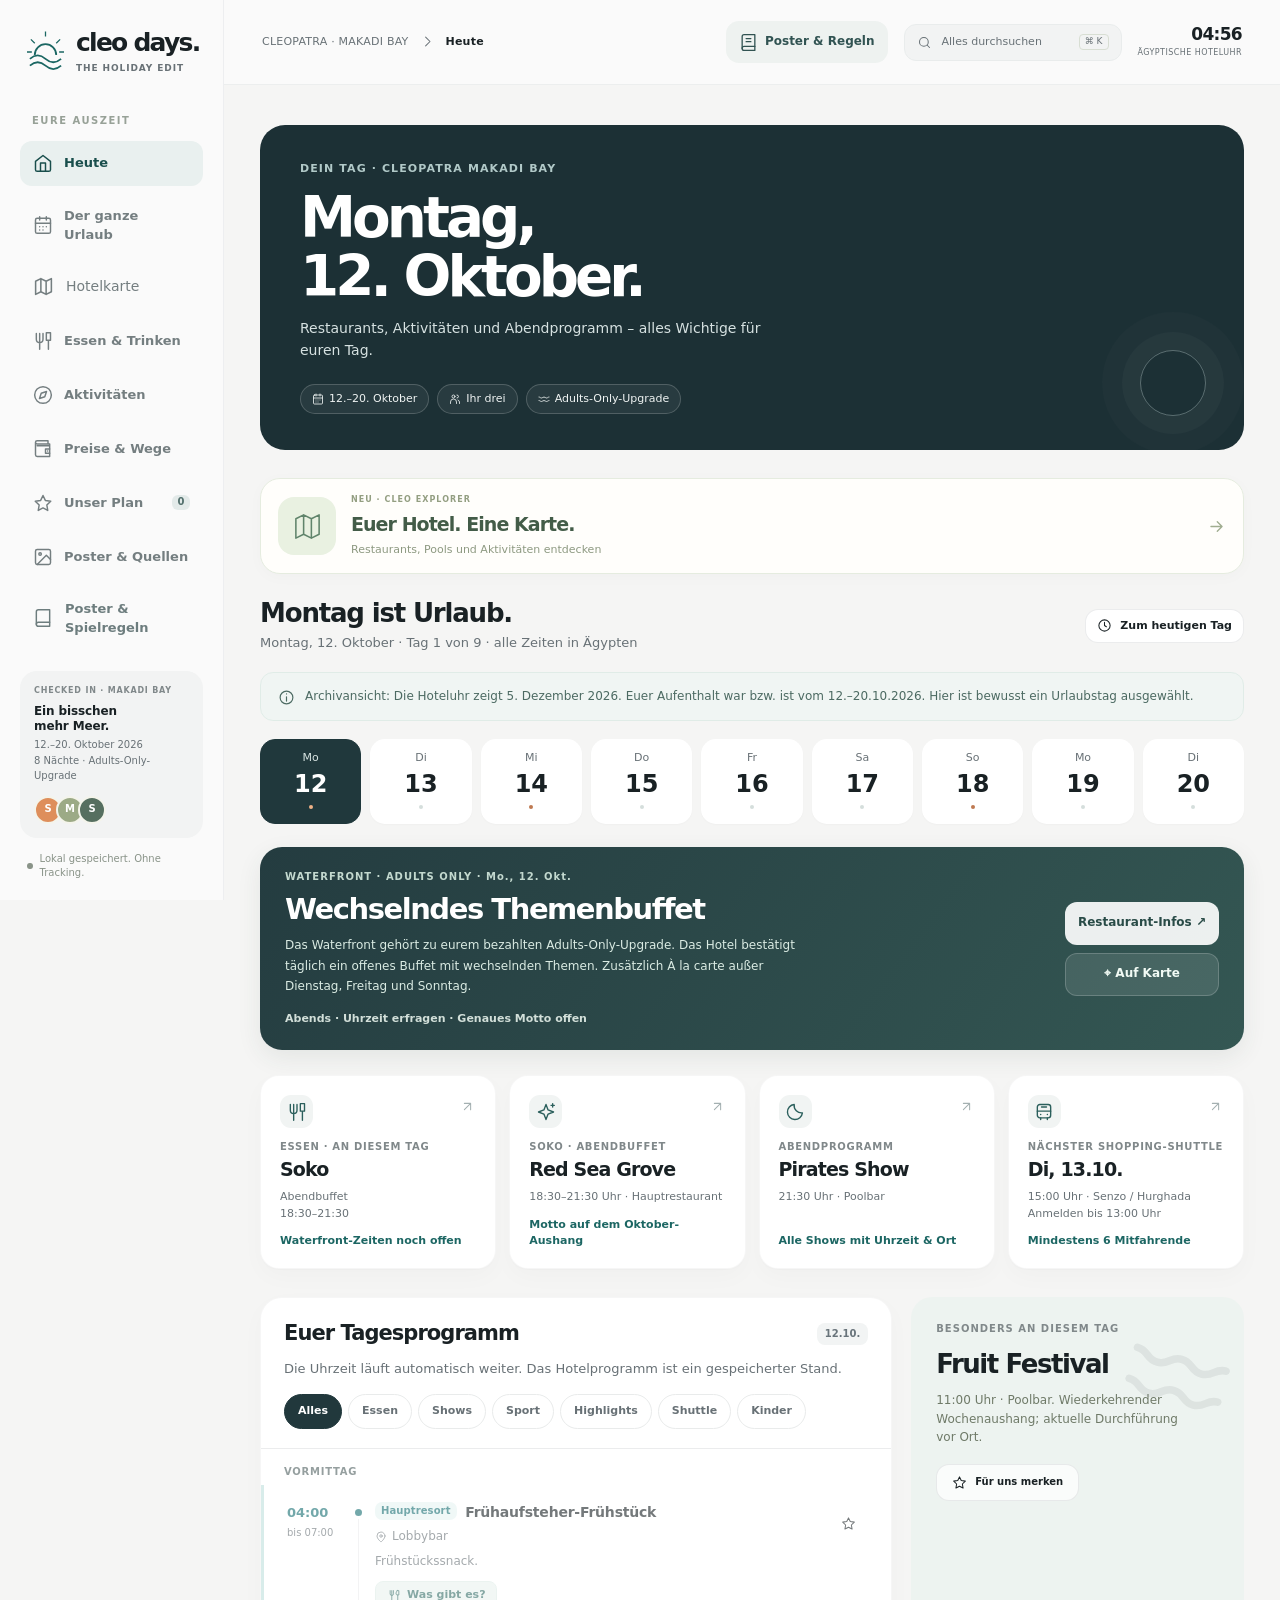
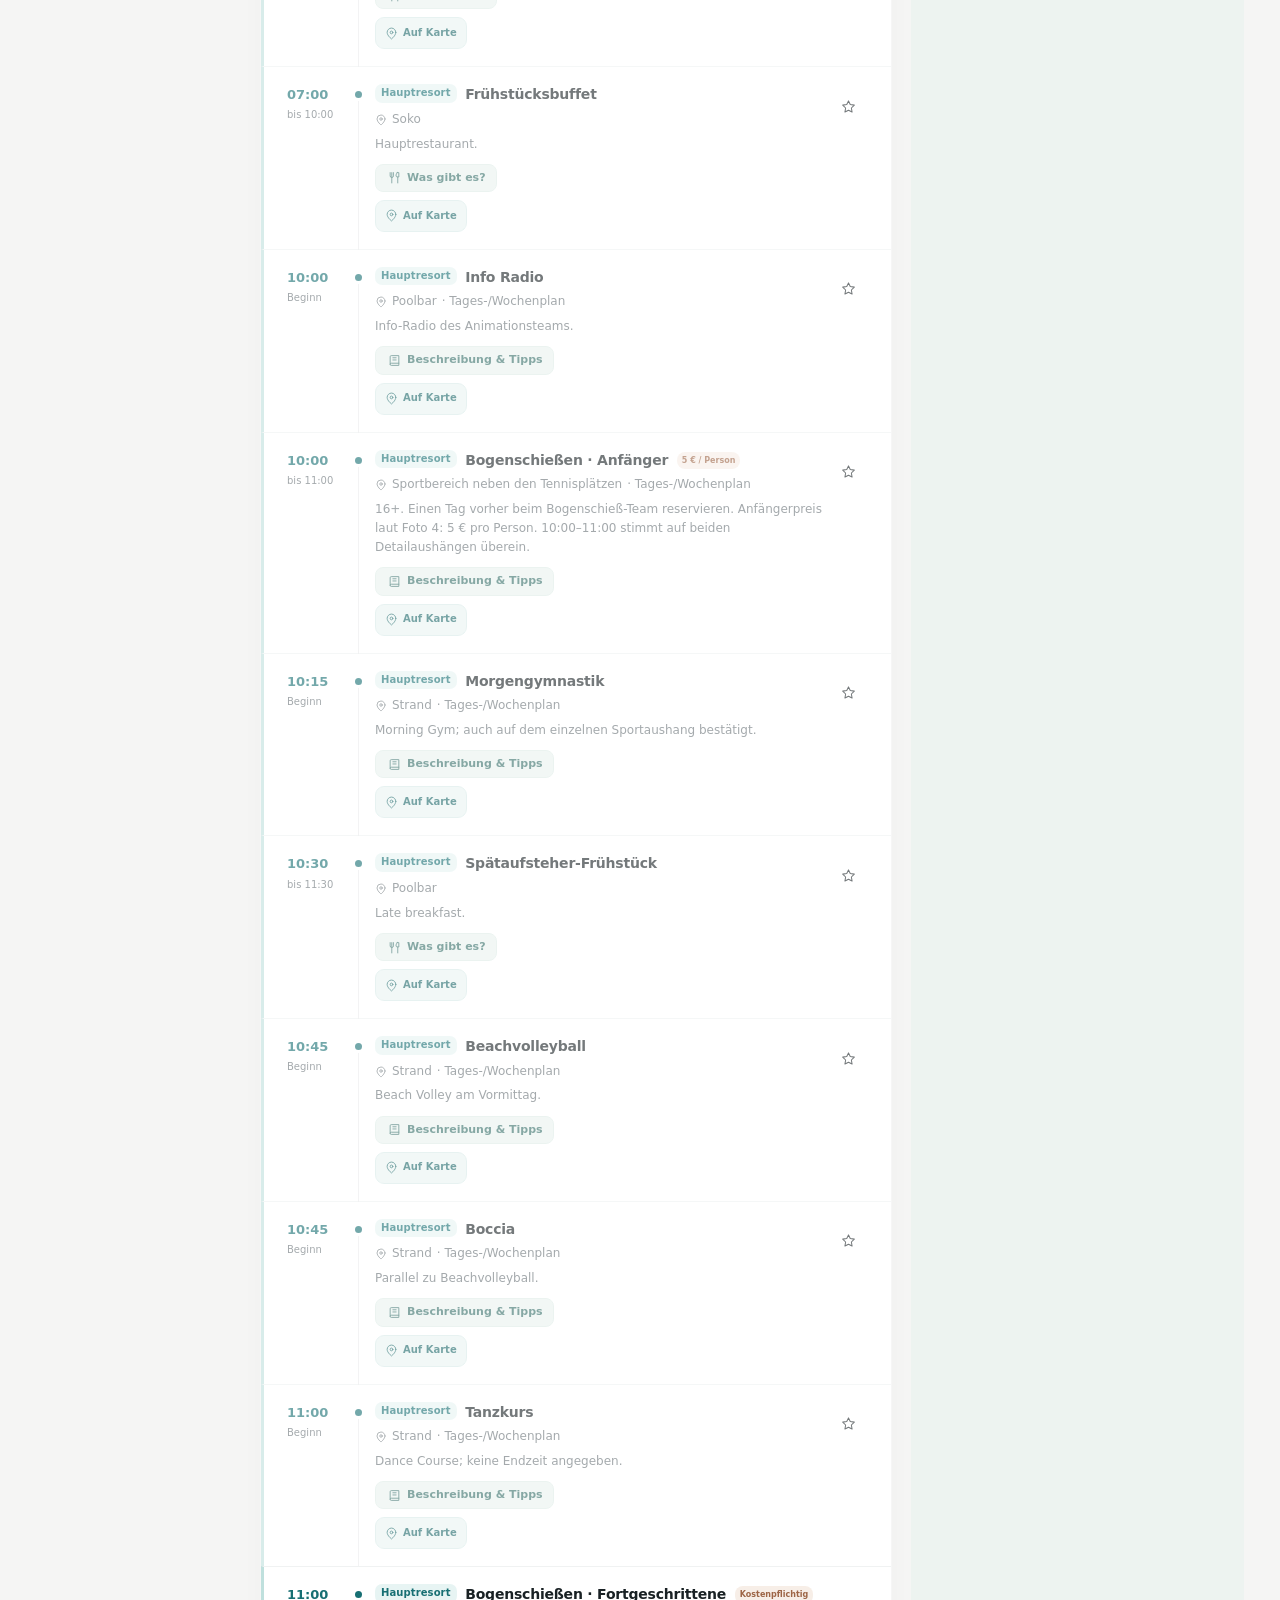
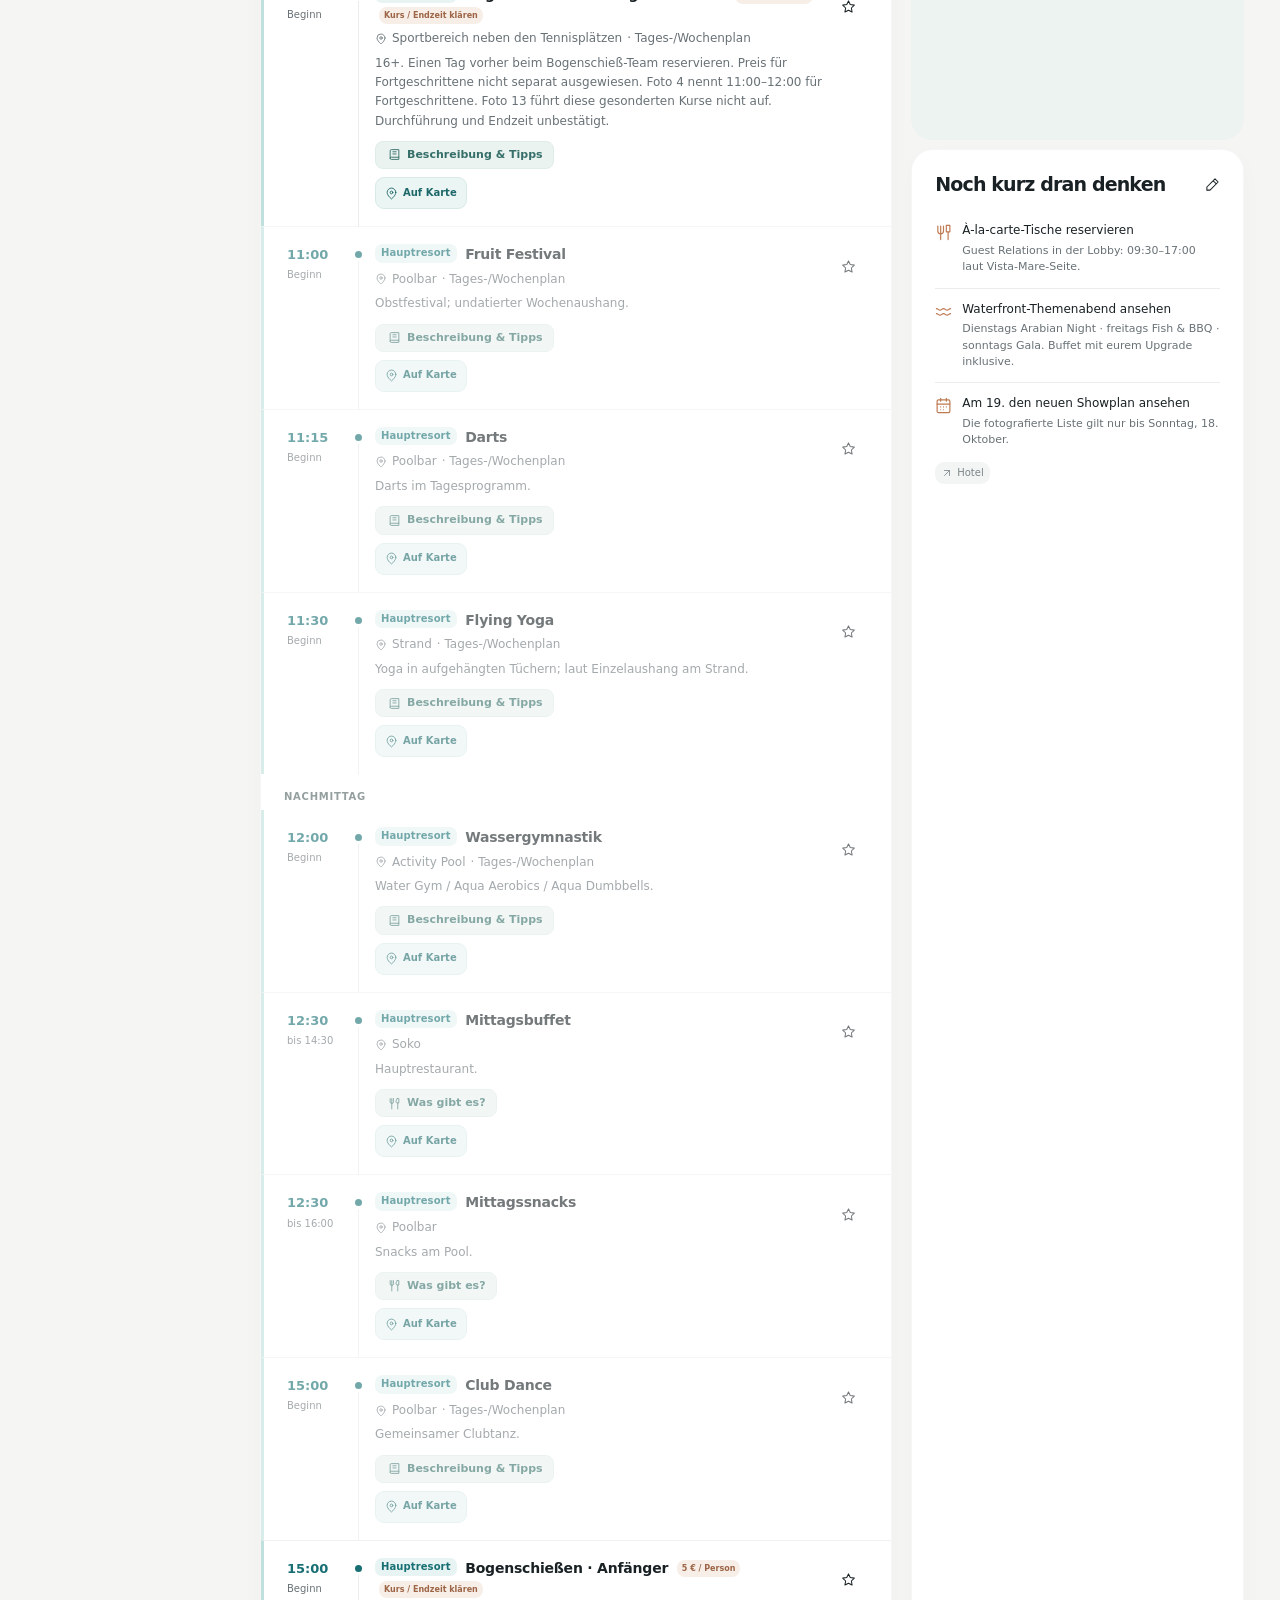
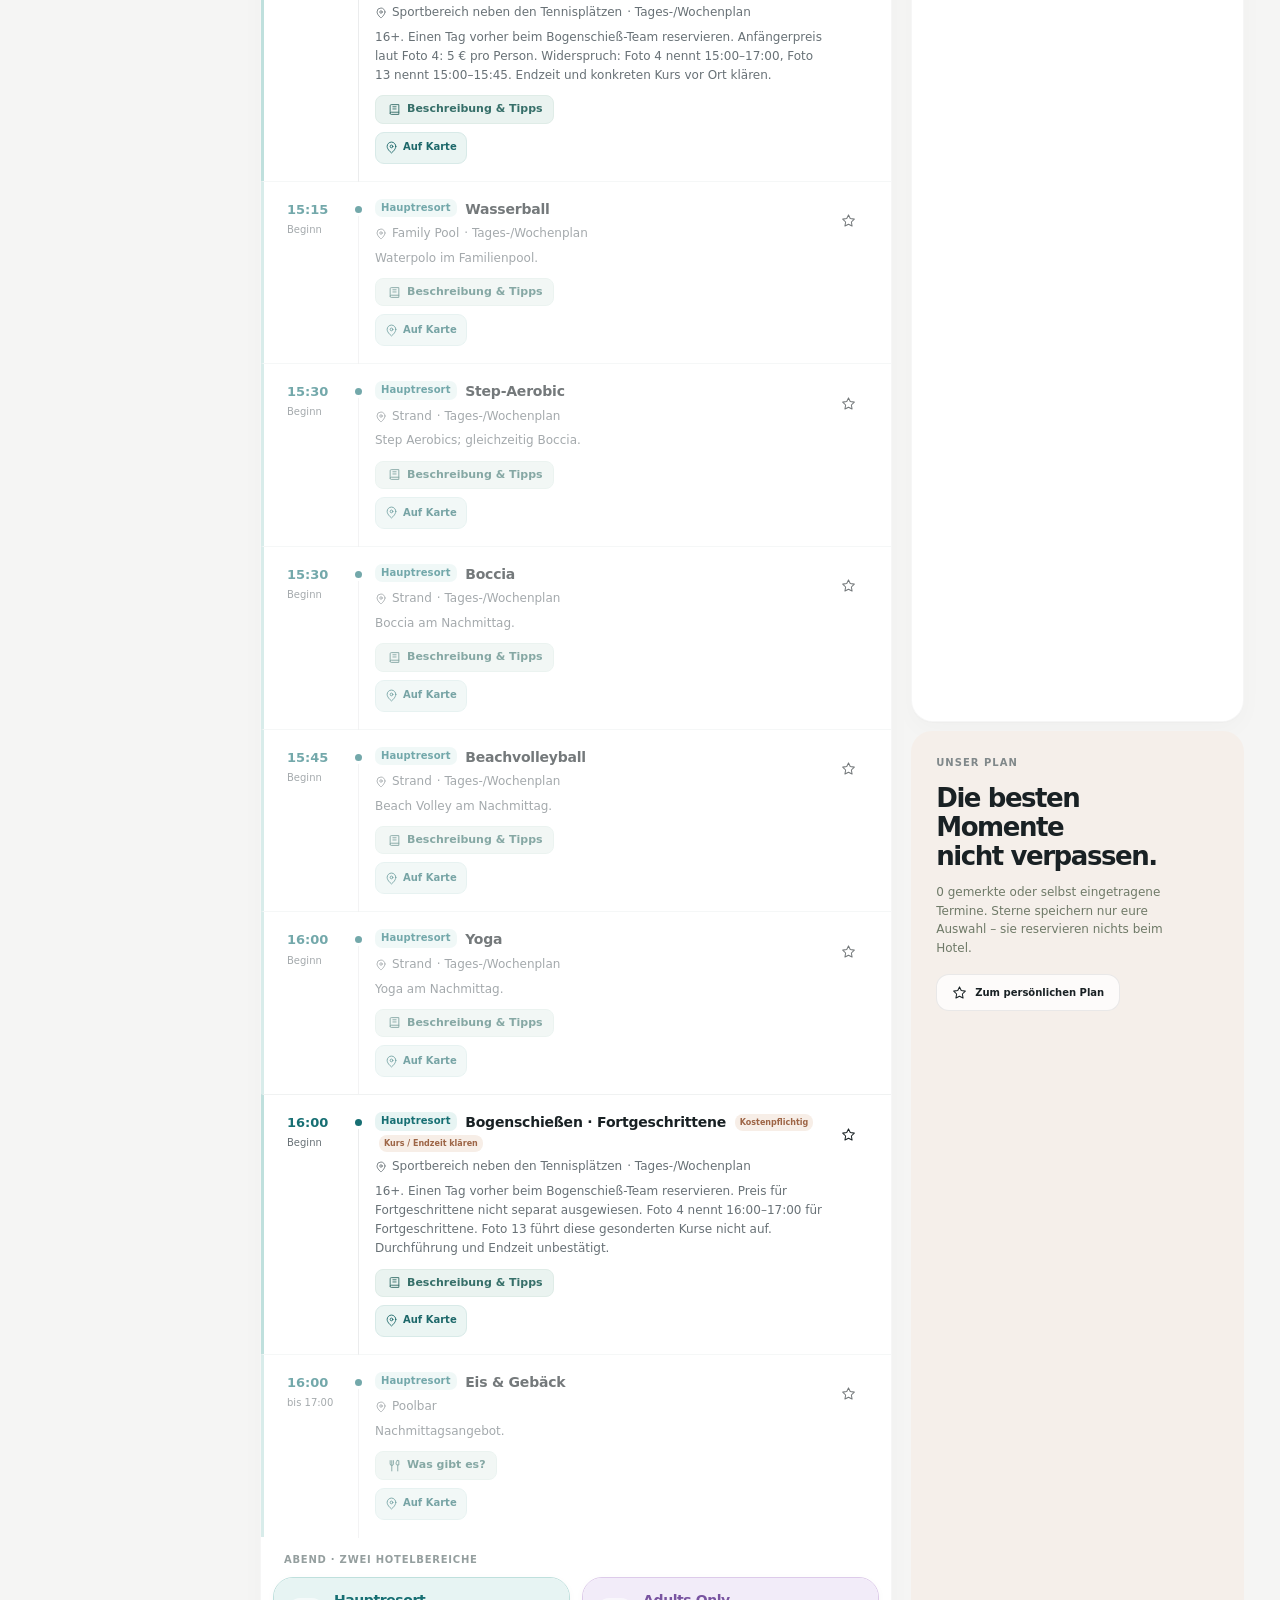
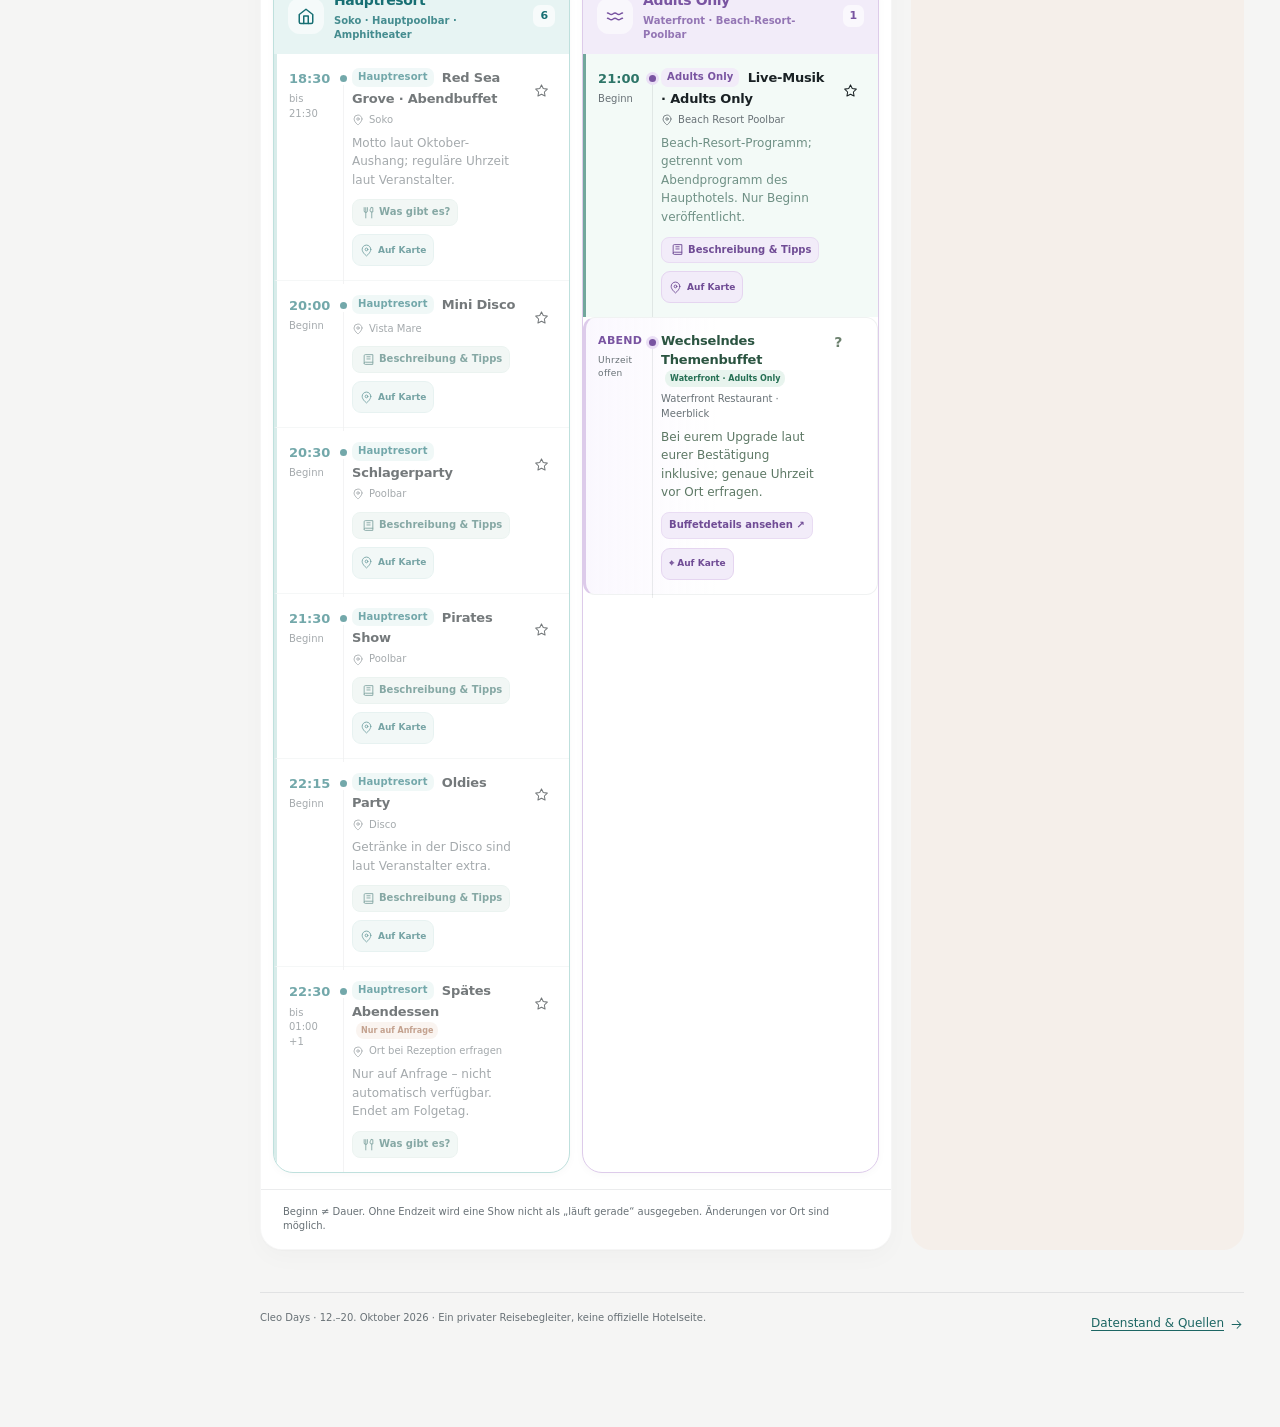
<file: index.html>
<!doctype html>
<html lang="de">
<head>
<meta charset="utf-8"><meta name="viewport" content="width=device-width,initial-scale=1,viewport-fit=cover">
<meta name="theme-color" content="#1c3035"><meta name="robots" content="noindex,nofollow">
<meta name="description" content="Unser Cleopatra-Urlaub: Tagesprogramm, Restaurants, Shows, Aktivitäten und interaktive Hotelkarte. 12.–20. Oktober 2026.">
<title>Cleo Days — Euer Urlaub am Roten Meer</title>
<link rel="icon" href="data:image/svg+xml,%3Csvg xmlns='http://www.w3.org/2000/svg' viewBox='0 0 64 64'%3E%3Crect width='64' height='64' rx='18' fill='%23163e3b'/%3E%3Ccircle cx='32' cy='25' r='11' fill='%23efb17d'/%3E%3Cpath d='M12 43Q22 34 32 43T52 43M12 51Q22 42 32 51T52 51' fill='none' stroke='%23f7f4ed' stroke-width='3'/%3E%3C/svg%3E">
<style>
:root{--bg:#f5f3ed;--panel:#fffefb;--ink:#183935;--muted:#71807a;--line:#e4e7df;--green:#1c5149;--soft:#e9f0e8;--orange:#df7f51;--peach:#f7e5d8;--gold:#d2ac70;--shadow:0 10px 38px #173c3510;--radius:22px;--rail:224px;--sans:Inter,ui-sans-serif,system-ui,-apple-system,BlinkMacSystemFont,"Segoe UI",sans-serif}
*{box-sizing:border-box}html{scroll-behavior:smooth}body{margin:0;font-family:var(--sans);background:var(--bg);color:var(--ink);font-size:14px;line-height:1.5}button,input,textarea,select{font:inherit}button,a,input,select,textarea{-webkit-tap-highlight-color:transparent}button{cursor:pointer}button:disabled{cursor:not-allowed;opacity:.5}a{color:inherit}button:focus-visible,a:focus-visible,input:focus-visible,textarea:focus-visible,select:focus-visible{outline:3px solid var(--orange);outline-offset:3px}button{color:inherit}button svg,a svg{pointer-events:none}.icon{width:20px;height:20px;fill:none;stroke:currentColor;stroke-width:1.65;stroke-linecap:round;stroke-linejoin:round;flex-shrink:0;vertical-align:middle}.small-icon{width:15px;height:15px}svg.sprites{position:absolute;width:0;height:0;overflow:hidden}h1,h2,h3,h4,p{margin:0}h1,h2,h3,h4{line-height:1.2;letter-spacing:-.03em}h1{font-size:36px;font-weight:570}h2{font-size:23px;font-weight:610}h3{font-size:18px;font-weight:620}h4{font-size:15px}p{line-height:1.65}.muted{color:var(--muted)}.tiny{font-size:11px}.small{font-size:12px}.eyebrow{text-transform:uppercase;letter-spacing:.14em;font-size:10px;font-weight:750;color:var(--muted)}.flex{display:flex;align-items:center;gap:10px}.between{display:flex;align-items:center;justify-content:space-between;gap:14px}.wrap{flex-wrap:wrap}.stack{display:grid;gap:16px}.mt{margin-top:22px}.mt-sm{margin-top:12px}.section-head{display:flex;align-items:flex-end;justify-content:space-between;gap:16px;margin:30px 0 15px}.section-head h2{margin-bottom:5px}.section-head p{color:var(--muted);font-size:12px}.panel{background:var(--panel);border:1px solid var(--line);border-radius:var(--radius);padding:23px;min-width:0}.btn{border:1px solid var(--line);background:var(--panel);padding:10px 15px;border-radius:11px;font-weight:620;display:inline-flex;gap:8px;align-items:center;justify-content:center;font-size:12px;text-decoration:none;transition:background .2s,transform .2s;min-height:42px}.btn:hover{background:var(--soft);transform:translateY(-1px)}.btn.primary{background:var(--green);color:#fff;border-color:var(--green)}.btn.primary:hover{background:#153f39}.btn.soft{background:var(--soft);border-color:transparent}.btn.orange{background:var(--orange);color:white;border-color:transparent}.btn.ghost{background:transparent;border-color:transparent}.btn.small-btn{min-height:34px;padding:7px 11px;font-size:11px}.iconbtn{width:40px;height:40px;display:inline-grid;place-items:center;border:1px solid var(--line);border-radius:12px;background:var(--panel);flex-shrink:0}.iconbtn:hover{background:var(--soft)}.iconbtn.active{background:var(--peach);border-color:#e9c9ae;color:#a44f2b}.iconbtn.active svg{fill:currentColor}.linkbtn{border:0;background:none;color:var(--green);font-size:12px;padding:4px 0;text-decoration:underline;text-underline-offset:3px;display:inline-flex;align-items:center;gap:5px}.tag{font-size:10px;line-height:1.4;padding:4px 8px;border-radius:6px;display:inline-flex;gap:5px;align-items:center;font-weight:650;background:var(--soft);color:var(--green);white-space:normal}.tag.orange{background:var(--peach);color:#9d502e}.tag.neutral{background:#f0f1eb;color:#72796d}.tag.purple{background:#efebf5;color:#705c84}.tag.blue{background:#e7eef4;color:#486b81}.dot{width:6px;height:6px;border-radius:50%;background:currentColor;display:inline-block}.tag.live .dot{animation:pulse 2s infinite}.notice{padding:14px 17px;border-radius:13px;font-size:12px;line-height:1.6;background:#f5e9da;border:1px solid #ead7bd;color:#7c5836;display:flex;gap:10px;align-items:flex-start}.notice.info{background:#eaf0eb;border-color:#d8e4db;color:#436250}.notice .icon{width:17px;height:17px;margin-top:2px}.source-row{display:flex;flex-wrap:wrap;gap:5px;margin-top:13px}.source-chip{font-size:10px;border:1px solid var(--line);color:var(--muted);background:transparent;border-radius:6px;padding:4px 7px;text-decoration:none;display:inline-flex;align-items:center;gap:4px}.source-chip:hover{color:var(--green);border-color:var(--green)}.source-chip svg{width:12px;height:12px}.price{font-size:28px;letter-spacing:-.045em;font-weight:620}.field{display:grid;gap:6px}.field label{font-size:12px;font-weight:600}.field input,.field textarea,.field select{width:100%;border:1px solid var(--line);background:var(--panel);color:var(--ink);border-radius:10px;padding:11px 12px;min-width:0}.field textarea{min-height:105px;resize:vertical}.empty{padding:35px 22px;border:1px dashed #cfd8cd;border-radius:16px;text-align:center;color:var(--muted);font-size:13px}.empty svg{width:30px;height:30px;margin-bottom:10px}.two-col{display:grid;grid-template-columns:1fr 1fr;gap:18px}.three-col{display:grid;grid-template-columns:repeat(3,minmax(0,1fr));gap:18px}.wide-layout{display:grid;grid-template-columns:minmax(0,1.9fr) minmax(285px,1fr);gap:22px}.page-intro{margin:6px 0 25px}.page-intro h1{margin:5px 0 10px}.page-intro p{color:var(--muted);max-width:720px}.hide{display:none!important}hr{border:0;border-top:1px solid var(--line);margin:20px 0}
/* Shell */
.sidebar{width:var(--rail);height:100dvh;position:fixed;inset:0 auto 0 0;background:#f9f8f3;border-right:1px solid var(--line);padding:29px 20px 20px;display:flex;flex-direction:column;z-index:30}.brand{display:flex;align-items:center;gap:11px;text-decoration:none;margin:0 0 36px 6px}.brand-mark{width:39px;height:44px;position:relative;color:var(--green)}.brand-mark svg{width:39px;height:44px}.brand-name{font-size:25px;letter-spacing:-.075em;font-weight:740;line-height:1.1}.brand-sub{font-size:8px;letter-spacing:.21em;margin-top:5px;color:var(--muted);font-weight:650}.rail-label{font-size:9px;letter-spacing:.15em;font-weight:700;color:#97a197;margin:0 12px 12px}.nav{display:grid;gap:5px}.nav-item{background:transparent;border:0;text-align:left;display:flex;align-items:center;gap:11px;padding:12px 13px;border-radius:12px;width:100%;font-size:12px;color:#6c7b72;font-weight:550;position:relative}.nav-item:hover{background:#eeeee6}.nav-item.active{background:var(--green);color:white;box-shadow:0 6px 16px #254c3d1a}.nav-count{margin-left:auto;min-width:18px;text-align:center;font-size:10px;border-radius:5px;background:#ffffff22;padding:0 4px}.rail-bottom{margin-top:auto;padding-top:22px}.trip-mini{border:1px solid var(--line);border-radius:15px;padding:14px;background:#f2f3e9}.trip-mini .eyebrow{font-size:8px}.trip-mini h4{font-size:12px;margin:8px 0 4px;letter-spacing:-.01em}.trip-mini p{font-size:10px}.avatars{display:flex;margin-top:12px}.avatar{width:28px;height:28px;display:grid;place-items:center;border-radius:50%;background:#de8e5b;color:white;border:2px solid #f4f4eb;font-size:10px;font-weight:700}.avatar+.avatar{margin-left:-6px}.avatar:nth-child(2){background:#9caa86}.avatar:nth-child(3){background:#566f60}.rail-foot{display:flex;align-items:center;gap:7px;color:#899388;font-size:9px;margin:14px 7px}.app{margin-left:var(--rail);min-height:100vh}.topbar{height:85px;display:flex;align-items:center;justify-content:space-between;padding:0 38px;gap:20px;border-bottom:1px solid var(--line);background:#f5f3edec;position:relative;z-index:20}.breadcrumbs{display:flex;align-items:center;gap:11px;color:var(--muted);font-size:11px}.breadcrumbs b{color:var(--ink);font-weight:560}.top-actions{display:flex;gap:16px;align-items:center}.search-trigger{background:#eeeee7;border:1px solid #e6e7df;border-radius:10px;display:flex;align-items:center;gap:10px;color:var(--muted);padding:8px 12px;font-size:11px;width:218px;min-height:37px}.search-trigger .key{margin-left:auto;border:1px solid #d8ded3;padding:0 5px;font-size:9px;border-radius:4px}.clock-top{font-variant-numeric:tabular-nums;display:grid;text-align:right}.clock-top strong{font-size:16px;line-height:1.1;font-weight:580;letter-spacing:.02em}.clock-top small{font-size:8px;letter-spacing:.09em;color:var(--muted);margin-top:3px}.main{max-width:1510px;margin:auto;padding:30px 38px 75px}.mobile-brand,.mobile-nav,.mobile-menu-btn{display:none}.page{animation:appear .25s ease}.footer{display:flex;justify-content:space-between;gap:15px;margin-top:42px;padding-top:18px;border-top:1px solid var(--line);font-size:10px;color:var(--muted)}
/* Hero and dashboard */
.hero{border-radius:25px;background:#193f3c;min-height:247px;color:#fff;position:relative;overflow:hidden;display:grid;grid-template-columns:1.2fr 1fr;margin-bottom:25px;border:1px solid #2f5951}.hero-content{position:relative;z-index:2;padding:30px 32px}.hero .eyebrow{color:#acc6b8;font-size:9px}.hero h1{font-size:46px;line-height:1.05;letter-spacing:-.045em;font-weight:440;margin:16px 0 13px}.hero h1 em{font-family:Georgia,serif;font-weight:400;color:#f0c49e}.hero p{font-size:12px;color:#bdd0c6;max-width:380px}.hero-pills{display:flex;gap:8px;flex-wrap:wrap;margin-top:20px}.hero-pills span{font-size:9px;border:1px solid #71968755;border-radius:20px;padding:5px 9px;color:#d2dfd4;display:inline-flex;align-items:center;gap:5px}.hero-pills .icon{width:12px;height:12px}.hero-art{position:absolute;right:0;top:0;width:52%;height:100%;overflow:hidden;background:linear-gradient(135deg,#284e4311,#1d514a66)}.hero-art svg{position:absolute;inset:0;width:100%;height:100%}.hero-art .sun{animation:float 8s ease-in-out infinite;transform-origin:center}.hero-coordinates{position:absolute;bottom:23px;right:27px;letter-spacing:.13em;font-size:9px;color:#bdd0c5;z-index:2;writing-mode:vertical-rl}.welcome-line{margin-bottom:18px}.welcome-line h2{font-size:24px;font-weight:600}.welcome-line p{font-size:12px;color:var(--muted);margin-top:4px}.live-date{font-size:11px;color:var(--muted);display:inline-flex;align-items:center;gap:6px}.date-strip{display:grid;grid-template-columns:repeat(9,minmax(0,1fr));gap:8px;margin:19px 0 23px}.day-pill{display:flex;flex-direction:column;align-items:center;gap:3px;border:1px solid var(--line);background:var(--panel);border-radius:13px;padding:10px 3px;position:relative;min-height:84px}.day-pill small{font-size:10px;color:var(--muted)}.day-pill strong{font-size:22px;font-weight:550;line-height:1.3}.day-pill .day-mark{width:4px;height:4px;border-radius:50%;background:#c5cfc0;margin-top:2px}.day-pill.special .day-mark{background:var(--orange)}.day-pill.active{background:var(--green);border-color:var(--green);color:#fff;box-shadow:0 7px 14px #1f4b3320}.day-pill.active small{color:#c0d4c5}.day-pill.active .day-mark{background:#efb287}.day-pill.is-today:not(.active){border-color:var(--green)}.stat-grid{display:grid;grid-template-columns:repeat(4,minmax(0,1fr));gap:13px;margin-bottom:28px}.stat{padding:18px;background:var(--panel);border:1px solid var(--line);border-radius:17px;position:relative;min-height:165px;display:flex;flex-direction:column}.stat-icon{width:33px;height:33px;border-radius:10px;display:grid;place-items:center;background:var(--soft);margin-bottom:12px}.stat:nth-child(2) .stat-icon{background:var(--peach);color:#ab633b}.stat:nth-child(3) .stat-icon{background:#ede8f0;color:#7b6080}.stat:nth-child(4) .stat-icon{background:#ecebdc;color:#8a8559}.stat h3{font-size:16px;line-height:1.25;margin:3px 0 6px}.stat p{font-size:10px;color:var(--muted);line-height:1.6}.stat .eyebrow{font-size:8px}.stat .arrow-corner{position:absolute;right:14px;top:18px;color:#9aa397;border:0;background:transparent}.stat-bottom{margin-top:auto;padding-top:10px;font-size:10px;font-weight:620;color:var(--green)}.agenda-head{padding:23px 22px 18px;border-bottom:1px solid var(--line)}.agenda.panel{padding:0;overflow:hidden}.filter-row{display:flex;gap:6px;overflow:auto;scrollbar-width:none;margin-top:16px;padding-bottom:2px}.filter{border:1px solid var(--line);background:transparent;color:var(--muted);font-size:10px;font-weight:600;padding:6px 10px;border-radius:20px;white-space:nowrap;min-height:32px}.filter.active{background:var(--ink);color:#fff;border-color:var(--ink)}.agenda-label{padding:13px 22px 4px;color:#92a092;letter-spacing:.14em;font-size:8px;font-weight:750}.event{display:grid;grid-template-columns:52px 10px minmax(0,1fr) 33px;gap:11px;padding:15px 22px;position:relative;align-items:start}.event+.event{border-top:1px solid #f0f0e9}.event-time{font-size:13px;font-weight:630;font-variant-numeric:tabular-nums;padding-top:1px}.event-time small{display:block;font-size:9px;font-weight:450;color:var(--muted);margin-top:4px}.event-line{position:relative;height:100%;min-height:40px;padding-top:7px}.event-line:after{content:"";position:absolute;left:3px;top:17px;bottom:-18px;width:1px;background:var(--line)}.event-line:before{content:"";display:block;width:7px;height:7px;border-radius:50%;background:#9bb597;position:relative;z-index:1}.event.food .event-line:before{background:#d69870}.event.show .event-line:before,.event.party .event-line:before{background:#9a86a0}.event.transfer .event-line:before{background:#849eab}.event-title{font-size:13px;font-weight:650;line-height:1.4;letter-spacing:-.015em}.event-info{font-size:10px;color:var(--muted);display:flex;align-items:center;gap:5px;margin-top:5px;flex-wrap:wrap}.event-info .icon{width:12px;height:12px}.event-note{font-size:10px;color:var(--muted);line-height:1.6;margin-top:6px}.event .source-row{margin-top:7px}.event .source-chip{font-size:8px;padding:2px 5px}.event .save{width:31px;height:31px;border-radius:9px}.event .save svg{width:15px;height:15px}.event.past{opacity:.6}.event.live{background:#eff5ec}.event.live .event-line:before{box-shadow:0 0 0 4px #739b5725;background:#63824d}.event .tag{font-size:8px;padding:3px 5px;margin-left:4px;vertical-align:middle}.agenda-end{padding:15px 22px;border-top:1px solid var(--line);color:var(--muted);font-size:10px}.side-feature{border-radius:20px;padding:25px;overflow:hidden;position:relative;background:#e7eddf;border:1px solid #dbe2d5}.side-feature.orange-feature{background:#f5e4d6;border-color:#ecd6c5}.side-feature h3{font-size:25px;font-weight:490;line-height:1.12;max-width:230px;margin:13px 0 12px}.side-feature h3 em{font-family:Georgia,serif;color:#537448;font-weight:400}.side-feature p{font-size:11px;color:#6f7a68;max-width:250px}.side-feature .feature-symbol{position:absolute;right:12px;top:25px;opacity:.12;transform:rotate(15deg)}.side-feature .feature-symbol .icon{width:110px;height:110px}.side-feature .btn{margin-top:17px;background:#ffffffbb;font-size:10px;min-height:35px}.quick-list{display:grid;gap:0;margin-top:15px}.quick-item{display:flex;gap:10px;align-items:flex-start;padding:12px 0;border-bottom:1px solid var(--line);font-size:11px}.quick-item:last-child{border-bottom:0;padding-bottom:0}.quick-item .icon{width:17px;height:17px;color:var(--orange);margin-top:2px}.quick-item small{display:block;font-size:10px;color:var(--muted);margin-top:3px}.progress{height:4px;background:#dfe4d8;border-radius:5px;overflow:hidden;margin-top:12px}.progress i{display:block;height:100%;background:var(--green);border-radius:5px}
/* Other views */
.journey-grid{display:grid;grid-template-columns:repeat(3,minmax(0,1fr));gap:17px}.journey-card{border:1px solid var(--line);background:var(--panel);border-radius:20px;padding:20px;display:flex;flex-direction:column;min-width:0}.journey-card.selected{border-color:var(--green)}.journey-card .day-number{font-size:31px;font-weight:500;letter-spacing:-.045em;line-height:1}.journey-card .day-name{font-size:10px;color:var(--muted);text-transform:uppercase;letter-spacing:.1em;margin-top:5px}.journey-card h3{font-size:17px;line-height:1.3;margin:20px 0 12px}.journey-summary{display:grid;gap:10px;margin:7px 0 18px;flex:1}.journey-summary p{font-size:11px;color:var(--muted);display:flex;align-items:flex-start;gap:7px;line-height:1.6}.journey-summary svg{width:14px;height:14px;flex-shrink:0;margin-top:2px}.restaurant-grid{display:grid;grid-template-columns:repeat(2,minmax(0,1fr));gap:18px}.restaurant{padding:0;overflow:hidden}.restaurant-top{padding:23px 24px 19px;background:#edf0e5;border-bottom:1px solid var(--line);display:flex;justify-content:space-between;gap:10px;align-items:flex-start;min-height:104px}.restaurant:nth-child(2) .restaurant-top{background:#deebe6}.restaurant:nth-child(3) .restaurant-top{background:#f4e5d9}.restaurant:nth-child(4) .restaurant-top{background:#e3ebed}.restaurant-top h3{font-size:23px;margin:6px 0 6px}.restaurant-top>.icon{width:38px;height:38px;opacity:.65}.restaurant-body{padding:20px 24px}.restaurant-body p{font-size:12px;color:var(--muted)}.time-line{display:flex;justify-content:space-between;gap:15px;font-size:12px;padding:10px 0;border-bottom:1px solid var(--line)}.time-line:last-of-type{border-bottom:0}.time-line strong{font-variant-numeric:tabular-nums;font-weight:600}.table-wrap{overflow:auto;border:1px solid var(--line);border-radius:15px;background:var(--panel);width:100%}table{border-collapse:collapse;width:100%;font-size:12px;white-space:normal}thead{background:#eef1e9}th{padding:12px 16px;text-align:left;font-size:10px;font-weight:650;color:#71816f;white-space:nowrap}td{padding:13px 16px;border-top:1px solid var(--line);vertical-align:top}td:first-child{font-weight:550}.price-table th:not(:first-child),.price-table td:not(:first-child){text-align:right;white-space:nowrap}.price-table small{display:block;color:var(--muted);font-size:9px}.table-wrap .highlight{background:#f8e9dd}.table-wrap tr.today{background:#ebf1e5}.bar-grid{display:grid;grid-template-columns:repeat(3,minmax(0,1fr));gap:10px}.bar-item{background:var(--panel);border:1px solid var(--line);padding:16px;border-radius:13px}.bar-item strong{display:block;font-size:12px}.bar-item span{font-size:11px;color:var(--muted);display:block;margin-top:5px}.activity-card{display:flex;flex-direction:column;padding:22px;position:relative;overflow:hidden}.activity-art{height:91px;border-radius:12px;background:#e3ece5;display:flex;align-items:center;justify-content:center;margin-bottom:20px;position:relative;overflow:hidden}.activity-art:after{content:"";width:90px;height:90px;border:1px solid #729d7f55;position:absolute;border-radius:50%;left:30px;top:20px}.activity-art:before{content:"";width:150px;height:150px;border:1px solid #729d7f33;position:absolute;border-radius:50%;right:20px;top:-60px}.activity-art .icon{width:44px;height:44px;stroke-width:1;z-index:1}.activity-card:nth-child(2n) .activity-art{background:#f4e1d4;color:#ac7557}.activity-card:nth-child(3n) .activity-art{background:#e3eaf0;color:#597e92}.activity-card h3{font-size:21px;line-height:1.15;margin:8px 0 12px}.activity-card p{font-size:12px;color:var(--muted)}.activity-card .activity-tip{font-size:10px;margin-top:12px;padding:11px;background:#f4f4ec;border-radius:9px}.activity-card .cost{font-size:11px;font-weight:650;display:block;margin-top:14px}.activity-card .actions{display:flex;flex-wrap:wrap;gap:7px;margin-top:auto;padding-top:18px}.activity-card .source-row{margin-top:12px}.activity-card .eyebrow{font-size:8px}.detail-grid{display:grid;grid-template-columns:repeat(2,minmax(0,1fr));gap:17px}.detail-card h3{margin:10px 0 12px}.detail-card p{font-size:12px;color:var(--muted)}.detail-card .icon-big{width:36px;height:36px;background:var(--soft);border-radius:10px;display:grid;place-items:center}.destinations{display:grid;grid-template-columns:1fr 1fr;gap:6px;margin:15px 0}.destinations span{padding:7px 9px;background:#f0f2eb;border-radius:7px;font-size:11px;color:var(--muted)}.photo-grid{display:grid;grid-template-columns:repeat(4,minmax(0,1fr));gap:15px}.photo-card{border:1px solid var(--line);border-radius:16px;overflow:hidden;background:var(--panel);padding:0;text-align:left}.photo-card img{display:block;width:100%;height:188px;object-fit:cover;object-position:center}.photo-card div{padding:13px}.photo-card strong{font-size:11px;display:block}.photo-card small{font-size:10px;color:var(--muted);margin-top:5px;display:block}.transcript{border:1px solid var(--line);border-radius:14px;background:var(--panel);margin-bottom:10px;overflow:hidden}.transcript summary{padding:17px 19px;cursor:pointer;font-size:13px;font-weight:600}.transcript .inside{padding:0 19px 20px}.transcript pre{white-space:pre-wrap;font:12px/1.85 var(--sans);color:var(--muted);overflow-wrap:anywhere}.source-list{display:grid;grid-template-columns:1fr 1fr;gap:8px}.source-link{padding:13px 15px;border:1px solid var(--line);background:var(--panel);border-radius:10px;text-decoration:none;display:flex;align-items:center;justify-content:space-between;gap:10px;font-size:11px}.source-link:hover{border-color:var(--green)}.source-link small{display:block;color:var(--muted);font-size:9px;margin-top:3px;overflow-wrap:anywhere}.gaps-list{display:grid;gap:10px}.gap{font-size:12px;display:flex;gap:12px;line-height:1.7}.gap b{width:20px;flex-shrink:0;color:var(--orange);font-size:10px;margin-top:2px}.check-row{display:flex;align-items:flex-start;gap:11px;font-size:12px;padding:13px 0;border-bottom:1px solid var(--line)}.check-row:last-child{border:0}.check-row input{accent-color:var(--green);width:16px;height:16px;margin-top:2px;flex-shrink:0}.check-row.done span{text-decoration:line-through;color:var(--muted)}.check-row small{display:block;color:var(--muted);font-size:10px;margin-top:4px}.form-grid{display:grid;grid-template-columns:1fr 1fr;gap:13px}.form-grid .full{grid-column:1/-1}.plan-day{margin-top:24px}.plan-day h3{margin-bottom:13px;font-size:16px}.plan-day .panel{padding:0;overflow:hidden}.note-saved{font-size:9px;color:var(--muted);margin-top:7px}.image-dialog{width:min(970px,96vw);height:92dvh;max-height:92dvh;border:0;border-radius:18px;padding:0;background:#183632;color:#fff;overflow:hidden}.image-dialog::backdrop{background:#092721bf;backdrop-filter:blur(7px)}.image-toolbar{display:flex;align-items:center;justify-content:space-between;gap:10px;padding:13px 17px;border-bottom:1px solid #ffffff22}.image-toolbar strong{font-size:12px}.image-toolbar .iconbtn{background:#ffffff14;color:white;border-color:#ffffff22}.image-scroll{height:calc(100% - 69px);overflow:auto;padding:15px;text-align:center}.image-scroll img{max-width:100%;height:auto;max-height:100%;object-fit:contain;cursor:zoom-in}.image-scroll.zoom img{max-width:none;max-height:none;width:1400px;cursor:zoom-out}.search-dialog,.menu-dialog{border:1px solid var(--line);width:min(640px,94vw);border-radius:20px;padding:0;background:var(--bg);max-height:85dvh;overflow:auto;color:var(--ink)}.search-dialog::backdrop,.menu-dialog::backdrop{background:#132e2860;backdrop-filter:blur(5px)}.search-box{padding:18px;display:flex;align-items:center;gap:12px;border-bottom:1px solid var(--line);position:sticky;top:0;background:var(--bg);z-index:2}.search-box input{flex:1;min-width:0;border:0;background:none;outline:0;color:var(--ink);font-size:15px}.search-results{padding:14px;display:grid;gap:8px}.search-result{padding:13px 16px;border:1px solid var(--line);border-radius:12px;background:var(--panel);text-align:left;display:block;width:100%}.search-result strong{display:block;font-size:12px}.search-result small{font-size:10px;color:var(--muted)}.toast{position:fixed;bottom:27px;left:50%;transform:translate(-50%,20px);padding:12px 19px;background:var(--ink);color:#fff;border-radius:12px;font-size:12px;z-index:100;opacity:0;pointer-events:none;transition:.2s;max-width:90vw;box-shadow:0 8px 28px #0e282837}.toast.visible{opacity:1;transform:translate(-50%,0)}.menu-dialog{padding:20px}.menu-dialog .nav-item{margin-top:3px}.backtop{color:var(--muted);font-size:10px}.now-badge{display:inline-flex;align-items:center;gap:5px;color:var(--green);font-size:9px;font-weight:650}.now-badge i{background:var(--green);width:5px;height:5px;border-radius:50%;animation:pulse 2s infinite}.overview-mini{display:grid;grid-template-columns:repeat(3,1fr);gap:12px;margin-bottom:24px}.overview-mini .panel{padding:16px 20px}.overview-mini strong{font-size:25px;font-weight:550;display:block;margin:6px 0 0}.overview-mini small{font-size:10px;color:var(--muted)}.color-legend{display:flex;gap:10px;flex-wrap:wrap;margin-bottom:17px}
@keyframes appear{from{opacity:0;transform:translateY(5px)}to{opacity:1;transform:none}}@keyframes float{50%{transform:translateY(-6px)}}@keyframes pulse{50%{opacity:.4}}
@media(min-width:1650px){.main{padding:36px 55px 80px}.hero{min-height:285px}.hero h1{font-size:55px}.hero-content{padding:34px 38px}.stat{min-height:175px}}
@media(max-width:1230px){:root{--rail:198px}.sidebar{padding:27px 14px 17px}.main{padding:25px 25px 70px}.topbar{padding:0 25px}.stat-grid{gap:10px}.stat{padding:15px}.stat h3{font-size:14px}.wide-layout{grid-template-columns:minmax(0,1.65fr) minmax(250px,1fr);gap:17px}.journey-grid{grid-template-columns:repeat(2,minmax(0,1fr))}.three-col{grid-template-columns:repeat(2,minmax(0,1fr))}.photo-grid{grid-template-columns:repeat(3,minmax(0,1fr))}.hero h1{font-size:43px}}
@media(max-width:1020px){:root{--rail:78px}.sidebar{padding:24px 10px}.brand{margin:0 auto 33px;justify-content:center}.brand-name,.brand-sub,.rail-label,.nav-item>span,.rail-bottom,.nav-count{display:none}.nav-item{justify-content:center;padding:14px}.brand-mark{width:39px}.hero h1{font-size:43px}.search-trigger{width:175px}.nav-item{font-size:0}.wide-layout{grid-template-columns:minmax(0,1.55fr) minmax(250px,1fr)}}
@media(max-width:780px){:root{--rail:0px}.sidebar{display:none}.topbar{height:72px;padding:0 19px;position:sticky;top:0;backdrop-filter:blur(12px)}.breadcrumbs{display:none}.mobile-brand{display:flex;align-items:center;gap:8px;font-size:21px;font-weight:750;letter-spacing:-.065em}.mobile-brand svg{width:27px;height:32px}.mobile-brand small{font-size:7px;display:block;letter-spacing:.12em;color:var(--muted);font-weight:650}.top-actions{gap:10px}.search-trigger{width:36px;height:36px;justify-content:center;padding:0;border-radius:10px}.search-trigger span{display:none}.clock-top strong{font-size:15px}.clock-top small{font-size:7px}.main{padding:22px 19px 100px}.hero{min-height:220px;grid-template-columns:1fr;margin-bottom:22px;border-radius:20px}.hero-content{padding:24px}.hero h1{font-size:41px;margin:16px 0 12px}.hero p{max-width:245px;font-size:11px}.hero .eyebrow{font-size:8px}.hero-art{width:60%;opacity:.7;right:-35px}.hero-coordinates{font-size:7px;right:16px;bottom:19px}.hero-pills{margin-top:16px;gap:5px}.hero-pills span{font-size:8px}.hero-pills .icon{width:10px;height:10px}.welcome-line{align-items:flex-end}.welcome-line h2{font-size:22px}.welcome-line .live-date{font-size:9px}.welcome-line p{font-size:10px}.date-strip{display:flex;gap:7px;overflow:auto;margin:15px -19px 20px;padding:0 19px 6px;scrollbar-width:none}.day-pill{min-width:57px;padding:9px 6px;min-height:79px;flex:1}.day-pill strong{font-size:21px}.day-pill small{font-size:9px}.stat-grid{grid-template-columns:1fr 1fr;gap:10px;margin-bottom:22px}.stat{min-height:158px;padding:16px}.stat h3{font-size:16px}.stat p{font-size:10px}.stat-icon{width:31px;height:31px;margin-bottom:10px}.stat .eyebrow{font-size:8px}.stat-bottom{font-size:9px}.wide-layout{grid-template-columns:1fr;gap:19px}.dashboard-side{display:grid;grid-template-columns:1fr 1fr;gap:15px}.dashboard-side>.panel{grid-column:1/-1}.side-feature{padding:20px}.side-feature h3{font-size:23px}.side-feature p{font-size:10px}.section-head{margin-top:25px}.section-head h2{font-size:21px}.two-col,.restaurant-grid,.detail-grid{grid-template-columns:1fr}.page-intro h1{font-size:30px}.page-intro p{font-size:12px}.journey-grid{grid-template-columns:1fr 1fr;gap:12px}.journey-card{padding:17px}.journey-card h3{font-size:16px}.three-col{gap:13px}.activity-card{padding:17px}.activity-card h3{font-size:18px}.activity-card p{font-size:11px}.photo-grid{grid-template-columns:repeat(2,minmax(0,1fr));gap:12px}.photo-card img{height:210px}.bar-grid{grid-template-columns:repeat(2,minmax(0,1fr))}.source-list{grid-template-columns:1fr}.mobile-nav{display:grid;grid-template-columns:repeat(5,1fr);position:fixed;bottom:0;left:0;right:0;background:#fafbf6f5;border-top:1px solid var(--line);padding:8px 6px calc(7px + env(safe-area-inset-bottom));z-index:45;backdrop-filter:blur(16px);box-shadow:0 -8px 25px #1b362706}.mobile-nav button{background:none;border:0;display:flex;flex-direction:column;align-items:center;gap:4px;color:var(--muted);font-size:8px;min-height:44px;padding:4px;border-radius:9px}.mobile-nav button svg{width:20px;height:20px}.mobile-nav button.active{color:var(--green);background:var(--soft)}.toast{bottom:88px}.footer{font-size:9px;flex-direction:column;gap:9px}.overview-mini{gap:9px}.overview-mini .panel{padding:14px}.overview-mini strong{font-size:23px}.overview-mini .eyebrow{font-size:8px}.agenda-head{padding:20px 18px 16px}.event{padding:15px 18px;gap:8px;grid-template-columns:47px 9px minmax(0,1fr) 30px}.event-title{font-size:12px}.event-note{font-size:10px}.section-head .btn{font-size:10px}.page-intro .eyebrow{font-size:9px}}
@media(max-width:440px){.main{padding-left:15px;padding-right:15px}.topbar{padding:0 15px}.date-strip{margin-left:-15px;margin-right:-15px;padding-left:15px;padding-right:15px}.hero-content{padding:23px 21px}.hero h1{font-size:39px}.hero p{max-width:213px}.hero-art{right:-57px;width:67%}.hero .eyebrow{font-size:7px}.hero-pills span:last-child{display:none}.welcome-line .btn{padding:6px 10px;font-size:10px;min-height:33px}.journey-grid{grid-template-columns:1fr}.three-col{grid-template-columns:1fr}.activity-card{padding:20px}.activity-art{height:105px}.dashboard-side{grid-template-columns:1fr}.dashboard-side>.panel{grid-column:auto}.side-feature{padding:23px}.side-feature h3{max-width:240px}.side-feature p{max-width:280px}.form-grid{grid-template-columns:1fr}.form-grid .full{grid-column:auto}.price-table{font-size:10px}.price-table td,.price-table th{padding:11px 9px}.price-table td:first-child{min-width:126px}.photo-card img{height:175px}.notice{font-size:11px}.panel{padding:20px}.restaurant.panel{padding:0}.agenda.panel{padding:0}.plan-day .panel{padding:0}.overview-mini{grid-template-columns:1fr 1fr}.overview-mini .panel:last-child{grid-column:1/-1;display:flex;align-items:center;gap:15px}.overview-mini .panel:last-child strong{margin:0}.destinations{grid-template-columns:1fr}.image-toolbar strong{font-size:10px}.image-toolbar .iconbtn{width:33px;height:33px}.image-scroll{padding:6px}.search-box{padding:13px}.stat{padding:14px}.stat h3{font-size:15px}.stat .eyebrow{font-size:7px}.stat p{font-size:9px}}
@media(prefers-reduced-motion:reduce){*,*:before,*:after{animation:none!important;transition:none!important;scroll-behavior:auto!important}}
@media print{.sidebar,.topbar,.mobile-nav,.btn,.iconbtn,.filter-row,.source-chip,.footer,.hero-art,.date-strip,.toast{display:none!important}.app{margin:0}.main{padding:0;max-width:none}.panel,.journey-card,.activity-card{break-inside:avoid;box-shadow:none}.hero{background:white;color:black;min-height:auto;border:1px solid #ddd}.hero h1 em,.hero p,.hero .eyebrow{color:black}.hero-content{padding:20px}.wide-layout{grid-template-columns:1fr}.event.past{opacity:1}body{background:white;font-size:11px}.stat-grid{grid-template-columns:repeat(4,1fr)}.page{animation:none}}

/* Version 2: transparent coverage and denser reference data. */
.audit-banner{margin:20px 0 8px;padding:16px 20px;background:#edf1e8;border:1px solid #d6dfcd;border-radius:18px;display:flex;align-items:center;justify-content:space-between;gap:12px}
.audit-banner>div{display:flex;align-items:center;gap:12px}.audit-banner small{display:block;color:var(--muted);font-size:11px;margin-top:4px}.audit-banner b{font-size:13px}.audit-banner>.btn{white-space:nowrap}
.audit-list{display:grid;gap:12px;margin-top:18px}.audit-row{display:grid;grid-template-columns:34px minmax(0,1fr);gap:14px}.audit-row h3{font-size:16px}.audit-number{font-size:16px;color:var(--muted);font-variant-numeric:tabular-nums}.audit-row .source-row{margin-top:9px}.detail-card .price{font-size:24px}.detail-card .price .small{display:block;font-weight:400;margin-top:3px}.source-row{flex-wrap:wrap}.detail-card{min-width:0}.detail-card p{overflow-wrap:anywhere}.table-wrap{max-width:100%;overflow-x:auto}.transcript pre{overflow-wrap:anywhere;white-space:pre-wrap}
@media(max-width:600px){.audit-banner{align-items:flex-start;flex-direction:column;padding:15px}.audit-banner>.btn{align-self:flex-start}.audit-row{grid-template-columns:24px minmax(0,1fr);gap:8px;padding:16px}.audit-row h3{font-size:15px}.audit-row .between{gap:8px}.detail-card .price{font-size:23px}.source-chip{max-width:100%;overflow:hidden;text-overflow:ellipsis}.notice>span{min-width:0;overflow-wrap:anywhere}}

</style>
<link rel="stylesheet" href="./native.css?v=cleo-20dd91eeb2c0"><link rel="manifest" href="./manifest.webmanifest"><meta name="mobile-web-app-capable" content="yes"><meta name="apple-mobile-web-app-capable" content="yes">
<link rel="stylesheet" href="./resort.css?v=cleo-20dd91eeb2c0">

<link rel="stylesheet" href="./dining-program.css?v=cleo-20dd91eeb2c0">
<meta name="cleo-app-version" content="cleo-20dd91eeb2c0">
<link rel="stylesheet" href="./gps.css?v=cleo-20dd91eeb2c0">
</head>
<body>
<svg xmlns="http://www.w3.org/2000/svg" class="sprites" aria-hidden="true"><defs>
<symbol id="i-home" viewBox="0 0 24 24"><path d="m3 10 9-7 9 7v10a1 1 0 0 1-1 1h-5v-7H9v7H4a1 1 0 0 1-1-1z"/></symbol>
<symbol id="i-calendar" viewBox="0 0 24 24"><rect x="3" y="5" width="18" height="16" rx="3"/><path d="M7 3v4m10-4v4M3 11h18m-14 4h2m3 0h2m3 0h1m-11 3h2m3 0h2"/></symbol>
<symbol id="i-fork" viewBox="0 0 24 24"><path d="M5 3v6m3-6v6m3-6v6M5 7h6v2a3 3 0 0 1-6 0m3 3v9m11 0V3c-3 2-4 5-4 9h4"/></symbol>
<symbol id="i-compass" viewBox="0 0 24 24"><circle cx="12" cy="12" r="9"/><path d="m16 8-3 5-5 3 3-5z"/></symbol>
<symbol id="i-wallet" viewBox="0 0 24 24"><path d="M20 8V6H5a2 2 0 0 1 0-4h13v4M3 4v15a2 2 0 0 0 2 2h15V8H5"/><path d="M20 12h-5v5h5m-2.5-2.5h.1"/></symbol>
<symbol id="i-star" viewBox="0 0 24 24"><path d="m12 3 2.8 5.9 6.5.9-4.7 4.6 1.1 6.5-5.7-3-5.7 3 1.1-6.5L2.7 9.8l6.5-.9z"/></symbol>
<symbol id="i-photo" viewBox="0 0 24 24"><rect x="3" y="3" width="18" height="18" rx="3"/><circle cx="8" cy="8" r="1.5"/><path d="m21 16-6-6L4 21"/></symbol>
<symbol id="i-search" viewBox="0 0 24 24"><circle cx="10.5" cy="10.5" r="6.5"/><path d="m16 16 5 5"/></symbol>
<symbol id="i-chevron" viewBox="0 0 24 24"><path d="m9 5 7 7-7 7"/></symbol>
<symbol id="i-arrow" viewBox="0 0 24 24"><path d="M5 12h14m-6-6 6 6-6 6"/></symbol>
<symbol id="i-up-right" viewBox="0 0 24 24"><path d="M6 18 18 6M7 6h11v11"/></symbol>
<symbol id="i-clock" viewBox="0 0 24 24"><circle cx="12" cy="12" r="9"/><path d="M12 7v5l3 2"/></symbol>
<symbol id="i-pin" viewBox="0 0 24 24"><path d="M20 10c0 6-8 12-8 12S4 16 4 10a8 8 0 1 1 16 0"/><circle cx="12" cy="10" r="2.5"/></symbol>
<symbol id="i-waves" viewBox="0 0 24 24"><path d="M2 7q3-4 6 0t6 0 6 0m-18 5q3-4 6 0t6 0 6 0m-18 5q3-4 6 0t6 0 6 0"/></symbol>
<symbol id="i-moon" viewBox="0 0 24 24"><path d="M20.9 13A9 9 0 0 1 11 3a9 9 0 1 0 9.9 10Z"/></symbol>
<symbol id="i-sun" viewBox="0 0 24 24"><circle cx="12" cy="12" r="4"/><path d="M12 2v2m0 16v2M2 12h2m16 0h2M5 5l1.5 1.5m11 11L19 19M5 19l1.5-1.5m11-11L19 5"/></symbol>
<symbol id="i-sparkles" viewBox="0 0 24 24"><path d="m12 3 2.5 6.5L21 12l-6.5 2.5L12 21l-2.5-6.5L3 12l6.5-2.5zM20 2v4m-2-2h4"/></symbol>
<symbol id="i-bus" viewBox="0 0 24 24"><rect x="4" y="3" width="16" height="16" rx="3"/><path d="M4 11h16M8 19v2m8-2v2M8 15h.1M16 15h.1M9 6h6"/></symbol>
<symbol id="i-users" viewBox="0 0 24 24"><circle cx="9" cy="7" r="3"/><path d="M3 21v-3a6 6 0 0 1 12 0v3m1-17a3 3 0 0 1 0 6m2 4a5 5 0 0 1 3 4v3"/></symbol>
<symbol id="i-check" viewBox="0 0 24 24"><path d="m5 12 4 4L19 6"/></symbol>
<symbol id="i-close" viewBox="0 0 24 24"><path d="m6 6 12 12M6 18 18 6"/></symbol>
<symbol id="i-info" viewBox="0 0 24 24"><circle cx="12" cy="12" r="9"/><path d="M12 11v6m0-10h.1"/></symbol>
<symbol id="i-download" viewBox="0 0 24 24"><path d="M12 3v12m-5-5 5 5 5-5M4 15v6h16v-6"/></symbol>
<symbol id="i-plus" viewBox="0 0 24 24"><path d="M12 5v14M5 12h14"/></symbol>
<symbol id="i-leaf" viewBox="0 0 24 24"><path d="M20 3c-7 0-15 1-15 9a7 7 0 0 0 7 7c8 0 8-9 8-16ZM3 22 16 9"/></symbol>
<symbol id="i-fish" viewBox="0 0 24 24"><path d="M21 12C15 3 7 6 4 12c3 6 11 9 17 0ZM4 12 1 8v8zm8-6 3-3v4m-3 11 3 3v-4"/><path d="M17 11h.1"/></symbol>
<symbol id="i-bag" viewBox="0 0 24 24"><path d="M5 7h14l2 14H3zM8 9V6a4 4 0 0 1 8 0v3"/></symbol>
<symbol id="i-target" viewBox="0 0 24 24"><circle cx="12" cy="12" r="9"/><circle cx="12" cy="12" r="5"/><circle cx="12" cy="12" r="1"/></symbol>
<symbol id="i-racket" viewBox="0 0 24 24"><ellipse cx="15" cy="8" rx="6" ry="7" transform="rotate(35 15 8)"/><path d="m10 14-8 8m5-9 5 4m0-13 7 8m-9-4 9-1"/></symbol>
<symbol id="i-menu" viewBox="0 0 24 24"><path d="M4 6h16M4 12h16M4 18h16"/></symbol>
<symbol id="i-phone" viewBox="0 0 24 24"><path d="m4 3 4 1 2 5-3 2c2 3 3 4 6 6l2-3 5 2 1 4c-1 4-8 1-13-4S0 4 4 3Z"/></symbol>
<symbol id="i-edit" viewBox="0 0 24 24"><path d="m16 3 5 5L8 21H3v-5zM13 6l5 5"/></symbol>
<symbol id="i-upload" viewBox="0 0 24 24"><path d="M12 16V3M7 8l5-5 5 5M4 16v5h16v-5"/></symbol>
<symbol id="i-trash" viewBox="0 0 24 24"><path d="M3 6h18M5 6l1 15h12l1-15M9 6V3h6v3M9 10v7m6-7v7"/></symbol>
<symbol id="i-brand" viewBox="0 0 40 44"><path d="M9 25a11 11 0 1 1 22 0" fill="none" stroke="currentColor" stroke-width="1.8"/><path d="M4 29q8-7 16 0t16 0M4 36q8-7 16 0t16 0" fill="none" stroke="currentColor" stroke-width="1.8"/><path d="M20 1v5M5 9l4 4m22 0 4-4M1 22h5m28 0h5" fill="none" stroke="currentColor" stroke-width="1.3"/></symbol>
</defs></svg>
<aside class="sidebar" aria-label="Hauptnavigation">
<a href="#today" class="brand" data-nav="today"><span class="brand-mark"><svg><use href="#i-brand"/></svg></span><div><div class="brand-name">cleo days.</div><div class="brand-sub">THE HOLIDAY EDIT</div></div></a>
<div class="rail-label">EURE AUSZEIT</div><nav class="nav" id="desktopNav"></nav>
<div class="rail-bottom"><div class="trip-mini"><div class="eyebrow">CHECKED IN · MAKADI BAY</div><h4>Ein bisschen mehr Meer.</h4><p class="muted">12.–20. Oktober 2026<br>8 Nächte · Adults-Only-Upgrade</p><div class="avatars" aria-label="3 Reisende"><span class="avatar">S</span><span class="avatar">M</span><span class="avatar">S</span></div></div><div class="rail-foot"><span class="dot"></span> Lokal gespeichert. Ohne Tracking.</div></div>
</aside>
<div class="app"><header class="topbar"><div class="breadcrumbs"><span>CLEOPATRA · MAKADI BAY</span><svg class="icon small-icon"><use href="#i-chevron"/></svg><b id="breadcrumb">Heute</b></div><div class="mobile-brand"><svg><use href="#i-brand"/></svg><div>cleo days.<small>UNSER CLEOPATRA-URLAUB</small></div></div><div class="top-actions"><button class="search-trigger" data-action="search" aria-label="Alle Hotelinfos durchsuchen"><svg class="icon small-icon"><use href="#i-search"/></svg><span>Alles durchsuchen</span><span class="key">⌘ K</span></button><div class="clock-top"><strong id="hotelClock">--:--</strong><small>ÄGYPTISCHE HOTELUHR</small></div></div></header><main id="main" class="main" tabindex="-1"></main></div>
<nav class="mobile-nav" id="mobileNav" aria-label="Mobile Navigation"></nav>
<dialog id="eventPosterDialog" class="event-poster-dialog" aria-label="Aktivitätsposter">
<div class="event-poster-dialog-bar"><span><b>cleo days.</b><small>Poster & Tipps</small></span><button type="button" data-event-close="1" aria-label="Poster schließen">Schließen ✕</button></div>
<iframe id="eventPosterFrame" title="Aktivitätsposter und Regeln" loading="lazy"></iframe>
</dialog>
<dialog id="imageDialog" class="image-dialog" aria-label="Originalfoto"><div class="image-toolbar"><strong id="imageTitle">Hotelaushang</strong><div class="flex"><button class="iconbtn" data-action="zoom" aria-label="Vergrößern"><svg class="icon"><use href="#i-search"/></svg></button><button class="iconbtn" data-action="close-image" aria-label="Foto schließen"><svg class="icon"><use href="#i-close"/></svg></button></div></div><div class="image-scroll" id="imageScroll"><img id="fullImage" alt="Originalfoto der Hotel-Informationstafel"></div></dialog>
<dialog id="searchDialog" class="search-dialog" aria-label="Hotelinfos durchsuchen"><div class="search-box"><svg class="icon"><use href="#i-search"/></svg><input id="globalSearch" type="search" placeholder="Show, Essen, Preis, Ort …" autocomplete="off" aria-label="Suchbegriff"><button class="iconbtn" data-action="close-search" aria-label="Suche schließen"><svg class="icon"><use href="#i-close"/></svg></button></div><div id="searchResults" class="search-results"></div></dialog>
<dialog id="menuDialog" class="menu-dialog" aria-label="Alle Bereiche"><div class="between"><h3>Euer Urlaub, auf einen Blick.</h3><button class="iconbtn" data-action="close-menu" aria-label="Menü schließen"><svg class="icon"><use href="#i-close"/></svg></button></div><div id="moreMenu" class="mt-sm"></div></dialog>
<input id="importFile" type="file" accept="application/json,.json" hidden><div id="toast" class="toast" role="status" aria-live="polite"></div>
<noscript><div style="padding:30px;margin-left:20px">Diese interaktive Seite benötigt JavaScript. Die vollständige Textabschrift liegt im Pages-Paket in HOTELINFOS.md.</div></noscript>
<script id="cleoData" type="application/json">{"version":"2.0.0","updated":"2026-10-13","trip":{"start":"2026-10-12","end":"2026-10-20","nights":8,"people":3,"timezone":"Africa/Cairo","hotel":"Cleopatra Luxury Resort Makadi Bay","upgrade":"Adults-Only-Zimmer, vor Ort bezahlt; Leistungsumfang noch nicht schriftlich belegt"},"sources":{"p1":{"title":"Foto 1 · Gebäck & Kleiderspenden","file":"1000074220.jpg","kind":"photo","id":"p1","checked":"2026-10-12","image":"./1000074220.jpg"},"p2":{"title":"Foto 2 · Soko-Buffets im Oktober","file":"1000074219.jpg","kind":"photo","id":"p2","checked":"2026-10-12","image":"./1000074219.jpg"},"p3":{"title":"Foto 3 · Tennispreise & Cleo Travel","file":"1000074218.jpg","kind":"photo","id":"p3","checked":"2026-10-12","image":"./1000074218.jpg"},"p4":{"title":"Foto 4 · Bogenschießen, Padel & Schwimmen","file":"1000074217.jpg","kind":"photo","id":"p4","checked":"2026-10-12","image":"./1000074217.jpg"},"p5":{"title":"Foto 5 · Abendprogramm 12.–18.10.2026","file":"1000074216.jpg","kind":"photo","id":"p5","checked":"2026-10-12","image":"./1000074216.jpg"},"p6":{"title":"Foto 6 · Tägliche Aktivitäten & Wochenhighlights","file":"1000074214.jpg","kind":"photo","id":"p6","checked":"2026-10-12","image":"./1000074214.jpg"},"p7":{"title":"Foto 7 · Yoga, Aqua Gym & Strandpartys","file":"1000074215.jpg","kind":"photo","id":"p7","checked":"2026-10-12","image":"./1000074215.jpg"},"p8":{"id":"p8","title":"Foto 8 · Arabian Night & angeschnittene Dinner-Angebote","kind":"photo","file":"1000074230.jpg","checked":"2026-10-12","image":"./1000074230.jpg"},"p9":{"id":"p9","title":"Foto 9 · Sunball-Tabelle & romantischer Strandzelt-Tag","kind":"photo","file":"1000074227.jpg","checked":"2026-10-12","image":"./1000074227.jpg"},"p10":{"id":"p10","title":"Foto 10 · Jumbo-Shrimps, BBQ & mehrsprachige Dinner-Menüs","kind":"photo","file":"1000074229.jpg","checked":"2026-10-12","image":"./1000074229.jpg"},"p11":{"id":"p11","title":"Foto 11 · Schwimmen, Taxi-Preistafel & Shuttle","kind":"photo","file":"1000074226.jpg","checked":"2026-10-12","image":"./1000074226.jpg"},"p12":{"id":"p12","title":"Foto 12 · Dienstags-BBQ, Lobster & Dinner-Menüpreise","kind":"photo","file":"1000074228.jpg","checked":"2026-10-12","image":"./1000074228.jpg"},"p13":{"id":"p13","title":"Foto 13 · Zweiter Bogenschieß-Aushang & Feedback","kind":"photo","file":"1000074225.jpg","checked":"2026-10-12","image":"./1000074225.jpg"},"p14":{"id":"p14","title":"Foto 14 · Gesamtansicht Sport, Ausflüge & Strandzelt","kind":"photo","file":"1000074224.jpg","checked":"2026-10-12","image":"./1000074224.jpg"},"slr":{"title":"Schauinsland · All Inclusive & reguläre Essenszeiten","url":"https://www.schauinsland-reisen.de/hotel/93124-cleopatra-luxury-resort-makadi-bay","kind":"web","id":"slr","checked":"2026-10-12"},"soko":{"title":"Hotel · Soko Main Restaurant","url":"https://www.cleopatraluxuryhotels.com/hotel/cleopatra-luxury-resort-makadi-bay/dining/soko-main-restaurant/","kind":"web","id":"soko","checked":"2026-10-12"},"water":{"title":"Hotel · Waterfront (Adults Only)","url":"https://www.cleopatraluxuryhotels.com/hotel/cleopatra-luxury-resort-makadi-bay-adults-only/dining/waterfront-restaurant/","kind":"web","id":"water","checked":"2026-10-12"},"vista":{"title":"Hotel · Vista Mare & Reservierung","url":"https://www.cleopatraluxuryhotels.com/hotel/cleopatra-luxury-resort-makadi-bay/dining/vista-mare-restaurant/","kind":"web","id":"vista","checked":"2026-10-12"},"pool":{"title":"Hotel · Pool Restaurant & Bar","url":"https://www.cleopatraluxuryhotels.com/hotel/cleopatra-luxury-resort-makadi-bay/dining/pool-restaurant-bar/","kind":"web","id":"pool","checked":"2026-10-12"},"dress":{"title":"Hotel · Gastronomie & Dresscode","url":"https://www.cleopatraluxuryhotels.com/hotel/cleopatra-luxury-resort-makadi-bay/dining/","kind":"web","id":"dress","checked":"2026-10-12"},"beach":{"title":"Hotel · Strand & Wassersport","url":"https://www.cleopatraluxuryhotels.com/hotel/cleopatra-luxury-resort-makadi-bay/activities/beach/","kind":"web","id":"beach","checked":"2026-10-12"},"spa":{"title":"Hotel · Wellness & Spa","url":"https://www.cleopatraluxuryhotels.com/hotel/cleopatra-luxury-resort-makadi-bay/wellness-spa/","kind":"web","id":"spa","checked":"2026-10-12"},"adults":{"title":"Hotel · Adults-Only-Zimmer & Roomservice","url":"https://www.cleopatraluxuryhotels.com/hotel/cleopatra-luxury-resort-makadi-bay/accommodation/beach-resort-adults-only/","kind":"web","id":"adults","checked":"2026-10-12"},"divers":{"title":"Extra Divers · Basis direkt am Cleopatra","url":"https://extradivers-worldwide.com/en/destinations/egypt/extra-divers-makadi-bay/","kind":"web","id":"divers","checked":"2026-10-12"},"aqua":{"title":"Grand Aquarium · Öffnung & Fütterungszeiten","url":"https://hurghadaaquarium.com/","kind":"web","id":"aqua","checked":"2026-10-12"},"aquaticket":{"title":"Grand Aquarium · Tickets & Transfer","url":"https://hurghadaaquarium.com/reservation.html","kind":"web","id":"aquaticket","checked":"2026-10-12"},"shark":{"title":"Grand Aquarium · Shark Dive (kein Käfigangebot)","url":"https://hurghadaaquarium.com/dive-with-shark.html","kind":"web","id":"shark","checked":"2026-10-12"},"senzo":{"title":"Senzo Mall · Offizielle Website","url":"https://senzomall.com/","kind":"web","id":"senzo","checked":"2026-10-12"},"pages":{"title":"Cloudflare · Pages Direct Upload","url":"https://developers.cloudflare.com/pages/get-started/direct-upload/","kind":"web","id":"pages","checked":"2026-10-12"},"diversprice":{"id":"diversprice","title":"Extra Divers · offizielle Preisliste Januar 2026 (PDF)","kind":"web","url":"https://extradivers-worldwide.com/wp-content/uploads/2026/01/Makadi-Pricelist-engl.-01-26.pdf","checked":"2026-10-12"},"museum":{"id":"museum","title":"Ägyptisches Antikenministerium · Hurghada Museum","kind":"web","url":"https://egymonuments.gov.eg/en/museums/hurghada-museum","checked":"2026-10-12"},"jaz":{"id":"jaz","title":"JAZ · Makadi Water World, Souq & Golf","kind":"web","url":"https://www.jazhotels.com/destinations/makadi-bay","checked":"2026-10-12"},"privateboat":{"id":"privateboat","title":"Hotel · Private Boote mit Crew","kind":"web","url":"https://www.cleopatraluxuryhotels.com/hotel/cleopatra-luxury-resort-makadi-bay/activities/private-boats/","checked":"2026-10-12"},"tennisofficial":{"id":"tennisofficial","title":"Hotel · Tennisplätze & Flutlicht","kind":"web","url":"https://www.cleopatraluxuryhotels.com/hotel/cleopatra-luxury-resort-makadi-bay/activities/tennis/","checked":"2026-10-12"},"waterHotelMgmt":{"id":"waterHotelMgmt","kind":"web","title":"Hotelmanagement · Waterfront-Themenbuffets, Mai 2026","url":"https://www.holidaycheck.de/had/antworten-cleopatra-luxury-beach-resort-makadi-bay-adults-only/9c59f168-1c6c-44b8-a716-89bc5514f9f3","checked":"2026-10-13"},"waterSeptember":{"id":"waterSeptember","kind":"web","title":"Hotelmanagement · Waterfront-Wochenprogramm, September 2026","url":"https://www.holidaycheck.de/ha/fragen-cleopatra-luxury-beach-resort-makadi-bay-adults-only/2a32543d-6ecc-4ceb-a52e-b200e623580d","checked":"2026-10-13"},"adultsSLR":{"id":"adultsSLR","kind":"web","title":"Schauinsland · Adults-Only-All-Inclusive & Arabian Night","url":"https://www.schauinsland-reisen.de/hotel/227727-cleopatra-luxury-beach-resort-makadi-bay-adults-only","checked":"2026-10-13"},"beachEveningOct13":{"id":"beachEveningOct13","kind":"note","title":"Neuer Hotel-Aushang · Beach Resort Adults Only · Abendprogramm 12.–18.10.2026 · von euch am 13.10. fotografiert","checked":"2026-10-13","description":"Beach Resort Evening Entertainment, 12.10.2026–18.10.2026"}},"dinner":{"2026-10-01":"Indian & Chinese","2026-10-02":"Oriental Festival","2026-10-03":"Trinity","2026-10-04":"Blue Night in Paris","2026-10-05":"Red Sea Grove","2026-10-06":"Mediterranean","2026-10-07":"Gala","2026-10-08":"Manhattan Grill","2026-10-09":"Oriental Festival","2026-10-10":"Venetian Carnival","2026-10-11":"Spanish & Mexican","2026-10-12":"Red Sea Grove","2026-10-13":"Caribbean","2026-10-14":"Gala","2026-10-15":"Indian & Chinese","2026-10-16":"Oriental Festival","2026-10-17":"Trinity","2026-10-18":"Blue Night in Paris","2026-10-19":"Red Sea Grove","2026-10-20":"Mediterranean","2026-10-21":"Gala","2026-10-22":"Manhattan Grill","2026-10-23":"Oriental Festival","2026-10-24":"Venetian Carnival","2026-10-25":"Spanish & Mexican","2026-10-26":"Red Sea Grove","2026-10-27":"Caribbean","2026-10-28":"Gala","2026-10-29":"Indian & Chinese","2026-10-30":"Oriental Festival","2026-10-31":"Halloween Festival"},"events":[{"id":"2026-10-12-019","date":"2026-10-12","time":"04:00","title":"Frühaufsteher-Frühstück","location":"Lobbybar","category":"food","sources":["slr"],"note":"Frühstückssnack.","end":"07:00","status":"published","request":false,"meal":"early","highlight":false},{"id":"2026-10-12-020","date":"2026-10-12","time":"07:00","title":"Frühstücksbuffet","location":"Soko","category":"food","sources":["slr"],"note":"Hauptrestaurant.","end":"10:00","status":"published","request":false,"meal":"breakfast","highlight":false},{"id":"2026-10-12-000","date":"2026-10-12","time":"10:00","title":"Info Radio","location":"Poolbar","category":"info","sources":["p6"],"note":"Info-Radio des Animationsteams.","end":null,"status":"recurring"},{"id":"2026-10-12-014","date":"2026-10-12","time":"10:00","title":"Bogenschießen · Anfänger","location":"Sportbereich neben den Tennisplätzen","category":"sport","sources":["p4","p6","p13"],"note":"16+. Einen Tag vorher beim Bogenschieß-Team reservieren. Anfängerpreis laut Foto 4: 5 € pro Person. 10:00–11:00 stimmt auf beiden Detailaushängen überein.","end":"11:00","status":"recurring","price":5,"currency":"EUR","paid":true},{"id":"2026-10-12-001","date":"2026-10-12","time":"10:15","title":"Morgengymnastik","location":"Strand","category":"sport","sources":["p6"],"note":"Morning Gym; auch auf dem einzelnen Sportaushang bestätigt.","end":null,"status":"recurring"},{"id":"2026-10-12-021","date":"2026-10-12","time":"10:30","title":"Spätaufsteher-Frühstück","location":"Poolbar","category":"food","sources":["slr"],"note":"Late breakfast.","end":"11:30","status":"published","request":false,"meal":"latebreakfast","highlight":false},{"id":"2026-10-12-002","date":"2026-10-12","time":"10:45","title":"Beachvolleyball","location":"Strand","category":"sport","sources":["p6"],"note":"Beach Volley am Vormittag.","end":null,"status":"recurring"},{"id":"2026-10-12-003","date":"2026-10-12","time":"10:45","title":"Boccia","location":"Strand","category":"sport","sources":["p6"],"note":"Parallel zu Beachvolleyball.","end":null,"status":"recurring"},{"id":"2026-10-12-004","date":"2026-10-12","time":"11:00","title":"Tanzkurs","location":"Strand","category":"sport","sources":["p6"],"note":"Dance Course; keine Endzeit angegeben.","end":null,"status":"recurring"},{"id":"2026-10-12-015","date":"2026-10-12","time":"11:00","title":"Bogenschießen · Fortgeschrittene","location":"Sportbereich neben den Tennisplätzen","category":"sport","sources":["p4","p6","p13"],"note":"16+. Einen Tag vorher beim Bogenschieß-Team reservieren. Preis für Fortgeschrittene nicht separat ausgewiesen. Foto 4 nennt 11:00–12:00 für Fortgeschrittene. Foto 13 führt diese gesonderten Kurse nicht auf. Durchführung und Endzeit unbestätigt.","end":null,"status":"recurring","price":null,"currency":"EUR","paid":true,"uncertain":true},{"id":"2026-10-12-018","date":"2026-10-12","time":"11:00","title":"Fruit Festival","location":"Poolbar","category":"special","sources":["p6","p7"],"note":"Obstfestival; undatierter Wochenaushang.","end":null,"status":"recurring","highlight":true},{"id":"2026-10-12-005","date":"2026-10-12","time":"11:15","title":"Darts","location":"Poolbar","category":"sport","sources":["p6"],"note":"Darts im Tagesprogramm.","end":null,"status":"recurring"},{"id":"2026-10-12-006","date":"2026-10-12","time":"11:30","title":"Flying Yoga","location":"Strand","category":"sport","sources":["p6"],"note":"Yoga in aufgehängten Tüchern; laut Einzelaushang am Strand.","end":null,"status":"recurring"},{"id":"2026-10-12-007","date":"2026-10-12","time":"12:00","title":"Wassergymnastik","location":"Activity Pool","category":"sport","sources":["p6"],"note":"Water Gym / Aqua Aerobics / Aqua Dumbbells.","end":null,"status":"recurring"},{"id":"2026-10-12-022","date":"2026-10-12","time":"12:30","title":"Mittagsbuffet","location":"Soko","category":"food","sources":["slr"],"note":"Hauptrestaurant.","end":"14:30","status":"published","request":false,"meal":"lunch","highlight":false},{"id":"2026-10-12-023","date":"2026-10-12","time":"12:30","title":"Mittagssnacks","location":"Poolbar","category":"food","sources":["slr"],"note":"Snacks am Pool.","end":"16:00","status":"published","request":false,"meal":"snack","highlight":false},{"id":"2026-10-12-008","date":"2026-10-12","time":"15:00","title":"Club Dance","location":"Poolbar","category":"sport","sources":["p6"],"note":"Gemeinsamer Clubtanz.","end":null,"status":"recurring"},{"id":"2026-10-12-016","date":"2026-10-12","time":"15:00","title":"Bogenschießen · Anfänger","location":"Sportbereich neben den Tennisplätzen","category":"sport","sources":["p4","p6","p13"],"note":"16+. Einen Tag vorher beim Bogenschieß-Team reservieren. Anfängerpreis laut Foto 4: 5 € pro Person. Widerspruch: Foto 4 nennt 15:00–17:00, Foto 13 nennt 15:00–15:45. Endzeit und konkreten Kurs vor Ort klären.","end":null,"status":"recurring","price":5,"currency":"EUR","paid":true,"uncertain":true},{"id":"2026-10-12-009","date":"2026-10-12","time":"15:15","title":"Wasserball","location":"Family Pool","category":"sport","sources":["p6"],"note":"Waterpolo im Familienpool.","end":null,"status":"recurring"},{"id":"2026-10-12-010","date":"2026-10-12","time":"15:30","title":"Step-Aerobic","location":"Strand","category":"sport","sources":["p6"],"note":"Step Aerobics; gleichzeitig Boccia.","end":null,"status":"recurring"},{"id":"2026-10-12-011","date":"2026-10-12","time":"15:30","title":"Boccia","location":"Strand","category":"sport","sources":["p6"],"note":"Boccia am Nachmittag.","end":null,"status":"recurring"},{"id":"2026-10-12-012","date":"2026-10-12","time":"15:45","title":"Beachvolleyball","location":"Strand","category":"sport","sources":["p6"],"note":"Beach Volley am Nachmittag.","end":null,"status":"recurring"},{"id":"2026-10-12-013","date":"2026-10-12","time":"16:00","title":"Yoga","location":"Strand","category":"sport","sources":["p6"],"note":"Yoga am Nachmittag.","end":null,"status":"recurring"},{"id":"2026-10-12-017","date":"2026-10-12","time":"16:00","title":"Bogenschießen · Fortgeschrittene","location":"Sportbereich neben den Tennisplätzen","category":"sport","sources":["p4","p6","p13"],"note":"16+. Einen Tag vorher beim Bogenschieß-Team reservieren. Preis für Fortgeschrittene nicht separat ausgewiesen. Foto 4 nennt 16:00–17:00 für Fortgeschrittene. Foto 13 führt diese gesonderten Kurse nicht auf. Durchführung und Endzeit unbestätigt.","end":null,"status":"recurring","price":null,"currency":"EUR","paid":true,"uncertain":true},{"id":"2026-10-12-024","date":"2026-10-12","time":"16:00","title":"Eis & Gebäck","location":"Poolbar","category":"food","sources":["slr"],"note":"Nachmittagsangebot.","end":"17:00","status":"published","request":false,"meal":"cake","highlight":false},{"id":"2026-10-12-025","date":"2026-10-12","time":"18:30","title":"Red Sea Grove · Abendbuffet","location":"Soko","category":"food","sources":["slr","p2"],"note":"Motto laut Oktober-Aushang; reguläre Uhrzeit laut Veranstalter.","end":"21:30","status":"published","request":false,"meal":"dinner","highlight":false},{"id":"2026-10-12-027","date":"2026-10-12","time":"20:00","title":"Mini Disco","location":"Vista Mare","category":"kids","sources":["p5"],"note":"","end":null,"status":"photo","highlight":false},{"id":"2026-10-12-028","date":"2026-10-12","time":"20:30","title":"Schlagerparty","location":"Poolbar","category":"show","sources":["p5"],"note":"","end":null,"status":"photo","highlight":false},{"id":"2026-10-12-adults-1","date":"2026-10-12","time":"21:00","title":"Live-Musik · Adults Only","location":"Beach Resort Poolbar","category":"show","sources":["beachEveningOct13"],"end":null,"status":"photographed","highlight":false,"note":"Beach-Resort-Programm; getrennt vom Abendprogramm des Haupthotels. Nur Beginn veröffentlicht.","resortArea":"adults-only"},{"id":"2026-10-12-029","date":"2026-10-12","time":"21:30","title":"Pirates Show","location":"Poolbar","category":"show","sources":["p5"],"note":"","end":null,"status":"photo","highlight":true},{"id":"2026-10-12-030","date":"2026-10-12","time":"22:15","title":"Oldies Party","location":"Disco","category":"party","sources":["p5","slr"],"note":"Getränke in der Disco sind laut Veranstalter extra.","end":null,"status":"photo","highlight":false},{"id":"2026-10-12-026","date":"2026-10-12","time":"22:30","title":"Spätes Abendessen","location":"Ort bei Rezeption erfragen","category":"food","sources":["slr"],"note":"Nur auf Anfrage – nicht automatisch verfügbar. Endet am Folgetag.","end":"01:00","status":"published","request":true,"meal":"latesupper","highlight":false},{"id":"2026-10-13-050","date":"2026-10-13","time":"04:00","title":"Frühaufsteher-Frühstück","location":"Lobbybar","category":"food","sources":["slr"],"note":"Frühstückssnack.","end":"07:00","status":"published","request":false,"meal":"early","highlight":false},{"id":"2026-10-13-051","date":"2026-10-13","time":"07:00","title":"Frühstücksbuffet","location":"Soko","category":"food","sources":["slr"],"note":"Hauptrestaurant.","end":"10:00","status":"published","request":false,"meal":"breakfast","highlight":false},{"id":"2026-10-13-031","date":"2026-10-13","time":"10:00","title":"Info Radio","location":"Poolbar","category":"info","sources":["p6"],"note":"Info-Radio des Animationsteams.","end":null,"status":"recurring"},{"id":"2026-10-13-045","date":"2026-10-13","time":"10:00","title":"Bogenschießen · Anfänger","location":"Sportbereich neben den Tennisplätzen","category":"sport","sources":["p4","p6","p13"],"note":"16+. Einen Tag vorher beim Bogenschieß-Team reservieren. Anfängerpreis laut Foto 4: 5 € pro Person. 10:00–11:00 stimmt auf beiden Detailaushängen überein.","end":"11:00","status":"recurring","price":5,"currency":"EUR","paid":true},{"id":"2026-10-13-032","date":"2026-10-13","time":"10:15","title":"Morgengymnastik","location":"Strand","category":"sport","sources":["p6"],"note":"Morning Gym; auch auf dem einzelnen Sportaushang bestätigt.","end":null,"status":"recurring"},{"id":"2026-10-13-052","date":"2026-10-13","time":"10:30","title":"Spätaufsteher-Frühstück","location":"Poolbar","category":"food","sources":["slr"],"note":"Late breakfast.","end":"11:30","status":"published","request":false,"meal":"latebreakfast","highlight":false},{"id":"2026-10-13-033","date":"2026-10-13","time":"10:45","title":"Beachvolleyball","location":"Strand","category":"sport","sources":["p6"],"note":"Beach Volley am Vormittag.","end":null,"status":"recurring"},{"id":"2026-10-13-034","date":"2026-10-13","time":"10:45","title":"Boccia","location":"Strand","category":"sport","sources":["p6"],"note":"Parallel zu Beachvolleyball.","end":null,"status":"recurring"},{"id":"2026-10-13-035","date":"2026-10-13","time":"11:00","title":"Tanzkurs","location":"Strand","category":"sport","sources":["p6"],"note":"Dance Course; keine Endzeit angegeben.","end":null,"status":"recurring"},{"id":"2026-10-13-046","date":"2026-10-13","time":"11:00","title":"Bogenschießen · Fortgeschrittene","location":"Sportbereich neben den Tennisplätzen","category":"sport","sources":["p4","p6","p13"],"note":"16+. Einen Tag vorher beim Bogenschieß-Team reservieren. Preis für Fortgeschrittene nicht separat ausgewiesen. Foto 4 nennt 11:00–12:00 für Fortgeschrittene. Foto 13 führt diese gesonderten Kurse nicht auf. Durchführung und Endzeit unbestätigt.","end":null,"status":"recurring","price":null,"currency":"EUR","paid":true,"uncertain":true},{"id":"2026-10-13-049","date":"2026-10-13","time":"11:00","title":"Olympic Beach Games","location":"Strand","category":"special","sources":["p6","p7"],"note":"Olympische Strandspiele.","end":null,"status":"recurring","highlight":true},{"id":"2026-10-13-036","date":"2026-10-13","time":"11:15","title":"Darts","location":"Poolbar","category":"sport","sources":["p6"],"note":"Darts im Tagesprogramm.","end":null,"status":"recurring"},{"id":"2026-10-13-037","date":"2026-10-13","time":"11:30","title":"Flying Yoga","location":"Strand","category":"sport","sources":["p6"],"note":"Yoga in aufgehängten Tüchern; laut Einzelaushang am Strand.","end":null,"status":"recurring"},{"id":"2026-10-13-038","date":"2026-10-13","time":"12:00","title":"Wassergymnastik","location":"Activity Pool","category":"sport","sources":["p6"],"note":"Water Gym / Aqua Aerobics / Aqua Dumbbells.","end":null,"status":"recurring"},{"id":"2026-10-13-053","date":"2026-10-13","time":"12:30","title":"Mittagsbuffet","location":"Soko","category":"food","sources":["slr"],"note":"Hauptrestaurant.","end":"14:30","status":"published","request":false,"meal":"lunch","highlight":false},{"id":"2026-10-13-054","date":"2026-10-13","time":"12:30","title":"Mittagssnacks","location":"Poolbar","category":"food","sources":["slr"],"note":"Snacks am Pool.","end":"16:00","status":"published","request":false,"meal":"snack","highlight":false},{"id":"2026-10-13-061","date":"2026-10-13","time":"13:00","title":"Anmeldeschluss · Shopping-Shuttle","location":"Cleo-Reiseschalter","category":"transfer","sources":["p3"],"note":"Am Fahrtag bis 13 Uhr buchen; mindestens 6 Mitfahrende. Keine bestätigte Reservierung.","end":null,"status":"recurring"},{"id":"2026-10-13-039","date":"2026-10-13","time":"15:00","title":"Club Dance","location":"Poolbar","category":"sport","sources":["p6"],"note":"Gemeinsamer Clubtanz.","end":null,"status":"recurring"},{"id":"2026-10-13-047","date":"2026-10-13","time":"15:00","title":"Bogenschießen · Anfänger","location":"Sportbereich neben den Tennisplätzen","category":"sport","sources":["p4","p6","p13"],"note":"16+. Einen Tag vorher beim Bogenschieß-Team reservieren. Anfängerpreis laut Foto 4: 5 € pro Person. Widerspruch: Foto 4 nennt 15:00–17:00, Foto 13 nennt 15:00–15:45. Endzeit und konkreten Kurs vor Ort klären.","end":null,"status":"recurring","price":5,"currency":"EUR","paid":true,"uncertain":true},{"id":"2026-10-13-062","date":"2026-10-13","time":"15:00","title":"Shuttle · Senzo Mall / Hurghada","location":"Ab Hotel; Treffpunkt am Cleo-Schalter klären","category":"transfer","sources":["p3"],"note":"Senzo Mall: 7 €. Hurghada: 9 €. Preisbasis und Hin-/Rückfahrt bestätigen; mindestens 6 Personen.","end":null,"status":"recurring","paid":true},{"id":"2026-10-13-040","date":"2026-10-13","time":"15:15","title":"Wasserball","location":"Family Pool","category":"sport","sources":["p6"],"note":"Waterpolo im Familienpool.","end":null,"status":"recurring"},{"id":"2026-10-13-041","date":"2026-10-13","time":"15:30","title":"Step-Aerobic","location":"Strand","category":"sport","sources":["p6"],"note":"Step Aerobics; gleichzeitig Boccia.","end":null,"status":"recurring"},{"id":"2026-10-13-042","date":"2026-10-13","time":"15:30","title":"Boccia","location":"Strand","category":"sport","sources":["p6"],"note":"Boccia am Nachmittag.","end":null,"status":"recurring"},{"id":"2026-10-13-043","date":"2026-10-13","time":"15:45","title":"Beachvolleyball","location":"Strand","category":"sport","sources":["p6"],"note":"Beach Volley am Nachmittag.","end":null,"status":"recurring"},{"id":"2026-10-13-044","date":"2026-10-13","time":"16:00","title":"Yoga","location":"Strand","category":"sport","sources":["p6"],"note":"Yoga am Nachmittag.","end":null,"status":"recurring"},{"id":"2026-10-13-048","date":"2026-10-13","time":"16:00","title":"Bogenschießen · Fortgeschrittene","location":"Sportbereich neben den Tennisplätzen","category":"sport","sources":["p4","p6","p13"],"note":"16+. Einen Tag vorher beim Bogenschieß-Team reservieren. Preis für Fortgeschrittene nicht separat ausgewiesen. Foto 4 nennt 16:00–17:00 für Fortgeschrittene. Foto 13 führt diese gesonderten Kurse nicht auf. Durchführung und Endzeit unbestätigt.","end":null,"status":"recurring","price":null,"currency":"EUR","paid":true,"uncertain":true},{"id":"2026-10-13-055","date":"2026-10-13","time":"16:00","title":"Eis & Gebäck","location":"Poolbar","category":"food","sources":["slr"],"note":"Nachmittagsangebot.","end":"17:00","status":"published","request":false,"meal":"cake","highlight":false},{"id":"2026-10-13-056","date":"2026-10-13","time":"18:30","title":"Caribbean · Abendbuffet","location":"Soko","category":"food","sources":["slr","p2"],"note":"Motto laut Oktober-Aushang; reguläre Uhrzeit laut Veranstalter.","end":"21:30","status":"published","request":false,"meal":"dinner","highlight":false},{"id":"2026-10-13-adults-1","date":"2026-10-13","time":"18:30","title":"Arabian Night · Waterfront","location":"Waterfront Restaurant · Adults Only","category":"food","sources":["beachEveningOct13"],"end":null,"status":"photographed","highlight":true,"note":"Belegt im aktuellen Adults-Only-Aushang. Waterfront-Abendessen laut eurer Bestätigung im Upgrade inklusive; Beginn 18:30 Uhr.","resortArea":"adults-only"},{"id":"2026-10-13-063","date":"2026-10-13","time":"19:00","title":"Shuttle zurück · Hurghada","location":"Hurghada; Haltepunkt bei Buchung klären","category":"transfer","sources":["p3"],"note":"Rückfahrt zum Hotel.","end":"","status":"recurring"},{"id":"2026-10-13-bbq","date":"2026-10-13","time":"19:00","end":null,"title":"BBQ Dinner am Strand","location":"Strand","category":"food","sources":["p12"],"note":"Dienstags laut Aushang. 35 € pro Person; extra bezahlen. Beim Restaurantmanager oder Guest Relations reservieren. Kein Soko-Buffet.","status":"recurring","paid":true,"price":35,"currency":"EUR","highlight":true},{"id":"2026-10-13-064","date":"2026-10-13","time":"19:30","title":"Shuttle zurück · Senzo Mall","location":"Senzo Mall; Haltepunkt bei Buchung klären","category":"transfer","sources":["p3"],"note":"Rückfahrt zum Hotel.","end":"","status":"recurring"},{"id":"2026-10-13-058","date":"2026-10-13","time":"20:00","title":"Mini Disco","location":"Vista Mare","category":"kids","sources":["p5"],"note":"","end":null,"status":"photo","highlight":false},{"id":"2026-10-13-059","date":"2026-10-13","time":"20:30","title":"Live-Sänger","location":"Poolbar","category":"show","sources":["p5"],"note":"","end":null,"status":"photo","highlight":false},{"id":"2026-10-13-060","date":"2026-10-13","time":"21:30","title":"Mr. Cleopatra","location":"Poolbar","category":"show","sources":["p5"],"note":"","end":null,"status":"photo","highlight":true},{"id":"2026-10-13-adults-2","date":"2026-10-13","time":"21:30","title":"Karaoke · Adults Only","location":"Beach Resort Poolbar","category":"party","sources":["beachEveningOct13"],"end":null,"status":"photographed","highlight":false,"note":"Beach-Resort-Programm; getrennt vom Abendprogramm des Haupthotels. Nur Beginn veröffentlicht.","resortArea":"adults-only"},{"id":"2026-10-13-057","date":"2026-10-13","time":"22:30","title":"Spätes Abendessen","location":"Ort bei Rezeption erfragen","category":"food","sources":["slr"],"note":"Nur auf Anfrage – nicht automatisch verfügbar. Endet am Folgetag.","end":"01:00","status":"published","request":true,"meal":"latesupper","highlight":false},{"id":"2026-10-14-083","date":"2026-10-14","time":"04:00","title":"Frühaufsteher-Frühstück","location":"Lobbybar","category":"food","sources":["slr"],"note":"Frühstückssnack.","end":"07:00","status":"published","request":false,"meal":"early","highlight":false},{"id":"2026-10-14-084","date":"2026-10-14","time":"07:00","title":"Frühstücksbuffet","location":"Soko","category":"food","sources":["slr"],"note":"Hauptrestaurant.","end":"10:00","status":"published","request":false,"meal":"breakfast","highlight":false},{"id":"2026-10-14-065","date":"2026-10-14","time":"10:00","title":"Info Radio","location":"Poolbar","category":"info","sources":["p6"],"note":"Info-Radio des Animationsteams.","end":null,"status":"recurring"},{"id":"2026-10-14-079","date":"2026-10-14","time":"10:00","title":"Bogenschießen · Anfänger","location":"Sportbereich neben den Tennisplätzen","category":"sport","sources":["p4","p6","p13"],"note":"16+. Einen Tag vorher beim Bogenschieß-Team reservieren. Anfängerpreis laut Foto 4: 5 € pro Person. 10:00–11:00 stimmt auf beiden Detailaushängen überein.","end":"11:00","status":"recurring","price":5,"currency":"EUR","paid":true},{"id":"2026-10-14-066","date":"2026-10-14","time":"10:15","title":"Morgengymnastik","location":"Strand","category":"sport","sources":["p6"],"note":"Morning Gym; auch auf dem einzelnen Sportaushang bestätigt.","end":null,"status":"recurring"},{"id":"2026-10-14-085","date":"2026-10-14","time":"10:30","title":"Spätaufsteher-Frühstück","location":"Poolbar","category":"food","sources":["slr"],"note":"Late breakfast.","end":"11:30","status":"published","request":false,"meal":"latebreakfast","highlight":false},{"id":"2026-10-14-067","date":"2026-10-14","time":"10:45","title":"Beachvolleyball","location":"Strand","category":"sport","sources":["p6"],"note":"Beach Volley am Vormittag.","end":null,"status":"recurring"},{"id":"2026-10-14-068","date":"2026-10-14","time":"10:45","title":"Boccia","location":"Strand","category":"sport","sources":["p6"],"note":"Parallel zu Beachvolleyball.","end":null,"status":"recurring"},{"id":"2026-10-14-069","date":"2026-10-14","time":"11:00","title":"Tanzkurs","location":"Strand","category":"sport","sources":["p6"],"note":"Dance Course; keine Endzeit angegeben.","end":null,"status":"recurring"},{"id":"2026-10-14-080","date":"2026-10-14","time":"11:00","title":"Bogenschießen · Fortgeschrittene","location":"Sportbereich neben den Tennisplätzen","category":"sport","sources":["p4","p6","p13"],"note":"16+. Einen Tag vorher beim Bogenschieß-Team reservieren. Preis für Fortgeschrittene nicht separat ausgewiesen. Foto 4 nennt 11:00–12:00 für Fortgeschrittene. Foto 13 führt diese gesonderten Kurse nicht auf. Durchführung und Endzeit unbestätigt.","end":null,"status":"recurring","price":null,"currency":"EUR","paid":true,"uncertain":true},{"id":"2026-10-14-070","date":"2026-10-14","time":"11:15","title":"Darts","location":"Poolbar","category":"sport","sources":["p6"],"note":"Darts im Tagesprogramm.","end":null,"status":"recurring"},{"id":"2026-10-14-071","date":"2026-10-14","time":"11:30","title":"Flying Yoga","location":"Strand","category":"sport","sources":["p6"],"note":"Yoga in aufgehängten Tüchern; laut Einzelaushang am Strand.","end":null,"status":"recurring"},{"id":"2026-10-14-072","date":"2026-10-14","time":"12:00","title":"Wassergymnastik","location":"Activity Pool","category":"sport","sources":["p6"],"note":"Water Gym / Aqua Aerobics / Aqua Dumbbells.","end":null,"status":"recurring"},{"id":"2026-10-14-086","date":"2026-10-14","time":"12:30","title":"Mittagsbuffet","location":"Soko","category":"food","sources":["slr"],"note":"Hauptrestaurant.","end":"14:30","status":"published","request":false,"meal":"lunch","highlight":false},{"id":"2026-10-14-087","date":"2026-10-14","time":"12:30","title":"Mittagssnacks","location":"Poolbar","category":"food","sources":["slr"],"note":"Snacks am Pool.","end":"16:00","status":"published","request":false,"meal":"snack","highlight":false},{"id":"2026-10-14-073","date":"2026-10-14","time":"15:00","title":"Club Dance","location":"Poolbar","category":"sport","sources":["p6"],"note":"Gemeinsamer Clubtanz.","end":null,"status":"recurring"},{"id":"2026-10-14-081","date":"2026-10-14","time":"15:00","title":"Bogenschießen · Anfänger","location":"Sportbereich neben den Tennisplätzen","category":"sport","sources":["p4","p6","p13"],"note":"16+. Einen Tag vorher beim Bogenschieß-Team reservieren. Anfängerpreis laut Foto 4: 5 € pro Person. Widerspruch: Foto 4 nennt 15:00–17:00, Foto 13 nennt 15:00–15:45. Endzeit und konkreten Kurs vor Ort klären.","end":null,"status":"recurring","price":5,"currency":"EUR","paid":true,"uncertain":true},{"id":"2026-10-14-074","date":"2026-10-14","time":"15:15","title":"Wasserball","location":"Family Pool","category":"sport","sources":["p6"],"note":"Waterpolo im Familienpool.","end":null,"status":"recurring"},{"id":"2026-10-14-075","date":"2026-10-14","time":"15:30","title":"Step-Aerobic","location":"Strand","category":"sport","sources":["p6"],"note":"Step Aerobics; gleichzeitig Boccia.","end":null,"status":"recurring"},{"id":"2026-10-14-076","date":"2026-10-14","time":"15:30","title":"Boccia","location":"Strand","category":"sport","sources":["p6"],"note":"Boccia am Nachmittag.","end":null,"status":"recurring"},{"id":"2026-10-14-077","date":"2026-10-14","time":"15:45","title":"Beachvolleyball","location":"Strand","category":"sport","sources":["p6"],"note":"Beach Volley am Nachmittag.","end":null,"status":"recurring"},{"id":"2026-10-14-078","date":"2026-10-14","time":"16:00","title":"Yoga","location":"Strand","category":"sport","sources":["p6"],"note":"Yoga am Nachmittag.","end":null,"status":"recurring"},{"id":"2026-10-14-082","date":"2026-10-14","time":"16:00","title":"Bogenschießen · Fortgeschrittene","location":"Sportbereich neben den Tennisplätzen","category":"sport","sources":["p4","p6","p13"],"note":"16+. Einen Tag vorher beim Bogenschieß-Team reservieren. Preis für Fortgeschrittene nicht separat ausgewiesen. Foto 4 nennt 16:00–17:00 für Fortgeschrittene. Foto 13 führt diese gesonderten Kurse nicht auf. Durchführung und Endzeit unbestätigt.","end":null,"status":"recurring","price":null,"currency":"EUR","paid":true,"uncertain":true},{"id":"2026-10-14-088","date":"2026-10-14","time":"16:00","title":"Eis & Gebäck","location":"Poolbar","category":"food","sources":["slr"],"note":"Nachmittagsangebot.","end":"17:00","status":"published","request":false,"meal":"cake","highlight":false},{"id":"2026-10-14-089","date":"2026-10-14","time":"18:30","title":"Gala · Abendbuffet","location":"Soko","category":"food","sources":["slr","p2"],"note":"Motto laut Oktober-Aushang; reguläre Uhrzeit laut Veranstalter.","end":"21:30","status":"published","request":false,"meal":"dinner","highlight":true},{"id":"2026-10-14-091","date":"2026-10-14","time":"20:00","title":"Mini Disco","location":"Vista Mare","category":"kids","sources":["p5"],"note":"","end":null,"status":"photo","highlight":false},{"id":"2026-10-14-092","date":"2026-10-14","time":"21:00","title":"Tombola","location":"Amphitheater","category":"show","sources":["p5"],"note":"Teilnahmebedingungen und eventuellen Lospreis vor Ort erfragen.","end":null,"status":"photo","highlight":false},{"id":"2026-10-14-adults-1","date":"2026-10-14","time":"21:00","title":"Live-Sänger · Adults Only","location":"Beach Resort Poolbar","category":"show","sources":["beachEveningOct13"],"end":null,"status":"photographed","highlight":false,"note":"Beach-Resort-Programm; getrennt vom Abendprogramm des Haupthotels. Nur Beginn veröffentlicht.","resortArea":"adults-only"},{"id":"2026-10-14-093","date":"2026-10-14","time":"21:30","title":"Circus Show","location":"Amphitheater","category":"show","sources":["p5"],"note":"","end":null,"status":"photo","highlight":true},{"id":"2026-10-14-094","date":"2026-10-14","time":"22:15","title":"Black & White Party","location":"Disco","category":"party","sources":["p5","slr"],"note":"Getränke in der Disco sind laut Veranstalter extra.","end":null,"status":"photo","highlight":true},{"id":"2026-10-14-090","date":"2026-10-14","time":"22:30","title":"Spätes Abendessen","location":"Ort bei Rezeption erfragen","category":"food","sources":["slr"],"note":"Nur auf Anfrage – nicht automatisch verfügbar. Endet am Folgetag.","end":"01:00","status":"published","request":true,"meal":"latesupper","highlight":false},{"id":"2026-10-15-113","date":"2026-10-15","time":"04:00","title":"Frühaufsteher-Frühstück","location":"Lobbybar","category":"food","sources":["slr"],"note":"Frühstückssnack.","end":"07:00","status":"published","request":false,"meal":"early","highlight":false},{"id":"2026-10-15-114","date":"2026-10-15","time":"07:00","title":"Frühstücksbuffet","location":"Soko","category":"food","sources":["slr"],"note":"Hauptrestaurant.","end":"10:00","status":"published","request":false,"meal":"breakfast","highlight":false},{"id":"2026-10-15-095","date":"2026-10-15","time":"10:00","title":"Info Radio","location":"Poolbar","category":"info","sources":["p6"],"note":"Info-Radio des Animationsteams.","end":null,"status":"recurring"},{"id":"2026-10-15-109","date":"2026-10-15","time":"10:00","title":"Bogenschießen · Anfänger","location":"Sportbereich neben den Tennisplätzen","category":"sport","sources":["p4","p6","p13"],"note":"16+. Einen Tag vorher beim Bogenschieß-Team reservieren. Anfängerpreis laut Foto 4: 5 € pro Person. 10:00–11:00 stimmt auf beiden Detailaushängen überein.","end":"11:00","status":"recurring","price":5,"currency":"EUR","paid":true},{"id":"2026-10-15-096","date":"2026-10-15","time":"10:15","title":"Morgengymnastik","location":"Strand","category":"sport","sources":["p6"],"note":"Morning Gym; auch auf dem einzelnen Sportaushang bestätigt.","end":null,"status":"recurring"},{"id":"2026-10-15-115","date":"2026-10-15","time":"10:30","title":"Spätaufsteher-Frühstück","location":"Poolbar","category":"food","sources":["slr"],"note":"Late breakfast.","end":"11:30","status":"published","request":false,"meal":"latebreakfast","highlight":false},{"id":"2026-10-15-097","date":"2026-10-15","time":"10:45","title":"Beachvolleyball","location":"Strand","category":"sport","sources":["p6"],"note":"Beach Volley am Vormittag.","end":null,"status":"recurring"},{"id":"2026-10-15-098","date":"2026-10-15","time":"10:45","title":"Boccia","location":"Strand","category":"sport","sources":["p6"],"note":"Parallel zu Beachvolleyball.","end":null,"status":"recurring"},{"id":"2026-10-15-099","date":"2026-10-15","time":"11:00","title":"Tanzkurs","location":"Strand","category":"sport","sources":["p6"],"note":"Dance Course; keine Endzeit angegeben.","end":null,"status":"recurring"},{"id":"2026-10-15-110","date":"2026-10-15","time":"11:00","title":"Bogenschießen · Fortgeschrittene","location":"Sportbereich neben den Tennisplätzen","category":"sport","sources":["p4","p6","p13"],"note":"16+. Einen Tag vorher beim Bogenschieß-Team reservieren. Preis für Fortgeschrittene nicht separat ausgewiesen. Foto 4 nennt 11:00–12:00 für Fortgeschrittene. Foto 13 führt diese gesonderten Kurse nicht auf. Durchführung und Endzeit unbestätigt.","end":null,"status":"recurring","price":null,"currency":"EUR","paid":true,"uncertain":true},{"id":"2026-10-15-100","date":"2026-10-15","time":"11:15","title":"Darts","location":"Poolbar","category":"sport","sources":["p6"],"note":"Darts im Tagesprogramm.","end":null,"status":"recurring"},{"id":"2026-10-15-101","date":"2026-10-15","time":"11:30","title":"Flying Yoga","location":"Strand","category":"sport","sources":["p6"],"note":"Yoga in aufgehängten Tüchern; laut Einzelaushang am Strand.","end":null,"status":"recurring"},{"id":"2026-10-15-102","date":"2026-10-15","time":"12:00","title":"Wassergymnastik","location":"Activity Pool","category":"sport","sources":["p6"],"note":"Water Gym / Aqua Aerobics / Aqua Dumbbells.","end":null,"status":"recurring"},{"id":"2026-10-15-116","date":"2026-10-15","time":"12:30","title":"Mittagsbuffet","location":"Soko","category":"food","sources":["slr"],"note":"Hauptrestaurant.","end":"14:30","status":"published","request":false,"meal":"lunch","highlight":false},{"id":"2026-10-15-117","date":"2026-10-15","time":"12:30","title":"Mittagssnacks","location":"Poolbar","category":"food","sources":["slr"],"note":"Snacks am Pool.","end":"16:00","status":"published","request":false,"meal":"snack","highlight":false},{"id":"2026-10-15-103","date":"2026-10-15","time":"15:00","title":"Club Dance","location":"Poolbar","category":"sport","sources":["p6"],"note":"Gemeinsamer Clubtanz.","end":null,"status":"recurring"},{"id":"2026-10-15-111","date":"2026-10-15","time":"15:00","title":"Bogenschießen · Anfänger","location":"Sportbereich neben den Tennisplätzen","category":"sport","sources":["p4","p6","p13"],"note":"16+. Einen Tag vorher beim Bogenschieß-Team reservieren. Anfängerpreis laut Foto 4: 5 € pro Person. Widerspruch: Foto 4 nennt 15:00–17:00, Foto 13 nennt 15:00–15:45. Endzeit und konkreten Kurs vor Ort klären.","end":null,"status":"recurring","price":5,"currency":"EUR","paid":true,"uncertain":true},{"id":"2026-10-15-104","date":"2026-10-15","time":"15:15","title":"Wasserball","location":"Family Pool","category":"sport","sources":["p6"],"note":"Waterpolo im Familienpool.","end":null,"status":"recurring"},{"id":"2026-10-15-105","date":"2026-10-15","time":"15:30","title":"Step-Aerobic","location":"Strand","category":"sport","sources":["p6"],"note":"Step Aerobics; gleichzeitig Boccia.","end":null,"status":"recurring"},{"id":"2026-10-15-106","date":"2026-10-15","time":"15:30","title":"Boccia","location":"Strand","category":"sport","sources":["p6"],"note":"Boccia am Nachmittag.","end":null,"status":"recurring"},{"id":"2026-10-15-107","date":"2026-10-15","time":"15:45","title":"Beachvolleyball","location":"Strand","category":"sport","sources":["p6"],"note":"Beach Volley am Nachmittag.","end":null,"status":"recurring"},{"id":"2026-10-15-108","date":"2026-10-15","time":"16:00","title":"Yoga","location":"Strand","category":"sport","sources":["p6"],"note":"Yoga am Nachmittag.","end":null,"status":"recurring"},{"id":"2026-10-15-112","date":"2026-10-15","time":"16:00","title":"Bogenschießen · Fortgeschrittene","location":"Sportbereich neben den Tennisplätzen","category":"sport","sources":["p4","p6","p13"],"note":"16+. Einen Tag vorher beim Bogenschieß-Team reservieren. Preis für Fortgeschrittene nicht separat ausgewiesen. Foto 4 nennt 16:00–17:00 für Fortgeschrittene. Foto 13 führt diese gesonderten Kurse nicht auf. Durchführung und Endzeit unbestätigt.","end":null,"status":"recurring","price":null,"currency":"EUR","paid":true,"uncertain":true},{"id":"2026-10-15-118","date":"2026-10-15","time":"16:00","title":"Eis & Gebäck","location":"Poolbar","category":"food","sources":["slr"],"note":"Nachmittagsangebot.","end":"17:00","status":"published","request":false,"meal":"cake","highlight":false},{"id":"2026-10-15-119","date":"2026-10-15","time":"18:30","title":"Indian & Chinese · Abendbuffet","location":"Soko","category":"food","sources":["slr","p2"],"note":"Motto laut Oktober-Aushang; reguläre Uhrzeit laut Veranstalter.","end":"21:30","status":"published","request":false,"meal":"dinner","highlight":false},{"id":"2026-10-15-adults-1","date":"2026-10-15","time":"18:30","title":"Management Cocktail · Adults Only","location":"Beach Resort Poolbar","category":"special","sources":["beachEveningOct13"],"end":null,"status":"photographed","highlight":false,"note":"Beach-Resort-Programm; getrennt vom Abendprogramm des Haupthotels. Nur Beginn veröffentlicht.","resortArea":"adults-only"},{"id":"2026-10-15-121","date":"2026-10-15","time":"20:00","title":"Mini Disco","location":"Vista Mare","category":"kids","sources":["p5"],"note":"","end":null,"status":"photo","highlight":false},{"id":"2026-10-15-122","date":"2026-10-15","time":"20:30","title":"Live-Duett","location":"Poolbar","category":"show","sources":["p5"],"note":"","end":null,"status":"photo","highlight":false},{"id":"2026-10-15-adults-2","date":"2026-10-15","time":"21:00","title":"Schlager-Musik · Adults Only","location":"Beach Resort Poolbar","category":"show","sources":["beachEveningOct13"],"end":null,"status":"photographed","highlight":false,"note":"Beach-Resort-Programm; getrennt vom Abendprogramm des Haupthotels. Nur Beginn veröffentlicht.","resortArea":"adults-only"},{"id":"2026-10-15-123","date":"2026-10-15","time":"21:30","title":"Quiz Show","location":"Poolbar","category":"show","sources":["p5"],"note":"","end":null,"status":"photo","highlight":true},{"id":"2026-10-15-120","date":"2026-10-15","time":"22:30","title":"Spätes Abendessen","location":"Ort bei Rezeption erfragen","category":"food","sources":["slr"],"note":"Nur auf Anfrage – nicht automatisch verfügbar. Endet am Folgetag.","end":"01:00","status":"published","request":true,"meal":"latesupper","highlight":false},{"id":"2026-10-16-143","date":"2026-10-16","time":"04:00","title":"Frühaufsteher-Frühstück","location":"Lobbybar","category":"food","sources":["slr"],"note":"Frühstückssnack.","end":"07:00","status":"published","request":false,"meal":"early","highlight":false},{"id":"2026-10-16-144","date":"2026-10-16","time":"07:00","title":"Frühstücksbuffet","location":"Soko","category":"food","sources":["slr"],"note":"Hauptrestaurant.","end":"10:00","status":"published","request":false,"meal":"breakfast","highlight":false},{"id":"2026-10-16-124","date":"2026-10-16","time":"10:00","title":"Info Radio","location":"Poolbar","category":"info","sources":["p6"],"note":"Info-Radio des Animationsteams.","end":null,"status":"recurring"},{"id":"2026-10-16-138","date":"2026-10-16","time":"10:00","title":"Bogenschießen · Anfänger","location":"Sportbereich neben den Tennisplätzen","category":"sport","sources":["p4","p6","p13"],"note":"16+. Einen Tag vorher beim Bogenschieß-Team reservieren. Anfängerpreis laut Foto 4: 5 € pro Person. 10:00–11:00 stimmt auf beiden Detailaushängen überein.","end":"11:00","status":"recurring","price":5,"currency":"EUR","paid":true},{"id":"2026-10-16-125","date":"2026-10-16","time":"10:15","title":"Morgengymnastik","location":"Strand","category":"sport","sources":["p6"],"note":"Morning Gym; auch auf dem einzelnen Sportaushang bestätigt.","end":null,"status":"recurring"},{"id":"2026-10-16-145","date":"2026-10-16","time":"10:30","title":"Spätaufsteher-Frühstück","location":"Poolbar","category":"food","sources":["slr"],"note":"Late breakfast.","end":"11:30","status":"published","request":false,"meal":"latebreakfast","highlight":false},{"id":"2026-10-16-126","date":"2026-10-16","time":"10:45","title":"Beachvolleyball","location":"Strand","category":"sport","sources":["p6"],"note":"Beach Volley am Vormittag.","end":null,"status":"recurring"},{"id":"2026-10-16-127","date":"2026-10-16","time":"10:45","title":"Boccia","location":"Strand","category":"sport","sources":["p6"],"note":"Parallel zu Beachvolleyball.","end":null,"status":"recurring"},{"id":"2026-10-16-128","date":"2026-10-16","time":"11:00","title":"Tanzkurs","location":"Strand","category":"sport","sources":["p6"],"note":"Dance Course; keine Endzeit angegeben.","end":null,"status":"recurring"},{"id":"2026-10-16-139","date":"2026-10-16","time":"11:00","title":"Bogenschießen · Fortgeschrittene","location":"Sportbereich neben den Tennisplätzen","category":"sport","sources":["p4","p6","p13"],"note":"16+. Einen Tag vorher beim Bogenschieß-Team reservieren. Preis für Fortgeschrittene nicht separat ausgewiesen. Foto 4 nennt 11:00–12:00 für Fortgeschrittene. Foto 13 führt diese gesonderten Kurse nicht auf. Durchführung und Endzeit unbestätigt.","end":null,"status":"recurring","price":null,"currency":"EUR","paid":true,"uncertain":true},{"id":"2026-10-16-142","date":"2026-10-16","time":"11:00","title":"Disney Kids Carnival","location":"Poolbar","category":"kids","sources":["p6","p7"],"note":"Disney-Karneval für Kinder.","end":null,"status":"recurring","highlight":true},{"id":"2026-10-16-129","date":"2026-10-16","time":"11:15","title":"Darts","location":"Poolbar","category":"sport","sources":["p6"],"note":"Darts im Tagesprogramm.","end":null,"status":"recurring"},{"id":"2026-10-16-130","date":"2026-10-16","time":"11:30","title":"Flying Yoga","location":"Strand","category":"sport","sources":["p6"],"note":"Yoga in aufgehängten Tüchern; laut Einzelaushang am Strand.","end":null,"status":"recurring"},{"id":"2026-10-16-131","date":"2026-10-16","time":"12:00","title":"Wassergymnastik","location":"Activity Pool","category":"sport","sources":["p6"],"note":"Water Gym / Aqua Aerobics / Aqua Dumbbells.","end":null,"status":"recurring"},{"id":"2026-10-16-146","date":"2026-10-16","time":"12:30","title":"Mittagsbuffet","location":"Soko","category":"food","sources":["slr"],"note":"Hauptrestaurant.","end":"14:30","status":"published","request":false,"meal":"lunch","highlight":false},{"id":"2026-10-16-147","date":"2026-10-16","time":"12:30","title":"Mittagssnacks","location":"Poolbar","category":"food","sources":["slr"],"note":"Snacks am Pool.","end":"16:00","status":"published","request":false,"meal":"snack","highlight":false},{"id":"2026-10-16-154","date":"2026-10-16","time":"13:00","title":"Anmeldeschluss · Shopping-Shuttle","location":"Cleo-Reiseschalter","category":"transfer","sources":["p3"],"note":"Am Fahrtag bis 13 Uhr buchen; mindestens 6 Mitfahrende. Keine bestätigte Reservierung.","end":null,"status":"recurring"},{"id":"2026-10-16-132","date":"2026-10-16","time":"15:00","title":"Club Dance","location":"Poolbar","category":"sport","sources":["p6"],"note":"Gemeinsamer Clubtanz.","end":null,"status":"recurring"},{"id":"2026-10-16-140","date":"2026-10-16","time":"15:00","title":"Bogenschießen · Anfänger","location":"Sportbereich neben den Tennisplätzen","category":"sport","sources":["p4","p6","p13"],"note":"16+. Einen Tag vorher beim Bogenschieß-Team reservieren. Anfängerpreis laut Foto 4: 5 € pro Person. Widerspruch: Foto 4 nennt 15:00–17:00, Foto 13 nennt 15:00–15:45. Endzeit und konkreten Kurs vor Ort klären.","end":null,"status":"recurring","price":5,"currency":"EUR","paid":true,"uncertain":true},{"id":"2026-10-16-155","date":"2026-10-16","time":"15:00","title":"Shuttle · Senzo Mall / Hurghada","location":"Ab Hotel; Treffpunkt am Cleo-Schalter klären","category":"transfer","sources":["p3"],"note":"Senzo Mall: 7 €. Hurghada: 9 €. Preisbasis und Hin-/Rückfahrt bestätigen; mindestens 6 Personen.","end":null,"status":"recurring","paid":true},{"id":"2026-10-16-133","date":"2026-10-16","time":"15:15","title":"Wasserball","location":"Family Pool","category":"sport","sources":["p6"],"note":"Waterpolo im Familienpool.","end":null,"status":"recurring"},{"id":"2026-10-16-134","date":"2026-10-16","time":"15:30","title":"Step-Aerobic","location":"Strand","category":"sport","sources":["p6"],"note":"Step Aerobics; gleichzeitig Boccia.","end":null,"status":"recurring"},{"id":"2026-10-16-135","date":"2026-10-16","time":"15:30","title":"Boccia","location":"Strand","category":"sport","sources":["p6"],"note":"Boccia am Nachmittag.","end":null,"status":"recurring"},{"id":"2026-10-16-136","date":"2026-10-16","time":"15:45","title":"Beachvolleyball","location":"Strand","category":"sport","sources":["p6"],"note":"Beach Volley am Nachmittag.","end":null,"status":"recurring"},{"id":"2026-10-16-137","date":"2026-10-16","time":"16:00","title":"Yoga","location":"Strand","category":"sport","sources":["p6"],"note":"Yoga am Nachmittag.","end":null,"status":"recurring"},{"id":"2026-10-16-141","date":"2026-10-16","time":"16:00","title":"Bogenschießen · Fortgeschrittene","location":"Sportbereich neben den Tennisplätzen","category":"sport","sources":["p4","p6","p13"],"note":"16+. Einen Tag vorher beim Bogenschieß-Team reservieren. Preis für Fortgeschrittene nicht separat ausgewiesen. Foto 4 nennt 16:00–17:00 für Fortgeschrittene. Foto 13 führt diese gesonderten Kurse nicht auf. Durchführung und Endzeit unbestätigt.","end":null,"status":"recurring","price":null,"currency":"EUR","paid":true,"uncertain":true},{"id":"2026-10-16-148","date":"2026-10-16","time":"16:00","title":"Eis & Gebäck","location":"Poolbar","category":"food","sources":["slr"],"note":"Nachmittagsangebot.","end":"17:00","status":"published","request":false,"meal":"cake","highlight":false},{"id":"2026-10-16-149","date":"2026-10-16","time":"18:30","title":"Oriental Festival · Abendbuffet","location":"Soko","category":"food","sources":["slr","p2"],"note":"Motto laut Oktober-Aushang; reguläre Uhrzeit laut Veranstalter.","end":"21:30","status":"published","request":false,"meal":"dinner","highlight":false},{"id":"2026-10-16-156","date":"2026-10-16","time":"19:00","title":"Shuttle zurück · Hurghada","location":"Hurghada; Haltepunkt bei Buchung klären","category":"transfer","sources":["p3"],"note":"Rückfahrt zum Hotel.","end":"","status":"recurring"},{"id":"2026-10-16-157","date":"2026-10-16","time":"19:30","title":"Shuttle zurück · Senzo Mall","location":"Senzo Mall; Haltepunkt bei Buchung klären","category":"transfer","sources":["p3"],"note":"Rückfahrt zum Hotel.","end":"","status":"recurring"},{"id":"2026-10-16-151","date":"2026-10-16","time":"20:00","title":"Mini Disco","location":"Vista Mare","category":"kids","sources":["p5"],"note":"","end":null,"status":"photo","highlight":false},{"id":"2026-10-16-adults-1","date":"2026-10-16","time":"21:00","title":"Live-Sänger · Adults Only","location":"Beach Resort Poolbar","category":"show","sources":["beachEveningOct13"],"end":null,"status":"photographed","highlight":false,"note":"Beach-Resort-Programm; getrennt vom Abendprogramm des Haupthotels. Nur Beginn veröffentlicht.","resortArea":"adults-only"},{"id":"2026-10-16-152","date":"2026-10-16","time":"21:30","title":"Oriental Show","location":"Amphitheater","category":"show","sources":["p5"],"note":"","end":null,"status":"photo","highlight":true},{"id":"2026-10-16-153","date":"2026-10-16","time":"22:15","title":"DJ’s Night","location":"Disco","category":"party","sources":["p5","slr"],"note":"Getränke in der Disco sind laut Veranstalter extra.","end":null,"status":"photo","highlight":false},{"id":"2026-10-16-150","date":"2026-10-16","time":"22:30","title":"Spätes Abendessen","location":"Ort bei Rezeption erfragen","category":"food","sources":["slr"],"note":"Nur auf Anfrage – nicht automatisch verfügbar. Endet am Folgetag.","end":"01:00","status":"published","request":true,"meal":"latesupper","highlight":false},{"id":"2026-10-17-176","date":"2026-10-17","time":"04:00","title":"Frühaufsteher-Frühstück","location":"Lobbybar","category":"food","sources":["slr"],"note":"Frühstückssnack.","end":"07:00","status":"published","request":false,"meal":"early","highlight":false},{"id":"2026-10-17-177","date":"2026-10-17","time":"07:00","title":"Frühstücksbuffet","location":"Soko","category":"food","sources":["slr"],"note":"Hauptrestaurant.","end":"10:00","status":"published","request":false,"meal":"breakfast","highlight":false},{"id":"2026-10-17-158","date":"2026-10-17","time":"10:00","title":"Info Radio","location":"Poolbar","category":"info","sources":["p6"],"note":"Info-Radio des Animationsteams.","end":null,"status":"recurring"},{"id":"2026-10-17-172","date":"2026-10-17","time":"10:00","title":"Bogenschießen · Anfänger","location":"Sportbereich neben den Tennisplätzen","category":"sport","sources":["p4","p6","p13"],"note":"16+. Einen Tag vorher beim Bogenschieß-Team reservieren. Anfängerpreis laut Foto 4: 5 € pro Person. 10:00–11:00 stimmt auf beiden Detailaushängen überein.","end":"11:00","status":"recurring","price":5,"currency":"EUR","paid":true},{"id":"2026-10-17-159","date":"2026-10-17","time":"10:15","title":"Morgengymnastik","location":"Strand","category":"sport","sources":["p6"],"note":"Morning Gym; auch auf dem einzelnen Sportaushang bestätigt.","end":null,"status":"recurring"},{"id":"2026-10-17-178","date":"2026-10-17","time":"10:30","title":"Spätaufsteher-Frühstück","location":"Poolbar","category":"food","sources":["slr"],"note":"Late breakfast.","end":"11:30","status":"published","request":false,"meal":"latebreakfast","highlight":false},{"id":"2026-10-17-160","date":"2026-10-17","time":"10:45","title":"Beachvolleyball","location":"Strand","category":"sport","sources":["p6"],"note":"Beach Volley am Vormittag.","end":null,"status":"recurring"},{"id":"2026-10-17-161","date":"2026-10-17","time":"10:45","title":"Boccia","location":"Strand","category":"sport","sources":["p6"],"note":"Parallel zu Beachvolleyball.","end":null,"status":"recurring"},{"id":"2026-10-17-162","date":"2026-10-17","time":"11:00","title":"Tanzkurs","location":"Strand","category":"sport","sources":["p6"],"note":"Dance Course; keine Endzeit angegeben.","end":null,"status":"recurring"},{"id":"2026-10-17-173","date":"2026-10-17","time":"11:00","title":"Bogenschießen · Fortgeschrittene","location":"Sportbereich neben den Tennisplätzen","category":"sport","sources":["p4","p6","p13"],"note":"16+. Einen Tag vorher beim Bogenschieß-Team reservieren. Preis für Fortgeschrittene nicht separat ausgewiesen. Foto 4 nennt 11:00–12:00 für Fortgeschrittene. Foto 13 führt diese gesonderten Kurse nicht auf. Durchführung und Endzeit unbestätigt.","end":null,"status":"recurring","price":null,"currency":"EUR","paid":true,"uncertain":true},{"id":"2026-10-17-163","date":"2026-10-17","time":"11:15","title":"Darts","location":"Poolbar","category":"sport","sources":["p6"],"note":"Darts im Tagesprogramm.","end":null,"status":"recurring"},{"id":"2026-10-17-164","date":"2026-10-17","time":"11:30","title":"Flying Yoga","location":"Strand","category":"sport","sources":["p6"],"note":"Yoga in aufgehängten Tüchern; laut Einzelaushang am Strand.","end":null,"status":"recurring"},{"id":"2026-10-17-165","date":"2026-10-17","time":"12:00","title":"Wassergymnastik","location":"Activity Pool","category":"sport","sources":["p6"],"note":"Water Gym / Aqua Aerobics / Aqua Dumbbells.","end":null,"status":"recurring"},{"id":"2026-10-17-179","date":"2026-10-17","time":"12:30","title":"Mittagsbuffet","location":"Soko","category":"food","sources":["slr"],"note":"Hauptrestaurant.","end":"14:30","status":"published","request":false,"meal":"lunch","highlight":false},{"id":"2026-10-17-180","date":"2026-10-17","time":"12:30","title":"Mittagssnacks","location":"Poolbar","category":"food","sources":["slr"],"note":"Snacks am Pool.","end":"16:00","status":"published","request":false,"meal":"snack","highlight":false},{"id":"2026-10-17-166","date":"2026-10-17","time":"15:00","title":"Club Dance","location":"Poolbar","category":"sport","sources":["p6"],"note":"Gemeinsamer Clubtanz.","end":null,"status":"recurring"},{"id":"2026-10-17-174","date":"2026-10-17","time":"15:00","title":"Bogenschießen · Anfänger","location":"Sportbereich neben den Tennisplätzen","category":"sport","sources":["p4","p6","p13"],"note":"16+. Einen Tag vorher beim Bogenschieß-Team reservieren. Anfängerpreis laut Foto 4: 5 € pro Person. Widerspruch: Foto 4 nennt 15:00–17:00, Foto 13 nennt 15:00–15:45. Endzeit und konkreten Kurs vor Ort klären.","end":null,"status":"recurring","price":5,"currency":"EUR","paid":true,"uncertain":true},{"id":"2026-10-17-167","date":"2026-10-17","time":"15:15","title":"Wasserball","location":"Family Pool","category":"sport","sources":["p6"],"note":"Waterpolo im Familienpool.","end":null,"status":"recurring"},{"id":"2026-10-17-168","date":"2026-10-17","time":"15:30","title":"Step-Aerobic","location":"Strand","category":"sport","sources":["p6"],"note":"Step Aerobics; gleichzeitig Boccia.","end":null,"status":"recurring"},{"id":"2026-10-17-169","date":"2026-10-17","time":"15:30","title":"Boccia","location":"Strand","category":"sport","sources":["p6"],"note":"Boccia am Nachmittag.","end":null,"status":"recurring"},{"id":"2026-10-17-170","date":"2026-10-17","time":"15:45","title":"Beachvolleyball","location":"Strand","category":"sport","sources":["p6"],"note":"Beach Volley am Nachmittag.","end":null,"status":"recurring"},{"id":"2026-10-17-171","date":"2026-10-17","time":"16:00","title":"Yoga","location":"Strand","category":"sport","sources":["p6"],"note":"Yoga am Nachmittag.","end":null,"status":"recurring"},{"id":"2026-10-17-175","date":"2026-10-17","time":"16:00","title":"Bogenschießen · Fortgeschrittene","location":"Sportbereich neben den Tennisplätzen","category":"sport","sources":["p4","p6","p13"],"note":"16+. Einen Tag vorher beim Bogenschieß-Team reservieren. Preis für Fortgeschrittene nicht separat ausgewiesen. Foto 4 nennt 16:00–17:00 für Fortgeschrittene. Foto 13 führt diese gesonderten Kurse nicht auf. Durchführung und Endzeit unbestätigt.","end":null,"status":"recurring","price":null,"currency":"EUR","paid":true,"uncertain":true},{"id":"2026-10-17-181","date":"2026-10-17","time":"16:00","title":"Eis & Gebäck","location":"Poolbar","category":"food","sources":["slr"],"note":"Nachmittagsangebot.","end":"17:00","status":"published","request":false,"meal":"cake","highlight":false},{"id":"2026-10-17-182","date":"2026-10-17","time":"18:30","title":"Trinity · Abendbuffet","location":"Soko","category":"food","sources":["slr","p2"],"note":"Motto laut Oktober-Aushang; reguläre Uhrzeit laut Veranstalter.","end":"21:30","status":"published","request":false,"meal":"dinner","highlight":false},{"id":"2026-10-17-184","date":"2026-10-17","time":"20:00","title":"Mini Disco","location":"Vista Mare","category":"kids","sources":["p5"],"note":"","end":null,"status":"photo","highlight":false},{"id":"2026-10-17-185","date":"2026-10-17","time":"20:30","title":"Live-Sänger","location":"Poolbar","category":"show","sources":["p5"],"note":"","end":null,"status":"photo","highlight":false},{"id":"2026-10-17-adults-1","date":"2026-10-17","time":"21:00","title":"Oldies-Musik · Adults Only","location":"Beach Resort Poolbar","category":"show","sources":["beachEveningOct13"],"end":null,"status":"photographed","highlight":false,"note":"Beach-Resort-Programm; getrennt vom Abendprogramm des Haupthotels. Nur Beginn veröffentlicht.","resortArea":"adults-only"},{"id":"2026-10-17-186","date":"2026-10-17","time":"21:30","title":"Light Technology Show","location":"Poolbar","category":"show","sources":["p5"],"note":"","end":null,"status":"photo","highlight":true},{"id":"2026-10-17-183","date":"2026-10-17","time":"22:30","title":"Spätes Abendessen","location":"Ort bei Rezeption erfragen","category":"food","sources":["slr"],"note":"Nur auf Anfrage – nicht automatisch verfügbar. Endet am Folgetag.","end":"01:00","status":"published","request":true,"meal":"latesupper","highlight":false},{"id":"2026-10-18-206","date":"2026-10-18","time":"04:00","title":"Frühaufsteher-Frühstück","location":"Lobbybar","category":"food","sources":["slr"],"note":"Frühstückssnack.","end":"07:00","status":"published","request":false,"meal":"early","highlight":false},{"id":"2026-10-18-207","date":"2026-10-18","time":"07:00","title":"Frühstücksbuffet","location":"Soko","category":"food","sources":["slr"],"note":"Hauptrestaurant.","end":"10:00","status":"published","request":false,"meal":"breakfast","highlight":false},{"id":"2026-10-18-187","date":"2026-10-18","time":"10:00","title":"Info Radio","location":"Poolbar","category":"info","sources":["p6"],"note":"Info-Radio des Animationsteams.","end":null,"status":"recurring"},{"id":"2026-10-18-201","date":"2026-10-18","time":"10:00","title":"Bogenschießen · Anfänger","location":"Sportbereich neben den Tennisplätzen","category":"sport","sources":["p4","p6","p13"],"note":"16+. Einen Tag vorher beim Bogenschieß-Team reservieren. Anfängerpreis laut Foto 4: 5 € pro Person. 10:00–11:00 stimmt auf beiden Detailaushängen überein.","end":"11:00","status":"recurring","price":5,"currency":"EUR","paid":true},{"id":"2026-10-18-188","date":"2026-10-18","time":"10:15","title":"Morgengymnastik","location":"Strand","category":"sport","sources":["p6"],"note":"Morning Gym; auch auf dem einzelnen Sportaushang bestätigt.","end":null,"status":"recurring"},{"id":"2026-10-18-208","date":"2026-10-18","time":"10:30","title":"Spätaufsteher-Frühstück","location":"Poolbar","category":"food","sources":["slr"],"note":"Late breakfast.","end":"11:30","status":"published","request":false,"meal":"latebreakfast","highlight":false},{"id":"2026-10-18-189","date":"2026-10-18","time":"10:45","title":"Beachvolleyball","location":"Strand","category":"sport","sources":["p6"],"note":"Beach Volley am Vormittag.","end":null,"status":"recurring"},{"id":"2026-10-18-190","date":"2026-10-18","time":"10:45","title":"Boccia","location":"Strand","category":"sport","sources":["p6"],"note":"Parallel zu Beachvolleyball.","end":null,"status":"recurring"},{"id":"2026-10-18-191","date":"2026-10-18","time":"11:00","title":"Tanzkurs","location":"Strand","category":"sport","sources":["p6"],"note":"Dance Course; keine Endzeit angegeben.","end":null,"status":"recurring"},{"id":"2026-10-18-202","date":"2026-10-18","time":"11:00","title":"Bogenschießen · Fortgeschrittene","location":"Sportbereich neben den Tennisplätzen","category":"sport","sources":["p4","p6","p13"],"note":"16+. Einen Tag vorher beim Bogenschieß-Team reservieren. Preis für Fortgeschrittene nicht separat ausgewiesen. Foto 4 nennt 11:00–12:00 für Fortgeschrittene. Foto 13 führt diese gesonderten Kurse nicht auf. Durchführung und Endzeit unbestätigt.","end":null,"status":"recurring","price":null,"currency":"EUR","paid":true,"uncertain":true},{"id":"2026-10-18-192","date":"2026-10-18","time":"11:15","title":"Darts","location":"Poolbar","category":"sport","sources":["p6"],"note":"Darts im Tagesprogramm.","end":null,"status":"recurring"},{"id":"2026-10-18-193","date":"2026-10-18","time":"11:30","title":"Flying Yoga","location":"Strand","category":"sport","sources":["p6"],"note":"Yoga in aufgehängten Tüchern; laut Einzelaushang am Strand.","end":null,"status":"recurring"},{"id":"2026-10-18-194","date":"2026-10-18","time":"12:00","title":"Wassergymnastik","location":"Activity Pool","category":"sport","sources":["p6"],"note":"Water Gym / Aqua Aerobics / Aqua Dumbbells.","end":null,"status":"recurring"},{"id":"2026-10-18-209","date":"2026-10-18","time":"12:30","title":"Mittagsbuffet","location":"Soko","category":"food","sources":["slr"],"note":"Hauptrestaurant.","end":"14:30","status":"published","request":false,"meal":"lunch","highlight":false},{"id":"2026-10-18-210","date":"2026-10-18","time":"12:30","title":"Mittagssnacks","location":"Poolbar","category":"food","sources":["slr"],"note":"Snacks am Pool.","end":"16:00","status":"published","request":false,"meal":"snack","highlight":false},{"id":"2026-10-18-217","date":"2026-10-18","time":"13:00","title":"Anmeldeschluss · Shopping-Shuttle","location":"Cleo-Reiseschalter","category":"transfer","sources":["p3"],"note":"Am Fahrtag bis 13 Uhr buchen; mindestens 6 Mitfahrende. Keine bestätigte Reservierung.","end":null,"status":"recurring"},{"id":"2026-10-18-195","date":"2026-10-18","time":"15:00","title":"Club Dance","location":"Poolbar","category":"sport","sources":["p6"],"note":"Gemeinsamer Clubtanz.","end":null,"status":"recurring"},{"id":"2026-10-18-203","date":"2026-10-18","time":"15:00","title":"Bogenschießen · Anfänger","location":"Sportbereich neben den Tennisplätzen","category":"sport","sources":["p4","p6","p13"],"note":"16+. Einen Tag vorher beim Bogenschieß-Team reservieren. Anfängerpreis laut Foto 4: 5 € pro Person. Widerspruch: Foto 4 nennt 15:00–17:00, Foto 13 nennt 15:00–15:45. Endzeit und konkreten Kurs vor Ort klären.","end":null,"status":"recurring","price":5,"currency":"EUR","paid":true,"uncertain":true},{"id":"2026-10-18-218","date":"2026-10-18","time":"15:00","title":"Shuttle · Senzo Mall / Hurghada","location":"Ab Hotel; Treffpunkt am Cleo-Schalter klären","category":"transfer","sources":["p3"],"note":"Senzo Mall: 7 €. Hurghada: 9 €. Preisbasis und Hin-/Rückfahrt bestätigen; mindestens 6 Personen.","end":null,"status":"recurring","paid":true},{"id":"2026-10-18-196","date":"2026-10-18","time":"15:15","title":"Wasserball","location":"Family Pool","category":"sport","sources":["p6"],"note":"Waterpolo im Familienpool.","end":null,"status":"recurring"},{"id":"2026-10-18-197","date":"2026-10-18","time":"15:30","title":"Step-Aerobic","location":"Strand","category":"sport","sources":["p6"],"note":"Step Aerobics; gleichzeitig Boccia.","end":null,"status":"recurring"},{"id":"2026-10-18-198","date":"2026-10-18","time":"15:30","title":"Boccia","location":"Strand","category":"sport","sources":["p6"],"note":"Boccia am Nachmittag.","end":null,"status":"recurring"},{"id":"2026-10-18-205","date":"2026-10-18","time":"15:30","title":"Foam Party","location":"Strand","category":"special","sources":["p6","p7"],"note":"Schaumparty am Strand.","end":null,"status":"recurring","highlight":true},{"id":"2026-10-18-199","date":"2026-10-18","time":"15:45","title":"Beachvolleyball","location":"Strand","category":"sport","sources":["p6"],"note":"Beach Volley am Nachmittag.","end":null,"status":"recurring"},{"id":"2026-10-18-200","date":"2026-10-18","time":"16:00","title":"Yoga","location":"Strand","category":"sport","sources":["p6"],"note":"Yoga am Nachmittag.","end":null,"status":"recurring"},{"id":"2026-10-18-204","date":"2026-10-18","time":"16:00","title":"Bogenschießen · Fortgeschrittene","location":"Sportbereich neben den Tennisplätzen","category":"sport","sources":["p4","p6","p13"],"note":"16+. Einen Tag vorher beim Bogenschieß-Team reservieren. Preis für Fortgeschrittene nicht separat ausgewiesen. Foto 4 nennt 16:00–17:00 für Fortgeschrittene. Foto 13 führt diese gesonderten Kurse nicht auf. Durchführung und Endzeit unbestätigt.","end":null,"status":"recurring","price":null,"currency":"EUR","paid":true,"uncertain":true},{"id":"2026-10-18-211","date":"2026-10-18","time":"16:00","title":"Eis & Gebäck","location":"Poolbar","category":"food","sources":["slr"],"note":"Nachmittagsangebot.","end":"17:00","status":"published","request":false,"meal":"cake","highlight":false},{"id":"2026-10-18-212","date":"2026-10-18","time":"18:30","title":"Blue Night in Paris · Abendbuffet","location":"Soko","category":"food","sources":["slr","p2"],"note":"Motto laut Oktober-Aushang; reguläre Uhrzeit laut Veranstalter.","end":"21:30","status":"published","request":false,"meal":"dinner","highlight":false},{"id":"2026-10-18-adults-1","date":"2026-10-18","time":"18:30","title":"Gala-Dinner · Waterfront","location":"Waterfront Restaurant · Adults Only","category":"food","sources":["beachEveningOct13"],"end":null,"status":"photographed","highlight":true,"note":"Belegt im aktuellen Adults-Only-Aushang. Waterfront-Abendessen laut eurer Bestätigung im Upgrade inklusive; Beginn 18:30 Uhr.","resortArea":"adults-only"},{"id":"2026-10-18-219","date":"2026-10-18","time":"19:00","title":"Shuttle zurück · Hurghada","location":"Hurghada; Haltepunkt bei Buchung klären","category":"transfer","sources":["p3"],"note":"Rückfahrt zum Hotel.","end":"","status":"recurring"},{"id":"2026-10-18-220","date":"2026-10-18","time":"19:30","title":"Shuttle zurück · Senzo Mall","location":"Senzo Mall; Haltepunkt bei Buchung klären","category":"transfer","sources":["p3"],"note":"Rückfahrt zum Hotel.","end":"","status":"recurring"},{"id":"2026-10-18-214","date":"2026-10-18","time":"20:00","title":"Mini Disco","location":"Vista Mare","category":"kids","sources":["p5"],"note":"","end":null,"status":"photo","highlight":false},{"id":"2026-10-18-adults-2","date":"2026-10-18","time":"21:00","title":"Live-Sänger · Adults Only","location":"Beach Resort Poolbar","category":"show","sources":["beachEveningOct13"],"end":null,"status":"photographed","highlight":false,"note":"Beach-Resort-Programm; getrennt vom Abendprogramm des Haupthotels. Nur Beginn veröffentlicht.","resortArea":"adults-only"},{"id":"2026-10-18-215","date":"2026-10-18","time":"21:30","title":"White Dance Show","location":"Amphitheater","category":"show","sources":["p5"],"note":"","end":null,"status":"photo","highlight":true},{"id":"2026-10-18-216","date":"2026-10-18","time":"22:15","title":"Karaoke Night","location":"Poolbar","category":"party","sources":["p5"],"note":"","end":null,"status":"photo","highlight":false},{"id":"2026-10-18-213","date":"2026-10-18","time":"22:30","title":"Spätes Abendessen","location":"Ort bei Rezeption erfragen","category":"food","sources":["slr"],"note":"Nur auf Anfrage – nicht automatisch verfügbar. Endet am Folgetag.","end":"01:00","status":"published","request":true,"meal":"latesupper","highlight":false},{"id":"2026-10-19-240","date":"2026-10-19","time":"04:00","title":"Frühaufsteher-Frühstück","location":"Lobbybar","category":"food","sources":["slr"],"note":"Frühstückssnack.","end":"07:00","status":"published","request":false,"meal":"early","highlight":false},{"id":"2026-10-19-241","date":"2026-10-19","time":"07:00","title":"Frühstücksbuffet","location":"Soko","category":"food","sources":["slr"],"note":"Hauptrestaurant.","end":"10:00","status":"published","request":false,"meal":"breakfast","highlight":false},{"id":"2026-10-19-221","date":"2026-10-19","time":"10:00","title":"Info Radio","location":"Poolbar","category":"info","sources":["p6"],"note":"Info-Radio des Animationsteams.","end":null,"status":"recurring"},{"id":"2026-10-19-235","date":"2026-10-19","time":"10:00","title":"Bogenschießen · Anfänger","location":"Sportbereich neben den Tennisplätzen","category":"sport","sources":["p4","p6","p13"],"note":"16+. Einen Tag vorher beim Bogenschieß-Team reservieren. Anfängerpreis laut Foto 4: 5 € pro Person. 10:00–11:00 stimmt auf beiden Detailaushängen überein.","end":"11:00","status":"recurring","price":5,"currency":"EUR","paid":true},{"id":"2026-10-19-222","date":"2026-10-19","time":"10:15","title":"Morgengymnastik","location":"Strand","category":"sport","sources":["p6"],"note":"Morning Gym; auch auf dem einzelnen Sportaushang bestätigt.","end":null,"status":"recurring"},{"id":"2026-10-19-242","date":"2026-10-19","time":"10:30","title":"Spätaufsteher-Frühstück","location":"Poolbar","category":"food","sources":["slr"],"note":"Late breakfast.","end":"11:30","status":"published","request":false,"meal":"latebreakfast","highlight":false},{"id":"2026-10-19-223","date":"2026-10-19","time":"10:45","title":"Beachvolleyball","location":"Strand","category":"sport","sources":["p6"],"note":"Beach Volley am Vormittag.","end":null,"status":"recurring"},{"id":"2026-10-19-224","date":"2026-10-19","time":"10:45","title":"Boccia","location":"Strand","category":"sport","sources":["p6"],"note":"Parallel zu Beachvolleyball.","end":null,"status":"recurring"},{"id":"2026-10-19-225","date":"2026-10-19","time":"11:00","title":"Tanzkurs","location":"Strand","category":"sport","sources":["p6"],"note":"Dance Course; keine Endzeit angegeben.","end":null,"status":"recurring"},{"id":"2026-10-19-236","date":"2026-10-19","time":"11:00","title":"Bogenschießen · Fortgeschrittene","location":"Sportbereich neben den Tennisplätzen","category":"sport","sources":["p4","p6","p13"],"note":"16+. Einen Tag vorher beim Bogenschieß-Team reservieren. Preis für Fortgeschrittene nicht separat ausgewiesen. Foto 4 nennt 11:00–12:00 für Fortgeschrittene. Foto 13 führt diese gesonderten Kurse nicht auf. Durchführung und Endzeit unbestätigt.","end":null,"status":"recurring","price":null,"currency":"EUR","paid":true,"uncertain":true},{"id":"2026-10-19-239","date":"2026-10-19","time":"11:00","title":"Fruit Festival","location":"Poolbar","category":"special","sources":["p6","p7"],"note":"Obstfestival; undatierter Wochenaushang.","end":null,"status":"recurring","highlight":true},{"id":"2026-10-19-226","date":"2026-10-19","time":"11:15","title":"Darts","location":"Poolbar","category":"sport","sources":["p6"],"note":"Darts im Tagesprogramm.","end":null,"status":"recurring"},{"id":"2026-10-19-227","date":"2026-10-19","time":"11:30","title":"Flying Yoga","location":"Strand","category":"sport","sources":["p6"],"note":"Yoga in aufgehängten Tüchern; laut Einzelaushang am Strand.","end":null,"status":"recurring"},{"id":"2026-10-19-228","date":"2026-10-19","time":"12:00","title":"Wassergymnastik","location":"Activity Pool","category":"sport","sources":["p6"],"note":"Water Gym / Aqua Aerobics / Aqua Dumbbells.","end":null,"status":"recurring"},{"id":"2026-10-19-243","date":"2026-10-19","time":"12:30","title":"Mittagsbuffet","location":"Soko","category":"food","sources":["slr"],"note":"Hauptrestaurant.","end":"14:30","status":"published","request":false,"meal":"lunch","highlight":false},{"id":"2026-10-19-244","date":"2026-10-19","time":"12:30","title":"Mittagssnacks","location":"Poolbar","category":"food","sources":["slr"],"note":"Snacks am Pool.","end":"16:00","status":"published","request":false,"meal":"snack","highlight":false},{"id":"2026-10-19-229","date":"2026-10-19","time":"15:00","title":"Club Dance","location":"Poolbar","category":"sport","sources":["p6"],"note":"Gemeinsamer Clubtanz.","end":null,"status":"recurring"},{"id":"2026-10-19-237","date":"2026-10-19","time":"15:00","title":"Bogenschießen · Anfänger","location":"Sportbereich neben den Tennisplätzen","category":"sport","sources":["p4","p6","p13"],"note":"16+. Einen Tag vorher beim Bogenschieß-Team reservieren. Anfängerpreis laut Foto 4: 5 € pro Person. Widerspruch: Foto 4 nennt 15:00–17:00, Foto 13 nennt 15:00–15:45. Endzeit und konkreten Kurs vor Ort klären.","end":null,"status":"recurring","price":5,"currency":"EUR","paid":true,"uncertain":true},{"id":"2026-10-19-230","date":"2026-10-19","time":"15:15","title":"Wasserball","location":"Family Pool","category":"sport","sources":["p6"],"note":"Waterpolo im Familienpool.","end":null,"status":"recurring"},{"id":"2026-10-19-231","date":"2026-10-19","time":"15:30","title":"Step-Aerobic","location":"Strand","category":"sport","sources":["p6"],"note":"Step Aerobics; gleichzeitig Boccia.","end":null,"status":"recurring"},{"id":"2026-10-19-232","date":"2026-10-19","time":"15:30","title":"Boccia","location":"Strand","category":"sport","sources":["p6"],"note":"Boccia am Nachmittag.","end":null,"status":"recurring"},{"id":"2026-10-19-233","date":"2026-10-19","time":"15:45","title":"Beachvolleyball","location":"Strand","category":"sport","sources":["p6"],"note":"Beach Volley am Nachmittag.","end":null,"status":"recurring"},{"id":"2026-10-19-234","date":"2026-10-19","time":"16:00","title":"Yoga","location":"Strand","category":"sport","sources":["p6"],"note":"Yoga am Nachmittag.","end":null,"status":"recurring"},{"id":"2026-10-19-238","date":"2026-10-19","time":"16:00","title":"Bogenschießen · Fortgeschrittene","location":"Sportbereich neben den Tennisplätzen","category":"sport","sources":["p4","p6","p13"],"note":"16+. Einen Tag vorher beim Bogenschieß-Team reservieren. Preis für Fortgeschrittene nicht separat ausgewiesen. Foto 4 nennt 16:00–17:00 für Fortgeschrittene. Foto 13 führt diese gesonderten Kurse nicht auf. Durchführung und Endzeit unbestätigt.","end":null,"status":"recurring","price":null,"currency":"EUR","paid":true,"uncertain":true},{"id":"2026-10-19-245","date":"2026-10-19","time":"16:00","title":"Eis & Gebäck","location":"Poolbar","category":"food","sources":["slr"],"note":"Nachmittagsangebot.","end":"17:00","status":"published","request":false,"meal":"cake","highlight":false},{"id":"2026-10-19-246","date":"2026-10-19","time":"18:30","title":"Red Sea Grove · Abendbuffet","location":"Soko","category":"food","sources":["slr","p2"],"note":"Motto laut Oktober-Aushang; reguläre Uhrzeit laut Veranstalter.","end":"21:30","status":"published","request":false,"meal":"dinner","highlight":false},{"id":"2026-10-19-247","date":"2026-10-19","time":"22:30","title":"Spätes Abendessen","location":"Ort bei Rezeption erfragen","category":"food","sources":["slr"],"note":"Nur auf Anfrage – nicht automatisch verfügbar. Endet am Folgetag.","end":"01:00","status":"published","request":true,"meal":"latesupper","highlight":false},{"id":"2026-10-20-267","date":"2026-10-20","time":"04:00","title":"Frühaufsteher-Frühstück","location":"Lobbybar","category":"food","sources":["slr"],"note":"Frühstückssnack.","end":"07:00","status":"published","request":false,"meal":"early","highlight":false},{"id":"2026-10-20-268","date":"2026-10-20","time":"07:00","title":"Frühstücksbuffet","location":"Soko","category":"food","sources":["slr"],"note":"Hauptrestaurant.","end":"10:00","status":"published","request":false,"meal":"breakfast","highlight":false},{"id":"2026-10-20-248","date":"2026-10-20","time":"10:00","title":"Info Radio","location":"Poolbar","category":"info","sources":["p6"],"note":"Info-Radio des Animationsteams.","end":null,"status":"recurring"},{"id":"2026-10-20-262","date":"2026-10-20","time":"10:00","title":"Bogenschießen · Anfänger","location":"Sportbereich neben den Tennisplätzen","category":"sport","sources":["p4","p6","p13"],"note":"16+. Einen Tag vorher beim Bogenschieß-Team reservieren. Anfängerpreis laut Foto 4: 5 € pro Person. 10:00–11:00 stimmt auf beiden Detailaushängen überein.","end":"11:00","status":"recurring","price":5,"currency":"EUR","paid":true},{"id":"2026-10-20-249","date":"2026-10-20","time":"10:15","title":"Morgengymnastik","location":"Strand","category":"sport","sources":["p6"],"note":"Morning Gym; auch auf dem einzelnen Sportaushang bestätigt.","end":null,"status":"recurring"},{"id":"2026-10-20-269","date":"2026-10-20","time":"10:30","title":"Spätaufsteher-Frühstück","location":"Poolbar","category":"food","sources":["slr"],"note":"Late breakfast.","end":"11:30","status":"published","request":false,"meal":"latebreakfast","highlight":false},{"id":"2026-10-20-250","date":"2026-10-20","time":"10:45","title":"Beachvolleyball","location":"Strand","category":"sport","sources":["p6"],"note":"Beach Volley am Vormittag.","end":null,"status":"recurring"},{"id":"2026-10-20-251","date":"2026-10-20","time":"10:45","title":"Boccia","location":"Strand","category":"sport","sources":["p6"],"note":"Parallel zu Beachvolleyball.","end":null,"status":"recurring"},{"id":"2026-10-20-252","date":"2026-10-20","time":"11:00","title":"Tanzkurs","location":"Strand","category":"sport","sources":["p6"],"note":"Dance Course; keine Endzeit angegeben.","end":null,"status":"recurring"},{"id":"2026-10-20-263","date":"2026-10-20","time":"11:00","title":"Bogenschießen · Fortgeschrittene","location":"Sportbereich neben den Tennisplätzen","category":"sport","sources":["p4","p6","p13"],"note":"16+. Einen Tag vorher beim Bogenschieß-Team reservieren. Preis für Fortgeschrittene nicht separat ausgewiesen. Foto 4 nennt 11:00–12:00 für Fortgeschrittene. Foto 13 führt diese gesonderten Kurse nicht auf. Durchführung und Endzeit unbestätigt.","end":null,"status":"recurring","price":null,"currency":"EUR","paid":true,"uncertain":true},{"id":"2026-10-20-266","date":"2026-10-20","time":"11:00","title":"Olympic Beach Games","location":"Strand","category":"special","sources":["p6","p7"],"note":"Olympische Strandspiele.","end":null,"status":"recurring","highlight":true},{"id":"2026-10-20-253","date":"2026-10-20","time":"11:15","title":"Darts","location":"Poolbar","category":"sport","sources":["p6"],"note":"Darts im Tagesprogramm.","end":null,"status":"recurring"},{"id":"2026-10-20-254","date":"2026-10-20","time":"11:30","title":"Flying Yoga","location":"Strand","category":"sport","sources":["p6"],"note":"Yoga in aufgehängten Tüchern; laut Einzelaushang am Strand.","end":null,"status":"recurring"},{"id":"2026-10-20-255","date":"2026-10-20","time":"12:00","title":"Wassergymnastik","location":"Activity Pool","category":"sport","sources":["p6"],"note":"Water Gym / Aqua Aerobics / Aqua Dumbbells.","end":null,"status":"recurring"},{"id":"2026-10-20-270","date":"2026-10-20","time":"12:30","title":"Mittagsbuffet","location":"Soko","category":"food","sources":["slr"],"note":"Hauptrestaurant.","end":"14:30","status":"published","request":false,"meal":"lunch","highlight":false},{"id":"2026-10-20-271","date":"2026-10-20","time":"12:30","title":"Mittagssnacks","location":"Poolbar","category":"food","sources":["slr"],"note":"Snacks am Pool.","end":"16:00","status":"published","request":false,"meal":"snack","highlight":false},{"id":"2026-10-20-275","date":"2026-10-20","time":"13:00","title":"Anmeldeschluss · Shopping-Shuttle","location":"Cleo-Reiseschalter","category":"transfer","sources":["p3"],"note":"Am Fahrtag bis 13 Uhr buchen; mindestens 6 Mitfahrende. Keine bestätigte Reservierung.","end":null,"status":"recurring"},{"id":"2026-10-20-256","date":"2026-10-20","time":"15:00","title":"Club Dance","location":"Poolbar","category":"sport","sources":["p6"],"note":"Gemeinsamer Clubtanz.","end":null,"status":"recurring"},{"id":"2026-10-20-264","date":"2026-10-20","time":"15:00","title":"Bogenschießen · Anfänger","location":"Sportbereich neben den Tennisplätzen","category":"sport","sources":["p4","p6","p13"],"note":"16+. Einen Tag vorher beim Bogenschieß-Team reservieren. Anfängerpreis laut Foto 4: 5 € pro Person. Widerspruch: Foto 4 nennt 15:00–17:00, Foto 13 nennt 15:00–15:45. Endzeit und konkreten Kurs vor Ort klären.","end":null,"status":"recurring","price":5,"currency":"EUR","paid":true,"uncertain":true},{"id":"2026-10-20-276","date":"2026-10-20","time":"15:00","title":"Shuttle · Senzo Mall / Hurghada","location":"Ab Hotel; Treffpunkt am Cleo-Schalter klären","category":"transfer","sources":["p3"],"note":"Senzo Mall: 7 €. Hurghada: 9 €. Preisbasis und Hin-/Rückfahrt bestätigen; mindestens 6 Personen.","end":null,"status":"recurring","paid":true},{"id":"2026-10-20-257","date":"2026-10-20","time":"15:15","title":"Wasserball","location":"Family Pool","category":"sport","sources":["p6"],"note":"Waterpolo im Familienpool.","end":null,"status":"recurring"},{"id":"2026-10-20-258","date":"2026-10-20","time":"15:30","title":"Step-Aerobic","location":"Strand","category":"sport","sources":["p6"],"note":"Step Aerobics; gleichzeitig Boccia.","end":null,"status":"recurring"},{"id":"2026-10-20-259","date":"2026-10-20","time":"15:30","title":"Boccia","location":"Strand","category":"sport","sources":["p6"],"note":"Boccia am Nachmittag.","end":null,"status":"recurring"},{"id":"2026-10-20-260","date":"2026-10-20","time":"15:45","title":"Beachvolleyball","location":"Strand","category":"sport","sources":["p6"],"note":"Beach Volley am Nachmittag.","end":null,"status":"recurring"},{"id":"2026-10-20-261","date":"2026-10-20","time":"16:00","title":"Yoga","location":"Strand","category":"sport","sources":["p6"],"note":"Yoga am Nachmittag.","end":null,"status":"recurring"},{"id":"2026-10-20-265","date":"2026-10-20","time":"16:00","title":"Bogenschießen · Fortgeschrittene","location":"Sportbereich neben den Tennisplätzen","category":"sport","sources":["p4","p6","p13"],"note":"16+. Einen Tag vorher beim Bogenschieß-Team reservieren. Preis für Fortgeschrittene nicht separat ausgewiesen. Foto 4 nennt 16:00–17:00 für Fortgeschrittene. Foto 13 führt diese gesonderten Kurse nicht auf. Durchführung und Endzeit unbestätigt.","end":null,"status":"recurring","price":null,"currency":"EUR","paid":true,"uncertain":true},{"id":"2026-10-20-272","date":"2026-10-20","time":"16:00","title":"Eis & Gebäck","location":"Poolbar","category":"food","sources":["slr"],"note":"Nachmittagsangebot.","end":"17:00","status":"published","request":false,"meal":"cake","highlight":false},{"id":"2026-10-20-273","date":"2026-10-20","time":"18:30","title":"Mediterranean · Abendbuffet","location":"Soko","category":"food","sources":["slr","p2"],"note":"Motto laut Oktober-Aushang; reguläre Uhrzeit laut Veranstalter.","end":"21:30","status":"published","request":false,"meal":"dinner","highlight":false},{"id":"2026-10-20-277","date":"2026-10-20","time":"19:00","title":"Shuttle zurück · Hurghada","location":"Hurghada; Haltepunkt bei Buchung klären","category":"transfer","sources":["p3"],"note":"Rückfahrt zum Hotel.","end":"","status":"recurring"},{"id":"2026-10-20-bbq","date":"2026-10-20","time":"19:00","end":null,"title":"BBQ Dinner am Strand","location":"Strand","category":"food","sources":["p12"],"note":"Dienstags laut Aushang. 35 € pro Person; extra bezahlen. Beim Restaurantmanager oder Guest Relations reservieren. Kein Soko-Buffet. Abreisetag: nur möglich, wenn Abholung und Leistungsende es erlauben.","status":"recurring","paid":true,"price":35,"currency":"EUR","highlight":true},{"id":"2026-10-20-278","date":"2026-10-20","time":"19:30","title":"Shuttle zurück · Senzo Mall","location":"Senzo Mall; Haltepunkt bei Buchung klären","category":"transfer","sources":["p3"],"note":"Rückfahrt zum Hotel.","end":"","status":"recurring"},{"id":"2026-10-20-274","date":"2026-10-20","time":"22:30","title":"Spätes Abendessen","location":"Ort bei Rezeption erfragen","category":"food","sources":["slr"],"note":"Nur auf Anfrage – nicht automatisch verfügbar. Endet am Folgetag.","end":"01:00","status":"published","request":true,"meal":"latesupper","highlight":false}],"daily":[["10:00","Info Radio","Poolbar","info","Info-Radio des Animationsteams."],["10:15","Morgengymnastik","Strand","sport","Morning Gym; auch auf dem einzelnen Sportaushang bestätigt."],["10:45","Beachvolleyball","Strand","sport","Beach Volley am Vormittag."],["10:45","Boccia","Strand","sport","Parallel zu Beachvolleyball."],["11:00","Tanzkurs","Strand","sport","Dance Course; keine Endzeit angegeben."],["11:15","Darts","Poolbar","sport","Darts im Tagesprogramm."],["11:30","Flying Yoga","Strand","sport","Yoga in aufgehängten Tüchern; laut Einzelaushang am Strand."],["12:00","Wassergymnastik","Activity Pool","sport","Water Gym / Aqua Aerobics / Aqua Dumbbells."],["15:00","Club Dance","Poolbar","sport","Gemeinsamer Clubtanz."],["15:15","Wasserball","Family Pool","sport","Waterpolo im Familienpool."],["15:30","Step-Aerobic","Strand","sport","Step Aerobics; gleichzeitig Boccia."],["15:30","Boccia","Strand","sport","Boccia am Nachmittag."],["15:45","Beachvolleyball","Strand","sport","Beach Volley am Nachmittag."],["16:00","Yoga","Strand","sport","Yoga am Nachmittag."]],"evening":{"12":[["20:00","Mini Disco","Vista Mare","kids"],["20:30","Schlagerparty","Poolbar","show"],["21:30","Pirates Show","Poolbar","show"],["22:15","Oldies Party","Disco","party"]],"13":[["20:00","Mini Disco","Vista Mare","kids"],["20:30","Live-Sänger","Poolbar","show"],["21:30","Mr. Cleopatra","Poolbar","show"]],"14":[["20:00","Mini Disco","Vista Mare","kids"],["21:00","Tombola","Amphitheater","show"],["21:30","Circus Show","Amphitheater","show"],["22:15","Black & White Party","Disco","party"]],"15":[["20:00","Mini Disco","Vista Mare","kids"],["20:30","Live-Duett","Poolbar","show"],["21:30","Quiz Show","Poolbar","show"]],"16":[["20:00","Mini Disco","Vista Mare","kids"],["21:30","Oriental Show","Amphitheater","show"],["22:15","DJ’s Night","Disco","party"]],"17":[["20:00","Mini Disco","Vista Mare","kids"],["20:30","Live-Sänger","Poolbar","show"],["21:30","Light Technology Show","Poolbar","show"]],"18":[["20:00","Mini Disco","Vista Mare","kids"],["21:30","White Dance Show","Amphitheater","show"],["22:15","Karaoke Night","Poolbar","party"]]},"weekly":{"0":[["11:00","Fruit Festival","Poolbar","special","Obstfestival; undatierter Wochenaushang."]],"1":[["11:00","Olympic Beach Games","Strand","special","Olympische Strandspiele."]],"4":[["11:00","Disney Kids Carnival","Poolbar","kids","Disney-Karneval für Kinder."]],"6":[["15:30","Foam Party","Strand","special","Schaumparty am Strand."]]},"meals":[{"time":"04:00","end":"07:00","title":"Frühaufsteher-Frühstück","location":"Lobbybar","note":"Frühstückssnack.","id":"early"},{"time":"07:00","end":"10:00","title":"Frühstücksbuffet","location":"Soko","note":"Hauptrestaurant.","id":"breakfast"},{"time":"10:30","end":"11:30","title":"Spätaufsteher-Frühstück","location":"Poolbar","note":"Late breakfast.","id":"latebreakfast"},{"time":"12:30","end":"14:30","title":"Mittagsbuffet","location":"Soko","note":"Hauptrestaurant.","id":"lunch"},{"time":"12:30","end":"16:00","title":"Mittagssnacks","location":"Poolbar","note":"Snacks am Pool.","id":"snack"},{"time":"16:00","end":"17:00","title":"Eis & Gebäck","location":"Poolbar","note":"Nachmittagsangebot.","id":"cake"},{"time":"18:30","end":"21:30","title":"Abendbuffet","location":"Soko","note":"Motto laut Oktober-Aushang; reguläre Uhrzeit laut Veranstalter.","id":"dinner"},{"time":"22:30","end":"01:00","title":"Spätes Abendessen","location":"Ort bei Rezeption erfragen","note":"Nur auf Anfrage – nicht automatisch verfügbar. Endet am Folgetag.","id":"latesupper","request":true}],"prices":{"tennis":[{"format":"Einzelunterricht · 45 Min.","count":1,"prices":[52,150,288,460]},{"format":"Einzelunterricht · 60 Min.","count":1,"prices":[58,168,324,520]},{"format":"Zweierunterricht · 60 Min.","count":2,"prices":[34,96,180,280]},{"format":"Zweierunterricht · 90 Min.","count":2,"prices":[44,126,240,380]},{"format":"Gruppe (3–4) · 60 Min.","count":4,"prices":[24,66,120,190]},{"format":"Gruppe (3–4) · 90 Min.","count":4,"prices":[34,96,174,270]}],"tennisNote":"Saison 2026/2027. Alle Preise in Euro pro Person; Paketpreise für 1, 3, 6 oder 10 Einheiten. Platzmiete und Schlägerverleih inklusive. Trainerin: Rosalie, WhatsApp +49 172 7487960.","padel":{"hour":15,"floodlight":10,"note":"15 € pro Stunde; 10 € Zusatzgebühr für Flutlicht am Abend. Reservierung im Gym. Ob der Flutlichtaufschlag pro Stunde gilt, steht nicht dabei."},"swim":{"packages":[{"sessions":1,"minutes":45,"price":20},{"sessions":3,"minutes":45,"price":45},{"sessions":6,"minutes":45,"price":85}],"note":"Maximal 5 Teilnehmende pro Einheit; Mindestalter 5 Jahre. Kinder von 5–12 nur mit Elternbegleitung. Badebekleidung erforderlich. Reservierung an der Hotelrezeption oder am Handtuchzentrum des beheizten Pools."},"pastry":[{"size":"Small","price":11},{"size":"Medium","price":15},{"size":"Large","price":20}],"taxi":{"rows":[{"destination":"Hurghada · Dahar / Marina / Sakala / Sheraton / New Town","type":"Standard","oneWay":25,"twoWays":40,"confirm":false},{"destination":"Hurghada Airport","type":"Standard","oneWay":25,"twoWays":45,"confirm":false},{"destination":"Hurghada Airport","type":"Minibus · max. 6","oneWay":45,"twoWays":70,"confirm":false},{"destination":"Makadi","type":"Standard","oneWay":14,"twoWays":24,"confirm":false},{"destination":"Makadi","type":"Minibus · max. 6","oneWay":25,"twoWays":40,"confirm":false},{"destination":"Senzo Mall","type":"Standard","oneWay":20,"twoWays":30,"confirm":false},{"destination":"Senzo Mall","type":"Minibus · max. 6","oneWay":35,"twoWays":55,"confirm":false},{"destination":"Sahl Hasheesh","type":"Standard","oneWay":25,"twoWays":35,"confirm":false},{"destination":"El Gouna","type":"Standard","oneWay":40,"twoWays":65,"confirm":false},{"destination":"El Gouna","type":"Minibus · max. 6","oneWay":60,"twoWays":85,"confirm":false},{"destination":"Soma Bay","type":"Standard","oneWay":35,"twoWays":50,"confirm":false},{"destination":"Soma Bay","type":"Minibus · max. 6","oneWay":50,"twoWays":75,"confirm":false},{"destination":"Safaga","type":"Standard","oneWay":40,"twoWays":55,"confirm":false},{"destination":"Safaga","type":"Minibus · max. 6","oneWay":50,"twoWays":75,"confirm":false},{"destination":"Marsa Alam","type":"Standard","oneWay":140,"twoWays":null,"confirm":true},{"destination":"Marsa Alam Airport","type":"Standard","oneWay":150,"twoWays":null,"confirm":false},{"destination":"Luxor City Tour","type":"Nur Fahrt","oneWay":140,"twoWays":200,"confirm":true},{"destination":"Luxor City Tour","type":"Mit Guide · 2 Personen","oneWay":null,"twoWays":320,"confirm":true},{"destination":"Luxor City Tour","type":"Mit Guide · 4 Personen","oneWay":null,"twoWays":550,"confirm":true},{"destination":"Cairo City Tour","type":"Nur Fahrt","oneWay":250,"twoWays":320,"confirm":false}],"note":"24-Stunden-Service; mindestens zwei Stunden vorher am Cleo-Travel-Schalter reservieren. Die Tafel nennt one way / two ways. Pro Person oder pro Fahrzeug steht nicht ausdrücklich dabei; verbindlichen Gesamtpreis, Wartezeit, Eintritte und Rückfahrt bestätigen. Die Servicenummer bleibt zu unscharf. Die schwächeren Fernreise-Ziffern sind zur Rückbestätigung markiert.","sources":["p11","p14"]},"archery":{"age":16,"beginnerPrice":5,"morning":"10:00–11:00","afternoonVariants":["15:00–17:00 (Foto 4)","15:00–15:45 (Foto 13)"],"booking":"Einen Tag vorher beim Bogenschieß-Team","sources":["p4","p13"]},"divers":{"rows":[["Schnorchel-Leihset komplett","11 € / Tag"],["Kurzer Schnorchelausflug inkl. Set","17 €"],["Halbtags-Schnorchelausflug inkl. Set","28 €"],["Ganztags-Schnorchelausflug inkl. Set & Mittagessen","39 €"],["Schnuppertauchen Hausriff (ab 10)","69 €"],["Schnuppertauchen Boot (ab 10)","89 €"]],"note":"Basispreise laut offizieller Liste Januar 2026. 10 % Amusement Tax nicht enthalten; Kreditkartenzahlung plus 2 %. Weitere Bedingungen und Gesamtbetrag vor Buchung bestätigen. Für reguläre Tauchgänge nennt das PDF Genehmigungen von 4 € am Hausriff bzw. 7 € auf dem Boot pro Tauchtag; die allgemeine Website enthält abweichende ältere Gebührenangaben.","sources":["diversprice","divers"]}},"experiences":[{"id":"reef","title":"Hausriff statt Transfer","eyebrow":"DIREKT AM HOTEL","icon":"waves","tag":"Meer","cost":"Eigenes Set oder Leihset · Basis 11 € / Tag","body":"Hausriff direkt beim Hotel; Einstieg und Freigabe am Steg klären. Ein komplettes Schnorchel-Leihset ist in der offiziellen Extra-Divers-Liste mit 11 € pro Tag ausgewiesen.","tip":"Basispreis; 10 % Amusement Tax laut Preisliste nicht enthalten. Begleitung und Rückgabezeit direkt klären.","sources":["beach","divers","diversprice"],"location":"Cleopatra Strand / Extra Divers","query":"Extra Divers Makadi Bay Cleopatra"},{"id":"diving","title":"Schnuppertauchen am Hausriff","eyebrow":"EXTRA DIVERS MAKADI BAY","icon":"compass","tag":"Abenteuer","cost":"Basis 69 € am Riff / 89 € vom Boot","body":"Extra Divers liegt am Cleopatra-Strand. Die Liste nennt Schnuppertauchen ab 10 Jahren. Abfahrtszeit, Voraussetzungen und konkreten Ablauf mit der Basis abstimmen.","tip":"10 % Amusement Tax nicht enthalten, bei Kartenzahlung zusätzlich 2 %. Keine bestehende Buchung.","sources":["divers","diversprice"],"location":"Extra Divers am Hotelstrand","query":"Extra Divers Makadi Bay"},{"id":"senzo","title":"Ein Nachmittag Senzo Mall","eyebrow":"SHOPPING MIT SHUTTLE","icon":"bag","tag":"Shopping","cost":"Shuttle-Aushang: 7 €","body":"Geschäfte, Gastronomie und Unterhaltung. Der Hotel-Shuttle fährt dienstags, freitags und sonntags um 15 Uhr; Rückfahrt von der Mall um 19:30 Uhr. Bis 13 Uhr am Cleo-Schalter anmelden, mindestens 6 Mitfahrende.","tip":"Die Preisbasis des Shuttles bestätigen. Keine aktuellen Mall-Öffnungszeiten auf der Website ausgewiesen.","sources":["p11","senzo"],"location":"Senzo Mall, Hurghada","query":"Senzo Mall Hurghada"},{"id":"aquarium","title":"Das Rote Meer hinter Glas","eyebrow":"HURGHADA GRAND AQUARIUM","icon":"fish","tag":"Ausflug","cost":"32 US-$ online / 35 US-$ vor Ort","body":"Täglich 09–20 Uhr; letzter Einlass 18 Uhr. Haifütterung 11–12 und 15–16 Uhr. Der Betreiber empfiehlt 2–3 Stunden. Eintritt zum Aquarium und Zoo ist im Standardticket enthalten.","tip":"Für euch drei: 96 US-$ zum veröffentlichten Onlinepreis bzw. 105 US-$ vor Ort, jeweils ohne Transfer. Onlinepreis vor Kauf prüfen.","sources":["aqua","aquaticket"],"location":"Villages Road, Hurghada","query":"Hurghada Grand Aquarium"},{"id":"shark","title":"Shark Dive im Aquarium","eyebrow":"NUR MIT TAUCHSCHEIN","icon":"fish","tag":"Abenteuer","cost":"125 US-$ pro Taucher","body":"Der Betreiber nennt 11 oder 15 Uhr und 35 Minuten Tauchzeit. Open-Water-Zertifizierung oder gleichwertiger Nachweis erforderlich. Aquarium- und Zooeintritt für den Taucher inklusive; GoPro unter Wasser nicht erlaubt.","tip":"Das ist kein bestätigtes Hai-Käfig-Angebot und keine bestehende Buchung von euch.","sources":["shark"],"location":"Hurghada Grand Aquarium","query":"Hurghada Grand Aquarium"},{"id":"spa","title":"Einfach mal gar nichts","eyebrow":"CLEO SPA","icon":"leaf","tag":"Entspannung","cost":"Anwendungen / Zugang vorher klären","body":"Das Hotel nennt Massagen, Sauna, Jacuzzi, türkischen Hammam und Beauty-Angebote. Fitnessbereich ebenfalls vorhanden.","tip":"Für das vor Ort bezahlte Upgrade keine zusätzlichen Gratisbehandlungen belegt. Preis und Leistungsumfang vor Termin bestätigen.","sources":["spa"],"location":"Cleo Spa","query":null},{"id":"snorkeltrip","title":"Mit dem Boot zum Schnorcheln","eyebrow":"EXTRA DIVERS · AB HOTEL","icon":"waves","tag":"Meer","cost":"Basis 17 € kurz / 28 € halbtags / 39 € ganztags","body":"Maske, Schnorchel und Flossen enthalten; ganztags auch Mittagessen. Die Basis beschreibt kurze Ausfahrten mit etwa zwei und Halbtagstouren mit etwa vier Stunden.","tip":"10 % Amusement Tax nicht enthalten; Kartenzahlung +2 %. Startzeit und Gesamtpreis vor Buchung bestätigen.","sources":["divers","diversprice"],"location":"Extra Divers am Cleopatra-Strand","query":"Extra Divers Makadi Bay Cleopatra"},{"id":"museum","title":"Ein Abend im Hurghada Museum","eyebrow":"KULTUR · AUCH ABENDS","icon":"compass","tag":"Ausflug","cost":"300 EGP / ausländischer Erwachsener","body":"Täglich 10:00–13:00 und 17:00–23:00. Ticketschalter schließen um 12:00 bzw. 22:00. Das Ministerium beschreibt rund 2.000 Objekte aus unterschiedlichen Epochen Ägyptens.","tip":"Für drei reguläre Erwachsenentickets rechnerisch 900 EGP, ohne Transfer. Studierendenticket 150 EGP; benötigten Nachweis vorher prüfen.","sources":["museum"],"location":"Hurghada Museum","query":"Hurghada Museum"},{"id":"waterpark","title":"Ein Tag mit 50 Wasserrutschen","eyebrow":"MAKADI WATER WORLD","icon":"waves","tag":"Abenteuer","cost":"Tagespass & Transfer auf Anfrage","body":"JAZ nennt 50 Rutschen und eigene Kinderbereiche. Das ist eine zusätzliche Ausflugsidee, kein bestätigter Gratiszugang für Cleopatra-Gäste.","tip":"Aktuellen Tagespreis, Öffnungszeiten und Transfer vorab klären. Keine unbestätigten Onlinepreise übernommen.","sources":["jaz"],"location":"Makadi Water World","query":"Makadi Water World"},{"id":"privateboat","title":"Ein Boot nur für euch","eyebrow":"PRIVATAUSFLUG MIT CREW","icon":"compass","tag":"Meer","cost":"Individuelles Angebot anfragen","body":"Das Cleopatra bewirbt private Ganztags-Bootsausflüge mit Crew. Route, Verpflegung, Teilnehmerzahl und Abfahrt werden mit dem Hotel vereinbart.","tip":"Ein gemeinsamer Gesamtpreis ist nicht veröffentlicht. Nicht mit einem günstigen Gruppen-Schnorchelausflug gleichsetzen.","sources":["privateboat"],"location":"Cleopatra Wassersport / Bootsservice","query":null},{"id":"makadisouq","title":"Bummeln im Makadi Souq","eyebrow":"SHOPPING IN MADINAT MAKADI","icon":"bag","tag":"Shopping","cost":"Einkäufe & Transfer separat","body":"Der Makadi Souq wird von JAZ als Teil des benachbarten Madinat-Makadi-Angebots beschrieben. Eine Alternative zum Hotelshopping und zur Senzo Mall.","tip":"Zutritt, Öffnung und Fahrtpreis vorher erfragen. Keine Gratisleistungen oder aktuellen Einzelgeschäfte zugesagt.","sources":["jaz"],"location":"Makadi Souq, Madinat Makadi","query":"Makadi Souq Madinat Makadi"},{"id":"golf","title":"Golf ausprobieren","eyebrow":"MADINAT MAKADI GOLF","icon":"target","tag":"Sport","cost":"Greenfee / Probestunde auf Anfrage","body":"JAZ nennt einen 18-Loch-Platz und professionelles Coaching. Auch als separat zu vereinbarende Einsteigerstunde interessant.","tip":"Leihmaterial, Zugangsbedingungen, Preis und konkretes Anfängerangebot erfragen; kein Cleopatra-Inklusivangebot.","sources":["jaz"],"location":"Madinat Makadi Golf","query":"Madinat Makadi Golf"}],"raw":[{"id":"raw-p1","title":"Gebäck zum Mitnehmen & Kleiderspende","sources":["p1"],"text":"Hausgemachte orientalische Gebäckplatte zum Mitnehmen als Erinnerung an Cleopatra. Erhältlich im Scheherazade-Café und im Soko-Hauptrestaurant. Box Small: 11 Euro. Box Medium: 15 Euro. Box Large: 20 Euro. Dies sind Verkaufsboxen, keine Angabe zu kostenlosem Buffetgebäck.\nClothes Donation: Nicht mehr benötigte Kleidung kann an der Rezeption abgegeben werden; das Hotel übernimmt die Weitergabe an Menschen, die sie benötigen. Die Aushänge wiederholen den Inhalt in Englisch, Deutsch und teilweise Russisch.","complete":true},{"id":"raw-p2","title":"Soko: vollständiger Oktoberplan","sources":["p2"],"text":"THEME NIGHTS “SOKO” MAIN RESTAURANT OCTOBER\n01.10.2026 — Indian & Chinese Dinner Buffet — Soko Main Restaurant\n02.10.2026 — Oriental Festival Dinner Buffet — Soko Main Restaurant\n03.10.2026 — Trinity Dinner Buffet — Soko Main Restaurant\n04.10.2026 — Blue Night in Paris Dinner Buffet — Soko Main Restaurant\n05.10.2026 — Red Sea Grove Dinner Buffet — Soko Main Restaurant\n06.10.2026 — Mediterranean Dinner Buffet — Soko Main Restaurant\n07.10.2026 — Gala Dinner Buffet — Soko Main Restaurant\n08.10.2026 — Manhattan Grill Dinner Buffet — Soko Main Restaurant\n09.10.2026 — Oriental Festival Dinner Buffet — Soko Main Restaurant\n10.10.2026 — Venetian Carnival Dinner Buffet — Soko Main Restaurant\n11.10.2026 — Spanish & Mexican Dinner Buffet — Soko Main Restaurant\n12.10.2026 — Red Sea Grove Dinner Buffet — Soko Main Restaurant\n13.10.2026 — Caribbean Dinner Buffet — Soko Main Restaurant\n14.10.2026 — Gala Dinner Buffet — Soko Main Restaurant\n15.10.2026 — Indian & Chinese Dinner Buffet — Soko Main Restaurant\n16.10.2026 — Oriental Festival Dinner Buffet — Soko Main Restaurant\n17.10.2026 — Trinity Dinner Buffet — Soko Main Restaurant\n18.10.2026 — Blue Night in Paris Dinner Buffet — Soko Main Restaurant\n19.10.2026 — Red Sea Grove Dinner Buffet — Soko Main Restaurant\n20.10.2026 — Mediterranean Dinner Buffet — Soko Main Restaurant\n21.10.2026 — Gala Dinner Buffet — Soko Main Restaurant\n22.10.2026 — Manhattan Grill Dinner Buffet — Soko Main Restaurant\n23.10.2026 — Oriental Festival Dinner Buffet — Soko Main Restaurant\n24.10.2026 — Venetian Carnival Dinner Buffet — Soko Main Restaurant\n25.10.2026 — Spanish & Mexican Dinner Buffet — Soko Main Restaurant\n26.10.2026 — Red Sea Grove Dinner Buffet — Soko Main Restaurant\n27.10.2026 — Caribbean Dinner Buffet — Soko Main Restaurant\n28.10.2026 — Gala Dinner Buffet — Soko Main Restaurant\n29.10.2026 — Indian & Chinese Dinner Buffet — Soko Main Restaurant\n30.10.2026 — Oriental Festival Dinner Buffet — Soko Main Restaurant\n31.10.2026 — Halloween Festival — Soko Main Restaurant","complete":true},{"id":"raw-p3","title":"Sunball: gesamte Preistabelle, Kontakt & Tennis-Equipment","sources":["p3","p9","p11","p14"],"text":"Sunball tennis — Saison 2026/2027, Preisliste in Euro. Alle Preise pro Person, Platzmiete und Schlägerverleih inklusive. Die Werte in jeder Zeile sind für 1 / 3 / 6 / 10 Einheiten:\nEinzelunterricht 45 Min.: 52 / 150 / 288 / 460 Euro.\nEinzelunterricht 60 Min.: 58 / 168 / 324 / 520 Euro.\nZweierunterricht 60 Min.: 34 / 96 / 180 / 280 Euro.\nZweierunterricht 90 Min.: 44 / 126 / 240 / 380 Euro.\nGruppenunterricht 3–4 Personen, 60 Min.: 24 / 66 / 120 / 190 Euro.\nGruppenunterricht 3–4 Personen, 90 Min.: 34 / 96 / 174 / 270 Euro.\nDie Klammerwerte im Aushang geben den Preis pro Einheit der jeweiligen Pakete an; diese ergeben sich aus Paketpreis / Einheiten.\nTrainerin Rosalie: WhatsApp +49 172 7487960. Individuell abgestimmtes privates Tennistraining.\nTENNIS-Hinweis: Für Tennisschläger, Bälle oder Trainer Fitness-Trainer im Hotelgym bzw. Rezeption kontaktieren.","complete":true},{"id":"raw-p4","title":"Padel & Schwimmunterricht","sources":["p4","p11","p13"],"text":"PADEL TENNIS: 15 Euro per hour; additional charge in the night for the floodlight: 10 Euro. Reservierung im Gym. Nicht angegeben, ob Flutlichtaufschlag pro Stunde gilt.\nCleo Swimming lessons: 1 × 45 Minuten 20 Euro, 3 × 45 Minuten 45 Euro, 6 × 45 Minuten 85 Euro. Maximal 5 Personen pro Sitzung, Mindestalter 5 Jahre. Richtige Badebekleidung erforderlich. Kinder von 5 bis 12 Jahren mit Elternbegleitung. Reservierung über Hotelrezeption oder Handtuchzentrum des beheizten Pools.\nSunball-Tennistraining und Tennis-Kontakt siehe Foto 3; auf Foto 4 teilweise doppelt sichtbar.\nOffen: Bezugsdauer des Flutlichtaufschlags; die Schwimmkurs-Preisbasis wird nicht weiter erklärt.","complete":false},{"id":"raw-p5","title":"Abendprogramm 12.–18. Oktober 2026","sources":["p5"],"text":"EVENING ENTERTAINMENT — Program from 12.10.2026 – 18.10.2026\n12.10.2026: 20:00 Mini Disco (Vista Mare); 20:30 Schlagerparty (Poolbar); 21:30 Pirates Show (Poolbar); 22:15 Oldies Party (Disco)\n13.10.2026: 20:00 Mini Disco (Vista Mare); 20:30 Live-Sänger (Poolbar); 21:30 Mr. Cleopatra (Poolbar)\n14.10.2026: 20:00 Mini Disco (Vista Mare); 21:00 Tombola (Amphitheater); 21:30 Circus Show (Amphitheater); 22:15 Black & White Party (Disco)\n15.10.2026: 20:00 Mini Disco (Vista Mare); 20:30 Live-Duett (Poolbar); 21:30 Quiz Show (Poolbar)\n16.10.2026: 20:00 Mini Disco (Vista Mare); 21:30 Oriental Show (Amphitheater); 22:15 DJ’s Night (Disco)\n17.10.2026: 20:00 Mini Disco (Vista Mare); 20:30 Live-Sänger (Poolbar); 21:30 Light Technology Show (Poolbar)\n18.10.2026: 20:00 Mini Disco (Vista Mare); 21:30 White Dance Show (Amphitheater); 22:15 Karaoke Night (Poolbar)\nEs stehen keine Endzeiten dabei. Das Programm für 19. und 20. Oktober ist in den Fotos nicht enthalten.","complete":true},{"id":"raw-p6","title":"Tagesprogramm und wiederkehrende Highlights","sources":["p6","p7"],"text":"DAILY ACTIVITY PROGRAM\n10:00 — Info Radio — Poolbar\n10:15 — Morgengymnastik — Strand\n10:45 — Beachvolleyball — Strand\n10:45 — Boccia — Strand\n11:00 — Tanzkurs — Strand\n11:15 — Darts — Poolbar\n11:30 — Flying Yoga — Strand\n12:00 — Wassergymnastik — Activity Pool\n15:00 — Club Dance — Poolbar\n15:15 — Wasserball — Family Pool\n15:30 — Step-Aerobic — Strand\n15:30 — Boccia — Strand\n15:45 — Beachvolleyball — Strand\n16:00 — Yoga — Strand\nZusätzlich im Tagesplakat: 10:00 und 15:00 Archery — Sports Area (Detailzeiten und Gebühren siehe Foto 4).\nWEEKLY HIGHLIGHTS / WELCOME SUMMER: Montag 11:00 Fruit Festival (Poolbar); Dienstag 11:00 Olympic Beach Games (Strand); Freitag 11:00 Disney Kids Carnival (Poolbar); Sonntag 15:30 Foam Party (Strand). Diese wiederkehrenden Wochenaushänge tragen kein konkretes Gültigkeitsdatum.\nEinzelaushänge: Morgengymnastik 10:15 am Strand; Flying Yoga 11:30 am Strand; Aqua Aerobics / Aqua Dumbbells / Wassergymnastik 12:00 im Activity Pool. Keine Endzeiten genannt.","complete":true},{"id":"raw-archery","title":"Bogenschießen: beide Aushänge und ihr Widerspruch","sources":["p4","p13"],"complete":false,"text":"Foto 4 „Archery Information“: ab 16 Jahren. Anfänger täglich 10:00–11:00 sowie 15:00–17:00; jeweils 5 € pro Person. Fortgeschrittene 11:00–12:00 sowie 16:00–17:00, eigener Preis nicht genannt.\nFoto 13 „Archery / Bogenschießen“: täglich neben den Tennisplätzen 10:00–11:00 und 15:00–15:45. Einen Tag vorher reservieren; Kontakt zum Bogenschieß-Koordinator; unter 16 keine Teilnahme. Kein Preis auf diesem zweiten Blatt.\nDie undatierten Aushänge widersprechen sich nachmittags. Keine Vorrangregel aus der Foto-Reihenfolge abgeleitet. Im Dashboard nachmittags nur Start und Klärhinweis, keine vermeintlich gesicherte Endzeit."},{"id":"raw-shuttle","title":"Cleo Travel: Shuttlefahrplan","sources":["p3","p11","p14"],"complete":false,"text":"Sonntag, Dienstag und Freitag. 7 € Senzo Mall / 9 € Hurghada. Hotel nach Hurghada: 15:00. Hurghada zurück: 19:00. Senzo Mall zurück: 19:30. Mindestens sechs Personen. Voranmeldung bis 13:00 am Fahrtag am Cleo-Travel-Schalter bei der Rezeption des Family Resorts.\nPreis pro Person/Fahrzeug und Einbeziehung der Rückfahrt sind nicht ausdrücklich ausgeschrieben. Für euren Aufenthalt kommen 13., 16., 18. und 20.10. infrage; Abreisetag nur vorbehaltlich eurer Abholung."},{"id":"raw-taxi","title":"Cleo Travel: 20 Taxi- und Tourtarife","sources":["p11","p14"],"complete":false,"text":"24-Stunden-Service. Mindestens zwei Stunden vorher reservieren. Euro; Spalten einfache Fahrt / Hin- und Rückfahrt (one way / two ways). „—“ = im Aushang kein Betrag eingetragen.\n\nHurghada · Dahar / Marina / Sakala / Sheraton / New Town | Standard | 25 / 40 €\nHurghada Airport | Standard | 25 / 45 €\nHurghada Airport | Minibus · max. 6 | 45 / 70 €\nMakadi | Standard | 14 / 24 €\nMakadi | Minibus · max. 6 | 25 / 40 €\nSenzo Mall | Standard | 20 / 30 €\nSenzo Mall | Minibus · max. 6 | 35 / 55 €\nSahl Hasheesh | Standard | 25 / 35 €\nEl Gouna | Standard | 40 / 65 €\nEl Gouna | Minibus · max. 6 | 60 / 85 €\nSoma Bay | Standard | 35 / 50 €\nSoma Bay | Minibus · max. 6 | 50 / 75 €\nSafaga | Standard | 40 / 55 €\nSafaga | Minibus · max. 6 | 50 / 75 €\nMarsa Alam | Standard | 140 / — €\nMarsa Alam Airport | Standard | 150 / — €\nLuxor City Tour | Nur Fahrt | 140 / 200 €\nLuxor City Tour | Mit Guide · 2 Personen | — / 320 €\nLuxor City Tour | Mit Guide · 4 Personen | — / 550 €\nCairo City Tour | Nur Fahrt | 250 / 320 €\n\n24-Stunden-Service; mindestens zwei Stunden vorher am Cleo-Travel-Schalter reservieren. Die Tafel nennt one way / two ways. Pro Person oder pro Fahrzeug steht nicht ausdrücklich dabei; verbindlichen Gesamtpreis, Wartezeit, Eintritte und Rückfahrt bestätigen. Die Servicenummer bleibt zu unscharf. Die schwächeren Fernreise-Ziffern sind zur Rückbestätigung markiert."},{"id":"raw-bbq","title":"BBQ, Jumbo-Shrimps & Lobster","sources":["p10","p12"],"complete":true,"text":"BBQ Dinner: dienstags ab 19:00 am Strand, 35 € pro Person. Reservierung beim Restaurantmanager oder Guest Relations. Für drei Personen rechnerisch 105 €.\nJumbo-Shrimps: 1 kg für 75 €.\nLobster: 1 kg für 75 €.\nDie drei Angebote sind separat. Weitere Beilagen, Uhrzeiten für die Kilogramm-Angebote oder Gutschriften aus All Inclusive werden nicht zugesagt."},{"id":"raw-tent","title":"Romantischer Tag im Strandzelt","sources":["p9","p14"],"complete":true,"text":"Preis: 200 € pro Paar. Exklusive Nutzung des Strandzelts; Frühstück, Mittag- und Abendessen werden dort serviert. Kostenlose Nutzung von Sauna, Dampfbad und Jacuzzi im Spa innerhalb dieses bezahlten Pakets. Ein Schnorchelausflug mit privater Führung am hoteleigenen Riff. Getränke laut Poster: Softdrinks, 2 Red Bull und 4 Bier.\nKein allgemeines Gratisangebot für alle Hotelgäste. Zeitrahmen, freie Termine und Reservierung vor Ort absprechen."},{"id":"raw-menus","title":"Romantic Dinner: lesbare Menüpreise & Fragmente","sources":["p10","p12"],"complete":false,"text":"Romantic Dinner Menus, at the beach in the marquee: vier Menüvarianten für 75 €, 65 €, 55 € und 45 € pro Person. Die Sprachfassungen beschreiben dieselben Varianten; keine zusätzlichen Menüs daraus gezählt.\n75-€-Variante: Seafood-Schwerpunkt erkennbar. Vollständige Auswahl und Saucen unlesbar.\n65-€-Variante: Lachs-Caesar-Salat, Tomaten-Ingwer-Cremesuppe; Rinderfilet bzw. gegrilltes Hähnchen als Hauptgang-Alternativen erkennbar; Apfelstrudel mit Vanillesauce. Beilagen und Details nicht vollständig abgesichert.\n55-€-Variante: Shrimps mit Avocado, Seafood-Paella und Schokoladendessert erkennbar; genauer Wortlaut teilweise unscharf.\n45-€-Variante: Räucherlachs und Panna Cotta erkennbar; Hauptgangbeschreibung nicht sicher vollständig lesbar.\nNicht als verbindliche vollständige Speisekarte oder Allergenenliste verwenden. Kleingedrucktes und Menüwahl beim Restaurant bestätigen."},{"id":"raw-arabian","title":"Arabian Night / 1001 Nacht","sources":["p8"],"complete":false,"text":"Aushang für einen orientalischen Abend im Waterfront Restaurant / Beach Resort Adults Only. Dienstagabend ist erkennbar. Die Aufnahme ist verwackelt; verlässliche Uhrzeit, Preis, Inklusivbedingungen und vollständige Menübeschreibung fehlen. Nicht mit dem klar belegten Strand-BBQ um 19:00 zusammengeführt."},{"id":"raw-feedback","title":"HolidayCheck, TrustYou & weitere Randbereiche","sources":["p8","p11","p13","p14"],"complete":false,"text":"HolidayCheck: Dank für eine Bewertung des Cleopatra Luxury Resort Makadi Bay; QR-Code und Websitehinweis auf dem Foto. TrustYou: Einladung zur Online-Gästebefragung per QR-Code. Die Codes bleiben im Original verfügbar, es wurde keine Bewertung oder Befragung abgesendet.\nAuf Foto 8 stehen außerdem unscharfe Werbetexte für Romantic / Candlelight Dinner; ihre Hauptangebote sind über die besser lesbaren Parallelaufnahmen erfasst, unlesbare Werbe- und Menüzeilen aber nicht wörtlich rekonstruiert."},{"id":"raw-web-extras","title":"Zusätzlich recherchierte Aktivitäten: Preis- und Quellenstand","sources":["diversprice","divers","museum","aqua","aquaticket","shark","jaz","privateboat","spa","senzo","tennisofficial"],"complete":false,"text":"Recherche am 12.10.2026. Vorschläge, keine Reservierungen.\n\nHausriff statt Transfer\nEigenes Set oder Leihset · Basis 11 € / Tag\nHausriff direkt beim Hotel; Einstieg und Freigabe am Steg klären. Ein komplettes Schnorchel-Leihset ist in der offiziellen Extra-Divers-Liste mit 11 € pro Tag ausgewiesen.\nBasispreis; 10 % Amusement Tax laut Preisliste nicht enthalten. Begleitung und Rückgabezeit direkt klären.\n\nSchnuppertauchen am Hausriff\nBasis 69 € am Riff / 89 € vom Boot\nExtra Divers liegt am Cleopatra-Strand. Die Liste nennt Schnuppertauchen ab 10 Jahren. Abfahrtszeit, Voraussetzungen und konkreten Ablauf mit der Basis abstimmen.\n10 % Amusement Tax nicht enthalten, bei Kartenzahlung zusätzlich 2 %. Keine bestehende Buchung.\n\nEin Nachmittag Senzo Mall\nShuttle-Aushang: 7 €\nGeschäfte, Gastronomie und Unterhaltung. Der Hotel-Shuttle fährt dienstags, freitags und sonntags um 15 Uhr; Rückfahrt von der Mall um 19:30 Uhr. Bis 13 Uhr am Cleo-Schalter anmelden, mindestens 6 Mitfahrende.\nDie Preisbasis des Shuttles bestätigen. Keine aktuellen Mall-Öffnungszeiten auf der Website ausgewiesen.\n\nDas Rote Meer hinter Glas\n32 US-$ online / 35 US-$ vor Ort\nTäglich 09–20 Uhr; letzter Einlass 18 Uhr. Haifütterung 11–12 und 15–16 Uhr. Der Betreiber empfiehlt 2–3 Stunden. Eintritt zum Aquarium und Zoo ist im Standardticket enthalten.\nFür euch drei: 96 US-$ zum veröffentlichten Onlinepreis bzw. 105 US-$ vor Ort, jeweils ohne Transfer. Onlinepreis vor Kauf prüfen.\n\nShark Dive im Aquarium\n125 US-$ pro Taucher\nDer Betreiber nennt 11 oder 15 Uhr und 35 Minuten Tauchzeit. Open-Water-Zertifizierung oder gleichwertiger Nachweis erforderlich. Aquarium- und Zooeintritt für den Taucher inklusive; GoPro unter Wasser nicht erlaubt.\nDas ist kein bestätigtes Hai-Käfig-Angebot und keine bestehende Buchung von euch.\n\nEinfach mal gar nichts\nAnwendungen / Zugang vorher klären\nDas Hotel nennt Massagen, Sauna, Jacuzzi, türkischen Hammam und Beauty-Angebote. Fitnessbereich ebenfalls vorhanden.\nFür das vor Ort bezahlte Upgrade keine zusätzlichen Gratisbehandlungen belegt. Preis und Leistungsumfang vor Termin bestätigen.\n\nMit dem Boot zum Schnorcheln\nBasis 17 € kurz / 28 € halbtags / 39 € ganztags\nMaske, Schnorchel und Flossen enthalten; ganztags auch Mittagessen. Die Basis beschreibt kurze Ausfahrten mit etwa zwei und Halbtagstouren mit etwa vier Stunden.\n10 % Amusement Tax nicht enthalten; Kartenzahlung +2 %. Startzeit und Gesamtpreis vor Buchung bestätigen.\n\nEin Abend im Hurghada Museum\n300 EGP / ausländischer Erwachsener\nTäglich 10:00–13:00 und 17:00–23:00. Ticketschalter schließen um 12:00 bzw. 22:00. Das Ministerium beschreibt rund 2.000 Objekte aus unterschiedlichen Epochen Ägyptens.\nFür drei reguläre Erwachsenentickets rechnerisch 900 EGP, ohne Transfer. Studierendenticket 150 EGP; benötigten Nachweis vorher prüfen.\n\nEin Tag mit 50 Wasserrutschen\nTagespass & Transfer auf Anfrage\nJAZ nennt 50 Rutschen und eigene Kinderbereiche. Das ist eine zusätzliche Ausflugsidee, kein bestätigter Gratiszugang für Cleopatra-Gäste.\nAktuellen Tagespreis, Öffnungszeiten und Transfer vorab klären. Keine unbestätigten Onlinepreise übernommen.\n\nEin Boot nur für euch\nIndividuelles Angebot anfragen\nDas Cleopatra bewirbt private Ganztags-Bootsausflüge mit Crew. Route, Verpflegung, Teilnehmerzahl und Abfahrt werden mit dem Hotel vereinbart.\nEin gemeinsamer Gesamtpreis ist nicht veröffentlicht. Nicht mit einem günstigen Gruppen-Schnorchelausflug gleichsetzen.\n\nBummeln im Makadi Souq\nEinkäufe & Transfer separat\nDer Makadi Souq wird von JAZ als Teil des benachbarten Madinat-Makadi-Angebots beschrieben. Eine Alternative zum Hotelshopping und zur Senzo Mall.\nZutritt, Öffnung und Fahrtpreis vorher erfragen. Keine Gratisleistungen oder aktuellen Einzelgeschäfte zugesagt.\n\nGolf ausprobieren\nGreenfee / Probestunde auf Anfrage\nJAZ nennt einen 18-Loch-Platz und professionelles Coaching. Auch als separat zu vereinbarende Einsteigerstunde interessant.\nLeihmaterial, Zugangsbedingungen, Preis und konkretes Anfängerangebot erfragen; kein Cleopatra-Inklusivangebot.\n\nTennisplätze: Die offizielle Hotelseite nennt inkludierte Platzmiete und kostenpflichtiges Flutlicht. Unterricht ist separat; Ausrüstung und Platzverfügbarkeit am Gym klären.\n\nTauch-Genehmigungen: PDF und allgemeine Website enthalten unterschiedliche Gebührenangaben; für reguläre Tauchgänge Gesamtpreis direkt bestätigen. Preise sind kein Live-Angebot."},{"id":"raw-beach-evening-oct13","title":"Adults Only · Abendprogramm 12.–18. Oktober 2026","sources":["beachEveningOct13"],"complete":true,"text":"2026-10-12: 21:00 Live-Musik · Adults Only (Beach Resort Poolbar)\n2026-10-13: 18:30 Arabian Night · Waterfront (Waterfront Restaurant · Adults Only); 21:30 Karaoke · Adults Only (Beach Resort Poolbar)\n2026-10-14: 21:00 Live-Sänger · Adults Only (Beach Resort Poolbar)\n2026-10-15: 18:30 Management Cocktail · Adults Only (Beach Resort Poolbar); 21:00 Schlager-Musik · Adults Only (Beach Resort Poolbar)\n2026-10-16: 21:00 Live-Sänger · Adults Only (Beach Resort Poolbar)\n2026-10-17: 21:00 Oldies-Musik · Adults Only (Beach Resort Poolbar)\n2026-10-18: 18:30 Gala-Dinner · Waterfront (Waterfront Restaurant · Adults Only); 21:00 Live-Sänger · Adults Only (Beach Resort Poolbar)"},{"id":"raw-beach-sky-oct13","title":"Sky Lounge · Adults Only · Standort","sources":["beachEveningOct13"],"complete":false,"text":"Separater neuer Aushang: Sky Lounge, 3rd Floor (3. Etage), Panoramablick über Makadi Bay. Die Öffnungszeiten sind auf dem Foto nicht lesbar."}],"gaps":["Abendshows: Der datierte Aushang endet am 18.10. Für 19./20.10. fehlen konkrete Shows; es wird nichts aus der Vorwoche kopiert.","Waterfront: Die regulären Frühstücks-, Mittags- und Abendessenszeiten sind weiterhin nicht belegt. Soko-Zeiten werden nicht übertragen.","Adults-Only-Upgrade: Nutzer bestätigt den bezahlten Zugang zum Waterfront inklusive Buffet. Nicht enthaltene Premiumgetränke oder externe Sonderleistungen sind gesondert zu erfragen.","Arabian Night dienstags und Waterfront Fish & BBQ freitags sowie Gala sonntags: vom Hotel bestätigte Wochenmottos. Die konkrete Startzeit und die Tagesgerichte sind nicht veröffentlicht.","Romantic Dinner: Vier Menüpreise erfasst; vollständige Gerichte, Wahlmöglichkeiten und Allergene wegen Unschärfe nicht belastbar abschreibbar.","Bogenschießen: Widersprüchliche Nachmittagszeiten 15:00–17:00 und 15:00–15:45. Gültigen Kursplan klären; beide Aushänge bleiben sichtbar.","Cleo Travel: Telefonnummer zu unscharf. Preisbasis Person/Fahrzeug, Wartezeit und enthaltene Rückfahrt ausdrücklich bestätigen. Einzelne schwächere Fernreise-Ziffern sind markiert.","Preisdetails: Flutlichtaufschlag pro Stunde oder pro Buchung, Shuttle-Preisbasis und einzelne Paketbedingungen stehen nicht vollständig auf den Fotos.","Undatierte Wiederholungspläne: Tagesaktivitäten, Wochenhighlights und Dienstagsspecials können geändert werden; keine Live-Verbindung zur Hotel-Infowand.","Ausflüge: Wetter, Abfahrtszeiten, freie Plätze, Transferkosten und Gesamtpreise müssen beim jeweiligen Anbieter bestätigt werden. Externe Preise sind ein Recherche-Stand.","Abreise am 20.10.: Rückflug, Abholzeit, Check-out und Ende der Verpflegung sind nicht dokumentiert. Abendangebote sind keine Zusage, dass ihr noch im Hotel sein könnt."],"revision":"Abgleich mit 14 Fotos; Ergänzungen und Primärquellen am 12.10.20261","offers":[{"id":"bbq","title":"BBQ Dinner am Strand","icon":"sun","price":35,"unit":"pro Person","when":"Dienstags ab 19:00","location":"Strand","time":"19:00","dates":["2026-10-13","2026-10-20"],"body":"Eigenes kostenpflichtiges Strand-BBQ, nicht das Soko-Abendbuffet. Reservierung beim Restaurantmanager oder Guest Relations. Für drei Personen rechnerisch 105 €; weitere Leistungen stehen nicht im Aushang.","sources":["p12","p10"],"status":"erfasst"},{"id":"shrimp","title":"Jumbo-Shrimps","icon":"fish","price":75,"unit":"pro Kilogramm","when":"Sonderangebot · Termin auf Anfrage","location":"Restaurant vor Ort erfragen","time":null,"body":"1 kg Jumbo-Shrimps für 75 €. Zubereitung, Beilagen, Restaurant und Angebotszeiten sind auf diesem Poster nicht angegeben. Kein pauschales All-Inclusive-Angebot.","sources":["p10"],"status":"erfasst"},{"id":"lobster","title":"Lobster-Spezial","icon":"fish","price":75,"unit":"pro Kilogramm","when":"Sonderangebot · Termin auf Anfrage","location":"Restaurant vor Ort erfragen","time":null,"body":"Als „Lobster“ beworben: ein Kilo für 75 €. Nicht mit dem separaten Jumbo-Shrimps-Angebot verwechseln. Beilagen, Zubereitung und Verfügbarkeit bitte erfragen.","sources":["p12"],"status":"erfasst"},{"id":"tentday","title":"Ein romantischer Tag im Strandzelt","icon":"sun","price":200,"unit":"pro Paar","when":"Privates Tagesangebot · reservieren","location":"Strandzelt","time":null,"body":"Exklusive Nutzung des Strandzelts; Frühstück, Mittag- und Abendessen dort. Enthalten laut Aushang: Sauna, Dampfbad und Jacuzzi, geführter Schnorchelausflug am Hotelriff sowie Softdrinks, 2 Red Bull und 4 Bier. Diese Leistungen gehören zum bezahlten 200-€-Paket, nicht automatisch zu eurem normalen Upgrade.","sources":["p9","p14"],"status":"erfasst"},{"id":"romanticmenus","title":"Romantic Dinner · vier Menüvarianten","icon":"moon","price":null,"priceText":"45 / 55 / 65 / 75 €","unit":"pro Person","when":"Am Strand im Zelt · Reservierung","location":"Strandzelt / Marquee","time":null,"body":"Vier Preisstufen sind lesbar. In den Menüs erkennbar sind unter anderem ein Seafood-Menü, eine Paella-Variante und ein Menü mit Lachs-Caesar-Salat. Die vollständigen Zutaten, Wahlmöglichkeiten und Allergene sind nicht zuverlässig lesbar; keine vollständige Speisekarte behauptet. Nicht das 200-€-Tagespaket.","sources":["p10","p12"],"status":"teilweise"},{"id":"arabian","title":"Waterfront Arabian Night · orientalisches Buffet","icon":"moon","price":null,"priceText":"Bei eurem Adults-Only-Upgrade enthalten","unit":"laut eurer Bestätigung","when":"13.10.: 18:30 Uhr laut aktuellem Aushang · 20.10.: erneuter Dienstag, Zeit noch nicht bestätigt","location":"Waterfront / Beach Resort Adults Only","time":null,"dates":["2026-10-13","2026-10-20"],"body":"Der aktuelle Adults-Only-Abendaushang vom 12.–18.10.2026 bestätigt die Arabian Night am Dienstag, 13.10., um 18:30 im Waterfront Restaurant. Orientalisches Buffet. Bei eurem bezahlten Upgrade laut eurer Bestätigung inklusive. Ab 21:30 folgt Karaoke an der Adults-Only-Poolbar. Die Uhrzeit für den folgenden Dienstag, 20.10., ist nicht eigens bestätigt.","sources":["beachEveningOct13","waterHotelMgmt","adultsSLR"],"status":"Aktueller Aushang: Datum, Ort und Uhrzeit bestätigt"}],"untimed":[],"audit":[{"title":"Alle 14 Originalfotos","sources":["p1","p2","p3","p4","p5","p6","p7","p8","p9","p10","p11","p12","p13","p14"],"status":"erfasst","note":"Jede Aufnahme unverändert archiviert und in der HTML-Datei vergrößerbar. Das bedeutet nicht, dass jede verschwommene Zeile entziffert ist."},{"title":"Soko-Oktoberplan · 31 Tage","sources":["p2"],"status":"erfasst","note":"Alle Buffetmottos übernommen; konkrete Gerichte werden nicht aus Mottos abgeleitet."},{"title":"Abendprogramm · 12.–18.10.","sources":["p5"],"status":"erfasst","note":"Alle lesbaren Starts, Shows, Partys und Orte, einschließlich täglicher Mini Disco. Keine erfundenen Endzeiten."},{"title":"Showplan · 19./20.10.","sources":["p5"],"status":"offen","note":"Der benötigte Folgeaushang liegt nicht vor."},{"title":"Tägliche Animation","sources":["p6","p7"],"status":"erfasst","note":"Vormittags- und Nachmittagsprogramm, mit Bogenschieß-Verweis auf die Detailaushänge."},{"title":"Vier Wochenhighlights","sources":["p6","p7"],"status":"erfasst","note":"Fruit Festival, Olympic Beach Games, Disney Carnival und Foam Party; undatierter Wiederholungsplan."},{"title":"Gebäckboxen & Kleiderspende","sources":["p1"],"status":"erfasst","note":"Drei Boxgrößen, Preise, Verkaufsorte und Abgabemöglichkeit an der Rezeption."},{"title":"Tennisunterricht & Kontakt","sources":["p3","p9","p14"],"status":"erfasst","note":"Alle sechs Preiszeilen mit vier Paketgrößen, Preis pro Person, Platz/Schläger sowie Rosalie-Kontakt."},{"title":"Tennis-Equipment-Hinweis","sources":["p11","p13"],"status":"erfasst","note":"Trainer, Bälle und Schläger über Gym oder Rezeption anfragen."},{"title":"Padel","sources":["p4","p11","p13"],"status":"teilweise","note":"15 €/Stunde und 10 € Flutlicht erfasst; Bezugsdauer des Aufschlags steht nicht dabei."},{"title":"Schwimmunterricht","sources":["p4","p9","p11"],"status":"erfasst","note":"Drei Pakete, Dauer, maximal fünf Teilnehmende, Mindestalter und Buchungsort."},{"title":"Bogenschießen","sources":["p4","p13"],"status":"widerspruch","note":"16+, 5-€-Anfängerpreis und Voranmeldung erfasst; zwei unterschiedliche Nachmittagsfenster nebeneinander dokumentiert."},{"title":"Shuttlefahrplan","sources":["p3","p11","p14"],"status":"teilweise","note":"Tage, Zeiten, 7/9 €, Mindestzahl und Anmeldeschluss erfasst; genaue Preisbasis nicht erklärt."},{"title":"Taxi- und Tourpreistafel","sources":["p11","p14"],"status":"teilweise","note":"20 Tarifzeilen erfasst. Leere Felder bleiben leer; schwächere Fernreise-Ziffern zur Bestätigung markiert. Servicenummer unlesbar."},{"title":"BBQ am Strand","sources":["p10","p12"],"status":"erfasst","note":"35 €/Person, Dienstag 19:00, Reservierungsstellen. In den Tagesplan für 13./20.10. aufgenommen."},{"title":"Jumbo-Shrimps","sources":["p10"],"status":"erfasst","note":"1 kg = 75 €. Sonstige Angebotsbedingungen stehen nicht auf diesem Poster."},{"title":"Lobster-Spezial","sources":["p12"],"status":"erfasst","note":"1 kg = 75 €. Eigenes Angebot, nicht mit Shrimps zusammengeführt."},{"title":"Romantischer Tag im Strandzelt","sources":["p9","p14"],"status":"erfasst","note":"200 €/Paar einschließlich lesbarer Mahlzeiten, Spa-, Schnorchel- und Getränkeleistungen."},{"title":"Vier Romantic-Dinner-Menüs","sources":["p10","p12"],"status":"teilweise","note":"45/55/65/75 € pro Person lesbar. Keine Behauptung einer vollständigen Zutaten- oder Allergenenliste."},{"title":"Arabian Night / 1001 Nacht","sources":["p8"],"status":"teilweise","note":"Waterfront und Dienstagabend erkennbar; Preis, Uhrzeit und Detailtext bleiben offen."},{"title":"HolidayCheck & TrustYou","sources":["p11","p13","p14"],"status":"erfasst","note":"Feedbackhinweise samt Original-QR-Codes archiviert. Kein Feedback automatisch abgegeben."},{"title":"Reguläre Restaurants & Bars","sources":["slr","soko","vista","pool","dress"],"status":"erfasst","note":"Veröffentlichte Regelzeiten und Reservierungshinweise getrennt von der datierten lokalen Animation."},{"title":"Waterfront-Zeiten & Upgrade","sources":["water","adults"],"status":"offen","note":"Keine konkrete Uhrzeit übernommen; individueller Upgrade-Beleg nicht vorhanden."},{"title":"Schnorcheln & Tauchen","sources":["divers","diversprice"],"status":"erfasst","note":"Neue offizielle Preise, passende Angebotsarten und Zuschlagshinweise; keine Buchung vorgenommen."},{"title":"Aquarium & Shark Dive","sources":["aqua","aquaticket","shark"],"status":"erfasst","note":"Tickets, veröffentlichte Zeitfenster und Voraussetzungen. Shark Dive nicht als Käfigangebot beschrieben."},{"title":"Zusätzliche Ausflugsideen","sources":["museum","jaz","privateboat","spa","senzo"],"status":"teilweise","note":"Museum mit offiziellen Zeiten/Preis; Wasserpark, Golf, Souq, Boot und Spa mit offenen Preisen, wo nicht veröffentlicht."},{"title":"Abreise, Transfer & Check-out","sources":[],"status":"offen","note":"Kein Reisebeleg mit Abholung oder Rückflug im vorhandenen Material."}]}</script>
<script>'use strict';

function offersHTML(){return `${section('Neu erfasst: besondere Dinner & Strandangebote','Separate Angebote mit eigener Preisbasis. Merken oder Eintragen ist keine Reservierung.')}<div class="detail-grid">${D.offers.map(o=>`<article class="panel detail-card"><div class="between"><div class="icon-big">${icon(o.icon)}</div>${tag(o.status==='teilweise'?'Teilweise lesbar':'Aushang erfasst',o.status==='teilweise'?'orange':'')}</div><h3>${esc(o.title)}</h3><div class="price">${o.price!==null?o.price+' €':esc(o.priceText)} <span class="small muted">${esc(o.unit)}</span></div><p class="mt-sm"><b>${esc(o.when)}</b><br>${esc(o.location)}</p><p class="mt-sm">${esc(o.body)}</p>${sources(o.sources)}<button class="btn small-btn mt-sm" data-offer="${o.id}">${icon('plus','small-icon')}Als eigenen Termin planen</button></article>`).join('')}</div>`}
function untimedHTML(){const list=D.untimed.filter(e=>e.dates.includes(selected));return list.length?`<div class="panel mt"><h3>Außerdem angekündigt · ohne sichere Uhrzeit</h3>${list.map(e=>`<p class="small mt-sm"><b>${esc(e.title)}:</b> ${esc(e.note)}</p>${sources(e.sources)}`).join('')}</div>`:''}
function auditBanner(){return ''}
function auditView(){const counts={};D.audit.forEach(x=>counts[x.status]=(counts[x.status]||0)+1);const labels={erfasst:'Erfasst',teilweise:'Teilweise offen',widerspruch:'Widerspruch',offen:'Nicht belegt'};return `${title('HOTELINFORMATIONEN','Alles prüfen. Nichts dazuerfinden.','Programme stammen aus den Aushängen; kurzfristige Änderungen sind möglich.')}<div class="overview-mini"><div class="panel"><div class="eyebrow">QUELLEN</div><strong>Hotel</strong><small>Informationen aus dem Resort</small></div><div class="panel"><div class="eyebrow">THEMEN GEPRÜFT</div><strong>${D.audit.length}</strong><small>Fotoaushänge, Quellen und Lücken</small></div><div class="panel"><div class="eyebrow">AUSFLUGS- & FREIZEITIDEEN</div><strong>${D.experiences.length}</strong><small>mit Quelle und Preisstatus</small></div></div>${notice('„Erfasst“ heißt: Die zuverlässig lesbaren Angaben dieses Aushangs sind übernommen. Nicht aufgedruckte Bedingungen, freie Plätze und spätere Änderungen werden dadurch nicht bekannt.',true)}<div class="color-legend mt">${Object.entries(labels).map(([s,l])=>tag(`${counts[s]||0} × ${l}`,s==='erfasst'?'':s==='offen'?'neutral':'orange')).join('')}</div><div class="audit-list">${D.audit.map((a,i)=>`<article class="panel audit-row"><div class="audit-number">${String(i+1).padStart(2,'0')}</div><div><div class="between wrap"><h3>${esc(a.title)}</h3>${tag(labels[a.status],a.status==='erfasst'?'':a.status==='offen'?'neutral':'orange')}</div><p class="small muted mt-sm">${esc(a.note)}</p>${sources(a.sources)}</div></article>`).join('')}</div>${section('Die verbleibenden offenen Punkte')}<div class="panel gaps-list">${D.gaps.map((g,i)=>`<div class="gap"><b>${String(i+1).padStart(2,'0')}</b><span>${esc(g)}</span></div>`).join('')}</div><div class="flex wrap mt"><button class="btn" data-nav="sources">${icon('photo')}Originale & Abschriften</button><button class="btn" data-action="export-audit">${icon('download')}Prüfbericht speichern</button></div>`}
function taxiHTML(){return `${section('Cleo Travel · die jetzt lesbare Preistafel','Euro · einfache Fahrt / Hin- und Rückfahrt · 24-Stunden-Service, mindestens zwei Stunden vorher anmelden.')}<div class="table-wrap"><table><thead><tr><th>Ziel</th><th>Variante</th><th>Einfach</th><th>Hin & zurück</th></tr></thead><tbody>${D.prices.taxi.rows.map(r=>`<tr><td>${esc(r.destination)} ${r.confirm?tag('Ziffern bestätigen','orange'):''}</td><td>${esc(r.type)}</td><td>${r.oneWay===null?'—':r.oneWay+' €'}</td><td>${r.twoWays===null?'—':r.twoWays+' €'}</td></tr>`).join('')}</tbody></table></div><p class="tiny muted mt-sm">— = leer bzw. gestrichen auf der Tafel, nicht kostenlos. „Standard“ ist hier die Zeile ohne Minibus-Zusatz.</p>${sources(D.prices.taxi.sources)}<div class="mt-sm">${notice(esc(D.prices.taxi.note))}</div>`}
function divePricesHTML(){return `${section('Extra Divers · zusätzliche recherchierte Preise','Offizielle Preisliste Januar 2026. Die PDF ist als Quelle verlinkt.')}<div class="table-wrap"><table><thead><tr><th>Angebot</th><th>Basispreis</th></tr></thead><tbody>${D.prices.divers.rows.map(r=>`<tr><td>${esc(r[0])}</td><td>${esc(r[1])}</td></tr>`).join('')}</tbody></table></div><div class="mt-sm">${notice(esc(D.prices.divers.note))}</div>${sources(D.prices.divers.sources)}`}



const D=JSON.parse(document.getElementById('cleoData').textContent);
const $=s=>document.querySelector(s), $$=s=>Array.from(document.querySelectorAll(s));
const esc=s=>String(s??'').replace(/[&<>"']/g,x=>({'&':'&amp;','<':'&lt;','>':'&gt;','"':'&quot;',"'":'&#39;'}[x]));
const icon=(n,cls='')=>`<svg class="icon ${cls}" aria-hidden="true"><use href="#i-${n}"/></svg>`;
const start=D.trip.start,end=D.trip.end,days=Array.from({length:9},(_,i)=>`2026-10-${i+12}`);
const navs=[['today','home','Heute'],['trip','calendar','Der ganze Urlaub'],['food','fork','Essen & Trinken'],['activities','compass','Aktivitäten'],['prices','wallet','Preise & Wege'],['plan','star','Unser Plan'],['sources','photo','Poster & Quellen']];
const catNames={all:'Alles',food:'Essen',show:'Shows',sport:'Sport',special:'Highlights',transfer:'Shuttle',kids:'Kinder',party:'Party',info:'Info',custom:'Eigener Plan'};
let persistent=true;let saved;
try{saved=JSON.parse(localStorage.getItem('cleo-days-v1')||'{}')}catch(e){saved={};persistent=false}
function cleanState(s){s=s&&typeof s==='object'?s:{};return {favorites:Array.isArray(s.favorites)?s.favorites.filter(x=>typeof x==='string').slice(0,1000):[],custom:Array.isArray(s.custom)?s.custom.filter(x=>x&&typeof x.title==='string'&&days.includes(x.date)&&/^(?:[01]\d|2[0-3]):[0-5]\d$/.test(x.time||'')&&minutes(x.time)<1440).slice(0,200).map((x,i)=>({id:String(x.id||('own-'+i)).replace(/[^a-zA-Z0-9-]/g,'').slice(0,80),date:x.date,time:x.time,title:x.title.slice(0,150),location:String(x.location||'').slice(0,200),note:String(x.note||'').slice(0,1200),category:'custom',sources:[],status:'own',end:null})):[],notes:typeof s.notes==='string'?s.notes.slice(0,20000):'',checks:s.checks&&typeof s.checks==='object'&&!Array.isArray(s.checks)?s.checks:{}}}
let state=cleanState(saved); // Local-only data. No network sync and no bookings are submitted.
function persist(){try{localStorage.setItem('cleo-days-v1',JSON.stringify(state));persistent=true}catch(e){persistent=false;toast('Speicherung blockiert. Nutzt den JSON-Export zur Sicherung.')}}
function egyptNow(){const parts=new Intl.DateTimeFormat('en-CA',{timeZone:D.trip.timezone,year:'numeric',month:'2-digit',day:'2-digit',hour:'2-digit',minute:'2-digit',second:'2-digit',hourCycle:'h23'}).formatToParts(new Date());const o=Object.fromEntries(parts.map(p=>[p.type,p.value]));return {date:`${o.year}-${o.month}-${o.day}`,time:`${o.hour}:${o.minute}`,minutes:Number(o.hour)*60+Number(o.minute),seconds:Number(o.second)}}
function minutes(t){const [h,m]=String(t).split(':').map(Number);return h*60+m}
function dateObj(date){return new Date(date+'T12:00:00Z')}
function fmtDate(date,opts={weekday:'long',day:'numeric',month:'long'}){return new Intl.DateTimeFormat('de-DE',{timeZone:D.trip.timezone,...opts}).format(dateObj(date))}
const shortDate=date=>fmtDate(date,{day:'2-digit',month:'2-digit'});
const weekday=date=>fmtDate(date,{weekday:'short'}).replace('.','');
function dateWithin(date){return date>=start&&date<=end}
let now=egyptNow(),selected=dateWithin(now.date)?now.date:start,activeView='today',filter='all',showPast=false,followToday=dateWithin(now.date),lastTick='';
const initialHash=location.hash.slice(1);if(navs.some(n=>n[0]===initialHash))activeView=initialHash;
function allEvents(){return [...D.events,...state.custom].sort((a,b)=>(a.date+a.time).localeCompare(b.date+b.time))}
function eventsFor(date){return allEvents().filter(e=>e.date===date)}
function statusOf(e){if(e.uncertain)return 'planned';if(e.date!==now.date)return e.date<now.date?'pastday':'planned';const st=minutes(e.time);let en=e.end?minutes(e.end):null;if(en!==null&&en<=st)en+=1440;if(now.minutes<st)return 'upcoming';if(en!==null)return now.minutes<en?'live':'past';return now.minutes<st+5?'starting':'past'}
function remaining(e){const n=minutes(e.time)-now.minutes;if(n<=0)return '';return n<60?`in ${n} Min.`:`in ${Math.floor(n/60)} Std.${n%60?' '+n%60+' Min.':''}`}
function openAt(m){const s=minutes(m.time),e=minutes(m.end);return e<=s?(now.minutes>=s||now.minutes<e):(now.minutes>=s&&now.minutes<e)}
function getFood(){return D.meals.filter(m=>!m.request&&openAt(m))}
function sources(ids){return `<div class="source-row">${[...new Set(ids||[])].map(id=>{const s=D.sources[id];if(!s)return '';return (s.kind==='photo'||s.kind==='note')?`<span class="source-chip" title="Hotelinformation aus dem Aushang">${icon('check')}${esc(s.title.split(' · ')[0])}</span>`:`<a class="source-chip" href="${esc(s.url)}" target="_blank" rel="noopener noreferrer" title="${esc(s.title)}">${icon('up-right')}${esc(s.title.split(' · ')[0])}</a>`}).join('')}</div>`}
function tag(text,color=''){return `<span class="tag ${color}">${text}</span>`}
function notice(text,info=false){return `<div class="notice ${info?'info':''}">${icon('info')}<span>${text}</span></div>`}
function title(eye,head,text='',actions=''){return `<div class="page-intro"><div class="eyebrow">${eye}</div><div class="between wrap"><h1>${head}</h1>${actions}</div>${text?`<p>${text}</p>`:''}</div>`}
function section(head,sub='',action=''){return `<div class="section-head"><div><h2>${head}</h2>${sub?`<p>${sub}</p>`:''}</div>${action}</div>`}
const footer=()=>`<footer class="footer"><span>Cleo Days · 12.–20. Oktober 2026 · Ein privater Reisebegleiter, keine offizielle Hotelseite.</span><button class="linkbtn tiny" data-nav="sources">Datenstand & Quellen ${icon('arrow','small-icon')}</button></footer>`;
function dateStrip(){return `<div class="date-strip" aria-label="Urlaubstag auswählen">${days.map(d=>`<button class="day-pill ${d===selected?'active':''} ${d===now.date?'is-today':''} ${['2026-10-14','2026-10-18'].includes(d)?'special':''}" data-date="${d}" aria-pressed="${d===selected}" aria-label="${fmtDate(d)}"><small>${weekday(d)}</small><strong>${Number(d.slice(-2))}</strong><span class="day-mark"></span></button>`).join('')}</div>`}
function eventCard(e,allowSave=true){const zone=e.resortArea==='adults-only'?'adults':(e.status==='own'?'personal':'main');const areaLabel=zone==='adults'?'Adults Only':zone==='main'?'Hauptresort':'Euer Termin';const st=statusOf(e),isPast=['past','pastday'].includes(st);let statusTag=st==='live'?tag('laut Plan geöffnet / aktiv','live'):st==='starting'?tag('Beginn jetzt','live'):st==='upcoming'&&e.date===now.date&&minutes(e.time)-now.minutes<=60?tag(remaining(e),'orange'):st==='past'&&e.resortArea==='adults-only'?tag('Startzeit vorbei','neutral'):'';if(e.end&&e.category==='food'&&st==='live')statusTag=tag('laut Plan geöffnet','live');let paid=e.paid?tag(e.price!=null?`${e.price} € / Person`:'Kostenpflichtig','orange'):'';let req=e.request?tag('Nur auf Anfrage','orange'):'';let own=e.status==='own'?tag('Selbst eingetragen','blue'):''; if(e.uncertain)own+=tag('Kurs / Endzeit klären','orange');
 return `<article class="event ${e.category} cleo-event-${zone} ${isPast?'past':''} ${st==='live'?'live':''}" data-resort-area="${esc(e.resortArea||'main')}" id="event-${esc(e.id)}"><div class="event-time">${esc(e.time)}<small>${e.end?'bis '+esc(e.end)+(minutes(e.end)<=minutes(e.time)?' +1':''):'Beginn'}</small></div><div class="event-line"></div><div class="event-content"><button type="button" class="event-card-trigger" data-event-detail="${esc(e.id)}" aria-label="Poster, Tipps und Details zu ${esc(e.title)} öffnen"><div class="event-title"><span class="cleo-zone-inline cleo-zone-inline-${zone}">${areaLabel}</span> ${esc(e.title)} ${statusTag}${paid}${req}${own}</div><div class="event-info">${icon('pin')}${esc(e.location||'Ort offen')}${e.status==='recurring'?'<span>· Tages-/Wochenplan</span>':''}</div>${e.note?`<div class="event-note">${esc(e.note)}</div>`:''}<span class="poster-tap-hint">${icon('photo','small-icon')} Poster & Tipps ansehen <span aria-hidden="true">↗</span></span></button></div>${allowSave?`<button class="iconbtn save ${state.favorites.includes(e.id)?'active':''}" data-save="${esc(e.id)}" aria-label="${state.favorites.includes(e.id)?'Aus Unser Plan entfernen':'Für Unser Plan merken'}" aria-pressed="${state.favorites.includes(e.id)}">${icon('star')}</button>`:''}</article>`}
function openEventPoster(id){
 const dialog=$('#eventPosterDialog'),frame=$('#eventPosterFrame');
 if(!dialog||!frame)return;
 const custom=state.custom.find(e=>e.id===id);
 frame.src='./event.html?event='+encodeURIComponent(id)+(custom?'&custom='+encodeURIComponent(JSON.stringify(custom)):'');
 if(!dialog.open)dialog.showModal();
}
function closeEventPoster(){
 const dialog=$('#eventPosterDialog'),frame=$('#eventPosterFrame');
 if(dialog?.open)dialog.close();
 if(frame)frame.src='about:blank';
}
window.addEventListener('message',e=>{
 if(e.origin===location.origin&&e.data?.type==='cleo-close-poster')closeEventPoster();
});
function hero(){return `<section class="hero"><div class="hero-content"><div class="eyebrow">CLEOPATRA LUXURY RESORT · MAKADI BAY</div><h1>Ankommen.<br><em>Abschalten.</em></h1><p>Eure kleine Zentrale für große Urlaubstage.<br>Alles, was ihr vorhabt. Und noch ein bisschen Meer.</p><div class="hero-pills"><span>${icon('calendar')}12.–20. Oktober</span><span>${icon('users')}Ihr drei</span><span>${icon('waves')}Adults-Only-Upgrade</span></div></div><div class="hero-art" aria-hidden="true"><svg viewBox="0 0 620 300" preserveAspectRatio="xMidYMid slice"><defs><linearGradient id="hills" x1="0" y1="0" x2="0" y2="1"><stop offset="0" stop-color="#527d68"/><stop offset="1" stop-color="#29584e"/></linearGradient><linearGradient id="sea" x1="0" y1="0" x2="0" y2="1"><stop offset="0" stop-color="#326c62"/><stop offset="1" stop-color="#164940"/></linearGradient></defs><circle cx="404" cy="116" r="83" fill="none" stroke="#68927a" stroke-width=".7" opacity=".35"/><circle cx="404" cy="116" r="100" fill="none" stroke="#68927a" stroke-width=".7" opacity=".22"/><circle class="sun" cx="404" cy="116" r="64" fill="#e4b783"/><path d="M0 224Q135 201 207 160Q291 105 363 189Q413 234 465 184Q545 136 620 158V300H0Z" fill="url(#hills)"/><path d="M0 239Q147 192 315 226T620 214V300H0" fill="url(#sea)"/><g fill="none" stroke="#7caa92" stroke-width=".8" opacity=".4"><path d="M170 245q90-23 162-4t200-5M220 260q90-20 160-3t160-7M283 278q45-9 93-2t160-7"/></g><g fill="#123a34"><path d="M558 298q-30-110-7-213l5 1q-16 110 14 212z"/><path d="M552 89q-50-51-83-19 44-5 83 19M552 89q-65-23-80 21 41-34 80-21M552 89q-46 8-53 53 24-38 53-53M552 89q18-54 57-44-40 13-57 44M552 89q54-33 78 4-48-12-78-4M552 89q44 6 52 52-25-32-52-52M552 89q-10-53 15-68-10 33-15 68"/></g><path d="M355 48q8-6 16 0m-21 8q6-5 13-1" fill="none" stroke="#bacbb1" opacity=".6"/></svg></div><div class="hero-coordinates">RED SEA · EGYPT · OCTOBER 2026</div></section>`}
function dashboard(){now=egyptNow();const current=selected===now.date;const es=eventsFor(selected);const showcase=es.find(e=>e.time==='21:30'&&e.category==='show');const special=es.find(e=>e.category==='special')||es.find(e=>e.highlight&&e.category==='food');const futureShuttle=D.events.find(e=>e.category==='transfer'&&e.time==='15:00'&&(e.date>selected||(e.date===selected&&(!current||now.minutes<900))));const foods=current?getFood():[];const nFood=current?D.meals.find(m=>!m.request&&minutes(m.time)>now.minutes):D.meals.find(m=>m.id==='dinner');const f=foods.find(x=>x.location==='Soko')||foods[0]||nFood;const fLabel=current?(foods.length?'Essen · jetzt laut Plan':'Essen · als Nächstes'):'Essen · an diesem Tag';
 const stat=(ico,label,head,body,bottom,view)=>`<article class="stat"><div class="stat-icon">${icon(ico)}</div><button class="arrow-corner" data-nav="${view}" aria-label="Mehr anzeigen">${icon('up-right','small-icon')}</button><div class="eyebrow">${label}</div><h3>${head}</h3><p>${body}</p><div class="stat-bottom">${bottom}</div></article>`;
 return `${hero()}<div class="between welcome-line"><div><h2>${current?'Heute ist Urlaub.':fmtDate(selected,{weekday:'long'})+' ist Urlaub.'}</h2><p>${fmtDate(selected)} · Tag ${days.indexOf(selected)+1} von 9 · alle Zeiten in Ägypten</p></div><button class="btn small-btn ${current?'soft':''}" data-action="today">${icon(current?'check':'clock','small-icon')}${current?'Heute':'Zum heutigen Tag'}</button></div>${!dateWithin(now.date)?notice(`Archivansicht: Die Hoteluhr zeigt ${fmtDate(now.date,{day:'numeric',month:'long',year:'numeric'})}. Euer Aufenthalt war bzw. ist vom 12.–20.10.2026. Hier ist bewusst ein Urlaubstag ausgewählt.`,true):''}${dateStrip()}${es.some(e=>e.id.endsWith("-bbq"))?`<div class="notice info">${icon("fork")}<span><b>${current?"Heute":"An diesem Tag"} im Tagesplan: Strand-BBQ ab 19:00 · 35 € pro Person.</b> Extra-Angebot, vorher reservieren. ${selected===end?"Abreisetag: nur falls eure Abholzeit es erlaubt.":""}</span></div>`:""}${selected===end?notice('Abreisetag: Abholung, Check-out und Ende eurer All-Inclusive-Leistungen sind noch offen. Das Tagesprogramm ist kein Nachweis, dass ihr bis abends bleiben könnt.'):''}<div class="stat-grid">
 ${stat('fork',fLabel,esc(f?f.location:'Nächste Essenszeit'),f?`${esc(f.title)}<br>${f.time}–${f.end}${f.request?' · auf Anfrage':''}`:'Frühaufsteher-Snack ab 04:00 Uhr','Waterfront-Zeiten noch offen','food')}
 ${stat('sparkles','Soko · Abendbuffet',esc(D.dinner[selected]),'18:30–21:30 Uhr · Hauptrestaurant','Motto auf dem Oktober-Aushang','food')}
 ${stat('moon','Abendprogramm',showcase?esc(showcase.title):'Neuer Plan folgt',showcase?`${showcase.time} Uhr · ${esc(showcase.location)}`:'Aushang reicht nur bis 18.10.','Alle Shows mit Uhrzeit & Ort','trip')}
 ${stat('bus','Nächster Shopping-Shuttle',futureShuttle?`${weekday(futureShuttle.date)}, ${shortDate(futureShuttle.date)}`:'Kein weiterer Urlaubstermin',futureShuttle?'15:00 Uhr · Senzo / Hurghada<br>Anmelden bis 13:00 Uhr':'Regelplan: Di · Fr · So',futureShuttle?'Mindestens 6 Mitfahrende':'Termine am Cleo-Schalter klären','prices')}
 </div><div class="wide-layout"><section class="panel agenda"><div class="agenda-head"><div class="between"><h2 style="font-size:21px">Euer Tagesprogramm</h2>${current?'<span class="now-badge"><i></i> HOTELUHR</span>':tag(shortDate(selected),'neutral')}</div><div class="small muted mt-sm">${selected>'2026-10-18'?'Tagesangebote nach Wiederholungsplan; Buffet laut Oktober-Aushang. Konkrete Abendshows fehlen.':'Die Uhrzeit läuft automatisch weiter. Das Hotelprogramm ist ein gespeicherter Stand.'}</div><div class="filter-row">${['all','food','show','sport','special','transfer','kids'].map(c=>`<button class="filter ${filter===c?'active':''}" data-filter="${c}" aria-pressed="${filter===c}">${catNames[c]}</button>`).join('')}</div>${current?`<label class="flex tiny muted mt-sm"><input type="checkbox" id="showPast" ${showPast?'checked':''} style="accent-color:var(--green)"> Frühere Startzeiten ebenfalls anzeigen</label>`:''}</div><div id="agendaEvents">${agendaHTML(es)}</div><div class="agenda-end">Beginn ≠ Dauer. Ohne Endzeit wird eine Show nicht als „läuft gerade“ ausgegeben. Änderungen vor Ort sind möglich.</div></section><aside class="stack dashboard-side">${untimedHTML()}<section class="side-feature"><div class="feature-symbol">${icon('waves')}</div><div class="eyebrow">${special?'BESONDERS AN DIESEM TAG':'EUER URLAUBSMODUS'}</div><h3>${special?esc(special.title):'Mehr Meer.<br><em>Weniger müssen.</em>'}</h3><p>${special?`${special.time} Uhr · ${esc(special.location)}. ${special.category==='food'?'Das festliche Buffet ist im Oktoberplan eingetragen.':'Wiederkehrender Wochenaushang; aktuelle Durchführung vor Ort.'}`:'Hausriff, Tauchbasis, Shopping oder ein ruhiger Spa-Nachmittag. Sucht euch aus, worauf ihr Lust habt.'}</p><button class="btn" ${special?`data-save="${special.id}"`:'data-nav="activities"'}>${icon(special?'star':'compass','small-icon')}${special?(state.favorites.includes(special.id)?'Ist auf eurem Plan':'Für uns merken'):'Aktivitäten entdecken'}</button></section><section class="panel"><div class="between"><h3>Noch kurz dran denken</h3>${icon('edit','small-icon')}</div><div class="quick-list"><div class="quick-item">${icon('fork')}<div>À-la-carte-Tische reservieren<small>Guest Relations in der Lobby: 09:30–17:00 laut Vista-Mare-Seite.</small></div></div><div class="quick-item">${icon('waves')}<div>Waterfront-Themenabend ansehen<small>Dienstags Arabian Night · freitags Fish & BBQ · sonntags Gala. Buffet mit eurem Upgrade inklusive.</small></div></div><div class="quick-item">${icon('calendar')}<div>Am 19. den neuen Showplan ansehen<small>Die fotografierte Liste gilt nur bis Sonntag, 18. Oktober.</small></div></div></div>${sources(['vista'])}</section><section class="side-feature orange-feature"><div class="eyebrow">UNSER PLAN</div><h3>Die besten Momente<br>nicht verpassen.</h3><p>${state.favorites.length+state.custom.length} gemerkte oder selbst eingetragene Termine. Sterne speichern nur eure Auswahl – sie reservieren nichts beim Hotel.</p><button class="btn" data-nav="plan">${icon('star','small-icon')}Zum persönlichen Plan</button></section></aside></div>`}
function agendaHTML(es){
 let list=es.filter(e=>filter==='all'||e.category===filter||(filter==='show'&&e.category==='party'));
 if(selected===now.date&&!showPast)list=list.filter(e=>minutes(e.time)>=1080||!['past','pastday'].includes(statusOf(e)));
 const dayParts=[['VORMITTAG',0,720],['NACHMITTAG',720,1080]];
 let html='';
 for(const [label,from,to] of dayParts){
  const rows=list.filter(e=>minutes(e.time)>=from&&minutes(e.time)<to);
  if(rows.length)html+='<div class="agenda-label">'+label+'</div>'+rows.map(e=>eventCard(e)).join('');
 }
 const evening=list.filter(e=>minutes(e.time)>=1080);
 const main=evening.filter(e=>e.resortArea!=='adults-only'),adults=evening.filter(e=>e.resortArea==='adults-only');
 if(evening.length || ['all','food','show','special','kids'].includes(filter)){
  html+='<div class="agenda-label" id="cleo-evening-label">ABEND · ZWEI HOTELBEREICHE</div><div class="cleo-evening-zones">';
  html+='<section class="cleo-zone cleo-zone-main"><header class="cleo-zone-header"><span class="cleo-zone-icon">'+icon('home')+'</span><div><strong>Hauptresort</strong><small>Soko · Hauptpoolbar · Amphitheater</small></div><b>'+main.length+'</b></header><div class="cleo-zone-events" id="cleo-zone-main-evening">'+(main.length?main.map(e=>eventCard(e)).join(''):'<p class="cleo-zone-empty">Für diesen Filter kein bestätigter Abendtermin.</p>')+'</div></section>';
  html+='<section class="cleo-zone cleo-zone-adults"><header class="cleo-zone-header"><span class="cleo-zone-icon">'+icon('waves')+'</span><div><strong>Adults Only</strong><small>Waterfront · Beach-Resort-Poolbar</small></div><b>'+adults.length+'</b></header><div class="cleo-zone-events" id="cleo-zone-adult-evening">'+(adults.length?adults.map(e=>eventCard(e)).join(''):'<p class="cleo-zone-empty">Kein tagesgenauer Show-Aushang. Das Waterfront-Themenbuffet wird separat aufgeführt.</p>')+'</div></section></div>';
 }
 if(!html)return '<div class="empty">'+icon('moon')+'<p>Für diesen Filter sind an diesem Tag keine Termine erfasst.</p></div>';
 return html;
}
function tripView(){return `${title('12.–20. OKTOBER 2026','Neun Tage. Euer Rhythmus.','Alle Urlaubstage zusammen. Die exakten Abendshows gelten nur für den fotografierten Zeitraum; nichts wird stillschweigend in die Folgewoche kopiert.')}<div class="overview-mini"><div class="panel"><div class="eyebrow">URLAUB</div><strong>8 <span class="small muted">Nächte</span></strong><small>9 Kalendertage im Dashboard</small></div><div class="panel"><div class="eyebrow">ERFASSTE TERMINE</div><strong>${D.events.length}</strong><small>inklusive täglicher Wiederholungen</small></div><div class="panel"><div class="eyebrow">ABENDPROGRAMM</div><strong>12.–18.</strong><small>Oktober 2026 · laut Hotelprogramm</small></div></div><div class="journey-grid">${days.map(d=>{const es=eventsFor(d),mainShows=es.filter(e=>e.resortArea!=='adults-only'&&(['show','party'].includes(e.category)||(e.category==='kids'&&e.time==='20:00'))),adultShows=es.filter(e=>e.resortArea==='adults-only'),high=es.filter(e=>e.category==='special'||(e.category==='kids'&&e.time==='11:00')),shuttle=es.find(e=>e.category==='transfer'&&e.time==='15:00');return `<article class="journey-card ${d===selected?'selected':''}"><div class="between"><div><div class="day-number">${d.slice(-2)}<span class="muted" style="font-size:14px"> / 10</span></div><div class="day-name">${fmtDate(d,{weekday:'long'})}</div></div>${d===now.date?tag('Heute'):d===start?tag('Anreise','neutral'):d===end?tag('Abreise','orange'):tag(`Tag ${days.indexOf(d)+1}`,'neutral')}</div><h3>${esc(D.dinner[d])}<br><span class="muted" style="font-size:11px;font-weight:400;letter-spacing:0">Soko-Abendbuffet · 18:30–21:30</span></h3><div class="journey-summary">${high.map(e=>`<p>${icon('sun')}<span><b>${e.time}</b> ${esc(e.title)}<br>${esc(e.location)} · Wochenplan</span></p>`).join('')}${shuttle?`<p>${icon('bus')}<span><b>15:00</b> Shopping-Shuttle<br>Anmeldung bis 13:00, mind. 6 Personen</span></p>`:''}${es.filter(e=>e.id.endsWith('-bbq')).map(e=>`<p>${icon('fork')}<span><b>19:00</b> Strand-BBQ · 35 € / Person<br>Extra · vorher reservieren</span></p>`).join('')}<div class="cleo-journey-area cleo-journey-main"><strong class="cleo-journey-area-label">${icon('home')} Hauptresort</strong>${mainShows.length?mainShows.map(e=>`<p>${icon(e.category==='party'?'sparkles':'moon')}<span><b>${e.time}</b> ${esc(e.title)}<br>${esc(e.location)}</span></p>`).join(''):`<p>${icon('info')}<span>Kein aktueller Hauptresort-Showplan für dieses Datum.</span></p>`}</div><div class="cleo-journey-area cleo-journey-adults"><strong class="cleo-journey-area-label">${icon('waves')} Adults Only</strong>${adultShows.length?adultShows.map(e=>`<p>${icon(e.category==='food'?'fork':'moon')}<span><b>${e.time}</b> ${esc(e.title)}<br>${esc(e.location)}</span></p>`).join(''):`<p>${icon('info')}<span>Kein bestätigter Adults-Only-Showplan für diesen Tag. Waterfront: reguläres Themenbuffet laut Wochenkonzept.</span></p>`}</div></div><button class="btn soft" data-open-day="${d}">Diesen Tag ansehen ${icon('arrow','small-icon')}</button></article>`}).join('')}</div>${sources(['p2','p5','p6','p7','p3','slr'])}`}
function foodView(){const regular=now.date>=start&&now.date<=end;const restaurant=(n,eye,ico,badge,body,src)=>`<section class="panel restaurant"><div class="restaurant-top"><div><div class="eyebrow">${eye}</div><h3>${n}</h3>${badge}</div>${icon(ico)}</div><div class="restaurant-body">${body}${sources(src)}</div></section>`;const slrLink=D.sources.slr.url;
 return `${title('ESSEN & TRINKEN','Was darf’s heute sein?','Soko und die regulären All-Inclusive-Angebote, Spezialitätenrestaurants und euer Adults-Only-Upgrade – ohne unbestätigte Waterfront-Zeiten.')}<div class="restaurant-grid">
 ${restaurant('Soko','DAS HAUPTRESTAURANT','fork',tag('All Inclusive · Buffet'),[['Frühstück','07:00–10:00'],['Mittagessen','12:30–14:30'],['Abendessen','18:30–21:30']].map(([n,t])=>`<div class="time-line"><span>${n}</span><strong>${t}</strong></div>`).join('')+`<p class="mt-sm">Motto am ${shortDate(selected)}: <b>${esc(D.dinner[selected])}</b>. Der Monatsplan nennt Mottos, nicht die einzelnen Gerichte.</p>`,['p2','soko','slr'])}
 ${restaurant('Waterfront','ADULTS-ONLY-BEREICH','waves',tag('Waterfront · laut euch inklusive'),`<p>Frühstück, Mittag und täglich wechselnde Abend-Themenbuffets im Waterfront. Ihr habt euren Adults-Only-Zugang vor Ort als inklusive bestätigt.</p><div class="notice mt-sm">${icon('clock')}<span><b>Neue bestätigte Startzeiten:</b> Arabian Night am Dienstag 13.10. und Gala-Dinner am Sonntag 18.10. jeweils <b>18:30 Uhr</b>. Für andere Termine liegt kein genauer aktueller Beginn vor.</span></div><p class="mt-sm">Nicht mit Soko-Zeiten gleichgesetzt. Das Hotelmanagement bestätigt: Dienstag Arabian Night, Freitag Fish & BBQ, Sonntag Gala-Dinner. Die 18:30-Uhr-Zeiten am 13. und 18. Oktober stammen direkt aus eurem aktuellen Beach-Resort-Aushang; bei anderen Tagen bleiben die Startzeiten offen.</p>`,['water','adults','p8','beachEveningOct13'])}
 ${restaurant('Vista Mare','ITALIENISCH À LA CARTE','leaf',tag('1× pro Woche / Zimmer · ab 7 Nächten'),`<div class="time-line"><span>Abendessen · täglich</span><strong>18:30–21:30</strong></div><p class="mt-sm">Vorher reservieren. Laut Hotel: ein Besuch pro Woche und Zimmer bei mindestens sieben Nächten.</p><p class="mt-sm"><b>Guest Relations:</b> Lobby, 09:30–17:00 Uhr. Für eure acht Nächte zunächst einen Besuch einplanen, kein automatischer zweiter Anspruch beim Wochenwechsel.</p>`,['vista','slr'])}
 ${restaurant('Pool Restaurant','FISCH & MEERESFRÜCHTE','fish',tag('Reservierung erforderlich'),`<div class="time-line"><span>Abendessen</span><strong>18:30–21:30</strong></div><p class="mt-sm">Laut Schauinsland täglich außer mittwochs und freitags. Im veröffentlichten AI-Angebot ist jeweils ein À-la-carte-Abend pro Woche ab sieben Nächten vorgesehen.</p><p class="mt-sm">Tatsächliche Öffnungstage und euer Kontingent bei Guest Relations bestätigen. Tagsüber ist der Poolbar-Snackservice ein separates Angebot.</p>`,['pool','slr'])}
 </div>${section('Zwischen Frühstück und Mitternacht','Reguläre Essensfenster laut Veranstalter. Ein Live-Hinweis folgt nur der Hoteluhr, nicht einer Echtzeitmeldung des Restaurants.')}<div class="table-wrap"><table><thead><tr><th>Uhrzeit</th><th>Angebot</th><th>Ort / Hinweis</th></tr></thead><tbody>${D.meals.map(m=>`<tr class="${regular&&openAt(m)?'today':''}"><td style="white-space:nowrap">${m.time}–${m.end}${minutes(m.end)<=minutes(m.time)?' +1':''}</td><td>${esc(m.title)} ${regular&&openAt(m)&&!m.request?tag('laut Plan jetzt','live'):''}</td><td>${esc(m.location)}${m.request?'<br><b>Nur auf vorherige Anfrage.</b>':''}</td></tr>`).join('')}</tbody></table></div>${sources(['slr'])}${section('Bars & zusätzliche Angebote')}<div class="bar-grid">${[['Lobbybar','24 Stunden · lokale AI-Getränke'],['Vista Mare Pub','15:00–01:00 Uhr'],['Poolbar','09:00–19:00 Uhr'],['Half Way Bar','10:00 Uhr bis Sonnenuntergang'],['Scheherazade-Café','12:00–24:00 Uhr · kostenpflichtig'],['Disco','Partystart laut Aushang 22:15 · Getränke extra'],['Roomservice','24 Stunden · kostenpflichtig'],['Sky Lounge','Adults-Only · 3. Etage laut aktuellem Aushang · Öffnungszeiten offen']].map(([n,t])=>`<div class="bar-item"><strong>${n}</strong><span>${t}</span></div>`).join('')}</div>${sources(['slr','p5','adults','dress'])}<div class="mt">${notice('<b>Dresscode laut Hotel:</b> keine Bade- oder Sportkleidung; Herren nicht im ärmellosen Oberteil. Das Hotel nennt außerdem Einschränkungen bei kurzen Hosen und Kunststoff-Badeschuhen. Den genauen Dresscode klärt die Restaurantseite.',true)}${sources(['dress'])}</div>${offersHTML()}${section('Jedes Buffetmotto im Oktober','Der komplette fotografierte Monatsplan, auch außerhalb eures Aufenthalts. Keine erfundenen Menüdetails.')}<div class="table-wrap"><table><thead><tr><th>Datum</th><th>Motto im Soko</th><th>Einordnung</th></tr></thead><tbody>${Object.entries(D.dinner).map(([date,n])=>`<tr class="${n==='Gala'?'highlight':date===selected?'today':''}"><td>${weekday(date)}, ${shortDate(date)}</td><td>${esc(n)}${n!=='Halloween Festival'?' Dinner Buffet':''}</td><td>${dateWithin(date)?tag('Euer Aufenthalt'):tag('Außerhalb des Urlaubs','neutral')}</td></tr>`).join('')}</tbody></table></div>${sources(['p2'])}`}
function activityPosterCell(r){
 const title=String(r[1]||'');
 const e=eventsFor(selected).find(e=>e.time===r[0]&&(e.title.toLowerCase()===title.toLowerCase()||(title.toLowerCase().includes('bogenschießen')&&e.title.toLowerCase().includes('bogenschießen')&&((title.includes('Fortgeschrittene')&&e.title.includes('Fortgeschrittene'))||(title.includes('Anfänger')&&e.title.includes('Anfänger'))))));
 if(!e)return esc(title);
 return `<button type="button" class="inline-poster-link" data-event-detail="${esc(e.id)}" aria-label="Poster zu ${esc(title)} ansehen">${esc(title)} <span aria-hidden="true">↗</span></button>`;
}
function activitiesView(){return `${title('ERLEBEN · ENTDECKEN · ENTSPANNEN','Nicht nur am Pool liegen.','Das Hotelprogramm aus euren Fotos und zusätzliche Ideen aus offiziellen Betreiberseiten. Ausflüge sind Vorschläge, keine bestehenden Buchungen.')}<div class="three-col">${D.experiences.map(a=>`<article class="panel activity-card"><div class="activity-art">${icon(a.icon)}</div><div class="eyebrow">${esc(a.eyebrow)}</div><h3>${esc(a.title)}</h3><p>${esc(a.body)}</p><span class="cost">${esc(a.cost)}</span><p class="activity-tip">${esc(a.tip)}</p>${sources(a.sources)}<div class="actions"><button class="btn soft small-btn" data-idea="${a.id}">${icon('plus','small-icon')}Selbst einplanen</button>${a.query?`<a class="btn small-btn" href="https://www.google.com/maps/search/?api=1&query=${encodeURIComponent(a.query)}" target="_blank" rel="noopener noreferrer">${icon('pin','small-icon')}Karte</a>`:''}</div></article>`).join('')}</div>${section('Euer tägliches Aktivprogramm','Wiederkehrender Tagesaushang. Ohne angegebene Endzeit ist ausschließlich der Beginn erfasst.')}<div class="table-wrap"><table><thead><tr><th>Start</th><th>Aktivität</th><th>Ort</th></tr></thead><tbody>${[...D.daily.map(r=>[r[0],r[1],r[2]]),['10:00','Bogenschießen · Anfänger (bis 11:00)','Sportbereich · 5 € / Person · 16+'],['11:00','Bogenschießen · Fortgeschrittene (Foto 4: bis 12:00; Durchführung klären)','Sportbereich · Preis erfragen · 16+'],['15:00','Bogenschießen · Anfänger (Ende 15:45 oder 17:00 – widersprüchlich)','Neben Tennisplätzen · 5 € laut Foto 4 · 16+ · Vortag reservieren'],['16:00','Bogenschießen · Fortgeschrittene (Foto 4: bis 17:00; Durchführung klären)','Sportbereich · Preis erfragen · 16+']].sort((a,b)=>a[0].localeCompare(b[0])).map(r=>`<tr><td>${r[0]}</td><td>${activityPosterCell(r)}</td><td>${esc(r[2])}</td></tr>`).join('')}</tbody></table></div>${sources(['p4','p6','p7','p13'])}${section('Die vier Wochenhighlights','Auf den undatierten Wochenaushängen. Verfügbarkeit im Hotel bestätigen.')}<div class="detail-grid">${[['Montag','11:00','Fruit Festival','Poolbar','sun'],['Dienstag','11:00','Olympic Beach Games','Strand','target'],['Freitag','11:00','Disney Kids Carnival','Poolbar','sparkles'],['Sonntag','15:30','Foam Party','Strand','waves']].map(([d,t,n,l,i])=>`<article class="panel detail-card"><div class="icon-big">${icon(i)}</div><h3>${n}</h3><p><b>${d} · ${t} Uhr</b><br>${l}</p></article>`).join('')}</div>${sources(['p6','p7'])}<div class="mt">${notice('Im generischen Tagesplan steht keine pauschale Preiszusage für jede Aktivität. Ausdrücklich kostenpflichtige Angebote wie Bogenschießen, Padel und Unterricht stehen separat in der Preisübersicht.',true)}</div>`}
function pricesView(){return `${title('PREISE · TRANSFER · HOTELDETAILS','Alle Beträge an einem Ort.','Hotel-Aushänge und ergänzende Betreiberpreise. Euro, US-Dollar und ägyptische Pfund bleiben getrennt.')}<section class="panel" style="background:#e8efe4"><div class="between wrap"><div><div class="eyebrow">CLEO TRAVEL SHUTTLEBUS</div><h2 class="mt-sm">Senzo oder Stadt?</h2><p class="small muted">Dienstag · Freitag · Sonntag</p></div><div class="flex" style="gap:26px"><div><div class="price">7 €</div><div class="small muted">Senzo Mall</div></div><div><div class="price">9 €</div><div class="small muted">Hurghada</div></div></div></div><div class="bar-grid mt"><div class="bar-item"><strong>Bis 13:00 anmelden</strong><span>Am selben Tag · mindestens 6 Mitfahrende</span></div><div class="bar-item"><strong>15:00 ab Hotel</strong><span>Cleo-Schalter bei der Rezeption</span></div><div class="bar-item"><strong>19:00 / 19:30 zurück</strong><span>Hurghada 19:00 · Senzo 19:30</span></div></div><p class="small muted mt-sm">Termine während eures Aufenthalts: 13., 16., 18. und 20. Oktober. Preisbasis und Rückfahrt bestätigen; am 20. eure Abholzeit beachten.</p>${sources(['p3','p11','p14'])}</section>${taxiHTML()}${section('Sport & Unterricht')}<div class="detail-grid"><section class="panel detail-card"><div class="icon-big">${icon('target')}</div><h3>Bogenschießen · zwei Aushänge</h3><div class="price">5 € <span class="small muted">pro Anfänger / Person laut Foto 4</span></div><p class="mt-sm">16+. Morgens 10:00–11:00. <b>Nachmittags widersprüchlich:</b> 15:00–17:00 in Foto 4, 15:00–15:45 in Foto 13. Der zweite Aushang verlangt Reservierung einen Tag vorher. Neben den Tennisplätzen.</p><p class="mt-sm">Foto 4 nennt extra Fortgeschrittenenkurse 11:00–12:00 und 16:00–17:00. Diese fehlen im zweiten Blatt; Durchführung und Preis erfragen.</p>${sources(['p4','p13'])}</section><section class="panel detail-card"><div class="icon-big">${icon('racket')}</div><h3>Padel</h3><div class="price">15 € <span class="small muted">pro Stunde</span></div><p class="mt-sm">10 € zusätzlich für Flutlicht am Abend. Bezugsdauer dieses Aufschlags nicht angegeben. Reservieren im Gym.</p>${sources(['p4','p13'])}</section><section class="panel detail-card"><div class="icon-big">${icon('waves')}</div><h3>Schwimmunterricht</h3>${D.prices.swim.packages.map(p=>`<div class="time-line"><span>${p.sessions} × ${p.minutes} Minuten</span><strong>${p.price} €</strong></div>`).join('')}<p class="mt-sm">${esc(D.prices.swim.note)}</p>${sources(['p4','p11'])}</section><section class="panel detail-card"><div class="icon-big">${icon('racket')}</div><h3>Tennis: spielen oder lernen</h3><p>Die offizielle Hotelseite nennt die Platzmiete inklusive, Flutlicht extra. Unterricht ist separat. Leihmaterial und verfügbare Plätze am Gym absprechen.</p><p class="mt-sm">Sunball-Trainerin laut Aushang: Rosalie · +49 172 7487960.</p><a class="btn small-btn mt-sm" href="https://wa.me/491727487960" target="_blank" rel="noopener noreferrer">${icon('phone','small-icon')}Trainerin kontaktieren</a>${sources(['p3','p9','tennisofficial'])}</section></div>${section('Sunball · gesamte Preistabelle','Saison 2026/2027 · Euro pro Person · Platz und Leihschläger im Unterricht inklusive.')}<div class="table-wrap"><table class="price-table"><thead><tr><th>Unterricht</th><th>1 Einheit</th><th>3 Einheiten</th><th>6 Einheiten</th><th>10 Einheiten</th></tr></thead><tbody>${D.prices.tennis.map(r=>`<tr><td>${esc(r.format)}</td>${r.prices.map((p,i)=>`<td>${p} €${i?`<small>${new Intl.NumberFormat('de-DE',{maximumFractionDigits:2}).format(p/[1,3,6,10][i])} € / Einheit</small>`:''}</td>`).join('')}</tr>`).join('')}</tbody></table></div>${sources(['p3','p9'])}<div class="mt-sm">${notice('Zweier- und Gruppenunterricht: Preis jeweils pro Person, nicht zusammen für die ganze Gruppe.',true)}</div>${offersHTML()}${section('Gebäck & Kleiderspende')}<div class="detail-grid"><section class="panel detail-card"><h3>Orientalisches Gebäck to go</h3><p>Scheherazade-Café und Soko. Verkaufsboxen, kein kostenloses Buffetgebäck.</p>${D.prices.pastry.map(x=>`<div class="time-line"><span>Box ${x.size}</span><strong>${x.price} €</strong></div>`).join('')}${sources(['p1'])}</section><section class="panel detail-card"><h3>Nicht mehr benötigte Kleidung</h3><p>Kleidung kann an der Rezeption abgegeben werden; das Hotel organisiert laut Aushang die Weitergabe.</p><h3 class="mt-sm">Feedback</h3><p>HolidayCheck und TrustYou mit QR-Codes auf den Originalfotos. Es wurde nichts in eurem Namen eingereicht.</p>${sources(['p1','p11','p13'])}</section></div>${divePricesHTML()}`}

const checkItems=[['water','Waterfront-Leistungen und Essenszeiten bestätigen','Euer Upgrade ist bezahlt; Details einmal schriftlich oder an der Rezeption klären.'],['vista','Vista Mare reservieren','Guest Relations 09:30–17:00; Datum und Bestätigung selbst in den Plan eintragen.'],['fish','Fischrestaurant reservieren','Öffnungstag und Inklusivkontingent bestätigen lassen.'],['show','Neuen Showplan ab 19. Oktober ansehen','Das fotografierte Programm endet am 18. Oktober.'],['checkout','Abholung und Check-out für den 20. klären','Transferzeit und Ende der Verpflegung sind noch nicht erfasst.']];
function planView(){const planned=allEvents().filter(e=>state.favorites.includes(e.id)||e.status==='own');return `${title('NUR FÜR EUCH','Unser Plan. Nicht irgendeiner.','Sterne merken Termine. Eigene Einträge halten Reservierungen, Ausflüge und Abholzeiten fest. Diese Seite selbst bucht nichts beim Hotel.',`<button class="btn" data-action="export-ics">${icon('calendar','small-icon')}Kalenderexport</button>`)}${notice('Eure Auswahl und Notizen bleiben in diesem Browser. Kein Konto, kein Server, keine automatische Synchronisierung zwischen euren Handys. Mit JSON-Export/Import könnt ihr den Plan weitergeben.',true)}${!persistent?'<div class="mt-sm">'+notice('Dieser Browser blockiert die lokale Speicherung. Bitte den JSON-Export als Sicherung verwenden.')+'</div>':''}<div class="wide-layout mt"><section><div class="between wrap"><h2>${planned.length} gemerkte Termine</h2><div class="flex wrap"><button class="btn small-btn" data-action="export-state">${icon('download','small-icon')}JSON sichern</button><button class="btn small-btn" data-action="import-state">${icon('upload','small-icon')}Importieren</button></div></div>${planned.length?days.map(d=>{const list=planned.filter(e=>e.date===d);return list.length?`<div class="plan-day"><h3>${fmtDate(d)} ${list.length>1?'<span class="small muted">· Überschneidungen selbst prüfen</span>':''}</h3><div class="panel">${list.map(e=>e.status==='own'?`<div class="between" style="padding:0 12px 0 0;align-items:flex-start"><div style="flex:1;min-width:0">${eventCard(e,false)}</div><button style="margin-top:16px" class="iconbtn" data-delete="${esc(e.id)}" aria-label="Eigenen Termin löschen">${icon('trash','small-icon')}</button></div>`:eventCard(e)).join('')}</div></div>`:''}).join(''):`<div class="empty mt">${icon('star')}<p>Noch ist alles offen – und das ist auch Urlaub.<br>Tippt bei einem Termin auf den Stern oder tragt rechts etwas Eigenes ein.</p></div>`}<div class="panel mt"><h3>Unsere Notizen</h3><div class="field mt-sm"><label for="tripNotes" class="muted small">Treffpunkte, Zimmertelefon, Reservierungsdetails …</label><textarea id="tripNotes" maxlength="20000" placeholder="Zum Beispiel: Tisch im Vista Mare bestätigt für Donnerstag …">${esc(state.notes)}</textarea></div><div class="note-saved" id="noteSaved">Lokal in diesem Browser gespeichert. Keine sensiblen Ausweis- oder Zahlungsdaten nötig.</div></div></section><aside class="stack"><section class="panel"><h3>Eigenen Termin eintragen</h3><p class="small muted mt-sm">Auch für Abholzeiten und vor Ort bestätigte Reservierungen.</p><form id="customForm" class="form-grid mt-sm"><div class="field full"><label for="customTitle">Was habt ihr vor?</label><input id="customTitle" name="title" required maxlength="150" placeholder="Zum Beispiel: Waterfront mit der Familie"></div><div class="field"><label for="customDate">Datum</label><input id="customDate" name="date" type="date" required min="${start}" max="${end}" value="${selected}"></div><div class="field"><label for="customTime">Uhrzeit in Ägypten</label><input id="customTime" name="time" type="time" required value="18:30"></div><div class="field full"><label for="customLocation">Ort / Treffpunkt</label><input id="customLocation" name="location" maxlength="200" placeholder="Noch offen"></div><div class="field full"><label for="customNote">Notiz / Buchungsstatus</label><textarea id="customNote" name="note" maxlength="1200" placeholder="Bisher nur eine Idee; noch nicht gebucht." style="min-height:76px"></textarea></div><button class="btn primary full" type="submit">${icon('plus','small-icon')}In unseren Plan speichern</button></form></section><section class="panel"><h3>Die kleine Urlaubsliste</h3><div class="mt-sm">${checkItems.map(([id,t,n])=>`<label class="check-row ${state.checks[id]?'done':''}"><input type="checkbox" data-check="${id}" ${state.checks[id]?'checked':''}><span>${t}<small>${n}</small></span></label>`).join('')}</div></section></aside></div>`}
function sourcesView(){const photos=Object.values(D.sources).filter(s=>s.kind==='photo');return `${title('DIE INFOS HINTER DEN INFOS','Eure Wand. Jetzt immer dabei.','Die Hotelinformationen sind als scharf lesbare Einzelposter neu aufgebaut. Ergänzend bleiben Abschriften, Quellen und offen gebliebene Angaben nachvollziehbar.')}<div class="color-legend">${tag('Aushang · direkt fotografiert')}${tag('Wiederkehrend · undatierter Plan','neutral')}${tag('Web · veröffentlicht, nicht live','blue')}${tag('Offen · nicht hinzuerfunden','orange')}</div><section class="panel" style="background:#f2f6f4"><div class="eyebrow">NEU GESTALTETE INFORMATIONEN</div><h3 class="mt-sm">Hotelposter & Spielregeln</h3><p class="muted mt-sm">Alle 24 Hotelposter sind direkt lesbar nachgebaut. Für Boccia, Wasserball, Flying Yoga und weitere Spiele gibt es 18 verständliche Anleitungen.</p><div class="mt-sm"><a class="btn primary" href="./posters.html">${icon('photo','small-icon')}Poster & Regeln öffnen ↗</a></div></section>${section('Zusätzliche Hotelinformationen','Wiederholungen in mehreren Sprachen zusammengeführt. Unleserliche oder abgeschnittene Bereiche sind ausdrücklich markiert.',`<button class="btn small-btn" data-action="export-data">${icon('download','small-icon')}Daten-JSON</button>`)}${D.raw.map(r=>`<details class="transcript" id="${r.id}"><summary>${esc(r.title)} ${!r.complete?tag('Teilweise unvollständig','orange'):''}</summary><div class="inside"><pre>${esc(r.text)}</pre>${sources(r.sources)}</div></details>`).join('')}${section('Was noch nicht belegt ist')}<div class="panel gaps-list">${D.gaps.map((g,i)=>`<div class="gap"><b>${String(i+1).padStart(2,'0')}</b><span>${esc(g)}</span></div>`).join('')}</div>${section('Zusätzliche Primärquellen','Recherche-Stand 12.10.2026. Zusätzliche Betreiberangaben separat von der Infowand; keine automatische Live-Aktualisierung.')}<div class="source-list">${Object.values(D.sources).filter(s=>s.kind==='web').map(s=>`<a class="source-link" href="${esc(s.url)}" target="_blank" rel="noopener noreferrer"><div>${esc(s.title)}<small>${esc(new URL(s.url).hostname)}</small></div>${icon('up-right','small-icon')}</a>`).join('')}</div><div class="panel mt"><h3>Über diese Seite</h3><p class="small muted mt-sm">Hoteluhr und Tageswechsel verwenden Africa/Cairo. Die Auswahl passt sich während eures Aufenthalts automatisch dem heutigen Tag an, bis ihr manuell einen anderen Tag auswählt. Außerhalb der Reise wird ein klar beschriftetes Archiv gezeigt.</p><p class="small muted mt-sm">Keine erfundenen Öffnungszeiten, keine automatische Wiederholung der datierten Abendshow-Liste, keine Buchungsbestätigung durch das Merken eines Termins. Die Restaurantangaben sind veröffentlichte Regelzeiten, keine Live-Rückmeldung des Hotels.</p><p class="small muted mt-sm">Kein Tracking und keine automatischen externen Datenabrufe. Karten und Betreiberseiten öffnen erst beim Anklicken. Das Pages-Paket enthält eine Offline-Funktion nach dem ersten erfolgreichen Laden; die einzelne HTML-Datei enthält die Fotos bereits vollständig.</p><div class="flex wrap mt-sm"><button class="btn small-btn" data-action="export-transcript">${icon('download','small-icon')}Textabschrift speichern</button><button class="btn small-btn" data-action="print">${icon('photo','small-icon')}Diese Ansicht drucken</button></div></div>`}
function renderNav(){const count=state.favorites.length+state.custom.length;$('#desktopNav').innerHTML=navs.map(([id,i,n])=>`<button class="nav-item ${activeView===id?'active':''}" data-nav="${id}" aria-current="${activeView===id?'page':'false'}" title="${n}">${icon(i)}<span>${n}</span>${id==='plan'?`<b class="nav-count">${count}</b>`:''}</button>`).join('');$('#moreMenu').innerHTML=navs.map(([id,i,n])=>`<button class="nav-item ${activeView===id?'active':''}" data-nav="${id}">${icon(i)}${n}</button>`).join('');$('#mobileNav').innerHTML=[['today','home','Heute'],['trip','calendar','Urlaub'],['food','fork','Essen'],['plan','star','Unser Plan'],['more','menu','Mehr']].map(([id,i,n])=>`<button class="${activeView===id||(id==='more'&&['activities','prices','sources','audit'].includes(activeView))?'active':''}" ${id==='more'?'data-action="menu"':`data-nav="${id}"`}>${icon(i)}<span>${n}${id==='plan'&&count?' · '+count:''}</span></button>`).join('');$('#breadcrumb').textContent=navs.find(n=>n[0]===activeView)?.[2]||'Heute'}
function render(){now=egyptNow();renderNav();const view={today:dashboard,trip:tripView,food:foodView,activities:activitiesView,prices:pricesView,plan:planView,sources:sourcesView,audit:sourcesView}[activeView];$('#main').innerHTML=`<div class="page">${view()}${footer()}</div>`;tickClock();}
function navigate(view,top=true){if(!navs.some(n=>n[0]===view))return;activeView=view;try{history.replaceState(null,'','#'+view)}catch(e){}$('#menuDialog').close();render();if(top)window.scrollTo({top:0,behavior:'instant'})}
function selectDay(date,go=true){if(!days.includes(date))return;selected=date;followToday=date===egyptNow().date;showPast=false;if(go)activeView='today';render();const b=$(`.day-pill[data-date="${date}"]`);if(b&&b.parentElement.scrollWidth>b.parentElement.clientWidth)b.scrollIntoView({behavior:'smooth',inline:'center',block:'nearest'})}
function toast(text){const el=$('#toast');el.textContent=text;el.classList.add('visible');clearTimeout(toast.timer);toast.timer=setTimeout(()=>el.classList.remove('visible'),3200)}
function toggleSave(id){if(!allEvents().some(e=>e.id===id))return;const i=state.favorites.indexOf(id);if(i>=0)state.favorites.splice(i,1);else state.favorites.push(id);persist();renderNav();$$(`[data-save="${CSS.escape(id)}"]`).forEach(el=>{const yes=state.favorites.includes(id);if(el.classList.contains('save')){el.classList.toggle('active',yes);el.setAttribute('aria-pressed',yes);el.setAttribute('aria-label',yes?'Aus Unser Plan entfernen':'Für Unser Plan merken')}else{el.innerHTML=icon('star','small-icon')+(yes?'Ist auf eurem Plan':'Für uns merken')}});if(activeView==='plan')render();toast(i>=0?'Aus unserem Plan entfernt.':'Für uns gemerkt. Noch keine Reservierung.')}
function openPhoto(id){const s=D.sources[id];if(!s||s.kind!=='photo')return;$('#imageTitle').textContent=s.title;$('#fullImage').src=s.image;$('#imageScroll').classList.remove('zoom');$('#imageDialog').showModal()}
function searchResults(q){const s=q.trim().toLocaleLowerCase('de-DE');if(!s){$('#searchResults').innerHTML='<div class="empty">Suche in allen Urlaubsterminen, Aktivitäten, Preisen und Abschriften.</div>';return}const ev=allEvents().filter(e=>`${e.title} ${e.location} ${e.note} ${e.time} ${shortDate(e.date)}`.toLocaleLowerCase('de-DE').includes(s));const raw=D.raw.filter(r=>(r.title+' '+r.text).toLocaleLowerCase('de-DE').includes(s));const exp=D.experiences.filter(a=>(a.title+' '+a.body+' '+a.cost).toLocaleLowerCase('de-DE').includes(s));let html=`<div class="small muted" style="padding:3px 5px">${ev.length+raw.length+exp.length} Treffer${ev.length>35?' · erste 35 Termine angezeigt':''}</div>`;html+=exp.map(a=>`<button class="search-result" data-search-view="activities"><strong>${esc(a.title)}</strong><small>Aktivitäten · ${esc(a.cost)}</small></button>`).join('');html+=raw.map(r=>`<button class="search-result" data-search-raw="${r.id}"><strong>${esc(r.title)}</strong><small>Abschrift mit Preisen und Details</small></button>`).join('');html+=ev.slice(0,35).map(e=>`<button class="search-result" data-search-day="${e.date}" data-event-id="${e.id}"><strong>${esc(e.title)}</strong><small>${shortDate(e.date)} · ${e.time} · ${esc(e.location)}</small></button>`).join('');if(!ev.length&&!raw.length&&!exp.length)html+='<div class="empty">Keine Treffer. Ein anderer Begriff oder ein Teil des Namens hilft.</div>';$('#searchResults').innerHTML=html}
function exportFile(name,text,type='application/json'){const url=URL.createObjectURL(new Blob([text],{type}));const a=document.createElement('a');a.href=url;a.download=name;document.body.appendChild(a);a.click();a.remove();setTimeout(()=>URL.revokeObjectURL(url),30000)}
function exportState(){exportFile('Cleo-Days-unser-Plan.json',JSON.stringify({app:'cleo-days',version:1,savedAt:new Date().toISOString(),...state},null,2));toast('Plan und Notizen als JSON gesichert.')}
function icsEscape(s){return String(s||'').replace(/\\/g,'\\\\').replace(/\r?\n/g,'\\n').replace(/;/g,'\\;').replace(/,/g,'\\,')}
function foldICS(line){let out='',part='',bytes=0;for(const ch of line){const len=new TextEncoder().encode(ch).length;if(bytes+len>73){out+=part+'\r\n ';part='';bytes=1}part+=ch;bytes+=len}return out+part}
function exportICS(){const ev=allEvents().filter(e=>state.favorites.includes(e.id)||e.status==='own');if(!ev.length){toast('Zuerst Termine für euren Plan markieren.');return}const rows=['BEGIN:VCALENDAR','VERSION:2.0','PRODID:-//Cleo Days//Urlaub 2026//DE','CALSCALE:GREGORIAN','METHOD:PUBLISH','X-WR-CALNAME:Unser Cleopatra-Urlaub','X-WR-TIMEZONE:Africa/Cairo'];for(const e of ev){ // All trip dates lie within Cairo UTC+03. Converting via Intl also handles timezone changes safely.
 const dateToUTC=(date,time)=>{const guess=new Date(date+'T'+time+':00Z');const parts=new Intl.DateTimeFormat('en-CA',{timeZone:D.trip.timezone,year:'numeric',month:'2-digit',day:'2-digit',hour:'2-digit',minute:'2-digit',hourCycle:'h23'}).formatToParts(guess);const p=Object.fromEntries(parts.map(x=>[x.type,x.value]));const asLocal=Date.parse(`${p.year}-${p.month}-${p.day}T${p.hour}:${p.minute}:00Z`);const utc=new Date(guess.getTime()-(asLocal-guess.getTime()));return utc.toISOString().replace(/[-:]/g,'').split('.')[0]+'Z'};
 rows.push('BEGIN:VEVENT','UID:'+e.id+'@cleo-days.local','DTSTAMP:'+new Date().toISOString().replace(/[-:]/g,'').split('.')[0]+'Z','DTSTART:'+dateToUTC(e.date,e.time));if(e.end){let dt=e.date;if(minutes(e.end)<=minutes(e.time)){const next=dateObj(dt);next.setUTCDate(next.getUTCDate()+1);dt=next.toISOString().slice(0,10)}rows.push('DTEND:'+dateToUTC(dt,e.end))}rows.push('SUMMARY:'+icsEscape(e.title),'LOCATION:'+icsEscape(e.location),'DESCRIPTION:'+icsEscape((e.note||'')+'\nQuelle: '+(e.sources||[]).map(id=>D.sources[id]?.title||id).join('; ')+'\nGespeicherter Hotelplan vom 12.10.2026. Merken ist keine Reservierung. Ohne Endzeit ist nur der Beginn bekannt.'),'STATUS:TENTATIVE','TRANSP:TRANSPARENT','END:VEVENT')}rows.push('END:VCALENDAR');exportFile('Cleo-Days-Urlaubsplan.ics',rows.map(foldICS).join('\r\n')+'\r\n','text/calendar;charset=utf-8');toast('Kalenderdatei für eure gemerkten Termine erstellt.')}
function auditText(){return '# Cleo Days · Hotelinformationen\n\nHotelprogramm mit bekannten Einschränkungen.\nStand 12.10.2026\n\n'+D.audit.map(a=>'## '+a.title+' · '+a.status+'\n'+a.note+'\nQuellen: '+a.sources.map(id=>D.sources[id]?.title||id).join('; ')).join('\n\n')+'\n\n## Offene Punkte\n'+D.gaps.map(g=>'- '+g).join('\n')}
function rawText(){return '# Cleo Days · Hotelinfos\nStand: 12.10.2026 · Hotelzeit: Africa/Cairo\n\n'+D.raw.map(r=>'## '+r.title+'\n\n'+r.text).join('\n\n')+'\n\n## Noch offen\n\n'+D.gaps.map(g=>'- '+g).join('\n')+'\n\n## Webquellen\n\n'+Object.values(D.sources).filter(s=>s.kind==='web').map(s=>s.title+'\n'+s.url).join('\n\n')}
const actions={
 search:()=>{$('#searchDialog').showModal();$('#globalSearch').value='';searchResults('');$('#globalSearch').focus()},'close-search':()=>$('#searchDialog').close(),menu:()=>$('#menuDialog').showModal(),'close-menu':()=>$('#menuDialog').close(),
 'close-image':()=>$('#imageDialog').close(),zoom:()=>$('#imageScroll').classList.toggle('zoom'),today:()=>{now=egyptNow();if(dateWithin(now.date)){selectDay(now.date);followToday=true}else toast('Heute liegt außerhalb eures Aufenthalts. Die Urlaubstage bleiben auswählbar.')},
 'export-audit':()=>exportFile('Cleo-Days-v2-Pruefbericht.md',auditText(),'text/markdown;charset=utf-8'),'export-state':exportState,'export-ics':exportICS,'import-state':()=>$('#importFile').click(),'export-data':()=>{const data=JSON.parse(JSON.stringify(D));Object.values(data.sources).forEach(s=>delete s.image);exportFile('Cleo-Days-Hoteldaten.json',JSON.stringify(data,null,2))},'export-transcript':()=>exportFile('Cleo-Days-Hotelinfos.md',rawText(),'text/markdown;charset=utf-8'),print:()=>window.print()
};
document.addEventListener('click',e=>{const target=e.target.closest('button,a,[data-action]');if(!target)return;
 if(target.dataset.eventDetail){e.preventDefault();openEventPoster(target.dataset.eventDetail);return}
 if(target.dataset.eventClose){e.preventDefault();closeEventPoster();return}
 if(target.dataset.nav){e.preventDefault();navigate(target.dataset.nav);return}
 if(target.dataset.date){selectDay(target.dataset.date);return}
 if(target.dataset.openDay){selectDay(target.dataset.openDay);window.scrollTo({top:0,behavior:'instant'});return}
 if(target.dataset.filter){filter=target.dataset.filter;$$('.filter').forEach(x=>{x.classList.toggle('active',x.dataset.filter===filter);x.setAttribute('aria-pressed',x.dataset.filter===filter)});$('#agendaEvents').innerHTML=agendaHTML(eventsFor(selected));return}
 if(target.dataset.save){toggleSave(target.dataset.save);return}
 if(target.dataset.photo){openPhoto(target.dataset.photo);return}
 if(target.dataset.delete){state.custom=state.custom.filter(x=>x.id!==target.dataset.delete);state.favorites=state.favorites.filter(x=>x!==target.dataset.delete);persist();render();toast('Eigener Termin entfernt.');return}
 if(target.dataset.offer){const o=D.offers.find(x=>x.id===target.dataset.offer);navigate('plan');$('#customTitle').value=o.title;$('#customLocation').value=o.location;$('#customNote').value='Idee – nicht reserviert. '+(o.price!==null?o.price+' €':o.priceText)+' '+o.unit+'. '+o.body;$('#customTime').value=o.time||'';$('#customForm').scrollIntoView({behavior:'smooth',block:'center'});$('#customTime').focus();return}
 if(target.dataset.idea){const a=D.experiences.find(a=>a.id===target.dataset.idea);navigate('plan');$('#customTitle').value=a.title;$('#customLocation').value=a.location;$('#customNote').value='Idee – noch nicht gebucht. '+a.cost+'. '+a.tip;$('#customTime').value='';$('#customForm').scrollIntoView({behavior:'smooth',block:'center'});$('#customTime').focus();return}
 if(target.dataset.searchDay){$('#searchDialog').close();selected=target.dataset.searchDay;followToday=selected===egyptNow().date;showPast=true;filter='all';navigate('today');requestAnimationFrame(()=>document.getElementById('event-'+target.dataset.eventId)?.scrollIntoView({behavior:'smooth',block:'center'}));return}
 if(target.dataset.searchRaw){$('#searchDialog').close();navigate('sources');const el=document.getElementById(target.dataset.searchRaw);el.open=true;el.scrollIntoView({behavior:'smooth',block:'start'});return}
 if(target.dataset.searchView){$('#searchDialog').close();navigate(target.dataset.searchView);return}
 if(target.dataset.action&&actions[target.dataset.action]){e.preventDefault();actions[target.dataset.action]()}
});
document.addEventListener('input',e=>{if(e.target.id==='tripNotes'){state.notes=e.target.value;persist();const l=$('#noteSaved');if(l)l.textContent=persistent?'Gerade lokal gespeichert.':'Speicherung blockiert – bitte per JSON sichern.'}if(e.target.id==='globalSearch')searchResults(e.target.value)});
document.addEventListener('change',e=>{if(e.target.id==='showPast'){showPast=e.target.checked;$('#agendaEvents').innerHTML=agendaHTML(eventsFor(selected))}if(e.target.dataset.check){state.checks[e.target.dataset.check]=e.target.checked;persist();e.target.closest('.check-row').classList.toggle('done',e.target.checked)}});
document.addEventListener('submit',e=>{if(e.target.id!=='customForm')return;e.preventDefault();const f=new FormData(e.target);const date=f.get('date'),time=f.get('time'),t=String(f.get('title')).trim();if(!days.includes(date)||!/^(?:[01]\d|2[0-3]):[0-5]\d$/.test(time)||minutes(time)>=1440||!t){toast('Bitte Datum, Uhrzeit und Titel prüfen.');return}const item={id:'own-'+Date.now()+'-'+Math.random().toString(36).slice(2,6),date,time,title:t.slice(0,150),location:String(f.get('location')||'Ort offen').slice(0,200),note:String(f.get('note')||'').slice(0,1200),category:'custom',sources:[],status:'own',end:null};state.custom.push(item);persist();render();toast('Eigener Termin gespeichert. Keine automatische Buchung.')});
$('#importFile').addEventListener('change',async e=>{const file=e.target.files[0];if(!file)return;try{if(file.size>2e6)throw Error('Datei zu groß');const data=JSON.parse(await file.text());if(data.app!=='cleo-days'||data.version!==1)throw Error('Kein Cleo-Days-Plan');if(!confirm('Importieren ersetzt eure bisherigen Sterne, Notizen und eigenen Termine in diesem Browser. Fortfahren?'))return;state=cleanState(data);state.favorites=state.favorites.filter(id=>D.events.some(e=>e.id===id)||state.custom.some(e=>e.id===id));persist();render();toast('Plan importiert.')}catch(err){toast('Import nicht möglich: '+err.message)}finally{e.target.value=''}});
$('#fullImage').addEventListener('click',()=>$('#imageScroll').classList.toggle('zoom'));
for(const id of ['imageDialog','searchDialog','menuDialog']){$('#'+id).addEventListener('click',e=>{if(e.target===e.currentTarget){const rect=e.currentTarget.getBoundingClientRect();if(e.clientX<rect.left||e.clientX>rect.right||e.clientY<rect.top||e.clientY>rect.bottom)e.currentTarget.close()}})}
document.addEventListener('keydown',e=>{if((e.ctrlKey||e.metaKey)&&e.key.toLowerCase()==='k'){e.preventDefault();actions.search()}});
window.addEventListener('hashchange',()=>{const view=location.hash.slice(1);if(navs.some(n=>n[0]===view)&&view!==activeView)navigate(view)});
function tickClock(){now=egyptNow();$('#hotelClock').textContent=now.time;$('#hotelClock').title=fmtDate(now.date,{day:'numeric',month:'long',year:'numeric'})+' · Africa/Cairo';}
setInterval(()=>{const oldDate=now.date;tickClock();const tick=now.date+now.time;if(tick!==lastTick){lastTick=tick;if(followToday&&now.date!==oldDate&&dateWithin(now.date)){selected=now.date;render()}else if(activeView==='today'&&selected===now.date&&!$('#imageDialog').open&&!$('#searchDialog').open&&!$('#eventPosterDialog').open){const y=window.scrollY;render();window.scrollTo({top:y,behavior:'instant'})}}},15000);
render();lastTick=now.date+now.time;
// On a Pages origin the companion files enable installability and offline revisits.
if(location.protocol==='https:'||location.hostname==='localhost'||location.hostname==='127.0.0.1'){const link=document.createElement('link');link.rel='manifest';link.href='./manifest.webmanifest';document.head.appendChild(link);if('serviceWorker'in navigator)navigator.serviceWorker.register('./sw.js',{updateViaCache:'none'}).catch(()=>{})}
// Explicit inspection surface for reproducible schedule tests; no external connections.
window.CleoDays={data:D,getNow:egyptNow,getState:()=>state,getSelected:()=>selected,eventsFor,statusOf,selectDay,navigate,minutes,auditText,rawText,exportICS};
</script>
<script src="./native.js?v=cleo-20dd91eeb2c0"></script>
<script src="./resort-data.js?v=cleo-20dd91eeb2c0"></script>
<script src="./resort.js?v=cleo-20dd91eeb2c0"></script>
<script src="./gps.js?v=cleo-20dd91eeb2c0"></script>

<script src="./dining-program.js?v=cleo-20dd91eeb2c0"></script>
<script src="./pwa-update.js?v=cleo-20dd91eeb2c0"></script>
</body></html>
</file>
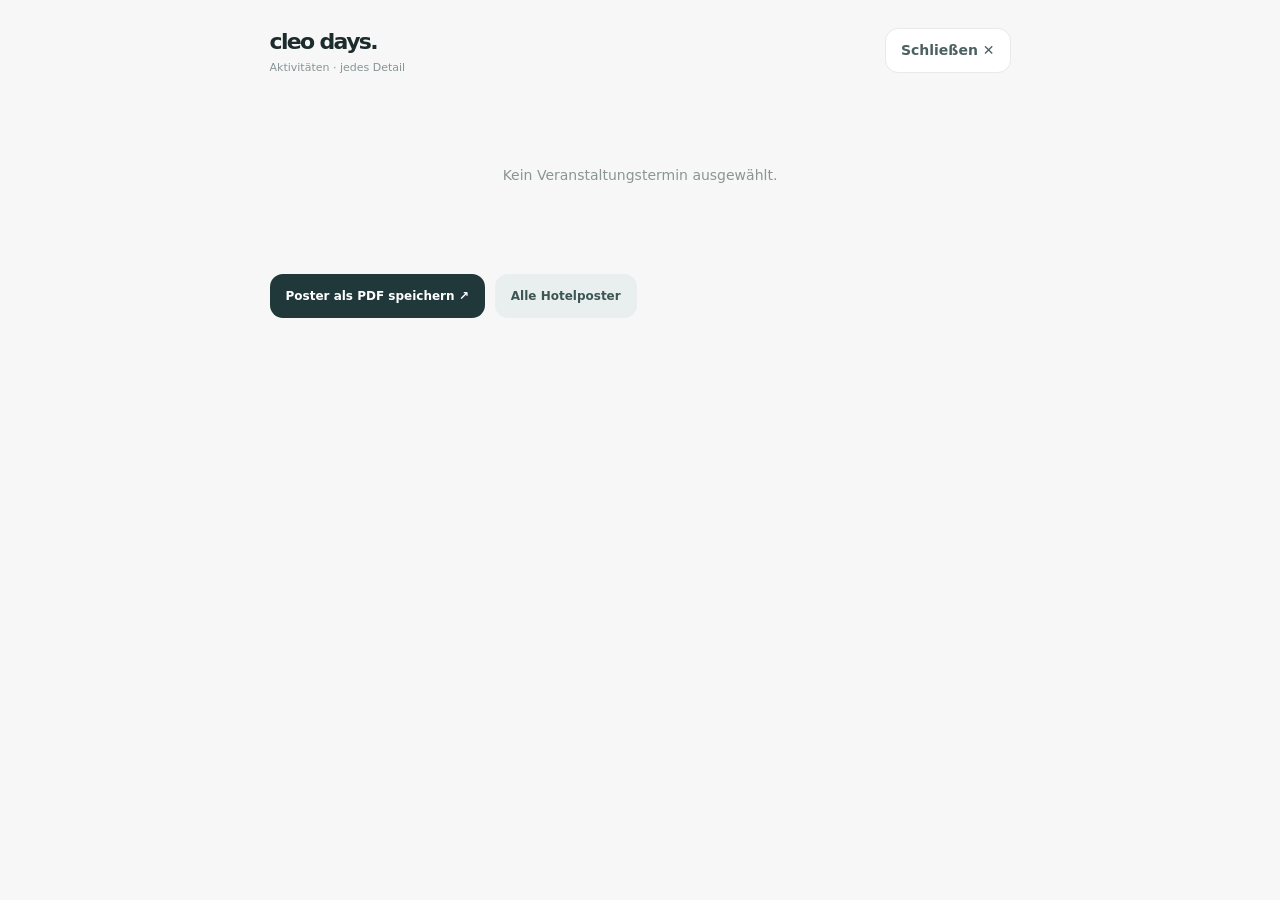
<file: event.html>
<!doctype html>
<html lang="de">
<head>
<meta charset="utf-8">
<meta name="viewport" content="width=device-width,initial-scale=1,viewport-fit=cover">
<meta name="theme-color" content="#f7f7f5">
<title>Aktivitäts-Poster · Cleo Days</title>
<style>
:root{--bg:#f6f7f6;--ink:#1c2b2c;--muted:#667477;--line:#e7ebea;--serif:Georgia,"Times New Roman",serif}
*{box-sizing:border-box}html{scroll-behavior:smooth}body{background:var(--bg);color:var(--ink);margin:0;font:14px/1.55 -apple-system,BlinkMacSystemFont,"SF Pro Text",Roboto,system-ui,sans-serif;-webkit-font-smoothing:antialiased}
button,a{font:inherit;touch-action:manipulation}button{cursor:pointer}a{color:inherit}
.wrap{max-width:775px;margin:0 auto;padding:25px 17px 65px}
.top{display:flex;align-items:center;justify-content:space-between;gap:12px;margin-bottom:19px}
.brand{font-weight:760;letter-spacing:-.075em;font-size:22px}.caption{font-size:11px;color:#889596}
.close{font-weight:670;border:1px solid #e6eae9;background:#fff;border-radius:13px;padding:11px 15px;color:#4d6061;min-height:42px}
.poster{--tint:#304d49;--pale:#e8f1ed;--deep:#253e3a;background:#fff;border-radius:25px;overflow:hidden;box-shadow:0 12px 50px #1b343015;border:1px solid #e6e8e5}
.poster.food{--tint:#786048;--pale:#f8f0e6;--deep:#594637}
.poster.show{--tint:#67536b;--pale:#f4ecf4;--deep:#47384b}
.poster.party{--tint:#755d7e;--pale:#f2ecf5;--deep:#453850}
.poster.sport{--tint:#245e5d;--pale:#e8f3ef;--deep:#224b49}
.poster.special{--tint:#9c654a;--pale:#f9eee6;--deep:#684737}
.poster.kids{--tint:#90634d;--pale:#f9ece3;--deep:#714e3d}
.poster.transfer{--tint:#426a7c;--pale:#eaf3f7;--deep:#2f5161}
.poster.info{--tint:#506567;--pale:#edf2f1;--deep:#3d5254}
.poster-head{background:var(--pale);min-height:335px;padding:27px clamp(25px,6vw,55px) 37px;overflow:hidden;position:relative}
.poster-head:after{content:"";position:absolute;width:300px;height:300px;border:1px solid color-mix(in srgb,var(--tint) 16%,transparent);border-radius:50%;right:-105px;top:87px;box-shadow:0 0 0 39px color-mix(in srgb,var(--tint) 4%,transparent),0 0 0 84px color-mix(in srgb,var(--tint) 2%,transparent);pointer-events:none}
.logo{position:relative;z-index:1;display:flex;align-items:center;justify-content:space-between;gap:10px;border-bottom:1px solid color-mix(in srgb,var(--tint) 20%,transparent);padding-bottom:17px;font-size:11px;color:var(--tint);font-weight:790;letter-spacing:.16em}
.logo .mini{font-size:10px;font-weight:520;letter-spacing:.055em}
.eyebrow{position:relative;z-index:1;color:var(--tint);font-weight:700;letter-spacing:.12em;font-size:10px;text-transform:uppercase;margin:41px 0 9px}
.poster-title{position:relative;z-index:1;font-size:clamp(38px,7vw,65px);letter-spacing:-.075em;font-weight:730;line-height:1.045;max-width:580px;margin:0;color:var(--deep);text-wrap:balance}
.poster-sub{position:relative;z-index:1;margin:17px 0 0;color:var(--tint);font-size:14px;line-height:1.55;max-width:530px}
.ornament{position:absolute;right:40px;bottom:32px;opacity:.15;width:115px;height:115px;fill:none;stroke:var(--tint);stroke-linecap:round;stroke-linejoin:round;stroke-width:1.5}
.poster-content{padding:31px clamp(23px,6vw,55px) 39px}
.meta-grid{display:grid;grid-template-columns:repeat(2,minmax(0,1fr));gap:10px;margin-bottom:28px}
.meta{padding:17px;border-radius:15px;background:#f5f6f5;min-height:77px}
.meta small{font-size:10px;letter-spacing:.07em;color:#8d9798;text-transform:uppercase;font-weight:720;display:block;margin-bottom:7px}
.meta strong{display:block;color:#263b3b;font-size:17px;letter-spacing:-.035em;line-height:1.3}
.meta span{font-size:12px;color:#708080;display:block;margin-top:3px}
.section{margin:28px 0 0}
.section h2{font-size:20px;letter-spacing:-.05em;margin:0 0 12px;font-weight:730}
.section p{font-size:14px;line-height:1.75;color:#536366;margin:0}
.section ol{margin:0;padding-left:20px;color:#536366;line-height:1.7;font-size:14px}
.section li{margin-bottom:9px;padding-left:3px}
.rule{border:0;border-top:1px solid #e7ebea;margin:27px 0}
.tip{margin:10px 0;padding:14px 16px;background:#f0f5f3;border-radius:14px;color:#49665e;font-size:13px;line-height:1.65}
.tip strong{display:block;margin-bottom:4px;color:#2c4d45}
.caution{background:#fcf4e9;color:#88633b}
.caution strong{color:#78512e}
.poster-table{border-collapse:collapse;width:100%;font-size:12px}
.poster-table tr+tr{border-top:1px solid #ebeeee}
.poster-table td{padding:12px 5px;vertical-align:top}
.poster-table td:first-child{font-weight:690;color:var(--tint);white-space:nowrap;width:28%}
.poster-table td:last-child{color:#7c8988;width:28%}
.footerline{border-top:1px solid #e6ebe8;margin-top:34px;padding-top:19px;font-size:11px;color:#81908d;line-height:1.6}
.actions{display:flex;gap:10px;flex-wrap:wrap;margin-top:17px}
.action{border:0;display:inline-flex;justify-content:center;align-items:center;gap:8px;padding:12px 16px;border-radius:13px;background:#e9eeee;color:#3c5654;text-decoration:none;font-weight:670;font-size:12px;min-height:44px}
.action.primary{background:#21383b;color:#fff}
.loading{padding:70px 20px;text-align:center;color:#8a9693}
@media(max-width:540px){.wrap{padding:13px 0 80px}.top{margin:0 17px 13px}.poster{border-radius:22px 22px 0 0;border-left:0;border-right:0;box-shadow:none}.poster-head{min-height:315px;padding:24px 25px 30px}.poster-head:after{right:-146px;top:123px}.eyebrow{margin-top:41px}.poster-title{font-size:clamp(38px,10vw,51px)}.poster-content{padding:23px 23px 42px}.meta{padding:14px;min-height:71px}.meta strong{font-size:15px}.section h2{font-size:20px}.ornament{right:19px;bottom:24px;opacity:.1;width:90px;height:90px}}
@media print{html,body{background:#fff}.wrap{padding:0;max-width:100%}.top,.actions{display:none}.poster{border:0;box-shadow:none;border-radius:0}.poster-head{min-height:250px;break-inside:avoid}.poster-content{padding-top:18px}.section{break-inside:avoid}}
.poster.adults{--tint:#7954a1;--pale:#f2ecf9;--deep:#533978}.poster.adults .poster-head{border-top:7px solid #a487c6}.poster.main .poster-head{border-top:7px solid #7fbfbd}.poster.adults .meta:first-child{background:#f5f0fb}.poster.adults .poster-sub{font-weight:550}</style>
</head>
<body>
<div class="wrap">
<div class="top"><span class="brand">cleo days.<span class="caption" style="display:block;letter-spacing:0;font-size:11px;font-weight:500">Aktivitäten · jedes Detail</span></span><button class="close" onclick="closeSheet()">Schließen ✕</button></div>
<main id="content" aria-live="polite"><div class="loading">Dein Poster wird vorbereitet …</div></main>
<div class="actions" id="actions"><button class="action primary" onclick="window.print()">Poster als PDF speichern ↗</button><a class="action" href="./posters.html">Alle Hotelposter</a></div>
</div>
<script>
'use strict';
const qs=new URLSearchParams(location.search);
const esc=s=>String(s??'').replace(/[&<>"']/g,c=>({'&':'&amp;','<':'&lt;','>':'&gt;','"':'&quot;',"'":'&#39;'}[c]));
const foodNames={'Soko':'Hauptrestaurant','Poolbar':'Snacks und Getränke','Lobbybar':'Frühaufsteher-Service'};
const byId=(a,id)=>a.find(x=>x.id===id);
function glyph(category){
 const icons={
 sport:'<circle cx="12" cy="12" r="9"/><path d="M12 3v18M3 12h18"/><circle cx="12" cy="12" r="3"/>',
 food:'<circle cx="12" cy="12" r="9"/><path d="M3 12c5 4 13 4 18 0M8 5v4m8-4v4"/>',
 show:'<path d="M3 20h18M6 20V6h12v14M8 6l4-4 4 4M9 11l3 3 3-3"/>',
 party:'<path d="m4 20 5-18 13 13L4 20Zm5-10 6 7M3 5h.01M19 3h.01M21 9h.01"/>',
 kids:'<path d="m12 2 2.9 6 6.6.9-4.7 4.6 1.1 6.6-5.9-3.2-5.9 3.2 1.1-6.6L2.5 9l6.6-1z"/>',
 special:'<path d="M12 3 4 13h6l-2 8 12-12h-7l1-6z"/>',
 transfer:'<path d="M3 16h18l-2-9H5l-2 9ZM7 16v3m10-3v3M6 11h12"/>',
 info:'<circle cx="12" cy="12" r="9"/><path d="M12 10v7m0-10h.01"/>'
 };
 return '<svg class="ornament" viewBox="0 0 24 24" aria-hidden="true">'+(icons[category]||icons.info)+'</svg>';
}
function closeSheet(){
 if(window.parent!==window){window.parent.postMessage({type:'cleo-close-poster'},location.origin)}
 else if(history.length>1)history.back();
 else location.href='./';
}
function matchGame(e,data){
 const t=e.title.toLowerCase();
 const rules=[
 [/boccia/, 'boccia'], [/darts/, 'darts'], [/wasserball|waterpolo/,'waterpolo'],
 [/beachvolleyball|beach volley/,'beachvolley'],[/flying yoga/,'flying'],[/step.aerobic/,'step'],[/wassergymnastik|water gym/,'aquagym'],
 [/bogenschie|archery/,'archery'],[/padel/,'padel'],[/tennis/,'tennis'],[/morgengymnastik/,'morning'],
 [/tanzkurs|club dance/,'dance'],[/olympic/,'olympics'],[/tombola/,'tombola'],[/quiz/,'quiz'],
 [/mr\. cleopatra/,'mr'],[/mini disco/,'minidisco'],[/foam party/,'foam']
 ];
 const found=rules.find(([re])=>re.test(t));
 return found?byId(data.games,found[1]):null;
}
function matchPoster(e,data){
 if(e.resortArea==='adults-only')return null; // Main-resort poster is never evidence for an Adults-Only event.

 const t=e.title.toLowerCase();
 const rules=[
 [/gala|abendbuffet|themenbuffet/,'soko'],[/bbq/,'bbq'],[/boccia|volley|darts|morgengym|flying yoga|tanzkurs|wasser(gym|ball)/,'morning'],
 [/bogenschie/,'archery'],[/padel/,'padel'],[/shuttle|shopping/,'shuttle'],
 [/fruit festival/,'fruit'],[/olympic/,'olympic'],[/disney/,'disney'],[/foam/,'foam'],
 [/circus|schlager|pirates|oldies|karaoke|white dance|dj.s night|oriental show|mini disco|tombola|mr\. cleopatra|quiz|live.säng|live.duett|light technology|black & white/,'evening']
 ];
 const found=rules.find(([re])=>re.test(t));
 return found?byId(data.posters,found[1]):null;
}
const expl={
 'Info Radio':'Kurze Durchsagen des Animationsteams zu Aktivitäten und Veranstaltungen. Das Plakat nennt keine feste Programmdauer.',
 'Yoga':'Sanftes Training für Beweglichkeit, Körperhaltung und Atmung. Die Übungen werden vom Hotelteam angeleitet. Bequeme Sportkleidung und Wasser mitnehmen.',
 'Eis & Gebäck':'Nachmittagsangebot an der Poolbar. Die genaue Auswahl kann wechseln.',
 'Frühaufsteher-Frühstück':'Kleines Frühstücksangebot am frühen Morgen in der Lobbybar.',
 'Frühstücksbuffet':'Reguläres Frühstücksbuffet im Soko-Hauptrestaurant.',
 'Spätaufsteher-Frühstück':'Späteres Frühstücksangebot an der Poolbar.',
 'Mittagsbuffet':'Mittagsbuffet im Soko-Hauptrestaurant.',
 'Mittagssnacks':'Snacks rund um die Poolbar. Die konkrete Auswahl ist nicht auf dem Aushang festgelegt.',
 'Spätes Abendessen':'Spätes Essen nur auf Anfrage. Vorher bei Rezeption oder Restaurant erkundigen.',
 'BBQ Dinner am Strand':'Strand-Barbecue mit gesondertem Aufpreis und Reservierung. Laut Poster dienstags ab 19 Uhr; 35 € pro Person.',
 'Disney Kids Carnival':'Kinderprogramm mit Karnevalsthema. Die tatsächlichen Spiele und Figuren werden vom Animationsteam festgelegt.',
 'Circus Show':'Zirkus-Themenaufführung im Amphitheater. Der genaue Ablauf steht nicht auf dem Hotelplakat.',
 'Pirates Show':'Piraten-Themenabend bzw. Bühnenshow. Die einzelnen Darbietungen werden auf dem Wochenplan nicht erläutert.',
 'Oriental Show':'Abendshow mit orientalischem Motto. Konkrete Tänze oder Darbietungen sind auf dem Aushang nicht aufgelistet.',
 'White Dance Show':'Tanzshow mit weißem Themenmotto. Der genaue Ablauf ist nicht weiter beschrieben.',
 'Light Technology Show':'Unterhaltung mit Licht- und Bühneneffekten; konkrete Technik und Dauer sind nicht angegeben.',
 'Black & White Party':'Party im Schwarz-Weiß-Motto. Für den Dresscode bieten sich schwarze oder weiße Kleidungsstücke an.',
 'Schlagerparty':'Party mit deutschsprachigen Schlagern; musikalische Auswahl kann wechseln.',
 'DJ’s Night':'Tanzabend mit DJ. Die genaue Musikrichtung steht nicht im Aushang.',
 'Oldies Party':'Musikparty mit älteren bekannten Hits.',
 'Karaoke Night':'Gäste können zu Musik mitsingen. Eine Titelliste oder Anmelderegeln sind nicht veröffentlicht.',
 'Live-Sänger':'Live-Musik an der Poolbar. Künstler oder Programm sind im Wochenplan nicht genannt.',
 'Live-Duett':'Zwei Künstler treten musikalisch gemeinsam auf. Genaues Repertoire unbekannt.'
};
function kind(e){return ['food','show','party','sport','kids','transfer','info','special'].includes(e.category)?e.category:'info'}
function dateFormat(date){try{return new Intl.DateTimeFormat('de-DE',{weekday:'long',day:'numeric',month:'long',timeZone:'UTC'}).format(new Date(date+'T12:00:00Z'))}catch{return date}}
function sourceInfo(e,data){
 const src=(e.sources||[]).map(id=>data.events?null:null).filter(Boolean);
 return (e.sources||[]).length?'Zeit und Ort aus dem vom Hotel veröffentlichten Tages-/Wochenprogramm beziehungsweise dem Veranstalter-Konzept.':'Selbst eingetragener Termin: Zeit und Ort stammen aus eurem persönlichen Plan.';
}
function fill(e,data){
 const kindname=kind(e),game=matchGame(e,data),poster=matchPoster(e,data);
 const eventTitle=e.title;
 const adult=e.resortArea==='adults-only';const zoneName=adult?'ADULTS ONLY · BEACH RESORT':'HAUPTRESORT';
 const date=dateFormat(e.date);
 let intro=game?.intro||expl[eventTitle]||e.note||(
  kindname==='food'?'Essensangebot im Hotel. Verbindlich sind die jeweils ausgehängten Zeiten und Menüangebote.':
  kindname==='transfer'?'Shuttle-/Transferangebot laut Hotelprogramm. Reservierung, Mindestteilnehmerzahl und Rückfahrzeiten vor Abfahrt prüfen.':
  kindname==='show'||kindname==='party'?'Abendunterhaltung des Hotels. Der konkrete Ablauf wurde auf der Infowand nicht näher beschrieben.':
  'Programmpunkt aus dem Tageskalender des Cleopatra Luxury Resort Makadi Bay.'
 );
 const price=e.price!=null?String(e.price)+' €'+(e.category==='food'&&e.paid?' / Person':''):(e.paid?'Kostenpflichtig':null);
 const pNote=poster&&poster.id!=='morning'?poster.body:null;
 const rows=[];
 if(poster?.id==='soko'){
  const d=String(e.date.slice(-2))+'.'+e.date.slice(5,7)+'.'+e.date.slice(0,4);
  const r=poster.rows.find(x=>x.time===d);
  if(r)rows.push(r);
 }else if(poster&&['bbq','fruit','olympic','disney','foam','shuttle','archery'].includes(poster.id)){
  rows.push(...poster.rows);
 }
 const note=String(e.note||'').trim();
 const desc=String(intro||'').trim();
 let html='<article class="poster '+kindname+(adult?' adults':' main')+'"><header class="poster-head"><div class="logo"><span>◈ CLEOPATRA</span><span class="mini">MAKADI BAY · 2026</span></div><p class="eyebrow">'+zoneName+' · '+esc(kindname==='food'?'Genießen':kindname==='sport'?'Aktiv sein':kindname==='transfer'?'Entdecken':kindname==='kids'?'Für kleine Gäste':kindname==='special'?'Besonderes Erlebnis':'Heute erleben')+'</p><h1 class="poster-title">'+esc(eventTitle)+'</h1><p class="poster-sub">'+esc(date)+' · '+esc(e.location||'Im Resort')+'</p>'+glyph(kindname)+'</header><div class="poster-content"><div class="meta-grid"><div class="meta"><small>Beginn</small><strong>'+esc(e.time)+' Uhr</strong><span>'+ (e.end?'Ende '+esc(e.end)+' Uhr':'Endzeit nicht veröffentlicht') +'</span></div><div class="meta"><small>Treffpunkt</small><strong>'+esc(e.location||'Bitte nachfragen')+'</strong><span>'+(adult?'Cleopatra Beach Resort · Adults Only':'Cleopatra Luxury Resort')+'</span></div></div><section class="section"><h2>Was erwartet euch?</h2><p>'+esc(desc)+'</p></section>';
 if(note&&note!==desc)html+='<div class="tip"><strong>Hinweis des Hotels</strong>'+esc(note)+'</div>';
 if(price)html+='<div class="tip caution"><strong>Zusätzlicher Preis</strong>'+esc(price)+' — vor Ort bestätigen.</div>';
 if(e.request)html+='<div class="tip caution"><strong>Nur auf Anfrage</strong>Vorher bei Rezeption oder Guest Relations anmelden.</div>';
 if(game){
  html+='<section class="section"><h2>So funktioniert es</h2><p>'+esc(game.rules)+'</p></section>';
  html+='<section class="section"><h2>Tipps für Anfänger</h2><ol>'+game.tips.map(t=>'<li>'+esc(t)+'</li>').join('')+'</ol></section>';
  html+='<div class="tip"><strong>Was ihr mitbringen solltet</strong>'+esc(game.bring)+'</div>';
 }
 if(rows.length){
  html+='<section class="section"><h2>Details vom Hotelposter</h2><table class="poster-table"><tbody>'+rows.map(r=>'<tr><td>'+esc(r.time)+'</td><td>'+esc(r.event)+'</td><td>'+esc(r.place)+'</td></tr>').join('')+'</tbody></table></section>';
 }
 if(pNote&&pNote!==desc&&pNote!==note)html+='<div class="tip"><strong>Zusätzliche Hotelinformation</strong>'+esc(pNote)+'</div>';
 if(e.uncertain)html+='<div class="tip caution"><strong>Angaben widersprechen sich</strong>Bitte Beginn/Ende beim Hotel nachfragen.</div>';
 html+='<div class="footerline"><strong>Quelle:</strong> '+esc(sourceInfo(e,data))+'<br>Dieses Blatt ist eine eigenständig gestaltete digitale Rekonstruktion, kein offizielles Hotelplakat. Fehlende Programmdetails werden nicht ergänzt.</div></div></article>';
 document.querySelector('#content').innerHTML=html;
 document.title=e.title+' · Cleo Days';
}
async function boot(){
 const id=qs.get('event');
 if(!id){document.querySelector('#content').innerHTML='<div class="loading">Kein Veranstaltungstermin ausgewählt.</div>';return}
 try{
  const [rh,rp]=await Promise.all([fetch('./index.html',{cache:'no-store'}),fetch('./posters.html',{cache:'no-store'})]);
  if(!rh.ok||!rp.ok)throw new Error('Dateien können nicht gelesen werden');
  const html=await rh.text(),posterHtml=await rp.text();
  const parser=new DOMParser();
  const doc=parser.parseFromString(html,'text/html'),pdoc=parser.parseFromString(posterHtml,'text/html');
  const dataset=JSON.parse(doc.querySelector('#cleoData').textContent);
  const guides=JSON.parse(pdoc.querySelector('#poster-data').textContent);
  let ev=dataset.events.find(x=>x.id===id);
  if(!ev&&qs.has('custom')){
   try{const custom=JSON.parse(qs.get('custom'));if(custom.id===id&&custom.status==='own')ev=custom}catch(_){}
  }
  if(!ev)throw new Error('Für diese Veranstaltung liegt kein bestätigter Kalendereintrag vor.');
  fill(ev,guides);
 }catch(err){
  document.querySelector('#content').innerHTML='<div class="loading">Das Poster konnte nicht geladen werden.<br>'+esc(err.message)+'</div>';
 }
}
boot();
</script></body></html>
</file>
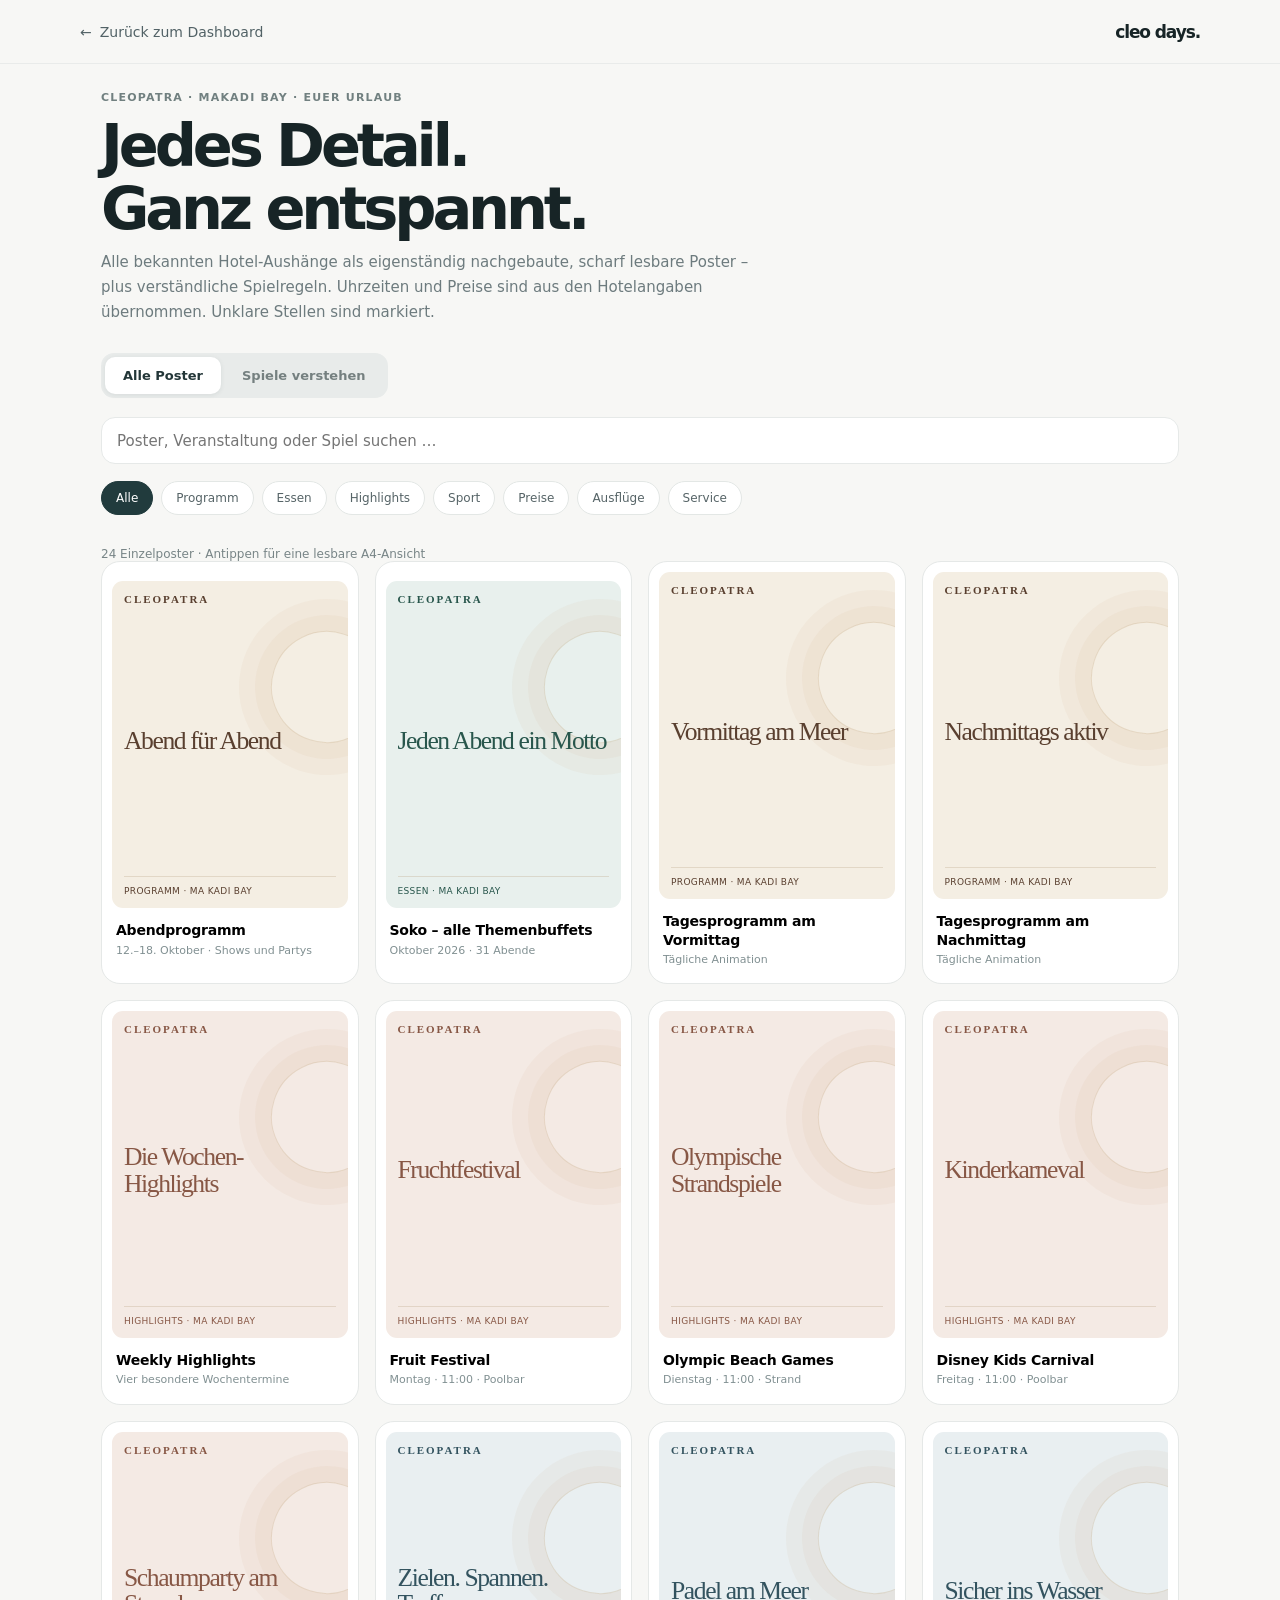
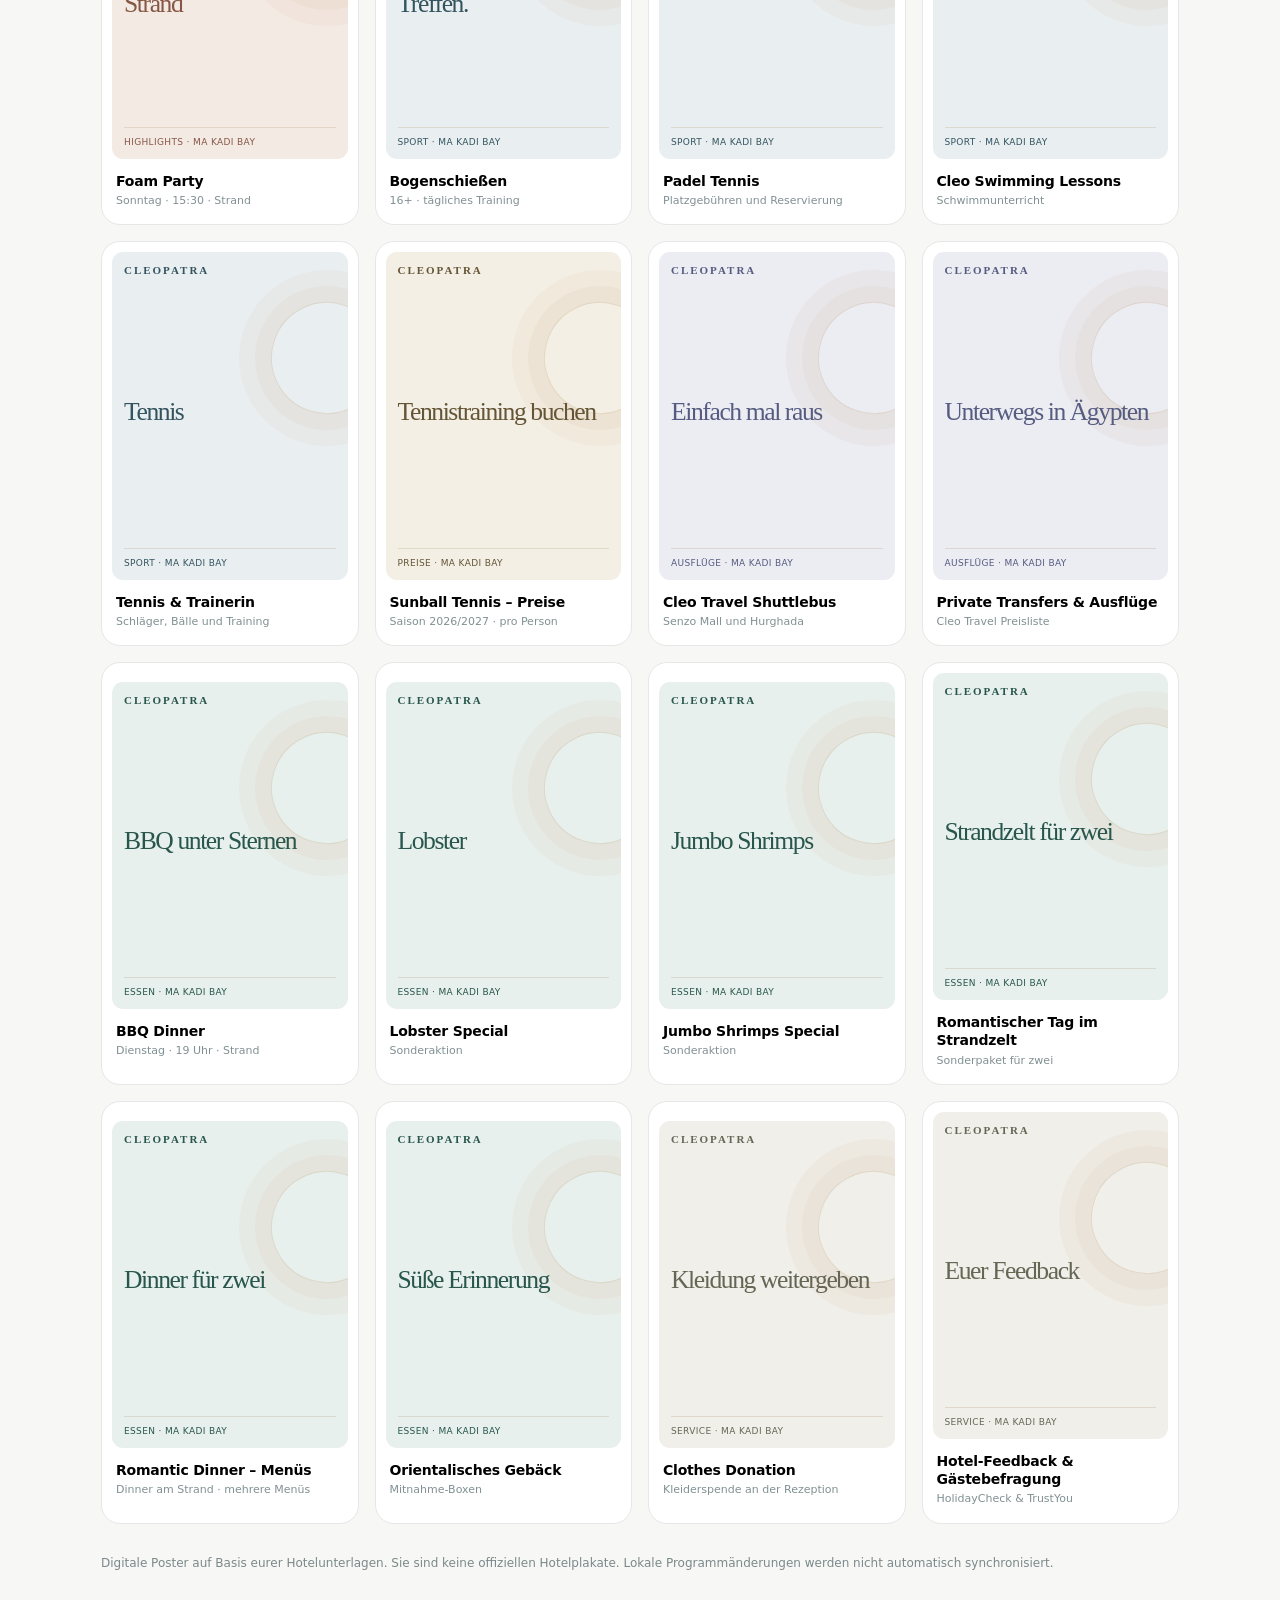
<file: posters.html>
<!doctype html>
<html lang="de">
<head><meta charset="utf-8"><meta name="viewport" content="width=device-width,initial-scale=1,viewport-fit=cover"><meta name="theme-color" content="#f7f7f5"><link rel="manifest" href="./manifest.webmanifest"><title>Poster & Spielregeln · Cleo Days</title>
<style>
:root{color-scheme:light;--bg:#f7f7f5;--ink:#172426;--muted:#69777a;--accent:#245b58;--line:#e6e9e8;--serif:Georgia,'Times New Roman',serif}
*{box-sizing:border-box}html{scroll-behavior:smooth}body{margin:0;background:var(--bg);color:var(--ink);font-family:-apple-system,BlinkMacSystemFont,'SF Pro Text','Roboto',system-ui,sans-serif;-webkit-font-smoothing:antialiased;font-size:15px}
button,input{font:inherit}button,a{-webkit-tap-highlight-color:transparent}button{cursor:pointer}a{color:inherit}
.top{position:sticky;top:0;z-index:30;display:flex;align-items:center;justify-content:space-between;gap:14px;background:#f7f7f5ef;backdrop-filter:blur(22px);border-bottom:1px solid #e9ebea;padding:13px max(18px,calc((100% - 1120px)/2));height:64px}
.back{display:inline-flex;gap:8px;align-items:center;text-decoration:none;color:#526266;font-size:14px}.mark{font-size:17px;letter-spacing:-.065em;font-weight:750}
main{max-width:1120px;margin:auto;padding:27px 21px 110px}
.eyebrow{font-size:11px;color:#718080;letter-spacing:.11em;text-transform:uppercase;font-weight:700}
h1{font-size:clamp(35px,6vw,59px);letter-spacing:-.07em;line-height:1.06;font-weight:680;margin:11px 0 10px}
.intro{max-width:670px;color:#6d7b7e;line-height:1.65;margin:0 0 29px}
.tabs{display:inline-flex;gap:3px;background:#e8ebea;padding:4px;border-radius:13px;margin-bottom:19px}
.tabs button{background:transparent;border:0;padding:11px 18px;border-radius:10px;font-weight:620;color:#758080;font-size:13px}
.tabs button.on{background:#fff;color:#233638;box-shadow:0 1px 5px #1c363315}
.controls{display:flex;align-items:center;gap:12px;flex-wrap:wrap;margin-bottom:17px}
.search{height:47px;flex:1;min-width:220px;border-radius:14px;background:#fff;border:1px solid var(--line);padding:0 15px;outline-color:#4b8880}
.filters{display:flex;gap:8px;overflow-x:auto;white-space:nowrap;padding-bottom:7px;scrollbar-width:none;margin-bottom:20px}
.filters button{border:1px solid #e3e7e5;background:#fff;border-radius:40px;padding:9px 14px;font-size:12px;color:#566467}
.filters button.active{background:#213b3d;color:white;border-color:#213b3d}
.grid{display:grid;grid-template-columns:repeat(4,minmax(0,1fr));gap:16px}
.poster-card{border:1px solid #e5e8e7;background:#fff;padding:10px;text-align:left;border-radius:19px;transition:transform .15s,box-shadow .15s;min-width:0}
.poster-card:hover{transform:translateY(-2px);box-shadow:0 10px 27px #1c2f2c11}
.preview{aspect-ratio:0.72;background:#f4eee3;position:relative;overflow:hidden;border-radius:11px;display:flex;flex-direction:column;justify-content:space-between;padding:12px;color:#593f2f}
.preview::before{content:"";position:absolute;right:-35px;top:50px;width:110px;height:110px;border:1px solid #b6956540;border-radius:50%;box-shadow:0 0 0 16px #bd936510,0 0 0 32px #bd936510;transform:rotate(18deg)}
.preview .brand{font:11px var(--serif);letter-spacing:.18em;font-weight:bold}
.preview .preview-title{font:clamp(16px,2vw,29px)/1.04 var(--serif);letter-spacing:-.055em;position:relative;overflow-wrap:break-word}
.preview .preview-tag{font-size:9px;border-top:1px solid #bda88b55;padding-top:9px;letter-spacing:.04em}
.preview.Essen{background:#e8f0ed;color:#28564c}.preview.Sport{background:#e9eff1;color:#33535f}.preview.Highlights{background:#f4eae4;color:#875745}.preview.Ausflüge{background:#ececf3;color:#555c80}.preview.Service{background:#f0efea;color:#666655}.preview.Preise{background:#f3efe4;color:#655536}
.poster-card strong{display:block;margin:13px 4px 3px;font-size:14px;line-height:1.3;letter-spacing:-.015em}
.poster-card small{display:block;margin:0 4px 6px;color:#819092;line-height:1.4;font-size:11px}
.game-grid{display:grid;grid-template-columns:repeat(3,minmax(0,1fr));gap:12px}
.game{display:flex;gap:13px;align-items:center;text-align:left;border:1px solid #e8eae9;border-radius:17px;padding:18px;background:white;min-height:94px}
.game:hover{background:#fdfefd}.game .glyph{width:46px;height:46px;border-radius:14px;background:#edf3f1;display:grid;place-items:center;font-size:23px;flex:none}
.game strong{display:block;font-size:15px;letter-spacing:-.025em}.game small{font-size:12px;color:#788587;margin-top:5px;display:block}
.modal{width:min(900px,100vw);max-height:min(92dvh,980px);border:0;border-radius:25px;padding:0;box-shadow:0 36px 110px #16272660;overflow-y:auto;background:#fff}
.modal::backdrop{background:#0e2420a1;backdrop-filter:blur(7px)}
.sheetbar{position:sticky;top:0;z-index:2;background:#fffefdf0;backdrop-filter:blur(18px);padding:13px 22px;border-bottom:1px solid #e9edeb;display:flex;align-items:center;justify-content:space-between;gap:10px}
.sheetbar b{font-size:13px;color:#566769;overflow:hidden;text-overflow:ellipsis;white-space:nowrap}.sheetbar button{background:#f0f3f2;border:0;border-radius:50%;width:36px;height:36px;font-size:23px;font-weight:300;line-height:1}
.sheet-inner{padding:23px;max-width:760px;margin:auto}
.sheet-poster{background:#fffdf8;border:1px solid #ebdfce;box-shadow:0 14px 55px #49311b16;padding:clamp(20px,4vw,50px);min-height:430px;margin-bottom:25px;max-width:100%}
.sheet-poster .crest{text-align:center;font-size:24px;color:#b18c5d;margin-bottom:10px}
.sheet-poster .resort{text-align:center;font:24px var(--serif);letter-spacing:.15em;color:#694f2e}
.sheet-poster .resort-sub{text-align:center;color:#9d8868;letter-spacing:.21em;font-size:9px;margin:8px 0 30px}
.sheet-poster h2{font:clamp(29px,4vw,43px)/1.1 var(--serif);color:#836334;letter-spacing:-.045em;margin:0 0 10px}
.sheet-poster .summary{font-size:13px;color:#806b53;margin-bottom:25px}
.poster-rows{width:100%;border-collapse:collapse;font-size:12px}.poster-rows td{vertical-align:top;padding:10px 5px;border-bottom:1px solid #eee7dc}.poster-rows td:first-child{width:30%;font-weight:690;color:#775b3c}.poster-rows td:last-child{width:27%;color:#8b8d85}.poster-rows tr:last-child td{border:0}
.sheet-poster .body{font-size:13px;line-height:1.75;margin:20px 0 0;color:#4c5451}
.note{background:#eff5f2;color:#526b62;border-radius:14px;padding:15px 17px;font-size:13px;line-height:1.6;margin:15px 0}
.warning{background:#fff5e8;color:#8a6038}
.actions{display:flex;gap:9px;flex-wrap:wrap;margin-bottom:10px}.action{background:#f1f4f3;border:1px solid #e5ebe8;padding:12px 15px;border-radius:12px;text-decoration:none;font-size:12px;font-weight:660}.action.primary{background:#203e3d;color:#fff}
.game-detail h2{font-size:30px;letter-spacing:-.06em;margin:5px 0 12px}.game-detail h3{font-size:15px;margin:24px 0 9px}.game-detail p{line-height:1.7;color:#536264}.game-detail ol{padding-left:22px;color:#465659;line-height:1.7}.game-detail li{padding-bottom:7px}
.game-detail .when{border-radius:14px;background:#f0f4f2;padding:16px;color:#486761;font-size:13px;margin-top:18px}
.count{font-size:12px;color:#788587;padding-top:5px}.footer{color:#7b898a;font-size:12px;line-height:1.6;margin-top:30px}
@media(max-width:780px){.grid{grid-template-columns:repeat(3,minmax(0,1fr));gap:10px}.game-grid{grid-template-columns:repeat(2,minmax(0,1fr))}.poster-card{padding:7px}.preview{padding:9px}.preview .preview-title{font-size:clamp(16px,3vw,24px)}}
@media(max-width:520px){main{padding:23px 15px 110px}.top{padding-left:17px;padding-right:17px}.grid{grid-template-columns:repeat(2,minmax(0,1fr));gap:12px}.game-grid{grid-template-columns:1fr}.poster-card{border-radius:16px}.preview .preview-title{font-size:clamp(17px,5vw,25px)}.poster-card strong{font-size:13px}.modal{max-height:93dvh;width:100%;margin:0;border-radius:22px 22px 0 0;position:fixed;bottom:0}.sheet-inner{padding:15px}.sheet-poster{padding:18px}.sheet-poster .resort{font-size:19px}.sheet-poster h2{font-size:30px}.poster-rows td{font-size:11px;padding:9px 3px}.poster-rows td:first-child{width:32%}.poster-rows td:last-child{width:25%}}
@media print{.top,.tabs,.controls,.filters,.grid,.game-grid,.footer,.sheetbar,.actions{display:none!important}body{background:white}.modal{width:100%;height:auto;max-height:none;box-shadow:none;position:static;overflow:visible}.sheet-inner{padding:0}.sheet-poster{box-shadow:none;min-height:0;page-break-inside:avoid}}
</style>
</head><body>
<header class="top"><a href="./" class="back">← <span>Zurück zum Dashboard</span></a><span class="mark">cleo days.</span></header>
<main><div class="eyebrow">CLEOPATRA · MAKADI BAY · EUER URLAUB</div><h1>Jedes Detail.<br>Ganz entspannt.</h1><p class="intro">Alle bekannten Hotel-Aushänge als eigenständig nachgebaute, scharf lesbare Poster – plus verständliche Spielregeln. Uhrzeiten und Preise sind aus den Hotelangaben übernommen. Unklare Stellen sind markiert.</p>
<div class="tabs"><button class="on" data-tab="posters">Alle Poster</button><button data-tab="games">Spiele verstehen</button></div>
<div class="controls"><input class="search" id="query" placeholder="Poster, Veranstaltung oder Spiel suchen …" aria-label="Suchen"></div>
<div id="filters" class="filters"></div><div id="content"></div>
<p class="footer">Digitale Poster auf Basis eurer Hotelunterlagen. Sie sind keine offiziellen Hotelplakate. Lokale Programmänderungen werden nicht automatisch synchronisiert.</p>
</main>
<dialog class="modal" id="detail" aria-label="Poster und Erklärungen">
<div class="sheetbar"><b id="modalLabel">Details</b><button id="close" aria-label="Schließen">×</button></div>
<div class="sheet-inner" id="modalContent"></div></dialog>
<script id="poster-data" type="application/json">{"posters":[{"id":"evening","title":"Abendprogramm","subtitle":"12.–18. Oktober · Shows und Partys","category":"Programm","photo":"1000074216.jpg","hero":"Abend für Abend","rows":[{"time":"Montag, 12. Oktober · 20:00","event":"Mini Disco","place":"Vista Mare"},{"time":"Montag, 12. Oktober · 20:30","event":"Schlager Party","place":"Poolbar"},{"time":"Montag, 12. Oktober · 21:30","event":"Pirates Show","place":"Poolbar"},{"time":"Montag, 12. Oktober · 22:15","event":"Oldies Party","place":"Disco"},{"time":"Dienstag, 13. Oktober · 20:00","event":"Mini Disco","place":"Vista Mare"},{"time":"Dienstag, 13. Oktober · 20:30","event":"Live Singer","place":"Poolbar"},{"time":"Dienstag, 13. Oktober · 21:30","event":"Mr. Cleopatra","place":"Poolbar"},{"time":"Mittwoch, 14. Oktober · 20:00","event":"Mini Disco","place":"Vista Mare"},{"time":"Mittwoch, 14. Oktober · 21:00","event":"Tombola","place":"Amphitheater"},{"time":"Mittwoch, 14. Oktober · 21:30","event":"Circus Show","place":"Amphitheater"},{"time":"Mittwoch, 14. Oktober · 22:15","event":"Black & White Party","place":"Disco"},{"time":"Donnerstag, 15. Oktober · 20:00","event":"Mini Disco","place":"Vista Mare"},{"time":"Donnerstag, 15. Oktober · 20:30","event":"Live Duet","place":"Poolbar"},{"time":"Donnerstag, 15. Oktober · 21:30","event":"Quiz Show","place":"Poolbar"},{"time":"Freitag, 16. Oktober · 20:00","event":"Mini Disco","place":"Vista Mare"},{"time":"Freitag, 16. Oktober · 21:30","event":"Oriental Show","place":"Amphitheater"},{"time":"Freitag, 16. Oktober · 22:15","event":"DJ's Night","place":"Disco"},{"time":"Samstag, 17. Oktober · 20:00","event":"Mini Disco","place":"Vista Mare"},{"time":"Samstag, 17. Oktober · 20:30","event":"Live Singer","place":"Poolbar"},{"time":"Samstag, 17. Oktober · 21:30","event":"Light Technology Show","place":"Poolbar"},{"time":"Sonntag, 18. Oktober · 20:00","event":"Mini Disco","place":"Vista Mare"},{"time":"Sonntag, 18. Oktober · 21:30","event":"White Dance Show","place":"Amphitheater"},{"time":"Sonntag, 18. Oktober · 22:15","event":"Karaoke Night","place":"Poolbar"}],"body":"Offizieller Wochenplan vom Hotel. Angegeben sind Anfangszeiten; für den 19. und 20. Oktober liegen keine bestätigten Shows vor.","tip":"Mini Disco ist die Kinderdisco. Tombola und Quiz können in der konkreten Durchführung variieren."},{"id":"soko","title":"Soko – alle Themenbuffets","subtitle":"Oktober 2026 · 31 Abende","category":"Essen","photo":"1000074219.jpg","hero":"Jeden Abend ein Motto","rows":[{"time":"01.10.2026","event":"Indian & Chinese Dinner Buffet","place":"Soko Main Restaurant"},{"time":"02.10.2026","event":"Oriental Festival Dinner Buffet","place":"Soko Main Restaurant"},{"time":"03.10.2026","event":"Trinity Dinner Buffet","place":"Soko Main Restaurant"},{"time":"04.10.2026","event":"Blue Night in Paris Dinner Buffet","place":"Soko Main Restaurant"},{"time":"05.10.2026","event":"Red Sea Grove Dinner Buffet","place":"Soko Main Restaurant"},{"time":"06.10.2026","event":"Mediterranean Dinner Buffet","place":"Soko Main Restaurant"},{"time":"07.10.2026","event":"Gala Dinner Buffet","place":"Soko Main Restaurant"},{"time":"08.10.2026","event":"Manhattan Grill Dinner Buffet","place":"Soko Main Restaurant"},{"time":"09.10.2026","event":"Oriental Festival Dinner Buffet","place":"Soko Main Restaurant"},{"time":"10.10.2026","event":"Venetian Carnival Dinner Buffet","place":"Soko Main Restaurant"},{"time":"11.10.2026","event":"Spanish & Mexican Dinner Buffet","place":"Soko Main Restaurant"},{"time":"12.10.2026","event":"Red Sea Grove Dinner Buffet","place":"Soko Main Restaurant"},{"time":"13.10.2026","event":"Caribbean Dinner Buffet","place":"Soko Main Restaurant"},{"time":"14.10.2026","event":"Gala Dinner Buffet","place":"Soko Main Restaurant"},{"time":"15.10.2026","event":"Indian & Chinese Dinner Buffet","place":"Soko Main Restaurant"},{"time":"16.10.2026","event":"Oriental Festival Dinner Buffet","place":"Soko Main Restaurant"},{"time":"17.10.2026","event":"Trinity Dinner Buffet","place":"Soko Main Restaurant"},{"time":"18.10.2026","event":"Blue Night in Paris Dinner Buffet","place":"Soko Main Restaurant"},{"time":"19.10.2026","event":"Red Sea Grove Dinner Buffet","place":"Soko Main Restaurant"},{"time":"20.10.2026","event":"Mediterranean Dinner Buffet","place":"Soko Main Restaurant"},{"time":"21.10.2026","event":"Gala Dinner Buffet","place":"Soko Main Restaurant"},{"time":"22.10.2026","event":"Manhattan Grill Dinner Buffet","place":"Soko Main Restaurant"},{"time":"23.10.2026","event":"Oriental Festival Dinner Buffet","place":"Soko Main Restaurant"},{"time":"24.10.2026","event":"Venetian Carnival Dinner Buffet","place":"Soko Main Restaurant"},{"time":"25.10.2026","event":"Spanish & Mexican Dinner Buffet","place":"Soko Main Restaurant"},{"time":"26.10.2026","event":"Red Sea Grove Dinner Buffet","place":"Soko Main Restaurant"},{"time":"27.10.2026","event":"Caribbean Dinner Buffet","place":"Soko Main Restaurant"},{"time":"28.10.2026","event":"Gala Dinner Buffet","place":"Soko Main Restaurant"},{"time":"29.10.2026","event":"Indian & Chinese Dinner Buffet","place":"Soko Main Restaurant"},{"time":"30.10.2026","event":"Oriental Festival Dinner Buffet","place":"Soko Main Restaurant"},{"time":"31.10.2026","event":"Halloween Festival","place":"Soko Main Restaurant"}],"body":"Die Themen stehen auf dem Hotelplakat. Die genaue Speisenauswahl ist dadurch nicht garantiert.","tip":"Euer Gala-Buffet im Soko fällt auf Mittwoch, 14. Oktober."},{"id":"morning","title":"Tagesprogramm am Vormittag","subtitle":"Tägliche Animation","category":"Programm","photo":"1000074214.jpg","hero":"Vormittag am Meer","rows":[{"time":"10:00","event":"Info Radio","place":"Poolbar"},{"time":"10:00","event":"Bogenschießen","place":"Sportbereich"},{"time":"10:15","event":"Morgengymnastik","place":"Strand"},{"time":"10:45","event":"Beachvolleyball","place":"Strand"},{"time":"10:45","event":"Boccia","place":"Strand"},{"time":"11:00","event":"Tanzkurs","place":"Strand"},{"time":"11:15","event":"Darts","place":"Poolbar"},{"time":"11:30","event":"Flying Yoga","place":"Strand"},{"time":"12:00","event":"Wassergymnastik","place":"Activity Pool"}],"body":"Die Aktivitäten sind laut undatiertem Wiederholungsplan vorgesehen. Vor Ort können Änderungen auftreten."},{"id":"afternoon","title":"Tagesprogramm am Nachmittag","subtitle":"Tägliche Animation","category":"Programm","photo":"1000074214.jpg","hero":"Nachmittags aktiv","rows":[{"time":"15:00","event":"Club Dance","place":"Poolbar"},{"time":"15:00","event":"Bogenschießen","place":"Sportbereich"},{"time":"15:15","event":"Wasserball","place":"Family Pool"},{"time":"15:30","event":"Step Aerobics","place":"Strand"},{"time":"15:30","event":"Boccia","place":"Strand"},{"time":"15:45","event":"Beachvolleyball","place":"Strand"},{"time":"16:00","event":"Yoga","place":"Strand"}],"body":"Die Aktivitäten sind laut undatiertem Wiederholungsplan vorgesehen. Das gesonderte Bogenschieß-Plakat nennt andere Endzeiten."},{"id":"weekly","title":"Weekly Highlights","subtitle":"Vier besondere Wochentermine","category":"Highlights","photo":"1000074214.jpg","hero":"Die Wochen-Highlights","rows":[{"time":"Montag · 11:00","event":"Fruit Festival","place":"Poolbar"},{"time":"Dienstag · 11:00","event":"Olympic Beach Games","place":"Strand"},{"time":"Freitag · 11:00","event":"Disney Kids Carnival","place":"Poolbar"},{"time":"Sonntag · 15:30","event":"Foam Party","place":"Strand"}],"body":"Die Tage und Anfangszeiten sind dem Wochenaushang entnommen. Keine Endzeiten angegeben."},{"id":"fruit","title":"Fruit Festival","subtitle":"Montag · 11:00 · Poolbar","category":"Highlights","photo":"1000074214.jpg","hero":"Fruchtfestival","rows":[{"time":"Montag · 11:00","event":"Fruit Festival","place":"Poolbar"}],"body":"Das Hotel bewirbt ein Fruit Festival. Der genaue Umfang des Angebots ist im Poster nicht beschrieben."},{"id":"olympic","title":"Olympic Beach Games","subtitle":"Dienstag · 11:00 · Strand","category":"Highlights","photo":"1000074215.jpg","hero":"Olympische Strandspiele","rows":[{"time":"Dienstag · 11:00","event":"Olympic Beach Games","place":"Strand"}],"body":"Gemeinsame Spiele am Strand. Das konkrete Spieleprogramm und die Teams stellt das Animationsteam zusammen.","tip":"Mitmachen: Strandkleidung, Wasser und Sonnenschutz mitnehmen."},{"id":"disney","title":"Disney Kids Carnival","subtitle":"Freitag · 11:00 · Poolbar","category":"Highlights","photo":"1000074215.jpg","hero":"Kinderkarneval","rows":[{"time":"Freitag · 11:00","event":"Disney Kids Carnival","place":"Poolbar"}],"body":"Ein Kinderprogramm mit Karnevals-Thema. Einzelne Figuren oder Programmpunkte sind auf dem Plakat nicht verbindlich zugesagt."},{"id":"foam","title":"Foam Party","subtitle":"Sonntag · 15:30 · Strand","category":"Highlights","photo":"1000074215.jpg","hero":"Schaumparty am Strand","rows":[{"time":"Sonntag · 15:30","event":"Foam Party","place":"Strand"}],"body":"Party mit Schaum am Strand. Eigene Badesachen tragen; elektronisches Zubehör vor Feuchtigkeit schützen."},{"id":"archery","title":"Bogenschießen","subtitle":"16+ · tägliches Training","category":"Sport","photo":"1000074225.jpg","hero":"Zielen. Spannen. Treffen.","rows":[{"time":"10:00–11:00","event":"Training","place":"Bei den Tennisplätzen"},{"time":"15:00–15:45","event":"Training laut zweitem Aushang","place":"Bei den Tennisplätzen"},{"time":"5 €","event":"Anfänger · pro Person","place":"Separater Preiszettel"}],"body":"Mindestens 16 Jahre. Laut detailliertem Aushang einen Tag vorher beim Archery Coordinator reservieren. Ein anderer Aushang nennt 15:00–17:00 Uhr und 5 € für Anfänger; die widersprüchlichen Angaben bitte vor Ort bestätigen.","tip":"Nur unter Anleitung schießen; niemals einen Bogen auf Menschen richten."},{"id":"padel","title":"Padel Tennis","subtitle":"Platzgebühren und Reservierung","category":"Sport","photo":"1000074225.jpg","hero":"Padel am Meer","rows":[{"time":"15 €","event":"Platzmiete","place":"Pro Stunde"},{"time":"+ 10 €","event":"Flutlicht-Zuschlag","place":"Nachts"}],"body":"Reservierung im Gym. Der Aushang sagt nicht ausdrücklich, ob die Flutlichtpauschale pro Stunde anfällt.","tip":"Padel ist eine Mischung aus Tennis und Squash: Ein kleiner Court mit Glaswänden, die zum Spiel gehören."},{"id":"swim","title":"Cleo Swimming Lessons","subtitle":"Schwimmunterricht","category":"Sport","photo":"1000074226.jpg","hero":"Sicher ins Wasser","rows":[{"time":"20 €","event":"1 × 45 Minuten","place":"Schwimmstunde"},{"time":"45 €","event":"3 × 45 Minuten","place":"Paket"},{"time":"85 €","event":"6 × 45 Minuten","place":"Paket"}],"body":"Maximal fünf Personen pro Gruppe, Mindestalter 5 Jahre. Kinder von 5–12 Jahren mit Elternbegleitung. Reservierung an der Rezeption oder im Handtuchzentrum am beheizten Pool."},{"id":"tennis","title":"Tennis & Trainerin","subtitle":"Schläger, Bälle und Training","category":"Sport","photo":"1000074217.jpg","hero":"Tennis","rows":[{"time":"Kontakt","event":"Tennistrainerin Rosalie","place":"WhatsApp: +49 172 7487960"},{"time":"Anfrage","event":"Schläger und Bälle","place":"Gym oder Rezeption"}],"body":"Die Preise für Sunball-Tennistraining stehen auf einer separaten Liste. Im Training sind gemäß der Preisliste Platz- und Schlägerverleih inklusive."},{"id":"sunball","title":"Sunball Tennis – Preise","subtitle":"Saison 2026/2027 · pro Person","category":"Preise","photo":"1000074227.jpg","hero":"Tennistraining buchen","rows":[{"time":"52 €","event":"Einzeltraining · 45 min","place":"1 Einheit"},{"time":"58 €","event":"Einzeltraining · 60 min","place":"1 Einheit"},{"time":"34 €","event":"Zweiertraining · 60 min","place":"1 Einheit, pro Person"},{"time":"44 €","event":"Zweiertraining · 90 min","place":"1 Einheit, pro Person"},{"time":"24 €","event":"Gruppe 3–4 · 60 min","place":"1 Einheit, pro Person"},{"time":"34 €","event":"Gruppe 3–4 · 90 min","place":"1 Einheit, pro Person"}],"body":"Auch Pakete für drei, sechs und zehn Einheiten werden angeboten. Einzeltraining 45 Min.: 150/288/460 € für 3/6/10 Einheiten. Einzeltraining 60 Min.: 168/324/520 €. Zweiertraining 60 Min.: 96/180/280 €. Zweiertraining 90 Min.: 126/240/380 €. Gruppen 60 Min.: 66/120/190 €. Gruppen 90 Min.: 96/174/270 €. Alle Preise pro Person."},{"id":"shuttle","title":"Cleo Travel Shuttlebus","subtitle":"Senzo Mall und Hurghada","category":"Ausflüge","photo":"1000074226.jpg","hero":"Einfach mal raus","rows":[{"time":"Di · Fr · So","event":"Abfahrttage","place":"Shuttle"},{"time":"15:00","event":"Abfahrt vom Hotel","place":"Richtung Hurghada"},{"time":"19:00","event":"Rückfahrt Hurghada","place":"Zum Hotel"},{"time":"19:30","event":"Rückfahrt Senzo Mall","place":"Zum Hotel"},{"time":"7 €","event":"Senzo Mall","place":"Preisbasis vor Ort prüfen"},{"time":"9 €","event":"Hurghada","place":"Preisbasis vor Ort prüfen"}],"body":"Mindestens sechs Teilnehmer. Vorreservierung am Fahrtag bis 13 Uhr am Cleo Travel Desk. Die Aushänge nennen 7 €/9 €, die genaue Preisbasis ist nicht ausdrücklich ausgeschrieben.","tip":"Am besten gleich vor dem Frühstück nachfragen, ob die Mindestteilnehmerzahl erreicht wird."},{"id":"transfers","title":"Private Transfers & Ausflüge","subtitle":"Cleo Travel Preisliste","category":"Ausflüge","photo":"1000074227.jpg","hero":"Unterwegs in Ägypten","rows":[{"time":"2 Std.","event":"Vorlauf für Reservierung","place":"Cleo Travel Desk"},{"time":"24 h","event":"Service","place":"Auf Anfrage"}],"body":"Die Liste nennt Hurghada, Flughafen, Makadi, Senzo Mall, Sahl Hasheesh, El Gouna, Soma Bay, Safaga, Marsa Alam, Luxor und Kairo. Einzelne Kleindruckpreise auf dem Foto sind nicht zweifelsfrei lesbar und werden deshalb nicht erfunden."},{"id":"bbq","title":"BBQ Dinner","subtitle":"Dienstag · 19 Uhr · Strand","category":"Essen","photo":"1000074228.jpg","hero":"BBQ unter Sternen","rows":[{"time":"35 €","event":"Preis pro Person","place":"Strand"},{"time":"Dienstag · 19:00","event":"BBQ Experience","place":"Reservierung nötig"}],"body":"Laut Sonderangebotsplakat. Reservierung beim Restaurantmanager oder Guest Relations. Der Aufpreis gilt separat zum All Inclusive."},{"id":"lobster","title":"Lobster Special","subtitle":"Sonderaktion","category":"Essen","photo":"1000074228.jpg","hero":"Lobster","rows":[{"time":"75 €","event":"Lobster","place":"Preis je Kilogramm"}],"body":"Separater Aufpreis. Zubereitung und genaue Konditionen bitte beim Restaurant erfragen."},{"id":"shrimps","title":"Jumbo Shrimps Special","subtitle":"Sonderaktion","category":"Essen","photo":"1000074229.jpg","hero":"Jumbo Shrimps","rows":[{"time":"75 €","event":"Jumbo-Garnelen","place":"Preis je Kilogramm"}],"body":"Separater Aufpreis. Bitte beim Restaurant nach Verfügbarkeit fragen."},{"id":"romantic","title":"Romantischer Tag im Strandzelt","subtitle":"Sonderpaket für zwei","category":"Essen","photo":"1000074227.jpg","hero":"Strandzelt für zwei","rows":[{"time":"200 €","event":"Paketpreis","place":"Pro Paar"}],"body":"Laut Aushang unter anderem exklusive Strandzelt-Nutzung, Mahlzeiten und zusätzliche Annehmlichkeiten. Genaue Zeiten und sämtliche Bedingungen vor Buchung mit Guest Relations abstimmen."},{"id":"menus","title":"Romantic Dinner – Menüs","subtitle":"Dinner am Strand · mehrere Menüs","category":"Essen","photo":"1000074228.jpg","hero":"Dinner für zwei","rows":[{"time":"45 €","event":"Menüvariante","place":"Pro Person"},{"time":"55 €","event":"Menüvariante","place":"Pro Person"},{"time":"65 €","event":"Menüvariante","place":"Pro Person"},{"time":"75 €","event":"Menüvariante","place":"Pro Person"}],"body":"Die vier Preisstufen sind lesbar; einzelne Speisen der mehrsprachigen Menüs sind auf den Fotos nicht vollständig entzifferbar. Vor der Bestellung die aktuelle Karte erfragen."},{"id":"pastries","title":"Orientalisches Gebäck","subtitle":"Mitnahme-Boxen","category":"Essen","photo":"1000074220.jpg","hero":"Süße Erinnerung","rows":[{"time":"11 €","event":"Small Box","place":"Scheherazade-Café oder Soko"},{"time":"15 €","event":"Medium Box","place":"Scheherazade-Café oder Soko"},{"time":"20 €","event":"Large Box","place":"Scheherazade-Café oder Soko"}],"body":"Hausgemachte orientalische Gebäckmischung als Mitbringsel, nicht mit Buffetgebäck verwechseln."},{"id":"donate","title":"Clothes Donation","subtitle":"Kleiderspende an der Rezeption","category":"Service","photo":"1000074220.jpg","hero":"Kleidung weitergeben","rows":[{"time":"Rezeption","event":"Kleidung abgeben","place":"Weitergabe durch das Hotel"}],"body":"Nicht mehr benötigte, geeignete Kleidung kann laut Hotelhinweis an der Rezeption abgegeben werden."},{"id":"reviews","title":"Hotel-Feedback & Gästebefragung","subtitle":"HolidayCheck & TrustYou","category":"Service","photo":"1000074225.jpg","hero":"Euer Feedback","rows":[{"time":"QR-Code","event":"Hotelumfrage","place":"Auf dem Originalaushang"},{"time":"HolidayCheck","event":"Hotelbewertung","place":"Auf dem Originalaushang"}],"body":"Die Originalfotos enthalten die QR-Codes. In dieser lesbaren Fassung verweisen wir bewusst auf das Original statt einen QR-Code nachzuzeichnen."}],"games":[{"id":"boccia","name":"Boccia / Pétanque","icon":"circle-dot","group":"Strandspiele","intro":"Ein Zielwurfspiel mit Kugeln – ähnlich Boule. Ihr versucht, eure Kugeln möglichst nah an eine kleine Zielkugel zu bringen.","rules":"Zuerst liegt die kleine Zielkugel auf dem Spielfeld. Teams werfen abwechselnd ihre Kugeln möglichst nahe heran. Die näher liegenden Kugeln sammeln am Ende einer Runde Punkte. Im Hotel können Regeln abweichen.","tips":["Auf festem Sand lieber rollen als hoch werfen.","Erst die Distanz zur kleinen Zielkugel einschätzen.","Mit einer Kugel könnt ihr gegnerische Kugeln wegdrücken."],"bring":"Barfuß oder Strandschuhe; Kugeln meist beim Animationsteam","where":"Strand · 10:45 und 15:30"},{"id":"darts","name":"Darts","icon":"target","group":"Geschicklichkeit","intro":"Mit kleinen Pfeilen möglichst viele Punkte auf einer runden Scheibe treffen.","rules":"Die Scheibe hat Zahlen 1–20. Dünner Außenring zählt doppelt, dünner Innenring dreifach. Bull zählt meist 50, äußerer Bull 25. Ein typisches Spiel startet bei 301 oder 501 Punkten und zählt herunter; das Hotel kann andere Turnierregeln nutzen.","tips":["Halten statt verkrampfen und ruhig werfen.","Immer erst werfen, wenn niemand an der Scheibe steht.","Für Anfänger lohnt sich häufig die große 20er-Fläche."],"bring":"Nichts – Material wird normalerweise gestellt","where":"Poolbar · 11:15"},{"id":"waterpolo","name":"Wasserball / Waterpolo","icon":"waves","group":"Wasserspiele","intro":"Wie Handball, nur im Pool: Mit einem Ball versucht ihr, Tore zu erzielen.","rules":"Zwei Mannschaften spielen gegeneinander. Der Ball wird geworfen und gepasst, Ziel ist das gegnerische Tor. Das Hotel spielt oft eine vereinfachte Freizeitversion statt offizieller Turnierregeln.","tips":["Nicht am Gegner festhalten oder unter Wasser drücken.","Mit kurzen Pässen bleibt der Ball beim Team.","Keine Sprünge in zu flache Wasserbereiche."],"bring":"Badesachen und eventuell Schwimmbrille","where":"Family Pool · 15:15"},{"id":"beachvolley","name":"Beachvolleyball","icon":"volleyball","group":"Strandspiele","intro":"Teams spielen einen Ball über ein Netz und versuchen, ihn auf dem gegnerischen Feld auf den Boden zu bringen.","rules":"Ein Team darf den Ball üblicherweise dreimal berühren, dann muss er über das Netz. Freizeitspiele haben oft mehr als zwei Spieler pro Mannschaft.","tips":["Arme beim Baggern gerade halten.","Den Sand nicht unterschätzen: kurze Schritte sind besser.","Viel kommunizieren – ruft „ich“ bevor ihr den Ball nehmt."],"bring":"Bequeme Strandkleidung, Wasser, ggf. Sonnenbrille","where":"Strand · 10:45 und 15:45"},{"id":"flying","name":"Flying Yoga","icon":"wind","group":"Fitness","intro":"Yogaübungen mit einem von oben befestigten Tuch, das Körpergewicht teilweise trägt.","rules":"Ihr macht angeleitete Dehn- und Balanceübungen, teils schwebend und mit dem Körpergewicht vom Stoff unterstützt. Keine Wettkampfpunkte.","tips":["Sagt dem Trainer vorab, wenn euch leicht schwindelig wird.","Schmuck ablegen und bequeme Kleidung tragen.","Umkehrhaltungen nicht ohne Anleitung versuchen."],"bring":"Eng anliegende Sportkleidung; keine scharfkantigen Accessoires","where":"Strand · 11:30"},{"id":"step","name":"Step Aerobics","icon":"activity","group":"Fitness","intro":"Rhythmisches Fitnesstraining mit Schritten auf eine kleine erhöhte Plattform.","rules":"Ihr folgt den Bewegungen des Trainers im Takt der Musik. Es gibt einfache und komplexere Schrittfolgen.","tips":["Beginnt mit einer niedrigen Stufe.","Setzt den ganzen Fuß auf die Plattform.","Wer nicht mehr mitkommt, macht zuerst nur die Grundschritte."],"bring":"Sportschuhe und Wasser","where":"Strand · 15:30"},{"id":"aquagym","name":"Wassergymnastik","icon":"droplets","group":"Wasserspiele","intro":"Leichte bis mittelschwere Fitnessbewegungen im Pool. Der Wasserwiderstand trainiert Arme und Beine.","rules":"Trainer macht Bewegungen vor; häufig kommen Pool-Nudeln oder Schaumstoffhanteln zum Einsatz.","tips":["Im flachen Bereich bleiben, wenn ihr unsicher schwimmt.","Nicht gegen den Rhythmus hetzen.","Vorher und nachher trinken, auch im Wasser."],"bring":"Badekleidung","where":"Activity Pool · 12:00"},{"id":"archery","name":"Bogenschießen","icon":"target","group":"Geschicklichkeit","intro":"Mit einem Bogen Pfeile auf eine Scheibe schießen, möglichst nah an die Mitte.","rules":"Geschossen wird ausschließlich auf das Ziel und nach Anweisung des Trainers. Treffer näher an der Mitte bringen mehr Punkte.","tips":["Erst schießen, wenn der Trainer die Bahn freigibt.","Armhaltung und Auszug vom Coach zeigen lassen.","Mit ruhiger Ausatmung lösen statt am Pfeil zu reißen."],"bring":"Alter 16+, feste Schuhe empfohlen, Reservierung am Vortag","where":"Bei den Tennisplätzen · morgens und nachmittags"},{"id":"padel","name":"Padel Tennis","icon":"layers","group":"Schlägersport","intro":"Eine Mischung aus Tennis und Squash: Auf kleinem Feld spielt ihr durch ein Netz, die Glaswände dürfen mitspielen.","rules":"Meist zwei gegen zwei. Der Ball muss zunächst im Feld aufspringen, bevor eine Glaswand als Teil des Spielzugs genutzt werden kann. Aufschlag unter Hüfthöhe.","tips":["Spielt zuerst kontrolliert statt kraftvoll.","Bei Glaswänden lieber den Ball abwarten.","Kleine kompakte Schläge sind besser als volle Tennisschwünge."],"bring":"Sportschuhe; Schlägerverleih vorher erfragen","where":"Padelplatz · 15 €/Stunde"},{"id":"tennis","name":"Tennis","icon":"circle","group":"Schlägersport","intro":"Ein Ball wird mit Schlägern über ein Netz ins gegnerische Feld gespielt.","rules":"Ein Punkt endet typischerweise, wenn der Ball zweimal aufspringt, ins Aus geht oder nicht gültig zurückkommt. Zählweise: 15, 30, 40, Spiel.","tips":["Besser mit kurzen, sicheren Schlägen starten.","Zur Mitte des Spielfelds zurückkehren.","Beim Aufschlag mit lockerem Griff beginnen."],"bring":"Sportschuhe, Trinkwasser; Leihmaterial am Gym erfragen","where":"Tennisplätze · Training gegen Aufpreis"},{"id":"morning","name":"Morning Gym","icon":"sun","group":"Fitness","intro":"Sanfte Mobilisation und gemeinsames Fitnesstraining am Strand.","rules":"Ihr folgt Übungen wie Dehnen, Aufwärmen und einfachen Kraft- bzw. Koordinationsbewegungen.","tips":["Nach der Anreise eher moderat starten.","Sportkleidung anziehen.","Nicht mit vollem Magen trainieren."],"bring":"Sportkleidung und Wasser","where":"Strand · 10:15"},{"id":"dance","name":"Dance Course / Club Dance","icon":"music","group":"Tanzen","intro":"Tanzkurs mit einfachen Schrittfolgen; Club Dance ist oft eine animierte Tanzrunde mit Musik.","rules":"Dem Animationsteam folgen, Kombinationen üben und im eigenen Tempo mitmachen.","tips":["Hinten stehen, falls ihr zuerst zuschauen möchtet.","Schrittfolgen am Anfang langsam üben.","Lächeln und lockern – Perfektion ist nicht nötig."],"bring":"Bequeme Schuhe","where":"Tanzkurs · 11:00, Club Dance · 15:00"},{"id":"olympics","name":"Olympic Beach Games","icon":"trophy","group":"Strandspiele","intro":"Hotelinterne Team-Challenges am Strand, keine offiziellen Olympischen Spiele.","rules":"Das Animationsteam teilt üblicherweise Teams ein und legt Wettkämpfe fest. Genaue Disziplinen sind auf dem Poster nicht aufgelistet.","tips":["Pünktlich um 11:00 da sein.","Sonnencreme und Wasser dabei haben.","Fragt nach, ob einzelne Spiele barfuß geeignet sind."],"bring":"Strandkleidung","where":"Dienstag · 11:00 · Strand"},{"id":"tombola","name":"Tombola","icon":"ticket","group":"Abendspiele","intro":"Eine Verlosung von Nummern oder Losen. Welche Preise und Teilnahmebedingungen gelten, legt das Hotel fest.","rules":"Falls Lose nötig sind, vor Beginn beim Animationsteam fragen. Bei der Ziehung gewinnen die passenden Losnummern.","tips":["Losnummer aufheben.","Vorher erfragen, ob ein Ticket etwas kostet.","Erst zur angegebenen Beginnzeit am Amphitheater sein."],"bring":"Eventuell Los/Ticket","where":"Mittwoch · 21:00 · Amphitheater"},{"id":"quiz","name":"Quiz Show","icon":"help-circle","group":"Abendspiele","intro":"Wissensquiz mit Fragen aus verschiedenen Themenbereichen.","rules":"Einzeln oder als Team werden Fragen beantwortet; das konkrete Punktesystem bestimmt das Animationsteam.","tips":["Bildet ein Team mit unterschiedlichen Stärken.","Kurz überlegen und Antwort klar abgeben.","Die Themen können Musik, Länder oder Filme sein."],"bring":"Nichts","where":"Donnerstag · 21:30 · Poolbar"},{"id":"mr","name":"Mr. Cleopatra","icon":"award","group":"Abendspiele","intro":"Unterhaltungswettbewerb für Gäste. Titel und Teilnehmerkreis hängen vom Hotelprogramm ab.","rules":"Typisch sind kleine Aufgaben, Bühnenrunden und Publikumsabstimmungen – das Poster bestätigt nur den Veranstaltungstitel, nicht konkrete Disziplinen.","tips":["Wer mitmachen will, vorab das Animationsteam fragen.","Eine entspannte Spaßveranstaltung erwarten.","Keine bestimmten Preise als garantiert ansehen."],"bring":"Nichts","where":"Dienstag · 21:30 · Poolbar"},{"id":"minidisco","name":"Mini Disco","icon":"music-2","group":"Kinder","intro":"Kurze Kinderdisco mit bekannten, leicht nachzumachenden Tänzen.","rules":"Kinder tanzen gemeinsam mit dem Animationsteam; Eltern können je nach Hotelregeln begleiten.","tips":["Ein paar Minuten früher kommen.","Auf jüngere Kinder achten.","Die Musik kann relativ laut sein."],"bring":"Bequeme Kleidung","where":"Täglich · 20:00 · Vista Mare"},{"id":"foam","name":"Foam Party","icon":"sparkles","group":"Highlights","intro":"Tanzen und Spielen zwischen Schaumwolken am Strand.","rules":"Das Animationsteam steuert die Schaummaschine und legt die Dauer fest.","tips":["Handys und Kameras wasserdicht verstauen.","Kontaktlinsen/empfindliche Augen schützen.","Im Schaum vorsichtig laufen, da der Untergrund rutschig sein kann."],"bring":"Badesachen","where":"Sonntag · 15:30 · Strand"}]}</script>
<script>
'use strict';
const data=JSON.parse(document.querySelector('#poster-data').textContent);
const $=s=>document.querySelector(s), esc=s=>String(s??'').replace(/[&<>"']/g,c=>({'&':'&amp;','<':'&lt;','>':'&gt;','"':'&quot;',"'":'&#39;'}[c]));
let tab='posters',filter='Alle';
const emojis={boccia:'⚪',darts:'🎯',waterpolo:'🤽',beachvolley:'🏐',flying:'🧘',step:'🏃',aquagym:'💦',archery:'🏹',padel:'🎾',tennis:'🎾',morning:'☀️',dance:'🎵',olympics:'🏅',tombola:'🎟️',quiz:'❔',mr:'🏆',minidisco:'🎶',foam:'🫧'};
function openModal(html,label){$('#modalLabel').textContent=label;$('#modalContent').innerHTML=html;$('#detail').showModal();$('#detail').scrollTop=0;}
function showPoster(id){
 const p=data.posters.find(x=>x.id===id);if(!p)return;
 let body='<article class="sheet-poster"><div class="crest">♛</div><div class="resort">CLEOPATRA</div><div class="resort-sub">LUXURY RESORT · MAKADI BAY</div><h2>'+esc(p.title)+'</h2><p class="summary">'+esc(p.subtitle)+'</p>';
 if(p.rows?.length)body+='<table class="poster-rows"><tbody>'+p.rows.map(r=>'<tr><td>'+esc(r.time)+'</td><td>'+esc(r.event)+'</td><td>'+esc(r.place)+'</td></tr>').join('')+'</tbody></table>';
 body+='<p class="body">'+esc(p.body)+'</p></article>';
 if(p.tip)body+='<div class="note"><strong>Gut zu wissen</strong><div>'+esc(p.tip)+'</div></div>';
 body+='<div class="actions"><button class="action primary" onclick="window.print()">Poster als PDF speichern ↗</button></div>';
 body+='<p style="color:#859192;font-size:11px">Eigener digitaler Nachbau aus den Hotelinformationen. Nicht vom Hotel herausgegeben; unbestätigte Details bleiben offen.</p>';
 openModal(body,p.title);
}
function showGame(id){
 const g=data.games.find(x=>x.id===id);if(!g)return;
 let body='<article class="game-detail"><div class="eyebrow">'+esc(g.group)+'</div><h2>'+esc(g.name)+'</h2><p>'+esc(g.intro)+'</p><h3>So funktioniert es</h3><p>'+esc(g.rules)+'</p><h3>Drei Tipps für Anfänger</h3><ol>'+g.tips.map(t=>'<li>'+esc(t)+'</li>').join('')+'</ol><h3>Was braucht ihr?</h3><p>'+esc(g.bring)+'</p><div class="when"><b>Im Cleopatra:</b> '+esc(g.where)+'</div><div class="note warning">Die allgemeinen Spielregeln sind zur Orientierung. Das Animationsteam kann eigene Varianten und Teilnahmebedingungen verwenden.</div></article>';
 openModal(body,g.name);
}
function render(){
 const q=$('#query').value.trim().toLocaleLowerCase('de-DE');
 const list=tab==='posters'?data.posters:data.games;
 const categories=['Alle',...new Set(list.map(x=>tab==='posters'?x.category:x.group))];
 if(!categories.includes(filter))filter='Alle';
 $('#filters').innerHTML=categories.map(c=>'<button data-filter="'+esc(c)+'" class="'+(filter===c?'active':'')+'">'+esc(c)+'</button>').join('');
 const items=list.filter(x=>(filter==='Alle'||(tab==='posters'?x.category:x.group)===filter)&&JSON.stringify(x).toLocaleLowerCase('de-DE').includes(q));
 if(tab==='posters'){$('#content').innerHTML='<div class="count">'+items.length+' Einzelposter · Antippen für eine lesbare A4-Ansicht</div><div class="grid">'+items.map(p=>'<button class="poster-card" data-poster="'+esc(p.id)+'"><div class="preview '+esc(p.category)+'"><div class="brand">CLEOPATRA</div><div class="preview-title">'+esc(p.hero)+'</div><div class="preview-tag">'+esc(p.category.toUpperCase())+' · MA KADI BAY</div></div><strong>'+esc(p.title)+'</strong><small>'+esc(p.subtitle)+'</small></button>').join('')+'</div>'}
 else{$('#content').innerHTML='<div class="count">'+items.length+' Anleitungen · Regeln, Ausrüstung und Tipps</div><div class="game-grid">'+items.map(g=>'<button class="game" data-game="'+esc(g.id)+'"><span class="glyph">'+(emojis[g.id]||'●')+'</span><span><strong>'+esc(g.name)+'</strong><small>'+esc(g.group)+' · Tipps ansehen →</small></span></button>').join('')+'</div>'}
}
document.addEventListener('click',e=>{
 const p=e.target.closest('[data-poster]');if(p)showPoster(p.dataset.poster);
 const g=e.target.closest('[data-game]');if(g)showGame(g.dataset.game);
 const f=e.target.closest('[data-filter]');if(f){filter=f.dataset.filter;render()}
 const t=e.target.closest('[data-tab]');if(t){tab=t.dataset.tab;filter='Alle';document.querySelectorAll('[data-tab]').forEach(x=>x.classList.toggle('on',x.dataset.tab===tab));render()}
});
$('#query').addEventListener('input',render);
$('#close').addEventListener('click',()=>$('#detail').close());
$('#detail').addEventListener('click',e=>{if(e.target===e.currentTarget)e.currentTarget.close()});
render();
</script></body></html>
</file>
<file: native.css>
/* Cleo Days · Android-first design system
   Jakub Krehel better-ui + Emil Kowalski mobile-native/apple-design */
:root{--ease:cubic-bezier(.22,1,.36,1)}
html{-webkit-text-size-adjust:100%;scroll-padding-top:80px}
body{font-family:Roboto,"Noto Sans",system-ui,-apple-system,sans-serif;font-optical-sizing:auto}
button,a,input,textarea,select{touch-action:manipulation}
button{-webkit-user-select:none;user-select:none}
input,textarea{-webkit-user-select:text;user-select:text}
button:active,.btn:active,.iconbtn:active,.day-pill:active{transform:scale(.975);transition:transform 110ms ease-out}
:where(button,a,input,select,textarea):focus-visible{outline:3px solid #d58a51;outline-offset:3px}
.btn,.iconbtn,.day-pill,.nav-item{transition:transform .14s var(--ease),background-color .16s,color .16s,box-shadow .2s}
.btn,.iconbtn{min-height:44px}
h1,h2,h3{font-optical-sizing:auto;text-wrap:balance}
p{overflow-wrap:break-word}
#installCleo{min-height:42px;border:0;border-radius:13px;padding:0 12px;display:inline-flex;gap:6px;align-items:center;background:#165c4e;color:white;font-size:12px;font-weight:680}
#installCleo[hidden]{display:none!important}#installCleo svg{width:17px;height:17px}
dialog::backdrop{background:rgba(13,30,24,.55);backdrop-filter:blur(3px)}
@media(max-width:780px){
 :root{--bg:#f7f6f2;--panel:#fff;--ink:#193b34;--muted:#526a61;--line:rgba(24,60,48,.12);--radius:21px}
 html{scroll-padding-top:75px}
 body{font-size:14px}
 .app{min-height:100dvh}
 .main{max-width:660px;padding:19px 16px calc(115px + env(safe-area-inset-bottom));min-height:calc(100dvh - 60px)}
 .topbar{top:0;height:calc(60px + env(safe-area-inset-top));padding:env(safe-area-inset-top) 17px 0;background:rgba(248,249,245,.93);backdrop-filter:blur(22px) saturate(155%);-webkit-backdrop-filter:blur(22px) saturate(155%);border:0;box-shadow:0 1px 0 #1a4e3914;z-index:40}
 .mobile-brand{font-size:21px;font-weight:780;letter-spacing:-.06em}.mobile-brand small{font-size:8px;letter-spacing:.12em;font-weight:700}
 .top-actions{gap:8px}.top-actions .search-trigger{min-width:44px;min-height:44px;border-radius:14px;background:white;display:grid;place-items:center;padding:0;box-shadow:0 1px 2px #122e2811}
 .top-actions .search-trigger svg{width:19px;height:19px}
 .clock-top strong{font-size:16px;font-weight:660}.clock-top small{font-size:8px;letter-spacing:.05em}
 .mobile-nav{display:grid;grid-template-columns:repeat(5,minmax(0,1fr));position:fixed;left:10px;right:10px;bottom:calc(8px + env(safe-area-inset-bottom));width:auto;border:1px solid rgba(255,255,255,.9);border-radius:23px;padding:8px;background:rgba(255,255,255,.93);backdrop-filter:blur(25px) saturate(175%);-webkit-backdrop-filter:blur(25px) saturate(175%);box-shadow:0 13px 42px rgba(8,40,27,.15),0 2px 8px rgba(8,40,27,.06);z-index:70}
 .mobile-nav button{min-height:58px;border-radius:16px;display:flex;flex-direction:column;justify-content:center;gap:4px;font-size:10px;font-weight:580;color:#63756d;padding:6px 1px;background:none;transition:transform .12s,color .12s,background .12s}
 .mobile-nav button svg{width:22px;height:22px;stroke-width:1.8}.mobile-nav button.active{color:#125949;background:#e4f1e9;font-weight:740}.mobile-nav button.active svg{stroke-width:2.2}.mobile-nav button:active{transform:scale(.93)}
 .page{animation:page-in .2s var(--ease) both}@keyframes page-in{from{opacity:.7;transform:translateY(5px)}to{opacity:1;transform:none}}
 .hero{border-radius:26px;box-shadow:0 13px 28px #153f3720;margin-bottom:21px}.hero-content{padding:26px 22px}.hero h1{font-size:clamp(37px,10vw,52px);letter-spacing:-.054em}
 .welcome-line h2{font-size:23px;letter-spacing:-.04em}
 .date-strip{display:flex!important;grid-template-columns:none!important;gap:9px;overflow-x:auto;overflow-y:hidden;scroll-snap-type:x proximity;scrollbar-width:none;-webkit-overflow-scrolling:touch;overscroll-behavior-x:contain;margin:15px -16px 18px;padding:0 16px 6px}
 .date-strip::-webkit-scrollbar{display:none}.day-pill{scroll-snap-align:center;flex:0 0 70px;min-height:83px;border-radius:16px;justify-content:center}.day-pill strong{font-size:23px;font-weight:670;font-variant-numeric:tabular-nums}.day-pill small{font-size:10px}.day-pill.active{box-shadow:0 5px 13px #0e5e431a}
 .stat-grid{gap:10px;margin-bottom:20px}.stat{min-height:154px;padding:15px;border-radius:19px}.stat h3{font-size:15px}.stat p{font-size:11px}.stat-icon{border-radius:12px}
 .section-head{margin:25px 0 13px}.section-head h2{font-size:21px}
 .panel,.journey-card,.activity-card{border-radius:20px}.panel{padding:18px}
 .btn{border-radius:13px;font-size:12px;min-height:44px}.btn.small-btn{min-height:42px}.iconbtn{width:44px;height:44px;border-radius:13px}
 .tag{font-size:11px;padding:5px 8px;border-radius:8px}.event{min-height:58px}.table-wrap{overflow-x:auto;-webkit-overflow-scrolling:touch}.table-wrap table{min-width:510px}
 .photo-card{border-radius:18px;overflow:hidden}.photo-card img{height:194px}
 .search-dialog,.menu-dialog{position:fixed;inset:auto 0 0!important;width:100%!important;max-width:none!important;max-height:85dvh!important;margin:0!important;border:none!important;border-radius:26px 26px 0 0!important;padding:19px 16px calc(18px + env(safe-area-inset-bottom))!important;overflow-y:auto;overscroll-behavior:contain;box-shadow:0 -13px 45px #041b1124}
 .search-dialog::before,.menu-dialog::before{content:"";display:block;width:36px;height:4px;background:#cbd4cc;border-radius:8px;margin:-6px auto 17px}
 #globalSearch,input,select,textarea{font-size:max(16px,1em)!important}
 .image-dialog{max-width:100vw;max-height:100dvh;border-radius:0!important}.image-toolbar{padding-top:max(10px,env(safe-area-inset-top))}
 .toast{bottom:calc(94px + env(safe-area-inset-bottom));max-width:calc(100vw - 30px);border-radius:14px}
}
@media(max-width:390px){.clock-top small{display:none}.topbar{padding-left:14px;padding-right:14px}.main{padding-left:14px;padding-right:14px}.date-strip{margin-left:-14px;margin-right:-14px;padding-left:14px;padding-right:14px}.hero-content{padding:22px 20px}}
@media(hover:none){.btn:hover,.iconbtn:hover{transform:none}}
@media(prefers-reduced-motion:reduce){.page{animation:none!important}.hero-art .sun{animation:none!important}}
@media(prefers-reduced-transparency:reduce){.topbar,.mobile-nav{background:#fff;backdrop-filter:none}}
@media(prefers-contrast:more){.mobile-nav,.panel,.stat{border-color:#527769}}


/* ──────────────────────────────────────────────────────────────
   Cleo Days · Coastal Cupertino / Apple-like design pass
   Thoughtful typography, translucent functional chrome, large
   touch targets, restrained color and accessible reduced motion.
   ────────────────────────────────────────────────────────────── */
:root{
  --bg:#f6f7f8;--panel:#ffffff;--ink:#202b31;--muted:#677780;
  --line:rgba(25,46,52,.085);--green:#17695c;--soft:#eaf5f0;
  --orange:#d28f67;--peach:#fff0e5;--gold:#d5a76e;
  --shadow:0 3px 15px rgba(39,62,65,.055),0 16px 42px rgba(25,52,57,.025);
  --radius:25px;--sans:-apple-system,BlinkMacSystemFont,"SF Pro Display","SF Pro Text","Segoe UI",system-ui,sans-serif;
  --ease:cubic-bezier(.2,0,0,1);
}
html{font-size:16px;accent-color:#17695c}
body{font-family:var(--sans);color:var(--ink);background:var(--bg);-webkit-font-smoothing:antialiased;line-height:1.48}
h1,h2,h3,h4{letter-spacing:-.035em;text-wrap:balance}
h1{font-weight:720}
h2{font-weight:700}
h3{font-weight:680}
p{line-height:1.6}
.eyebrow{letter-spacing:.125em;font-size:10px;font-weight:730}
.price{font-weight:720;letter-spacing:-.055em}
.panel,.stat,.journey-card,.activity-card,.restaurant{
  background:#fff;
  border:1px solid rgba(255,255,255,.9);
  box-shadow:var(--shadow);
}
.panel,.restaurant,.activity-card,.journey-card{border-radius:24px}
.panel .panel{background:#fafbfc;box-shadow:none}
.btn,.iconbtn,.day-pill{box-shadow:0 1px 3px rgba(25,55,60,.035)}
.btn{font-weight:660;border-radius:14px}
.btn.primary{background:#17695c;border-color:#17695c}
.btn.primary:hover{background:#125a50}
.btn:focus-visible,.day-pill:focus-visible,.iconbtn:focus-visible{outline:3px solid #92caba;outline-offset:3px}
.section-head h2{font-weight:735}
.section-head p,.muted{color:var(--muted)}
.tag{border-radius:9px;font-weight:660}
.tag.neutral{background:#eff2f3;color:#607078}
.event+.event{border-top:1px solid rgba(28,56,55,.075)}
.stat{border-radius:21px}
.stat h3{font-weight:700}
.stat-icon{border-radius:13px}
.restaurant-top{background:#f3f7f4}
.restaurant:nth-child(2) .restaurant-top{background:#edf6f5}
.restaurant:nth-child(3) .restaurant-top{background:#fdf1e9}
.restaurant:nth-child(4) .restaurant-top{background:#eff5f8}
.hero{background:linear-gradient(126deg,#123b39,#21665b 72%,#368273);border:1px solid rgba(255,255,255,.16);box-shadow:0 15px 44px rgba(24,66,57,.14)}
.hero h1{font-weight:660;letter-spacing:-.065em}
.hero h1 em{color:#f6cfab;font-style:italic;font-weight:450}
.hero .eyebrow{color:#d2e7df}
.hero p{color:#def0e8}
.source-chip{border-radius:9px}
.notice{border-radius:16px}
.sidebar{background:#fafbfc;border-right-color:#edf0f1}
.nav-item.active{background:#17695c}
.nav-item{border-radius:14px}
@media (min-width:781px){
  .topbar{background:rgba(250,251,252,.9);backdrop-filter:blur(24px);-webkit-backdrop-filter:blur(24px)}
  .main{padding-top:34px}
}
@media (max-width:780px){
  :root{--bg:#f6f7f8;--panel:#ffffff;--ink:#202b31;--muted:#68777f;--line:rgba(30,55,61,.07);--radius:24px}
  body{font-family:var(--sans);font-size:14px;background:var(--bg)}
  .topbar{
    background:rgba(250,251,253,.77);
    border-bottom:0;box-shadow:0 1px 0 rgba(54,66,70,.045);
    -webkit-backdrop-filter:blur(26px) saturate(180%);
    backdrop-filter:blur(26px) saturate(180%);
    min-height:calc(68px + env(safe-area-inset-top));
    height:calc(68px + env(safe-area-inset-top));
  }
  .mobile-brand{font-size:22px;letter-spacing:-.06em;font-weight:770}
  .mobile-brand small{color:#6c817f;font-size:8px}
  .top-actions .search-trigger{background:rgba(255,255,255,.84);border:1px solid rgba(255,255,255,.85);border-radius:14px}
  .top-actions .clock-top strong{font-size:17px;letter-spacing:-.03em}
  .main{padding-top:23px;padding-bottom:calc(119px + env(safe-area-inset-bottom))}
  .welcome-line h2{font-size:24px;letter-spacing:-.045em;font-weight:740}
  .page-intro h1{font-size:33px;font-weight:760;letter-spacing:-.06em}
  .section-head h2{font-size:22px;letter-spacing:-.05em;font-weight:750}
  .hero{border-radius:29px;box-shadow:0 15px 42px rgba(23,79,70,.18)}
  .hero-content{padding:28px 25px 27px}
  .hero h1{font-weight:670;line-height:1.055;font-size:clamp(40px,10.4vw,55px)}
  .hero p{font-size:12px;line-height:1.56}
  .hero-pills span{border-radius:999px;backdrop-filter:blur(12px)}
  .stat-grid{gap:11px}
  .stat{border-radius:23px;padding:17px;min-height:162px}
  .stat h3{font-size:16px;letter-spacing:-.035em}
  .stat p{font-size:11px}
  .panel,.journey-card,.activity-card{border-radius:24px}
  .panel{padding:20px}
  .day-pill{border:1px solid rgba(41,79,71,.05);border-radius:17px;background:rgba(255,255,255,.9)}
  .day-pill.active{background:#17695c;color:white;border-color:#17695c;box-shadow:0 7px 19px rgba(23,105,92,.2)}
  .day-pill.active small{color:#e3f4ee}
  .date-strip{scroll-padding-inline:19px;scroll-snap-type:x proximity}
  .mobile-nav{
    background:rgba(250,251,252,.8);
    border:1px solid rgba(255,255,255,.9);
    -webkit-backdrop-filter:blur(29px) saturate(190%);
    backdrop-filter:blur(29px) saturate(190%);
    box-shadow:0 15px 45px rgba(35,49,59,.15),0 2px 7px rgba(40,55,60,.06);
    border-radius:27px;
    padding:8px 9px;
    bottom:calc(10px + env(safe-area-inset-bottom));
    left:11px;right:11px
  }
  .mobile-nav button{min-height:56px;font-size:10px;font-weight:610;border-radius:19px;color:#7d8c91}
  .mobile-nav button.active{background:rgba(30,124,110,.11);color:#146659;font-weight:760}
  .mobile-nav button:active{background:rgba(30,124,110,.12)}
  .mobile-nav button svg{width:22px;height:22px}
  #installCleo{background:#17695c;border-radius:14px;font-weight:700}
  .btn,.iconbtn{border-radius:15px;min-height:44px}
  .btn:active,.iconbtn:active,.day-pill:active{transform:scale(.965)}
  .search-dialog,.menu-dialog{border-radius:30px 30px 0 0!important;background:rgba(255,255,255,.98)!important}
  .restaurant-top{border-bottom:1px solid rgba(25,44,54,.05)}
  .restaurant-top h3{font-weight:740}
  .audit-banner{background:#f0f5f3;border:1px solid #dfeae5;border-radius:20px}
  .photo-card{box-shadow:0 5px 19px rgba(25,55,60,.08)}
  button,a{touch-action:manipulation}
  input,select,textarea{font-size:16px!important}
  .image-dialog{max-width:100vw;max-height:100dvh}
}
@media(max-width:440px){
  .hero-content{padding:26px 23px}
  .panel{padding:18px}
  .main{padding-left:15px;padding-right:15px}
  .mobile-brand{font-size:21px}
}
@media(prefers-reduced-motion:reduce){
  *,*::before,*::after{scroll-behavior:auto!important}
  .page,.hero-art .sun{animation:none!important}
}
@media(prefers-reduced-transparency:reduce){
  .topbar,.mobile-nav,.search-dialog,.menu-dialog{background:#fff!important;backdrop-filter:none!important;-webkit-backdrop-filter:none!important}
}
@media(prefers-contrast:more){
  .panel,.stat,.mobile-nav{border:1px solid #829a99}
}


/* CLEO DAYS · EDITORIAL EDITION 2026
 * System typography · understated depth · deliberate information hierarchy.
 * Influences: Apple HIG, Emil Kowalski's mobile-native + apple-design,
 * Jakub Krehel's better-ui principles. No external runtime dependencies.
 */
:root{
 --bg:#f5f5f4;--panel:#fff;--ink:#192124;--muted:#687176;
 --line:rgba(30,43,48,.085);--green:#1c6663;--soft:#eaf2f1;
 --orange:#be7951;--peach:#f5eee8;--gold:#b7a18a;
 --radius:22px;--shadow:0 1px 2px rgba(15,29,34,.025),0 8px 24px rgba(15,29,34,.025);
 --sans:-apple-system,BlinkMacSystemFont,"SF Pro Display","SF Pro Text","Roboto","Segoe UI",system-ui,sans-serif;
}
body{background:var(--bg);font-family:var(--sans);color:var(--ink);font-size:14px;-webkit-font-smoothing:antialiased}
h1,h2,h3,h4{color:var(--ink);font-weight:660;letter-spacing:-.045em;text-wrap:balance}
h1{font-size:clamp(35px,3.8vw,48px)}
h2{font-size:clamp(23px,2.6vw,29px)}
h3{font-size:19px}
p{line-height:1.55}
.eyebrow{letter-spacing:.1em;font-size:10px;font-weight:650;color:#80888a}
.tiny{font-size:12px}.small{font-size:13px}
.nav,.stack{gap:9px}
.panel,.stat,.journey-card,.restaurant,.activity-card,.bar-item,.photo-card{
 border:1px solid rgba(0,0,0,.035);
 border-radius:var(--radius);
 background:#fff;box-shadow:var(--shadow)
}
.panel .panel{background:#f7f8f8;box-shadow:none}
.btn,.iconbtn{font-size:13px;box-shadow:none}
.btn{border-radius:13px;min-height:43px;font-weight:630}
.btn.primary{background:#202f32;border-color:#202f32}
.btn.primary:hover{background:#344b4e}
.btn.soft{background:#f1f3f2;color:#25373a}
.iconbtn{background:#f7f8f8;border-color:transparent}
.btn:hover,.iconbtn:hover{transform:none;filter:brightness(.975)}
.btn:active,.iconbtn:active,.day-pill:active{transform:scale(.975)}
.tag{border-radius:8px;background:#f2f4f4;color:#687377;font-size:10px;letter-spacing:0;font-weight:590;padding:4px 8px}
.tag.orange{background:#f7eee7;color:#9d6546}
.tag.purple{background:#f2f0f8;color:#756d93}
.tag.blue{background:#edf3f5;color:#617b89}
.tag.neutral{background:#f2f4f4;color:#69747b}
.tag.live{background:#e8f4ee;color:#267054}
.source-chip{font-size:10px;border:0;color:#7c8588;padding:4px 6px;background:#f3f5f5}
.notice,.notice.info{border-radius:13px}
.notice.info{background:#f0f5f3;color:#4c6a62;border:1px solid #e0ece7}
input,textarea,select{border-radius:12px!important}
.field input,.field textarea,.field select{border:1px solid #e5e8e8;padding:13px}
.field label{font-size:13px}
.section-head{margin:31px 0 14px}
.section-head h2{letter-spacing:-.05em;font-weight:690}
.section-head p{font-size:12px}
.page-intro h1{font-weight:700;letter-spacing:-.055em}
.page-intro p{font-size:14px}
.rail-label{font-size:10px}
.sidebar{background:#fafafa;border-right:1px solid #edeef0}
.brand{margin-bottom:39px}
.brand-name{font-size:25px;letter-spacing:-.07em;font-weight:720}
.brand-sub{font-size:9px;letter-spacing:.1em}
.brand-mark{color:#1b6763}
.nav-item{font-size:13px;font-weight:580;min-height:45px;border-radius:12px;padding:11px 13px;color:#747e80}
.nav-item svg{stroke-width:1.75}
.nav-item:hover{background:#f0f1f1}
.nav-item.active{color:#194e4c;background:#e9f0ef;box-shadow:none;font-weight:650}
.nav-count{background:#e3eae9;color:#53706d;border-radius:6px}
.trip-mini{background:#f2f3f3;border:none;border-radius:17px}
.rail-foot{font-size:10px}
.topbar{background:#fafafaed;border-bottom:1px solid #eceeee}
.breadcrumbs{font-size:11px;letter-spacing:.02em}
.search-trigger{background:#f2f3f3;border:1px solid #e9ecec;border-radius:12px}
.clock-top strong{font-size:17px;font-weight:680;letter-spacing:-.04em}
.clock-top small{letter-spacing:.055em}
.main{max-width:1290px;padding:31px 36px 90px}
.page{animation:editorial-rise .22s cubic-bezier(.2,.8,.25,1) both}
@keyframes editorial-rise{from{opacity:.7;transform:translateY(4px)}to{opacity:1;transform:none}}
.hero{
 display:flex;align-items:center;min-height:220px;
 background:#1c3035;color:#fff;border:0;border-radius:25px;
 box-shadow:none;margin-bottom:28px;position:relative
}
.hero .hero-content{padding:36px 40px;width:100%;max-width:780px}
.hero .eyebrow{color:#b1c9c8;font-size:11px;letter-spacing:.1em}
.hero h1{color:#fff;font-size:clamp(40px,4.4vw,62px);font-weight:650;letter-spacing:-.07em;line-height:1.04;margin:12px 0}
.hero h1 em{font:inherit;font-style:normal;font-weight:650;color:#fff}
.hero p{font-size:14px;color:#d6e1e1;max-width:490px;line-height:1.55}
.hero-art,.hero-coordinates{display:none!important}
.hero-pills{margin-top:22px;gap:8px}
.hero-pills span{font-size:11px;border:1px solid #ffffff30;background:#ffffff0e;color:#f0f4f3;padding:6px 11px}
.hero:after{
 content:"";position:absolute;right:38px;bottom:34px;width:64px;height:64px;
 border:1px solid rgba(235,250,248,.3);border-radius:50%;
 box-shadow:0 0 0 18px rgba(235,250,248,.028),0 0 0 38px rgba(235,250,248,.016);
 pointer-events:none
}
.welcome-line h2{font-size:26px;font-weight:690}
.welcome-line p{font-size:13px}
.date-strip{gap:9px;margin-top:18px}
.day-pill{background:#fff;border:1px solid transparent;min-height:85px;border-radius:15px;box-shadow:0 1px 2px #111a1e06}
.day-pill strong{font-size:24px;font-weight:680}
.day-pill small{font-size:11px}
.day-pill .day-mark{background:#d5dedc}
.day-pill.active{background:#20383c;border-color:#20383c;box-shadow:none}
.day-pill.active small{color:#d8e4e2}
.day-pill.is-today:not(.active){border-color:#99b8b2}
.stat-grid{gap:13px}
.stat{border-radius:19px;padding:19px;min-height:154px}
.stat .eyebrow{font-size:10px;letter-spacing:.07em}
.stat-icon,.stat:nth-child(2) .stat-icon,.stat:nth-child(3) .stat-icon,.stat:nth-child(4) .stat-icon{
 background:#f1f4f3;color:#2b5f5c;border-radius:11px
}
.stat h3{font-size:19px;font-weight:690;letter-spacing:-.045em}
.stat p,.stat-bottom{font-size:11px}
.stat .arrow-corner{color:#a4b0b1}
.agenda.panel{box-shadow:var(--shadow)}
.agenda-head{padding:23px 23px 17px}
.agenda-head h3{font-size:21px}
.agenda-label{padding:16px 23px 5px;color:#959f9f;font-size:10px;letter-spacing:.075em}
.event{padding:17px 23px;grid-template-columns:58px 10px minmax(0,1fr) 35px;gap:10px}
.event+.event{border-color:#f0f2f2}
.event-time{font-size:13px;font-weight:690}
.event-time small{font-size:10px}
.event-title{font-size:14px;font-weight:630}
.event-info,.event-note{font-size:12px}
.event .source-row{margin-top:9px}
.event .source-chip{font-size:10px}
.event.live{background:#f3f8f5}
.event .save{border:none;background:transparent}
.event .save.active{background:#eff5f2}
.filter{font-size:11px;border-color:#e9ebeb;min-height:35px;padding:7px 13px}
.filter.active{background:#21383c;border-color:#21383c}
.side-feature,.side-feature.orange-feature{border-radius:21px;background:#edf3f0;border:none}
.side-feature.orange-feature{background:#f5efea}
.side-feature h3{font-size:26px;font-weight:650;letter-spacing:-.055em}
.side-feature h3 em{font-style:normal;font-family:inherit;color:inherit;font-weight:650}
.side-feature p{font-size:12px}
.side-feature .feature-symbol{opacity:.07}
.quick-item{font-size:12px}
.quick-item small{font-size:11px}
.journey-card{padding:21px}
.journey-card.selected{border-color:#438780}
.journey-card .day-number{font-size:35px;font-weight:690}
.journey-card h3{font-size:18px}
.journey-summary p{font-size:12px}
.restaurant-top{background:#f7f9f8!important;padding:22px 24px}
.restaurant-top h3{font-size:23px;font-weight:680}
.restaurant-body p{font-size:13px}
.time-line{font-size:13px}
.activity-art{background:#f1f4f3!important;color:#416a69!important;border-radius:15px}
.activity-art:before,.activity-art:after{display:none}
.activity-card h3{font-size:22px;font-weight:670}
.activity-card p{font-size:13px}
.activity-card .activity-tip{background:#f6f7f7;font-size:12px}
.activity-card .cost{font-size:13px}
.source-link{font-size:12px;border-radius:13px}
.source-link small{font-size:11px}
.photo-card img{border-radius:0}
.photo-card strong{font-size:13px}
.photo-card small{font-size:11px}
table{font-size:13px}
th{font-size:11px;background:#f5f7f7}
td{border-color:#f0f2f2}
thead{background:#f5f7f7}
.table-wrap tr.today{background:#f0f6f2}
.image-dialog,.search-dialog,.menu-dialog{border-radius:22px}
.image-dialog{background:#142b2c}
.image-dialog::backdrop,.search-dialog::backdrop,.menu-dialog::backdrop{background:#14212aa3;backdrop-filter:blur(12px)}
.toast{background:#26353b;box-shadow:0 10px 38px #15252c1e}
@media(min-width:781px){
 .main{padding-top:40px}
 .topbar{backdrop-filter:blur(26px);-webkit-backdrop-filter:blur(26px)}
 .wide-layout{gap:19px}
}
@media(max-width:780px){
 :root{--bg:#f5f5f4;--panel:#fff;--ink:#192124;--muted:#687176;--line:rgba(30,43,48,.07);--radius:20px}
 body{background:var(--bg);font-size:14px}
 .topbar{
  height:calc(61px + env(safe-area-inset-top));min-height:calc(61px + env(safe-area-inset-top));
  padding:env(safe-area-inset-top) 19px 0;background:rgba(250,250,250,.88);
  -webkit-backdrop-filter:blur(24px) saturate(135%);
  backdrop-filter:blur(24px) saturate(135%);
  border:0;border-bottom:1px solid #e9eceb;box-shadow:none
 }
 .mobile-brand{font-size:21px;font-weight:710;letter-spacing:-.075em}
 .mobile-brand small{font-size:8px;color:#8c9795;font-weight:600;letter-spacing:.105em}
 .mobile-brand svg{width:23px;height:23px}
 .top-actions .clock-top strong{font-size:16px;font-weight:710}
 .clock-top small{display:none}
 .top-actions .search-trigger{width:43px;min-height:43px;min-width:43px;border-radius:50%;background:#f0f1f1;border:0;box-shadow:none}
 .top-actions .search-trigger svg{width:20px;height:20px}
 .main{padding:20px 17px calc(110px + env(safe-area-inset-bottom));min-height:calc(100dvh - 70px)}
 .page-intro h1{font-size:34px;font-weight:730}
 .page-intro p{font-size:13px}
 .hero{min-height:204px;border-radius:23px;margin-bottom:24px}
 .hero .hero-content{padding:27px 26px}
 .hero h1{font-size:clamp(36px,9.4vw,47px);line-height:1.04}
 .hero .eyebrow{font-size:10px}
 .hero p{font-size:12px;max-width:95%}
 .hero-pills{margin-top:20px;gap:6px}
 .hero-pills span{font-size:10px;padding:6px 9px}
 .hero:after{right:22px;bottom:27px;width:42px;height:42px;opacity:.38}
 .welcome-line h2{font-size:25px}
 .welcome-line p{font-size:12px}
 .date-strip{margin:15px -17px 20px;padding:0 17px 6px;gap:8px;display:flex!important;overflow-x:auto;scroll-snap-type:x proximity;-webkit-overflow-scrolling:touch}
 .day-pill{min-height:76px;flex:0 0 63px;border-radius:14px;gap:2px}
 .day-pill strong{font-size:23px}
 .day-pill small{font-size:10px}
 .stat-grid{gap:10px;margin-bottom:21px}
 .stat{min-height:145px;border-radius:18px;padding:15px}
 .stat-icon{width:34px;height:34px;margin-bottom:10px}
 .stat h3{font-size:17px}
 .stat p{font-size:11px}
 .section-head h2{font-size:24px}
 .section-head p{font-size:12px}
 .panel,.journey-card,.activity-card{border-radius:20px}
 .panel{padding:19px}
 .agenda-head{padding:19px 19px 16px}
 .event{grid-template-columns:48px 8px minmax(0,1fr) 35px;gap:8px;padding:16px 17px}
 .event-time{font-size:13px}
 .event-title{font-size:14px}
 .event-info{font-size:11px}
 .event-note{font-size:11px}
 .event .source-chip{font-size:10px}
 .agenda-label{padding:13px 17px 4px}
 .side-feature{padding:21px}
 .side-feature h3{font-size:24px}
 .btn{min-height:44px}
 .mobile-nav{
  display:grid;grid-template-columns:repeat(5,minmax(0,1fr));
  position:fixed;z-index:70;
  left:0;right:0;bottom:0;width:100%;
  padding:7px 9px calc(8px + env(safe-area-inset-bottom));
  border:0;border-top:1px solid rgba(25,37,42,.1);border-radius:0;
  background:rgba(250,250,250,.94);box-shadow:none;
  -webkit-backdrop-filter:blur(25px) saturate(150%);
  backdrop-filter:blur(25px) saturate(150%)
 }
 .mobile-nav button{min-height:54px;color:#8c969b;background:none;border-radius:12px;padding:6px 0 4px;gap:3px;font-size:10px;font-weight:575}
 .mobile-nav button svg{width:23px;height:23px;stroke-width:1.85}
 .mobile-nav button.active{color:#176561;background:none;font-weight:690}
 .mobile-nav button.active svg{stroke-width:2.2}
 .mobile-nav button:active{background:#e9eeee;transform:scale(.97)}
 .toast{bottom:calc(84px + env(safe-area-inset-bottom))}
 .search-dialog,.menu-dialog{border-radius:24px 24px 0 0!important;background:#fafafa!important}
 .search-box input{font-size:16px}
 .search-dialog::before,.menu-dialog::before{background:#dce1e0}
 .restaurant-top h3{font-size:22px}
 .table-wrap{overflow-x:auto}
 .bar-grid{grid-template-columns:repeat(2,minmax(0,1fr))}
 .photo-card img{height:170px}
 #installCleo{background:#20383c;color:#fff;border-radius:11px}
 .form-grid{gap:11px}
}
@media(max-width:390px){
 .topbar{padding-left:14px;padding-right:14px}
 .main{padding-left:14px;padding-right:14px}
 .date-strip{margin-left:-14px;margin-right:-14px;padding-left:14px;padding-right:14px}
 .hero .hero-content{padding:25px 21px}
 .hero-pills span:last-child{display:none}
 .event{padding-left:13px;padding-right:13px}
}
@media(max-width:355px){.stat-grid{grid-template-columns:1fr 1fr}.stat{min-height:140px}.stat h3{font-size:15px}}
@media(hover:none){.btn:hover,.iconbtn:hover{filter:none}}
@media(prefers-reduced-motion:reduce){*,*::before,*::after{animation-duration:.01ms!important;transition-duration:.01ms!important;scroll-behavior:auto!important}}


/* Contextual activity posters in the day-by-day calendar */
.event .event-content{min-width:0}
.event .event-card-trigger{background:transparent;border:0;color:inherit;font:inherit;display:block;padding:0;text-align:left;width:100%;min-width:0;cursor:pointer;touch-action:manipulation;border-radius:9px}
.event .event-card-trigger:hover .event-title{color:#175f5d}
.event .event-card-trigger:focus-visible{outline:3px solid #8cc0b6;outline-offset:4px}
.event .poster-tap-hint{margin-top:10px;display:inline-flex;align-items:center;gap:6px;font-size:11px;font-weight:670;color:#366f69;background:#eaf3f0;border:1px solid #dfece7;padding:5px 10px;border-radius:8px;letter-spacing:0}
.event .poster-tap-hint svg{width:13px;height:13px}
.event .poster-tap-hint [aria-hidden]{font-size:12px;margin-left:2px}
.event .event-card-trigger:active{opacity:.7}
.event-poster-dialog{border:0;border-radius:24px;background:#f6f7f6;box-shadow:0 30px 100px #081b1fb0;padding:0;overflow:hidden;width:min(780px,96vw);height:min(95dvh,1050px);max-width:none;max-height:none;position:fixed}
.event-poster-dialog::backdrop{background:#0f2427b5;backdrop-filter:blur(10px);-webkit-backdrop-filter:blur(10px)}
.event-poster-dialog-bar{height:54px;display:flex;justify-content:space-between;align-items:center;gap:12px;padding:0 16px 0 21px;background:#fff;border-bottom:1px solid #e7eae8}
.event-poster-dialog-bar span{display:flex;align-items:baseline;gap:10px}
.event-poster-dialog-bar b{font-size:17px;letter-spacing:-.07em;color:#243737}
.event-poster-dialog-bar small{font-size:11px;color:#8d9a9a}
.event-poster-dialog-bar button{min-height:35px;border:0;border-radius:11px;background:#eff2f1;padding:7px 11px;font-size:12px;color:#4d6363;font-weight:660}
#eventPosterFrame{border:0;width:100%;height:calc(100% - 54px);display:block;background:#f6f7f6}
@media(max-width:780px){
 .event .event-card-trigger{min-height:52px}
 .event .poster-tap-hint{font-size:10px;margin-top:9px;padding:5px 8px}
 .event-poster-dialog{margin:0;left:0;right:0;bottom:0;top:auto;width:100vw;height:93dvh;border-radius:24px 24px 0 0;max-height:93dvh;box-shadow:0 -12px 45px #14252c45}
 .event-poster-dialog-bar{height:57px;padding-left:19px;padding-right:14px}
 #eventPosterFrame{height:calc(100% - 57px)}
}


/* October final: two resorts, one date selector. Clear, consistent color semantics. */
:root{--cleo-main:#176f73;--cleo-main-soft:#e7f4f3;--cleo-main-line:#bfe0dd;--cleo-adults:#7954a1;--cleo-adults-soft:#f2ecf9;--cleo-adults-line:#ddcbea}
.cleo-zone-inline{display:inline-flex;align-items:center;vertical-align:middle;border-radius:7px;font-size:10px;letter-spacing:.01em;font-weight:760;padding:3px 6px;margin:0 4px 3px 0;line-height:1.25;white-space:nowrap}
.cleo-zone-inline-main{background:var(--cleo-main-soft);color:var(--cleo-main)}
.cleo-zone-inline-adults{background:var(--cleo-adults-soft);color:var(--cleo-adults)}
.cleo-zone-inline-personal{background:#f1f1f1;color:#6e7477}
.event.cleo-event-main{border-left:3px solid var(--cleo-main-line)}
.event.cleo-event-adults{border-left:3px solid var(--cleo-adults-line);background:linear-gradient(90deg,#faf7fef0,#fff 45%)}
.event.cleo-event-adults.past{opacity:1}
.event.cleo-event-adults .event-line:before{background:var(--cleo-adults)!important;box-shadow:0 0 0 3px #eadff5}
.event.cleo-event-main .event-line:before{background:var(--cleo-main)!important}
.event.cleo-event-adults .event-time{color:var(--cleo-adults)}
.event.cleo-event-main .event-time{color:var(--cleo-main)}
.event.cleo-event-adults .poster-tap-hint{background:#f2ecf9;color:#704c95;border-color:#e9dcf3}
.event.cleo-event-adults .ce-map-link{background:#f2ecf9;color:#704c95;border-color:#e5d5f0}
.event.cleo-event-main .ce-map-link{background:#ebf5f3;color:#1d686a;border-color:#d8eae8}
.cleo-evening-zones{padding:5px 12px 16px;display:grid;gap:12px;grid-template-columns:repeat(2,minmax(0,1fr))}
.cleo-zone{border:1px solid #e5e9e8;border-radius:20px;overflow:hidden;min-width:0;background:#fff;box-shadow:0 2px 9px #1b352907}
.cleo-zone-main{border-color:var(--cleo-main-line)}
.cleo-zone-adults{border-color:var(--cleo-adults-line)}
.cleo-zone-header{min-height:72px;display:flex;align-items:center;gap:10px;padding:12px 14px}
.cleo-zone-main .cleo-zone-header{background:var(--cleo-main-soft);color:var(--cleo-main)}
.cleo-zone-adults .cleo-zone-header{background:var(--cleo-adults-soft);color:var(--cleo-adults)}
.cleo-zone-header .cleo-zone-icon{width:36px;height:36px;display:grid;place-items:center;flex-shrink:0;background:#ffffff99;border-radius:12px}
.cleo-zone-header .cleo-zone-icon svg{width:18px;height:18px;stroke-width:2}
.cleo-zone-header>div{flex:1;min-width:0}
.cleo-zone-header strong{display:block;font-size:14px;font-weight:760;letter-spacing:-.03em}
.cleo-zone-header small{display:block;font-size:10px;opacity:.78;font-weight:550;line-height:1.4;margin-top:3px}
.cleo-zone-header>b{font-size:11px;line-height:1.5;border-radius:7px;background:#ffffffa8;padding:3px 7px}
.cleo-zone-events{min-width:0}
.cleo-zone .event{grid-template-columns:45px 6px minmax(0,1fr) 31px;padding:14px 12px;gap:6px}
.cleo-zone .event .event-title{font-size:13px}
.cleo-zone .event .event-note{line-height:1.55}
.cleo-zone .event .poster-tap-hint{font-size:10px;white-space:normal;gap:4px;padding:5px 7px}
.cleo-zone .event .event-info{font-size:10px}
.cleo-zone .event .ce-map-link{font-size:9px;padding:5px 7px}
.cleo-zone .event .save{width:30px;height:30px}
.cleo-zone-empty{font-size:11px;line-height:1.6;color:#849394;padding:18px 14px;margin:0}
.cleo-zone-main .cleo-zone-empty{color:#568487}
.cleo-zone-adults .cleo-zone-empty{color:#8f76a7}
.cleo-journey-area{border-radius:15px;padding:13px 12px;margin:12px 0 0}
.cleo-journey-main{background:#ecf7f5;border:1px solid #d7ebe8}
.cleo-journey-adults{background:#f4eef9;border:1px solid #e6d8f0}
.cleo-journey-area-label{display:flex;align-items:center;gap:7px;font-size:12px;letter-spacing:-.01em}
.cleo-journey-main .cleo-journey-area-label{color:#276d70}
.cleo-journey-adults .cleo-journey-area-label{color:#7c57a0}
.cleo-journey-area-label svg{width:15px;height:15px}
.cleo-journey-area p{margin-top:10px;font-size:11px!important;color:#617476}
.cleo-journey-adults p{color:#725d87}
.cleo-journey-area p svg{width:14px;height:14px;flex-shrink:0}
@media(max-width:1120px){.cleo-evening-zones{grid-template-columns:1fr}}
@media(max-width:780px){.cleo-evening-zones{grid-template-columns:1fr;gap:11px;padding:6px 0 14px}.cleo-zone{border-radius:17px}.cleo-zone-header{min-height:66px}.cleo-zone .event{grid-template-columns:49px 7px minmax(0,1fr) 32px;gap:7px;padding:14px 13px}.cleo-zone .event .event-title{font-size:14px}.cleo-zone .event .event-info{font-size:11px}.cleo-zone-inline{font-size:9px;padding:3px 6px;margin-bottom:4px}}
</file>
<file: resort.css>
/* Cleo Explorer — coastal surfaces and accessible fixed-size map pins. */
.ce-ico{width:21px;height:21px;fill:none;stroke:currentColor;stroke-width:1.7;stroke-linecap:round;stroke-linejoin:round;flex:none;pointer-events:none;vertical-align:middle}.ce-map-open{overflow:hidden!important}.ce-map-open #main,.ce-map-open .topbar{visibility:hidden}
#ceMap{--ce-ink:#1f3638;--ce-muted:#607676;--ce-glass:rgba(255,255,252,.94);position:fixed;inset:0 0 0 var(--rail,224px);z-index:90;background:#dce9de;color:var(--ce-ink);overflow:hidden;font-family:-apple-system,BlinkMacSystemFont,'Segoe UI',Roboto,system-ui,sans-serif}#ceMap[hidden]{display:none!important}#ceMap button,#ceDetail button{-webkit-tap-highlight-color:transparent;touch-action:manipulation;cursor:pointer;font-family:inherit}#ceMap button:focus-visible,#ceDetail button:focus-visible,#ceMap input:focus-visible{outline:3px solid #649f9d;outline-offset:3px}#ceMap p,#ceDetail p{line-height:1.6}
.ce-icon-button{display:grid;place-items:center;min-width:44px;width:44px;height:44px;min-height:44px;background:rgba(255,255,255,.95);border:1px solid #dde6df;border-radius:15px;color:#375857;box-shadow:0 2px 12px #27433d09;flex:none;padding:0}.ce-icon-button:active{transform:scale(.95)}
.ce-map-top{position:absolute;left:30px;top:23px;right:30px;z-index:12;display:flex;align-items:center;justify-content:space-between;pointer-events:none;gap:15px}.ce-map-top>*{pointer-events:auto}.ce-map-brand{display:flex;align-items:center;gap:12px;padding:10px 17px 10px 11px;background:var(--ce-glass);border:1px solid #ffffffa0;border-radius:23px;backdrop-filter:blur(18px);box-shadow:0 4px 25px #2339320c}.ce-brand-glyph{display:grid;place-items:center;width:45px;height:45px;border-radius:15px;color:#f2f1df;background:#284d49}.ce-brand-glyph svg{width:27px;height:27px;stroke-width:1.4}.ce-map-brand small{display:block;font-size:9px;font-weight:740;letter-spacing:.15em;color:#708881;margin-bottom:3px}.ce-map-brand h1{font-size:25px;font-weight:740;line-height:1.03;margin:0;letter-spacing:-.065em;color:#213f3d}
.ce-map-tools{position:absolute;top:108px;left:30px;z-index:12;width:min(490px,calc(100% - 60px));pointer-events:none}.ce-map-tools>*{pointer-events:auto}.ce-search{height:47px;border:1px solid #ffffffc0;border-radius:16px;padding:0 15px;display:flex;align-items:center;gap:10px;background:var(--ce-glass);box-shadow:0 5px 17px #253b3510;backdrop-filter:blur(17px)}.ce-search>.ce-ico{width:18px;color:#64817a}.ce-search input{flex:1;width:0;min-width:0;height:100%;border:0;background:none;outline:0;font-size:14px;color:#233f3e;padding:0}.ce-search input::placeholder{color:#7c928b}.ce-search button{width:33px;height:33px;border:0;background:#edf3ef;border-radius:50%;padding:0;color:#70887f}.ce-search button[hidden]{display:none}.ce-search:focus-within{box-shadow:0 0 0 3px #63978c35}
.ce-categories{display:flex;gap:7px;overflow:auto;padding:11px 0 10px;scrollbar-width:none}.ce-categories::-webkit-scrollbar{display:none}.ce-categories button{display:inline-flex;align-items:center;justify-content:center;gap:6px;white-space:nowrap;min-height:37px;padding:8px 13px;border-radius:22px;border:1px solid #ffffffaa;background:#fffffff0;box-shadow:0 2px 7px #243c3610;font-size:12px;font-weight:610;color:#58716c}.ce-categories button svg{width:16px;height:16px}.ce-categories button.on{background:#2c5350;color:white;border-color:#2c5350}
#ceResults{background:#fcfdfb;border:1px solid #d5e1d8;box-shadow:0 18px 40px #243d3024;border-radius:18px;max-height:43dvh;overflow:auto;padding:7px}#ceResults button{display:flex;align-items:center;gap:11px;width:100%;min-height:48px;text-align:left;border:0;background:none;color:#365951;padding:9px 12px;border-radius:11px}#ceResults button:hover{background:#eef4ee}#ceResults button svg{width:20px;height:20px}#ceResults b{font-size:13px;font-weight:610;flex:1}#ceResults small{background:#ecf1eb;border-radius:5px;padding:2px 4px;font-size:11px}#ceResults p{padding:12px 16px;color:#687a72}
#ceStage{position:absolute;inset:180px 355px 108px 24px;outline:none;overflow:hidden;touch-action:none;overscroll-behavior:none;cursor:grab;background:#dce9de}#ceStage:active{cursor:grabbing}#ceStage:focus-visible{outline:2px solid #5b9487;outline-offset:-3px}#ceWorld{position:absolute;left:0;top:0;transform-origin:0 0;will-change:transform;width:1000px;height:732px;border-radius:13px}#ceArt{position:absolute;left:0;top:0;pointer-events:none;overflow:visible;border-radius:15px;box-shadow:0 20px 65px #48685022}#cePins{position:absolute;inset:0;pointer-events:none}
.ce-pin{--pin:#335c54;position:absolute;width:44px;height:44px;padding:4px;pointer-events:auto;transform:translate(-50%,-80%) scale(var(--ce-inverse,1));transform-origin:50% 80%;background:none;border:0;border-radius:50%;color:var(--pin);z-index:1;cursor:pointer;filter:drop-shadow(0 4px 7px #17383225)}.ce-pin[hidden]{display:none!important}.ce-pin-glyph{height:34px;width:34px;display:grid;place-items:center;background:#fffef9;border:2px solid #fffef9;border-radius:13px;box-shadow:0 0 0 1px #395d4924;transition:background .15s,color .15s}.ce-pin-glyph svg{width:19px;height:19px;stroke-width:1.8}.ce-pin.selected{z-index:20}.ce-pin.selected .ce-pin-glyph{background:#244c49;color:#fff;box-shadow:0 0 0 4px #ffffffe0,0 0 0 8px #42897833}.ce-pin.food{--pin:#9d6841}.ce-pin.pool{--pin:#34889b}.ce-pin.sport{--pin:#5b7250}.ce-pin.show{--pin:#8d6292}.ce-pin.beach{--pin:#479e97}.ce-pin.stay{--pin:#856faa}.ce-pin.kids{--pin:#ab7950}
.ce-pin-number{position:absolute;right:0;bottom:1px;min-width:14px;height:14px;line-height:14px;font-size:9px;font-weight:760;background:#f9f9ed;color:#657561;border-radius:5px;border:1px solid #ffffff}.ce-pin.visited .ce-pin-number{background:#2c6958;color:#fff}.ce-pin-label{position:absolute;top:43px;left:50%;transform:translateX(-50%);padding:5px 8px;background:#fffffff2;border-radius:8px;border:1px solid #ffffffd0;white-space:nowrap;font-size:10px;font-weight:740;letter-spacing:-.02em;line-height:1.2;color:#335750;box-shadow:0 3px 12px #263e3420;display:none;pointer-events:none}.ce-pin.selected .ce-pin-label,.ce-pin:hover .ce-pin-label,.ce-pin:focus-visible .ce-pin-label,.ce-pin.ce-labelled .ce-pin-label{display:block}.ce-pin.selected .ce-pin-label{background:#244c49;color:white;border-color:#244c49;font-size:11px}.ce-pin-dot{position:absolute;top:2px;left:4px;width:8px;height:8px;border-radius:50%;background:#e4b066;border:2px solid #fffef8;pointer-events:none}.ce-pin[data-ce-cluster]::after{content:attr(data-ce-cluster);position:absolute;right:-6px;top:-4px;min-width:17px;height:17px;border-radius:8px;background:#edf3ea;border:1px solid white;box-shadow:0 2px 5px #263b2912;color:#416350;font-size:9px;font-weight:750;display:grid;place-items:center;pointer-events:none}
.ce-map-controls{position:absolute;left:30px;bottom:77px;z-index:10;display:flex;gap:7px}.ce-map-controls button{box-shadow:0 7px 20px #2c4a3212}.ce-layer{position:absolute;left:30px;bottom:23px;z-index:10;background:#fffefbf0;border-radius:14px;padding:4px;display:flex;box-shadow:0 4px 20px #263f2f15;border:1px solid #ffffffc0}.ce-layer button{background:transparent;border:0;border-radius:10px;padding:8px 12px;min-height:35px;display:flex;gap:5px;align-items:center;font-size:11px;font-weight:650;color:#788c82}.ce-layer button svg{width:15px;height:15px}.ce-layer button.on{background:#e8f0e9;color:#355c50}
.ce-place-panel{position:absolute;z-index:11;right:26px;top:106px;bottom:23px;width:320px;border-radius:25px;background:var(--ce-glass);backdrop-filter:blur(24px) saturate(130%);box-shadow:0 15px 45px #21393015,0 0 0 1px #ffffffb3;padding:23px;overflow:auto;overscroll-behavior:contain;scrollbar-width:thin}.ce-place-panel:not(.has-place){top:auto;bottom:28px;width:330px;max-height:330px}.ce-overview{display:flex;gap:18px;align-items:center}.ce-overview small{font-size:9px;letter-spacing:.08em;color:#7e9083;font-weight:730}.ce-overview h2{font-size:23px;letter-spacing:-.06em;line-height:1.13;margin:10px 0;color:#27473f}.ce-overview p{font-size:11px;color:#7f9085;margin:0}.ce-explored{font-size:32px;font-weight:750;letter-spacing:-.07em;color:#386452}.ce-explored small{display:block;white-space:nowrap;font-size:9px;letter-spacing:0;text-align:center;font-weight:530}.ce-quick{display:grid;grid-template-columns:1fr 1fr;gap:8px;margin-top:21px}.ce-quick button{font-size:12px;font-weight:660;display:flex;gap:7px;align-items:center;justify-content:center;background:#edf3ed;color:#597762;border:1px solid #e1e9df;border-radius:13px;padding:11px;min-height:43px}.ce-quick button svg{width:17px;height:17px}
.ce-panel-heading{display:flex;gap:11px;align-items:center}.ce-panel-heading>div{flex:1;min-width:0}.ce-panel-heading small{display:block;font-size:9px;letter-spacing:.1em;font-weight:730;color:#829285}.ce-panel-heading h2{font-size:23px;letter-spacing:-.06em;line-height:1.1;margin:5px 0 0;font-weight:720;color:#27423d}.ce-panel-heading button{width:33px;min-width:33px;height:33px;min-height:33px;border:0;background:#edf1eb;border-radius:11px;color:#879487}.ce-panel-heading button svg{width:17px;height:17px}.ce-place-icon{width:45px;height:45px;display:grid;place-items:center;color:#557d70;background:#e3eee7;border-radius:15px;flex:none}.ce-place-icon.food{background:#f1e9dc;color:#94704c}.ce-place-icon.pool{background:#e1eff0;color:#428c93}.ce-place-icon.show{background:#ece5ef;color:#93729a}.ce-description{font-size:13px;line-height:1.65!important;color:#61746b;margin:20px 0}
.ce-current-event{width:100%;margin-top:18px;border:1px solid #dedccb;background:#fbf6e8;border-radius:16px;padding:12px 13px;color:#877147;display:grid;grid-template-columns:1fr 20px;text-align:left;gap:5px}.ce-current-event>span{font-size:10px;grid-column:1;font-weight:610;display:flex;align-items:center;gap:5px}.ce-current-event>span svg{width:12px;height:12px}.ce-current-event>strong{font-size:13px;color:#6f593b;font-weight:690;grid-column:1}.ce-current-event>.ce-ico{grid-column:2;grid-row:1/3;align-self:center;width:17px}.ce-uncertain{background:#f7efe0;color:#887250!important;padding:12px;border-radius:12px;font-size:11px;line-height:1.6;margin:14px 0}
.ce-panel-actions{display:flex;gap:8px;padding-bottom:20px;border-bottom:1px solid #e4eadd}.ce-panel-actions button{border:0;background:#edf2ea;color:#6a826e;font-size:10px;border-radius:10px;display:flex;align-items:center;gap:5px;min-height:38px;padding:9px}.ce-panel-actions button svg{width:14px;height:14px}.ce-panel-actions button.done{background:#dcecdf;color:#3b704b}.ce-day-heading{display:flex;justify-content:space-between;align-items:center;font-size:12px;letter-spacing:-.02em;color:#56725d;margin:21px 0 8px}.ce-day-heading span{font-size:10px;background:#e7eee0;padding:3px 6px;border-radius:6px}
.ce-place-events>button{display:flex;align-items:center;gap:9px;width:100%;border:0;border-bottom:1px solid #e9edde;background:transparent;text-align:left;padding:13px 0;color:#384e3f;min-height:60px}.ce-place-events time{font-size:12px;font-weight:760;align-self:flex-start}.ce-place-events button>span{flex:1;min-width:0}.ce-place-events strong{display:block;font-weight:650;font-size:12px;line-height:1.4}.ce-place-events small{display:block;font-size:10px;color:#899984;margin-top:4px}.ce-place-events svg{width:15px;height:15px;color:#9aac97}.ce-place-events .past{opacity:.5}.ce-muted{font-size:12px;color:#809078}
.ce-source-info{font-size:11px;color:#8a9686;line-height:1.6;margin-top:18px}.ce-source-info summary{cursor:pointer;font-size:11px}.ce-source-info p{font-size:11px;margin:11px 0}.ce-sources{display:flex;gap:6px;flex-wrap:wrap;margin-top:12px}.ce-sources a,.ce-sources span{display:inline-block;background:#f0f2eb;border-radius:7px;padding:5px 7px;font-size:10px;color:#72816b;text-decoration:none;border:1px solid #e7ebde}.ce-sources a:hover{text-decoration:underline}.ce-map-note{position:absolute;right:390px;bottom:35px;left:270px;font-size:9px;color:#6a8373;pointer-events:none;text-align:center}
#ceDetail{width:min(625px,94vw);max-width:none;max-height:92dvh;border:0;padding:0;background:#fffefb;border-radius:27px;box-shadow:0 25px 90px #162e3570;overflow:auto;overscroll-behavior:contain;font-family:-apple-system,BlinkMacSystemFont,'Segoe UI',Roboto,system-ui,sans-serif}#ceDetail::backdrop{background:#132a30aa;backdrop-filter:blur(9px)}.ce-detail-head{padding:19px 29px 30px;background:#e8f0eb;position:relative;color:#365f55}.ce-detail-head.food{background:#f5eee2;color:#926d43}.ce-detail-head.show{background:#eeebf3;color:#79628b}.ce-detail-top{display:flex;align-items:center;justify-content:space-between;gap:10px;border-bottom:1px solid #525c3917;padding-bottom:10px}.ce-detail-top>span{font-size:10px;letter-spacing:.14em;font-weight:750}.ce-detail-top i{font-size:8px;font-weight:500;font-style:normal;letter-spacing:.04em;margin-left:10px;opacity:.6}.ce-detail-top button{background:#ffffffab;border:1px solid #ffffff99;width:35px;min-width:35px;height:35px;min-height:35px;border-radius:12px}.ce-detail-top svg{width:17px;height:17px}.ce-detail-symbol{margin-top:22px;width:53px;height:53px;display:grid;place-items:center;background:#ffffff70;border:1px solid #ffffffd0;border-radius:17px}.ce-detail-symbol svg{width:30px;height:30px;stroke-width:1.35}.ce-detail-date{font-size:11px;color:inherit;opacity:.8;margin:19px 0 7px!important;font-weight:650;letter-spacing:.02em}.ce-detail-head h2{font-size:clamp(34px,6vw,46px);line-height:1.02;letter-spacing:-.068em;color:inherit;font-weight:735;margin:0;max-width:500px}.ce-detail-lead{font-size:14px;color:inherit;opacity:.85;max-width:430px;margin:17px 0 0!important}
.ce-detail-body{padding:27px 29px 38px}.ce-facts{display:grid;grid-template-columns:1fr 1fr;gap:12px}.ce-facts>div{border:1px solid #ebeddf;background:#f7f8f3;border-radius:16px;padding:17px}.ce-facts small{display:block;font-size:9px;font-weight:720;letter-spacing:.12em;color:#8e9580}.ce-facts strong{display:block;font-size:17px;font-weight:710;letter-spacing:-.04em;color:#495840;margin-top:7px;line-height:1.2}.ce-facts span{display:block;font-size:10px;color:#929881;margin-top:6px}
.ce-locate{display:flex;align-items:center;gap:12px;width:100%;background:#254e49;color:#eff4e7;border:0;border-radius:17px;padding:16px 17px;text-align:left;margin-top:15px;box-shadow:0 7px 19px #1f4c4217}.ce-locate-icon{width:41px;height:41px;background:#f1ffef1b;display:grid;place-items:center;border-radius:12px;flex:none}.ce-locate>span:nth-child(2){flex:1}.ce-locate strong{font-size:13px;font-weight:690;display:block}.ce-locate small{display:block;font-size:10px;color:#b7ccbc;margin-top:5px}.ce-locate>.ce-ico{width:18px;height:18px;color:#b3cdb9}.ce-locate:hover{background:#1d433e}
.ce-detail-section{margin-top:27px}.ce-detail-section h3{font-size:18px;letter-spacing:-.04em;color:#3a4f3d;font-weight:715;margin:0 0 10px}.ce-detail-section p,.ce-detail-section ul{font-size:14px;color:#737e66;line-height:1.8;margin:0}.ce-detail-section ul{list-style:none;padding:0}.ce-detail-section li{padding:9px 0 9px 21px;position:relative;border-bottom:1px solid #eceede}.ce-detail-section li:before{content:'✓';position:absolute;left:0;color:#71946d;font-size:12px;font-weight:750}.ce-detail-note{font-size:11px;color:#8c937c!important;margin-top:12px}.ce-detail-notice{font-size:12px;line-height:1.7;background:#faf4e5;color:#938157;border:1px solid #f1e6cc;border-radius:13px;padding:13px 15px;margin-top:22px}.ce-print{display:flex;align-items:center;justify-content:center;gap:8px;background:#f0f3e9;color:#7c8d6e;border:1px solid #e7ebdc;border-radius:12px;width:100%;margin-top:20px;min-height:44px;font-size:12px}.ce-print svg{width:15px;height:15px}
.ce-map-link{display:inline-flex;align-items:center;justify-content:center;gap:5px;background:#eff4ee;border:1px solid #e0eade;color:#537762;font-size:10px;font-weight:710;border-radius:9px;padding:6px 9px;min-height:32px;margin-top:8px;cursor:pointer}.ce-map-link svg{width:13px;height:13px}.restaurant .ce-map-link{font-size:12px;min-height:41px;margin-top:16px}.ce-map-link:active{transform:scale(.97)}
.ce-map-teaser{display:flex;align-items:center;gap:15px;background:#fffefb;border:1px solid #e5ecdf;border-radius:20px;padding:15px 17px;width:100%;text-align:left;margin:0 0 24px;cursor:pointer;box-shadow:0 3px 16px #18372706}.ce-map-teaser .ce-teaser-art{width:58px;height:58px;display:grid;place-items:center;color:#60846b;background:#e9f1e1;border-radius:16px;flex:none}.ce-teaser-art svg{width:31px;height:31px;stroke-width:1.2}.ce-map-teaser>span:nth-child(2){flex:1}.ce-map-teaser small{display:block;font-size:8px;letter-spacing:.13em;color:#939e81;font-weight:760;margin-bottom:4px}.ce-map-teaser strong{font-size:19px;font-weight:690;letter-spacing:-.05em;color:#435c48;display:block}.ce-map-teaser em{display:block;font-style:normal;font-size:11px;color:#8d9981;margin-top:4px}.ce-map-teaser>.ce-ico{width:19px;height:19px;color:#a0ad90}#cleoPosterCard{display:none!important}
#mobileNav [data-ce-map-tab] .ce-ico{width:25px;height:25px;stroke-width:1.7}#mobileNav [data-ce-map-tab].active{color:#255d50;background:#e7f0e5}#desktopNav [data-ce-map-tab]{font:inherit;width:100%;display:flex;align-items:center;gap:12px}.ce-map-open #desktopNav [data-ce-map-tab].active{background:#e6eee5;color:#305d49}#ceToast{position:fixed;z-index:4000;left:50%;bottom:105px;transform:translate(-50%,12px);background:#274038;color:#f1f3e7;padding:12px 17px;border-radius:14px;box-shadow:0 6px 30px #20322833;font-size:12px;max-width:90vw;opacity:0;pointer-events:none;transition:opacity .15s,transform .15s}#ceToast.on{opacity:1;transform:translate(-50%,0)}
@media(min-width:781px){#ceMap .ce-place-panel{max-width:340px}.ce-map-open .sidebar{z-index:140}}
@media(max-width:1100px) and (min-width:781px){#ceMap{left:var(--rail,224px)}#ceStage{right:315px}.ce-place-panel{right:16px;width:294px;padding:19px}.ce-map-tools{width:calc(100% - 354px);min-width:215px}.ce-map-note{right:330px;left:250px;font-size:8px}.ce-map-top{left:20px;right:20px}.ce-map-controls,.ce-layer{left:20px}}
@media(max-width:780px){
#ceMap{left:0;inset:0;z-index:95}#ceStage{inset:154px 0 203px}.ce-map-top{top:calc(12px + env(safe-area-inset-top));left:14px;right:14px;gap:10px}.ce-map-brand{padding:8px 13px 8px 8px;border-radius:20px;gap:10px}.ce-brand-glyph{width:38px;height:38px;border-radius:13px}.ce-brand-glyph svg{width:23px;height:23px}.ce-map-brand h1{font-size:22px}.ce-map-brand small{font-size:8px;letter-spacing:.11em}.ce-map-top>.ce-icon-button{width:40px;min-width:40px;height:40px;min-height:40px;border-radius:15px}
.ce-map-tools{top:calc(85px + env(safe-area-inset-top));left:14px;width:calc(100% - 28px)}.ce-search{height:43px;padding:0 13px;border-radius:14px}.ce-search input{font-size:16px}.ce-categories{padding:9px 0;gap:6px}.ce-categories button{min-height:34px;font-size:11px;padding:7px 12px}.ce-categories button svg{width:14px;height:14px}.ce-search button{width:30px;height:30px}.ce-map-tools #ceResults{max-height:40dvh}
.ce-map-controls{left:auto;right:13px;top:184px;bottom:auto;display:flex;flex-direction:column;gap:7px}.ce-map-controls button{width:38px;min-width:38px;height:40px;min-height:40px;border-radius:13px}.ce-map-controls button svg{width:18px;height:18px}.ce-layer{left:14px;bottom:calc(233px + env(safe-area-inset-bottom));border-radius:12px;padding:3px}.ce-layer button{font-size:10px;min-height:30px;padding:6px 9px;border-radius:9px}.ce-layer svg{width:13px;height:13px}
.ce-place-panel,.ce-place-panel:not(.has-place){top:auto;right:11px;left:11px;width:auto;bottom:calc(93px + env(safe-area-inset-bottom));padding:17px;border-radius:23px;max-height:43dvh;box-shadow:0 7px 28px #213d3220,0 0 0 1px #ffffffc9}.ce-place-panel:not(.has-place){padding:16px 18px;max-height:145px}.ce-overview h2{font-size:19px;line-height:1.05;margin:6px 0}.ce-overview small{font-size:8px}.ce-overview p{font-size:10px}.ce-explored{font-size:29px}.ce-explored small{font-size:8px}.ce-quick{display:flex;gap:6px;margin-top:12px;overflow-x:auto}.ce-quick button{font-size:10px;padding:7px 9px;min-height:34px;white-space:nowrap;border-radius:11px;flex:1;gap:5px}.ce-quick svg{width:13px!important;height:13px!important}
.ce-panel-heading h2{font-size:22px}.ce-panel-heading small{font-size:8px}.ce-place-icon{width:40px;height:40px;border-radius:14px}.ce-description{font-size:12px;margin:14px 0}.ce-current-event{margin-top:13px;padding:10px 12px;border-radius:14px}.ce-panel-actions{padding-bottom:12px}.ce-day-heading{margin-top:16px}.ce-map-note{font-size:8px;left:0;right:0;bottom:calc(79px + env(safe-area-inset-bottom));color:#688773}.ce-place-panel.has-place~.ce-map-note{bottom:calc(79px + env(safe-area-inset-bottom))}
#mobileNav.mobile-nav{display:grid;position:fixed;z-index:180;left:11px;right:11px;bottom:calc(9px + env(safe-area-inset-bottom));width:auto;border:1px solid #ffffffd0;border-radius:26px;padding:6px 8px;background:#fffefbec;backdrop-filter:blur(22px) saturate(140%);box-shadow:0 9px 30px #204b381d;grid-template-columns:repeat(5,minmax(0,1fr))}#mobileNav.mobile-nav button{min-height:53px;border-radius:18px;font-size:9px;gap:3px;font-weight:590;color:#80907d}#mobileNav.mobile-nav button.active{background:#edf3e8;color:#315e4f;font-weight:730}#mobileNav [data-ce-map-tab]{background:#edf4e9;color:#2e6655!important}#mobileNav [data-ce-map-tab].active{background:#2e5650!important;color:#fffef6!important}
#ceDetail{position:fixed;inset:auto 0 0;margin:0;width:100%;max-height:94dvh;border-radius:27px 27px 0 0;padding:0}.ce-detail-head{padding:16px 22px 27px}.ce-detail-head h2{font-size:37px}.ce-detail-symbol{margin-top:18px;width:46px;height:46px;border-radius:15px}.ce-detail-symbol svg{width:26px;height:26px}.ce-detail-lead{font-size:13px}.ce-detail-body{padding:21px 22px calc(28px + env(safe-area-inset-bottom))}.ce-facts{gap:10px}.ce-facts>div{padding:14px;border-radius:14px}.ce-facts strong{font-size:16px}.ce-facts span{font-size:9px}.ce-detail-section p,.ce-detail-section ul{font-size:13px}.ce-locate{padding:13px 14px;gap:10px}.ce-locate strong{font-size:12px}.ce-detail-notice{font-size:11px}.ce-map-teaser{padding:13px 14px;gap:12px;border-radius:18px}.ce-map-teaser .ce-teaser-art{width:46px;height:46px;border-radius:13px}.ce-map-teaser .ce-teaser-art svg{width:27px;height:27px}.ce-map-teaser strong{font-size:18px}.ce-map-teaser em{font-size:10px}.ce-map-teaser small{font-size:7px}.ce-map-link{min-height:34px;font-size:10px}
}
@media(max-height:650px) and (max-width:780px){.ce-place-panel{max-height:35dvh}.ce-place-panel:not(.has-place){max-height:115px;padding:13px}.ce-overview h2{font-size:16px}.ce-overview p{display:none}.ce-map-tools{top:75px}#ceStage{top:136px;bottom:187px}.ce-map-controls{top:177px}.ce-layer{bottom:217px}}
@media(prefers-reduced-motion:reduce){#ceMap *,#ceDetail *,#ceToast{transition:none!important;animation:none!important}}@media(prefers-reduced-transparency:reduce){.ce-map-brand,.ce-search,.ce-place-panel,#mobileNav.mobile-nav{background:#fffef8;backdrop-filter:none}}@media print{body.ce-detail-open>*:not(#ceDetail){display:none!important}body.ce-detail-open #ceDetail{display:block;position:static;width:100%;max-height:none;box-shadow:none;border-radius:0;overflow:visible}.ce-detail-top button,.ce-locate,.ce-print{display:none!important}.ce-detail-head{print-color-adjust:exact;-webkit-print-color-adjust:exact}.ce-detail-section{break-inside:avoid}}

/* selected-layer-explorer2: keep the layer control usable above an open place sheet */
@media(max-width:780px){#ceMap:has(.ce-place-panel.has-place) .ce-layer{top:calc(176px + env(safe-area-inset-top));bottom:auto;max-width:calc(100% - 72px)}}

/* Resort identity in map-linked event sheets */
.ce-detail-head.ce-adults-zone{background:#f0eafa!important;color:#715098!important}
.ce-detail-head.ce-adults-zone .ce-detail-symbol{background:#ffffffa8;border-color:#dac8ea}
.ce-detail-head.ce-main-zone{box-shadow:inset 0 6px 0 #77b6b6}
.ce-detail-head.ce-adults-zone{box-shadow:inset 0 6px 0 #9a7ac0}
.ce-place-events button:has(+button) {transition:background .15s}
.ce-place-events button:hover{background:#f4f8f3}
.ce-pin.stay,.ce-pin[data-ce-place="19"]{--pin:#7f5da5}
.ce-pin[data-ce-place="18"] .ce-pin-glyph,.ce-pin[data-ce-place="19"] .ce-pin-glyph{box-shadow:0 0 0 2px #a58bc537;background:#f5eefb}
.ce-place-panel:has(.ce-place-icon.stay) .ce-panel-heading h2{color:#795aa0}

/* High-density vector map, subtle overlay and clearly approximate pins. */
#ceWorld{will-change:auto!important}
#ceArt{shape-rendering:geometricPrecision}
.ce-pin.approx{--pin:#58716a}
.ce-pin.approx .ce-pin-glyph{background:#fffef6f2;border:2px dashed #a3baa9}
.ce-pin.approx .ce-pin-number{background:#f5eacc;color:#7b7144}
.ce-pin.approx.selected .ce-pin-glyph{background:#244c49;color:#fff;border-style:solid}
.ce-pin.bar{--pin:#a26d42}
.ce-pin.approx[data-ce-place="23"],.ce-pin.approx[data-ce-place="24"]{--pin:#7954a1}
.ce-pin.approx[data-ce-place="23"] .ce-pin-glyph,.ce-pin.approx[data-ce-place="24"] .ce-pin-glyph{background:#f3ecfb}
.ce-pin.approx.selected .ce-pin-glyph{background:#244c49}
#ceMap .ce-place-panel{background:rgba(255,255,253,.94)}
.ce-map-note{background:#f7faf5bc;padding:6px 9px;border-radius:9px;backdrop-filter:blur(5px)}
@media(max-width:780px){.ce-map-note{max-width:calc(100% - 95px);margin:0 auto;font-size:9px!important}.ce-pin-glyph{box-shadow:0 0 0 1px #42665d2b,0 2px 6px #334d4733}}
</file>
<file: dining-program.css>
/* Cleo Days · restaurant schedule 2026 */
.cd-highlight{border-radius:22px;background:linear-gradient(127deg,#243c40,#345753);color:#fff;margin:20px 0 25px;padding:23px 25px;display:flex;align-items:center;justify-content:space-between;gap:18px;box-shadow:0 8px 24px #29433c16}
.cd-highlight-content{flex:1}.cd-highlight-content small{font-size:10px;font-weight:750;letter-spacing:.1em;color:#c3d9cf;display:block;margin-bottom:9px}
.cd-highlight-content strong{font-size:clamp(22px,2.4vw,29px);font-weight:690;letter-spacing:-.05em;display:block;line-height:1.1}
.cd-highlight-content p{font-size:12px;max-width:520px;color:#daebe3;line-height:1.7;margin:10px 0}.cd-highlight-content span{font-size:11px;color:#d2dfd9;font-weight:680}
.cd-highlight-actions{display:flex;flex-direction:column;gap:8px}.cd-highlight-actions button{background:#ffffffe8;border:0;padding:11px 13px;border-radius:12px;color:#294b47;font-size:12px;font-weight:700;min-height:43px;white-space:nowrap}.cd-highlight-actions button:last-child{background:#ffffff1b;color:#f1faf4;border:1px solid #ffffff30}
.cd-section{margin:24px 0 34px}.cd-section-title{margin:0 0 15px}.cd-section-title small{color:#899492;letter-spacing:.11em;font-size:10px;font-weight:720}.cd-section-title h2{font-size:clamp(23px,2.6vw,31px);font-weight:700;letter-spacing:-.06em;margin:4px 0 0}
.cd-program-grid{display:grid;grid-template-columns:repeat(4,minmax(0,1fr));gap:12px}.cd-program-card{min-width:0;display:flex;flex-direction:column;border:1px solid #e6ebea;background:#fff;border-radius:19px;padding:18px;box-shadow:0 3px 18px #16373506}.cd-program-card.focus{background:#f2f8f5;border-color:#cddfd5}.cd-card-top{display:flex;gap:5px;align-items:center;justify-content:space-between;min-height:29px}.cd-card-top>span{font-size:9px;color:#82908e}.cd-card-top small{font-size:9px;color:#577e71;background:#e9f3ee;padding:4px 6px;border-radius:7px;line-height:1.2;text-align:right}.cd-venue{font-size:12px;letter-spacing:.04em;color:#66817b;margin:18px 0 5px}.cd-program-card h3{font-size:17px;line-height:1.18;letter-spacing:-.04em;margin:0;min-height:62px;color:#273b38}.cd-card-time{font-size:11px;color:#84908c;margin:10px 0 17px;line-height:1.5;flex:1}.cd-card-buttons{display:flex;gap:7px;align-items:center}.cd-card-buttons button{border:0;border-radius:11px;background:#e8f0ec;color:#426b60;min-height:40px;font-size:11px;font-weight:660;padding:9px 11px;flex:1;text-align:left}.cd-card-buttons button:last-child{flex:none;width:39px;font-size:21px;padding:0;text-align:center}
.cd-week-heading{margin:34px 0 14px}.cd-week-heading h3{font-size:19px;font-weight:720;letter-spacing:-.05em;margin:0}.cd-week-heading p{font-size:12px;color:#889693;margin:6px 0}.cd-scroll-table{overflow-x:auto;-webkit-overflow-scrolling:touch;border-radius:18px;border:1px solid #e5eae6;background:#fff}.cd-scroll-table table{border-collapse:collapse;width:100%;min-width:720px;font-size:11px}.cd-scroll-table th{background:#f2f5f3;text-align:left;font-size:10px;letter-spacing:.02em;color:#73827e;padding:14px 11px;white-space:nowrap}.cd-scroll-table tbody th{background:#fafbf9;border-top:1px solid #eef0ef;color:#5c7670;font-weight:680}.cd-scroll-table td{border-top:1px solid #edf0ef;padding:0;vertical-align:middle}.cd-scroll-table tr.selected{background:#edf7f1}.cd-scroll-table td button{background:transparent;text-align:left;border:0;width:100%;height:100%;padding:13px 10px;color:#334f48}.cd-scroll-table td button:hover{background:#e3f0e9}.cd-scroll-table td button strong{display:block;font-size:11px;line-height:1.35;font-weight:690}.cd-scroll-table td button small{display:block;color:#94a19d;font-size:9px;margin-top:5px}.cd-disclaimer{font-size:11px;color:#84938d;line-height:1.6;margin:13px 0}
#cdDialog{width:min(570px,95vw);max-height:88dvh;border:0;border-radius:25px;padding:0;overflow:auto;box-shadow:0 30px 110px #14292f55;background:#fff;font-family:-apple-system,BlinkMacSystemFont,system-ui,sans-serif;color:#253b38}
#cdDialog::backdrop{background:#0e2526a8;backdrop-filter:blur(8px)}.cd-dialog-hero{background:#eaf2ec;padding:22px 27px 31px}.cd-dialog-bar{display:flex;justify-content:space-between;align-items:center;font-size:10px;letter-spacing:.11em;font-weight:700;color:#618476;padding-bottom:27px}.cd-dialog-bar button{min-width:39px;min-height:39px;border:0;background:#fff9;border-radius:12px;font-size:14px;color:#58776f}.cd-dialog-hero>small{color:#5e8478;font-size:11px}.cd-dialog-hero h2{font-size:clamp(32px,6vw,46px);letter-spacing:-.06em;margin:8px 0 13px;color:#274640;line-height:1.04}.cd-dialog-hero p{font-size:13px;line-height:1.65;color:#58776d;margin:0 0 15px}.cd-dialog-hero>b{display:inline-block;font-size:10px;color:#4b7668;background:#ffffffb0;border-radius:9px;padding:6px 9px}.cd-dialog-inner{padding:24px 27px 35px}.cd-facts{display:grid;grid-template-columns:1fr 1fr;gap:10px}.cd-facts>div{background:#f4f7f4;padding:15px;border-radius:14px;min-height:75px}.cd-facts span{color:#82958c;font-size:9px;text-transform:uppercase;letter-spacing:.09em;display:block}.cd-facts strong{display:block;font-size:14px;letter-spacing:-.02em;line-height:1.4;margin-top:9px}.cd-locate{display:flex;justify-content:space-between;width:100%;background:#244c46;color:white;border:0;border-radius:14px;padding:17px;font-weight:650;font-size:13px;margin:15px 0 24px}.cd-locate span{margin-left:auto}.cd-dialog-inner section h3{font-size:18px;letter-spacing:-.04em;margin:0 0 9px}.cd-dialog-inner section p{font-size:13px;line-height:1.75;color:#667873}.cd-info{font-size:12px;color:#766c52;background:#f7f3e7;padding:15px;border-radius:13px;margin:20px 0}.cd-source{font-size:10px;color:#8c9992;line-height:1.9}.cd-source a{color:#547e71;text-decoration:underline;text-underline-offset:2px}
@media(max-width:1050px){.cd-program-grid{grid-template-columns:repeat(2,minmax(0,1fr))}.cd-program-card h3{min-height:0}}
@media(max-width:780px){.cd-highlight{margin:16px 0 23px;padding:21px;flex-direction:column;align-items:stretch;border-radius:20px}.cd-highlight-content strong{font-size:26px}.cd-highlight-actions{flex-direction:row}.cd-highlight-actions button{flex:1}.cd-program-grid{gap:10px}.cd-program-card{padding:15px;border-radius:16px}.cd-card-top{align-items:start;min-height:43px}.cd-card-top span{font-size:9px}.cd-card-top small{font-size:8px}.cd-program-card h3{font-size:15px}.cd-card-time{margin-top:10px;font-size:10px}.cd-card-buttons button{font-size:10px}.cd-section{margin-top:18px}#cdDialog{width:100vw;max-height:91dvh;position:fixed;bottom:0;left:0;right:0;margin:0;border-radius:25px 25px 0 0}.cd-dialog-hero{padding:18px 23px 26px}.cd-dialog-inner{padding:20px 22px 38px}.cd-dialog-bar{padding-bottom:20px}}
@media(max-width:365px){.cd-program-grid{grid-template-columns:1fr}.cd-card-top{min-height:25px}.cd-program-card h3{font-size:18px}.cd-highlight-actions button{font-size:11px;padding:10px}}

/* Waterfront's daily special: displayed in the calendar even without a documented clock time */
.cd-calendar-waterfront{background:#eaf5ee;border:1px solid #dbeadf;border-radius:12px}
.cd-calendar-waterfront .event-time{color:#416e55;font-size:11px;letter-spacing:.025em}
.cd-calendar-waterfront .event-time small{font-size:9px;font-weight:500}
.cd-calendar-waterfront .event-title{font-weight:735;color:#2b5441}
.cd-calendar-waterfront .event-note{color:#5d7865;line-height:1.5}
.cd-calendar-waterfront .ce-map-link{margin-top:9px;font-size:11px}
.cd-calendar-waterfront .poster-tap-hint{background:#dcece1;color:#326448;font-weight:700}

/* 2026-10-13 hotel photo · Adult-only events remain legible after their start time */
.event[data-resort-area="adults-only"]{border-left:3px solid #72a79c;background:#f3faf7}
.event[data-resort-area="adults-only"].past{opacity:1}
.event[data-resort-area="adults-only"] .event-time{color:#2d7568}
.event[data-resort-area="adults-only"] .event-note{color:#6f9085}
</file>
<file: gps.css>
/* Cleo GPS — opt-in tracking, always subordinate to map controls. */
#ceGpsButton{display:flex;align-items:center;justify-content:center;gap:5px;width:auto;min-width:44px;padding:0 11px;background:#fcfffd;border:1px solid #e4ece8;position:relative}
#ceGpsButton .ce-gps-button-caption{font-size:10px;font-weight:730;white-space:nowrap;line-height:1.2}
#ceGpsButton.on{background:#e7f2fe;color:#0d65b9;border-color:#a7d4fb;box-shadow:0 0 0 2px #e2f3ff}
#ceGpsButton.on .ce-ico{color:#0878de}
#ceGpsButton.has-fix::after{content:"";position:absolute;top:4px;right:4px;width:5px;height:5px;border-radius:50%;background:#10a8ed;border:1px solid #fff}
#ceGpsStatus{margin-top:8px;max-width:490px;display:flex;gap:6px;align-items:center;border-radius:12px;padding:9px 11px;background:#eaf4fff5;border:1px solid #cbe3f8;backdrop-filter:blur(12px);box-shadow:0 2px 10px #113f691a;color:#275d8c;font-size:11px;font-weight:650;line-height:1.4}
#ceGpsStatus::before{content:"";display:inline-block;flex:none;width:7px;height:7px;border-radius:50%;background:#177aca;box-shadow:0 0 0 3px #badafc}
#ceGpsStatus.warning{background:#fff8e9ed;border-color:#ead9ae;color:#84653c}
#ceGpsStatus.warning::before{background:#be8740;box-shadow:0 0 0 3px #f3e4bd}
#ceGpsStatus[hidden]{display:none!important}
.ce-gps-accuracy{position:absolute;z-index:10;pointer-events:none;transform:translate(-50%,-50%);border:1.5px solid rgba(20,135,246,.42);background:rgba(29,145,240,.10);border-radius:50%;box-shadow:0 0 16px rgba(20,126,245,.08)}
.ce-gps-accuracy[hidden]{display:none!important}
#ceGpsMarker{position:absolute;pointer-events:auto;z-index:85;display:grid;place-items:center;transform:translate(-50%,-50%) scale(var(--ce-inverse,1));transform-origin:center center;border:0;background:transparent;width:55px;height:55px;cursor:pointer;touch-action:manipulation}
#ceGpsMarker[hidden]{display:none!important}
#ceGpsMarker .ce-gps-halo{position:absolute;inset:10px;border:2px solid #fff;border-radius:50%;background:#4d9dff33;box-shadow:0 0 0 7px #1a78e91d}
#ceGpsMarker .ce-gps-dot{width:17px;height:17px;display:block;background:#1473e6;border:3px solid #fff;border-radius:50%;box-shadow:0 2px 7px #06356875;position:relative}
#ceGpsMarker:focus-visible{outline:3px solid #007ae8;outline-offset:3px}
@media(max-width:780px){
 #ceGpsButton{height:41px;min-height:41px;min-width:41px;width:41px;padding:0}
 #ceGpsButton .ce-gps-button-caption{display:none}
 #ceGpsStatus{margin-top:6px;max-width:100%;font-size:10px;padding:7px 9px;line-height:1.3}
}
@media(prefers-reduced-motion:reduce){.ce-gps-accuracy,#ceGpsMarker{transition:none!important}}

/* Keep Android GPS toggle clickable when the location status spans two lines. */
#ceGpsStatus{pointer-events:none}
#ceMap .ce-map-controls{z-index:20}
@media(max-width:780px){#ceGpsStatus{width:calc(100% - 55px);max-width:calc(100% - 55px)}}

#ceGpsCenter[hidden]{display:none!important}
#ceGpsCenter:not([hidden]){background:#eaf5ff;color:#0d70ca;border-color:#c7e0f4}
#ceGpsCenter:not([hidden]):active{transform:scale(.96)}
</file>
